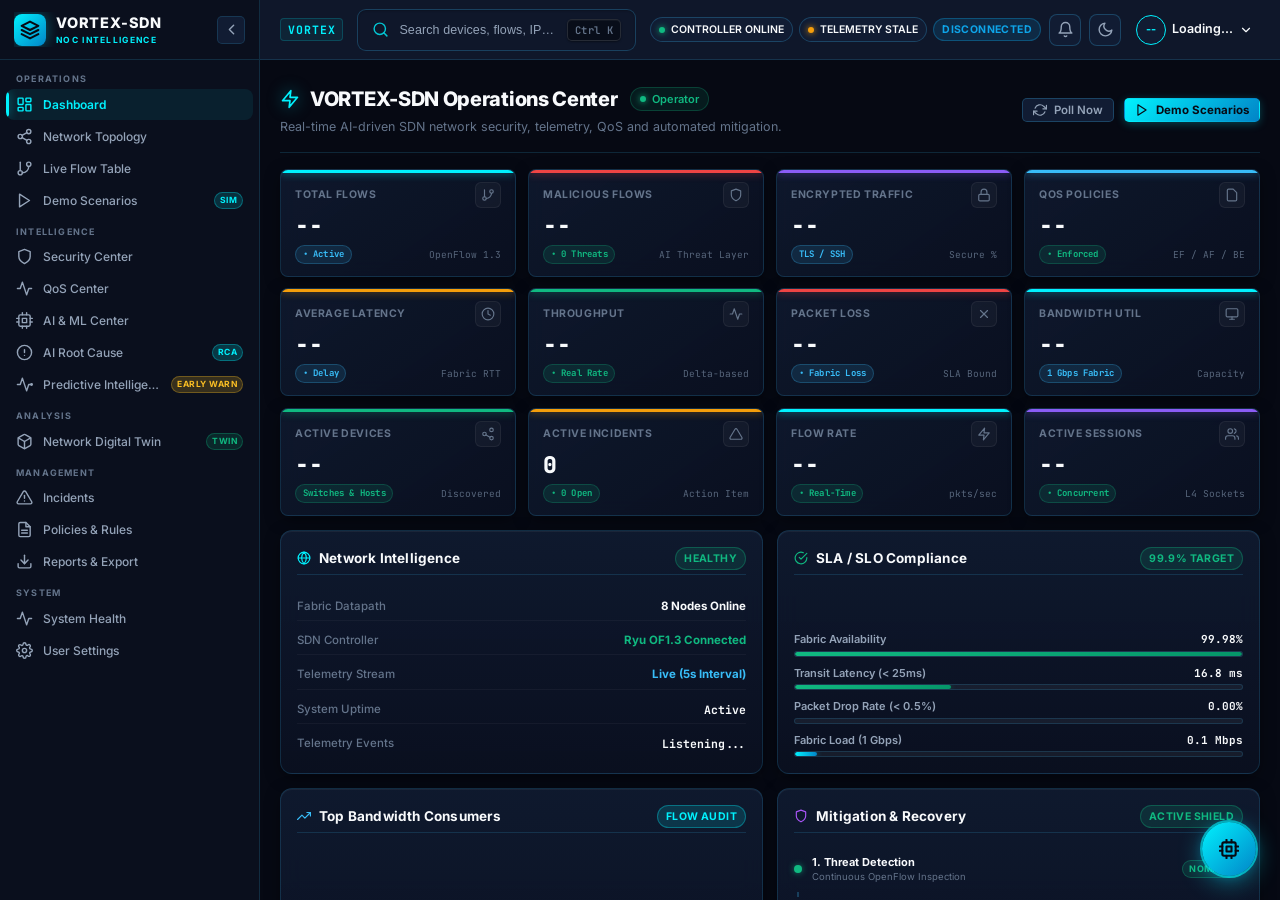
<file: frontend/index.html>
<!DOCTYPE html>
<html lang="en">
<head>
  <meta charset="UTF-8">
  <meta name="viewport" content="width=device-width, initial-scale=1.0">
  <title>VORTEX-SDN | AI-Driven SDN Controller & NOC Platform</title>
  <meta name="description" content="Enterprise AI-Driven Software-Defined Network Controller for Intelligent Security Threat Detection & QoS Management.">

  <!-- Google Fonts: Inter & JetBrains Mono -->
  <link rel="preconnect" href="https://fonts.googleapis.com">
  <link rel="preconnect" href="https://fonts.gstatic.com" crossorigin>
  <link href="https://fonts.googleapis.com/css2?family=Inter:wght@400;500;600;700;800&family=JetBrains+Mono:wght@400;500;600;700&display=swap" rel="stylesheet">

  <!-- CSS Architecture -->
  <link rel="stylesheet" href="css/variables.css">
  <link rel="stylesheet" href="css/base.css">
  <link rel="stylesheet" href="css/layout.css">
  <link rel="stylesheet" href="css/sidebar.css">
  <link rel="stylesheet" href="css/topbar.css">
  <link rel="stylesheet" href="css/cards.css">
  <link rel="stylesheet" href="css/dashboard.css">
  <link rel="stylesheet" href="css/tables.css">
  <link rel="stylesheet" href="css/charts.css">
  <link rel="stylesheet" href="css/topology.css">
  <link rel="stylesheet" href="css/modals.css">
  <link rel="stylesheet" href="css/chatbot.css">
  <link rel="stylesheet" href="css/digital_twin.css">
  <link rel="stylesheet" href="css/predictive.css">
  <link rel="stylesheet" href="css/root_cause.css">
  <link rel="stylesheet" href="css/settings.css">
  <link rel="stylesheet" href="css/responsive.css">
</head>
<body>

<div id="app-container">

  <!-- Mobile Sidebar Backdrop Overlay -->
  <div id="sidebar-backdrop"></div>

  <!-- ==================== 1. FIXED LEFT SIDEBAR (No nested scrollbar) ==================== -->
  <aside id="sidebar">
    <!-- Brand Header -->
    <div class="sidebar-brand">
      <div class="brand-logo-wrap" onclick="App.navigate('dashboard')">
        <div class="brand-icon-svg">
          <svg class="icon icon-lg" viewBox="0 0 24 24" style="color:#070a13; stroke-width:2.5;"><path d="M12 2L2 7l10 5 10-5-10-5zM2 17l10 5 10-5M2 12l10 5 10-5"/></svg>
        </div>
        <div class="brand-text">
          <span class="brand-title">VORTEX-SDN</span>
          <span class="brand-subtitle">NOC INTELLIGENCE</span>
        </div>
      </div>
      <button class="sidebar-collapse-btn" id="sidebar-collapse-btn" title="Toggle Sidebar Width">
        <svg class="icon icon-sm" viewBox="0 0 24 24"><polyline points="15 18 9 12 15 6"/></svg>
      </button>
      <button class="sidebar-close-btn mobile-only" id="mobile-sidebar-close-btn" title="Close Navigation Drawer" onclick="App.closeMobileDrawer()">
        <svg class="icon icon-sm" viewBox="0 0 24 24"><line x1="18" y1="6" x2="6" y2="18"/><line x1="6" y1="6" x2="18" y2="18"/></svg>
      </button>
    </div>

    <!-- Navigation Body (Strictly fitted to 100vh) -->
    <div class="sidebar-nav">
      
      <!-- Operations -->
      <div class="nav-section-title">Operations</div>
      <div class="nav-item active" data-view="dashboard" data-tooltip="Dashboard">
        <span class="nav-icon"><svg class="icon" viewBox="0 0 24 24"><rect x="3" y="3" width="7" height="9" rx="1"/><rect x="14" y="3" width="7" height="5" rx="1"/><rect x="14" y="12" width="7" height="9" rx="1"/><rect x="3" y="16" width="7" height="5" rx="1"/></svg></span>
        <span class="nav-label">Dashboard</span>
      </div>
      <div class="nav-item" data-view="topology" data-tooltip="Topology">
        <span class="nav-icon"><svg class="icon" viewBox="0 0 24 24"><circle cx="18" cy="5" r="3"/><circle cx="6" cy="12" r="3"/><circle cx="18" cy="19" r="3"/><line x1="8.59" y1="13.51" x2="15.42" y2="17.49"/><line x1="15.41" y1="6.51" x2="8.59" y2="10.49"/></svg></span>
        <span class="nav-label">Network Topology</span>
      </div>
      <div class="nav-item" data-view="flows" data-tooltip="Flow Table">
        <span class="nav-icon"><svg class="icon" viewBox="0 0 24 24"><line x1="6" y1="3" x2="6" y2="15"/><circle cx="18" cy="6" r="3"/><circle cx="6" cy="18" r="3"/><path d="M18 9a9 9 0 0 1-9 9"/></svg></span>
        <span class="nav-label">Live Flow Table</span>
      </div>
      <div class="nav-item" data-view="scenarios" data-tooltip="Demo Scenarios">
        <span class="nav-icon"><svg class="icon" viewBox="0 0 24 24"><polygon points="5 3 19 12 5 21 5 3"/></svg></span>
        <span class="nav-label">Demo Scenarios</span>
        <span class="nav-badge info">SIM</span>
      </div>

      <!-- Intelligence -->
      <div class="nav-section-title">Intelligence</div>
      <div class="nav-item" data-view="security" data-tooltip="Security Center">
        <span class="nav-icon"><svg class="icon" viewBox="0 0 24 24"><path d="M12 22s8-4 8-10V5l-8-3-8 3v7c0 6 8 10 8 10z"/></svg></span>
        <span class="nav-label">Security Center</span>
      </div>
      <div class="nav-item" data-view="qos" data-tooltip="QoS Center">
        <span class="nav-icon"><svg class="icon" viewBox="0 0 24 24"><polyline points="22 12 18 12 15 21 9 3 6 12 2 12"/></svg></span>
        <span class="nav-label">QoS Center</span>
      </div>
      <div class="nav-item" data-view="ai" data-tooltip="AI & ML">
        <span class="nav-icon"><svg class="icon" viewBox="0 0 24 24"><rect x="4" y="4" width="16" height="16" rx="2"/><rect x="9" y="9" width="6" height="6"/><line x1="9" y1="1" x2="9" y2="4"/><line x1="15" y1="1" x2="15" y2="4"/><line x1="9" y1="20" x2="9" y2="23"/><line x1="15" y1="20" x2="15" y2="23"/><line x1="20" y1="9" x2="23" y2="9"/><line x1="20" y1="14" x2="23" y2="14"/><line x1="1" y1="9" x2="4" y2="9"/><line x1="1" y1="14" x2="4" y2="14"/></svg></span>
        <span class="nav-label">AI & ML Center</span>
      </div>
      <div class="nav-item" data-view="root-cause" data-tooltip="AI Root Cause">
        <span class="nav-icon"><svg class="icon" viewBox="0 0 24 24"><circle cx="12" cy="12" r="10"/><line x1="12" y1="8" x2="12" y2="12"/><line x1="12" y1="16" x2="12.01" y2="16"/></svg></span>
        <span class="nav-label">AI Root Cause</span>
        <span class="nav-badge" style="background:rgba(0,242,254,0.18);color:#00f2fe;border:1px solid rgba(0,242,254,0.3);">RCA</span>
      </div>
      <div class="nav-item" data-view="predictive" data-tooltip="Predictive Intelligence">
        <span class="nav-icon"><svg class="icon" viewBox="0 0 24 24"><polyline points="22 12 18 12 15 21 9 3 6 12 2 12"/><circle cx="22" cy="12" r="1" fill="currentColor"/></svg></span>
        <span class="nav-label">Predictive Intelligence</span>
        <span class="nav-badge" style="background:rgba(251,191,36,0.18);color:#fbbf24;border:1px solid rgba(251,191,36,0.3);">EARLY WARN</span>
      </div>

      <!-- Analysis -->
      <div class="nav-section-title">Analysis</div>
      <div class="nav-item" data-view="digital-twin" data-tooltip="Network Digital Twin">
        <span class="nav-icon"><svg class="icon" viewBox="0 0 24 24"><path d="M21 16V8a2 2 0 0 0-1-1.73l-7-4a2 2 0 0 0-2 0l-7 4A2 2 0 0 0 3 8v8a2 2 0 0 0 1 1.73l7 4a2 2 0 0 0 2 0l7-4A2 2 0 0 0 21 16z"/><polyline points="3.27 6.96 12 12.01 20.73 6.96"/><line x1="12" y1="22.08" x2="12" y2="12"/></svg></span>
        <span class="nav-label">Network Digital Twin</span>
        <span class="nav-badge live">TWIN</span>
      </div>

      <!-- Management -->
      <div class="nav-section-title">Management</div>
      <div class="nav-item" data-view="incidents" data-tooltip="Incidents">
        <span class="nav-icon"><svg class="icon" viewBox="0 0 24 24"><path d="M10.29 3.86L1.82 18a2 2 0 0 0 1.71 3h16.94a2 2 0 0 0 1.71-3L13.71 3.86a2 2 0 0 0-3.42 0z"/><line x1="12" y1="9" x2="12" y2="13"/><line x1="12" y1="17" x2="12.01" y2="17"/></svg></span>
        <span class="nav-label">Incidents</span>
      </div>
      <div class="nav-item" data-view="policies" data-tooltip="Policies">
        <span class="nav-icon"><svg class="icon" viewBox="0 0 24 24"><path d="M14 2H6a2 2 0 0 0-2 2v16a2 2 0 0 0 2 2h12a2 2 0 0 0 2-2V8z"/><polyline points="14 2 14 8 20 8"/><line x1="16" y1="13" x2="8" y2="13"/><line x1="16" y1="17" x2="8" y2="17"/></svg></span>
        <span class="nav-label">Policies & Rules</span>
      </div>
      <div class="nav-item" data-view="reports" data-tooltip="Reports">
        <span class="nav-icon"><svg class="icon" viewBox="0 0 24 24"><path d="M21 15v4a2 2 0 0 1-2 2H5a2 2 0 0 1-2-2v-4"/><polyline points="7 10 12 15 17 10"/><line x1="12" y1="15" x2="12" y2="3"/></svg></span>
        <span class="nav-label">Reports & Export</span>
      </div>
      <div class="nav-item role-admin-only" data-view="audit" data-tooltip="Audit Logs" style="display:none;">
        <span class="nav-icon"><svg class="icon" viewBox="0 0 24 24"><circle cx="12" cy="12" r="10"/><polyline points="12 6 12 12 16 14"/></svg></span>
        <span class="nav-label">Audit Logs</span>
      </div>

      <!-- System -->
      <div class="nav-section-title">System</div>
      <div class="nav-item" data-view="health" data-tooltip="System Health">
        <span class="nav-icon"><svg class="icon" viewBox="0 0 24 24"><path d="M22 12h-4l-3 9L9 3l-3 9H2"/></svg></span>
        <span class="nav-label">System Health</span>
      </div>
      <div class="nav-item" data-view="settings" data-tooltip="User Settings">
        <span class="nav-icon"><svg class="icon" viewBox="0 0 24 24"><circle cx="12" cy="12" r="3"/><path d="M19.4 15a1.65 1.65 0 0 0 .33 1.82l.06.06a2 2 0 0 1 0 2.83 2 2 0 0 1-2.83 0l-.06-.06a1.65 1.65 0 0 0-1.82-.33 1.65 1.65 0 0 0-1 1.51V21a2 2 0 0 1-2 2 2 2 0 0 1-2-2v-.09A1.65 1.65 0 0 0 9 19.4a1.65 1.65 0 0 0-1.82.33l-.06.06a2 2 0 0 1-2.83 0 2 2 0 0 1 0-2.83l.06-.06a1.65 1.65 0 0 0 .33-1.82 1.65 1.65 0 0 0-1.51-1H3a2 2 0 0 1-2-2 2 2 0 0 1 2-2h.09A1.65 1.65 0 0 0 4.6 9a1.65 1.65 0 0 0-.33-1.82l-.06-.06a2 2 0 0 1 0-2.83 2 2 0 0 1 2.83 0l.06.06a1.65 1.65 0 0 0 1.82.33H9a1.65 1.65 0 0 0 1-1.51V3a2 2 0 0 1 2-2 2 2 0 0 1 2 2v.09a1.65 1.65 0 0 0 1 1.51 1.65 1.65 0 0 0 1.82-.33l.06-.06a2 2 0 0 1 2.83 0 2 2 0 0 1 0 2.83l-.06.06a1.65 1.65 0 0 0-.33 1.82V9a1.65 1.65 0 0 0 1.51 1H21a2 2 0 0 1 2 2 2 2 0 0 1-2 2h-.09a1.65 1.65 0 0 0-1.51 1z"/></svg></span>
        <span class="nav-label">User Settings</span>
      </div>

      <!-- Administration (Single-Admin Only) -->
      <div class="nav-section-title role-admin-only" style="display:none;">Administration</div>
      <div class="nav-item role-admin-only" data-view="admin-users" data-tooltip="Access Control" style="display:none;">
        <span class="nav-icon"><svg class="icon" viewBox="0 0 24 24"><path d="M17 21v-2a4 4 0 0 0-4-4H5a4 4 0 0 0-4 4v2"/><circle cx="9" cy="7" r="4"/><path d="M23 21v-2a4 4 0 0 0-3-3.87"/><path d="M16 3.13a4 4 0 0 1 0 7.75"/></svg></span>
        <span class="nav-label">Access Control</span>
        <span class="nav-badge" id="pending-requests-count-badge" style="display:none;background:rgba(239,68,68,0.2);color:#ef4444;border:1px solid rgba(239,68,68,0.4);">0</span>
      </div>

    </div>
  </aside>

  <!-- ==================== 2. MAIN VIEWPORT COLUMN ==================== -->
  <div id="main-wrapper">
    
    <!-- Topbar Header -->
    <header id="topbar">
      <div class="topbar-left">
        <button class="mobile-menu-toggle" id="mobile-menu-btn" title="Open Menu">
          <svg class="icon" viewBox="0 0 24 24"><line x1="3" y1="12" x2="21" y2="12"/><line x1="3" y1="6" x2="21" y2="6"/><line x1="3" y1="18" x2="21" y2="18"/></svg>
        </button>
        <div class="topbar-breadcrumb">
          <span class="breadcrumb-root">VORTEX</span>
          <span class="breadcrumb-separator">/</span>
          <span class="breadcrumb-current" id="topbar-breadcrumb-title">Operations Dashboard</span>
        </div>
      </div>

      <!-- Center Search Trigger -->
      <div class="topbar-center">
        <button class="search-trigger-btn" id="global-search-trigger" aria-label="Search devices, flows, IPs, policies (Ctrl + K)">
          <div class="search-trigger-content">
            <svg class="icon search-trigger-icon" viewBox="0 0 24 24"><circle cx="11" cy="11" r="8"/><line x1="21" y1="21" x2="16.65" y2="16.65"/></svg>
            <span class="search-trigger-placeholder">Search devices, flows, IPs, policies...</span>
          </div>
          <kbd class="search-shortcut-kbd">Ctrl K</kbd>
        </button>
      </div>

      <!-- Right Status Indicators & User Menu -->
      <div class="topbar-right">
        <div class="status-pill-group">
          <!-- Authenticated User Presence Status -->
          <div class="status-pill" id="status-user">
            <span class="status-dot green"></span>
            <span>USER ONLINE</span>
          </div>

          <!-- Controller Status -->
          <div class="status-pill" id="status-controller">
            <span class="status-dot green"></span>
            <span>CONTROLLER ONLINE</span>
          </div>

          <!-- Telemetry Status -->
          <div class="status-pill" id="status-telemetry">
            <span class="status-dot green"></span>
            <span>TELEMETRY LIVE</span>
          </div>

          <!-- Source Mode Badge -->
          <span class="badge badge-demo dynamic-source-mode">DEMO</span>
        </div>

        <!-- Live Clock (Local Timezone) -->
        <div class="topbar-clock" id="topbar-live-clock">--:--:--</div>

        <!-- Notification Trigger -->
        <div class="notif-btn-wrapper">
          <button class="topbar-icon-btn" onclick="Notifications.togglePopover(event)" title="Notifications">
            <svg class="icon" viewBox="0 0 24 24"><path d="M18 8A6 6 0 0 0 6 8c0 7-3 9-3 9h18s-3-2-3-9"/><path d="M13.73 21a2 2 0 0 1-3.46 0"/></svg>
            <span class="notif-badge-bubble" id="topbar-notif-badge" style="display:none;">0</span>
          </button>

          <!-- Notification Popover -->
          <div id="notif-popover">
            <div class="notif-popover-header">
              <div style="display:flex; align-items:center; gap:6px;">
                <svg class="icon icon-sm" viewBox="0 0 24 24"><path d="M18 8A6 6 0 0 0 6 8c0 7-3 9-3 9h18s-3-2-3-9"/><path d="M13.73 21a2 2 0 0 1-3.46 0"/></svg>
                <strong style="font-size:12.5px; color:var(--text-primary);">Notifications</strong>
              </div>
              <div style="display:flex; align-items:center; gap:8px;">
                <button class="notif-header-action-btn" onclick="Notifications.markAllAsRead(event)" title="Mark all notifications as read">Mark all read</button>
                <button class="btn btn-secondary btn-sm" style="padding:2px 8px; font-size:11px;" onclick="Notifications.closePopover()">Close</button>
              </div>
            </div>
            <div id="notif-popover-list"></div>
          </div>
        </div>

        <!-- Quick Theme Toggle -->
        <button class="theme-toggle-btn" id="topbar-theme-toggle-btn" onclick="Settings.toggleTheme()" title="Toggle Dark/Light Mode" aria-label="Toggle Theme">
          <svg class="icon icon-moon" viewBox="0 0 24 24"><path d="M21 12.79A9 9 0 1 1 11.21 3 7 7 0 0 0 21 12.79z"/></svg>
          <svg class="icon icon-sun" viewBox="0 0 24 24"><circle cx="12" cy="12" r="5"/><line x1="12" y1="1" x2="12" y2="3"/><line x1="12" y1="21" x2="12" y2="23"/><line x1="4.22" y1="4.22" x2="5.64" y2="5.64"/><line x1="18.36" y1="18.36" x2="19.78" y2="19.78"/><line x1="1" y1="12" x2="3" y2="12"/><line x1="21" y1="12" x2="23" y2="12"/><line x1="4.22" y1="19.78" x2="5.64" y2="18.36"/><line x1="18.36" y1="5.64" x2="19.78" y2="4.22"/></svg>
        </button>

        <!-- User Profile Dropdown Trigger -->
        <div class="profile-menu-wrapper">
          <div class="profile-trigger" id="profile-trigger-btn">
            <div class="user-avatar-circle dynamic-user-avatar">--</div>
            <span class="dynamic-user-name" style="font-size:12.5px; font-weight:600; color:var(--text-primary);">Loading...</span>
            <svg class="icon icon-sm" viewBox="0 0 24 24"><polyline points="6 9 12 15 18 9"/></svg>
          </div>

          <!-- User Profile Dropdown Menu -->
          <div id="profile-dropdown-menu">
            <div class="profile-dropdown-header">
              <div class="dropdown-user-name dynamic-user-name">Loading...</div>
              <div class="dropdown-user-email dynamic-user-email">--</div>
              <div style="margin-top:4px; display:flex; gap:6px; align-items:center;"><span class="badge badge-info dynamic-user-role">OPERATOR</span><span class="badge badge-live dynamic-user-status">ONLINE</span></div>
            </div>
            <div class="profile-dropdown-item" onclick="App.navigate('settings')">
              <svg class="icon icon-sm" viewBox="0 0 24 24"><circle cx="12" cy="12" r="3"/><path d="M19.4 15a1.65 1.65 0 0 0 .33 1.82l.06.06a2 2 0 0 1 0 2.83 2 2 0 0 1-2.83 0l-.06-.06a1.65 1.65 0 0 0-1.82-.33 1.65 1.65 0 0 0-1 1.51V21a2 2 0 0 1-2 2 2 2 0 0 1-2-2v-.09A1.65 1.65 0 0 0 9 19.4a1.65 1.65 0 0 0-1.82.33l-.06.06a2 2 0 0 1-2.83 0 2 2 0 0 1 0-2.83l.06-.06a1.65 1.65 0 0 0 .33-1.82 1.65 1.65 0 0 0-1.51-1H3a2 2 0 0 1-2-2 2 2 0 0 1 2-2h.09A1.65 1.65 0 0 0 4.6 9a1.65 1.65 0 0 0-.33-1.82l-.06-.06a2 2 0 0 1 0-2.83 2 2 0 0 1 2.83 0l.06.06a1.65 1.65 0 0 0 1.82.33H9a1.65 1.65 0 0 0 1-1.51V3a2 2 0 0 1 2-2 2 2 0 0 1 2 2v.09a1.65 1.65 0 0 0 1 1.51 1.65 1.65 0 0 0 1.82-.33l.06-.06a2 2 0 0 1 2.83 0 2 2 0 0 1 0 2.83l-.06.06a1.65 1.65 0 0 0-.33 1.82V9a1.65 1.65 0 0 0 1.51 1H21a2 2 0 0 1 2 2 2 2 0 0 1-2 2h-.09a1.65 1.65 0 0 0-1.51 1z"/></svg>
              <span>Account Settings</span>
            </div>
            <div class="profile-dropdown-item" onclick="App.navigate('health')">
              <svg class="icon icon-sm" viewBox="0 0 24 24"><path d="M22 12h-4l-3 9L9 3l-3 9H2"/></svg>
              <span>System Health</span>
            </div>
            <div class="profile-dropdown-item danger" onclick="Auth.logout()">
              <svg class="icon icon-sm" viewBox="0 0 24 24"><path d="M9 21H5a2 2 0 0 1-2-2V5a2 2 0 0 1 2-2h4"/><polyline points="16 17 21 12 16 7"/><line x1="21" y1="12" x2="9" y2="12"/></svg>
              <span>Sign Out of NOC</span>
            </div>
          </div>
        </div>
      </div>
    </header>

    <!-- Scrollable Main Viewport -->
    <main id="content-viewport">

      <!-- ==================== VIEW 1: DASHBOARD ==================== -->
      <section id="view-dashboard" class="view-section active">
        <!-- Hero Header -->
        <div class="dashboard-hero-header">
          <div class="hero-title-group">
            <div class="hero-title-badge-row">
              <h1>
                <svg class="icon icon-lg hero-brand-icon" viewBox="0 0 24 24"><polygon points="13 2 3 14 12 14 11 22 21 10 12 10 13 2"/></svg>
                <span>VORTEX-SDN Operations Center</span>
              </h1>
              <div class="hero-operator-pill">
                <span class="status-dot green"></span>
                <span id="hero-welcome-username" class="dynamic-user-name">Operator</span>
              </div>
            </div>
            <p class="hero-subtitle">Real-time AI-driven SDN network security, telemetry, QoS and automated mitigation.</p>
          </div>
          <div class="hero-controls">
            <button class="btn btn-secondary btn-sm" onclick="Telemetry.pollNow()" title="Poll datapath immediately">
              <svg class="icon icon-sm" viewBox="0 0 24 24"><polyline points="23 4 23 10 17 10"/><polyline points="1 20 1 14 7 14"/><path d="M3.51 9a9 9 0 0 1 14.85-3.36L23 10M1 14l4.64 4.36A9 9 0 0 0 20.49 15"/></svg>
              <span>Poll Now</span>
            </button>
            <button class="btn btn-primary btn-sm" onclick="App.navigate('scenarios')" title="Launch simulation scenarios">
              <svg class="icon icon-sm" viewBox="0 0 24 24"><polygon points="5 3 19 12 5 21 5 3"/></svg>
              <span>Demo Scenarios</span>
            </button>
          </div>
        </div>

        <!-- Active Threat Warning Banner (Hidden by default) -->
        <div id="dashboard-threat-alert" class="scenario-banner" style="display:none;"></div>

        <!-- 12 KPI Cards Grid (Enterprise NOC Metrics Strip) -->
        <div class="kpi-grid">
          <!-- 1. Total Flows -->
          <div class="kpi-card cyan">
            <div class="kpi-top">
              <span class="kpi-label">Total Flows</span>
              <span class="kpi-icon"><svg class="icon icon-sm" viewBox="0 0 24 24"><line x1="6" y1="3" x2="6" y2="15"/><circle cx="18" cy="6" r="3"/><circle cx="6" cy="18" r="3"/><path d="M18 9a9 9 0 0 1-9 9"/></svg></span>
            </div>
            <div class="kpi-value" id="kpi-total-flows">--</div>
            <div class="kpi-bottom"><span class="kpi-trend neutral" id="kpi-trend-total-flows">&bull; Active</span><span class="kpi-updated">OpenFlow 1.3</span></div>
          </div>

          <!-- 2. Malicious Flows -->
          <div class="kpi-card red">
            <div class="kpi-top">
              <span class="kpi-label">Malicious Flows</span>
              <span class="kpi-icon"><svg class="icon icon-sm" viewBox="0 0 24 24"><path d="M12 22s8-4 8-10V5l-8-3-8 3v7c0 6 8 10 8 10z"/></svg></span>
            </div>
            <div class="kpi-value" id="kpi-malicious-flows">--</div>
            <div class="kpi-bottom"><span class="kpi-trend up" id="kpi-trend-malicious-flows">&bull; 0 Threats</span><span class="kpi-updated">AI Threat Layer</span></div>
          </div>

          <!-- 3. Encrypted Traffic -->
          <div class="kpi-card purple">
            <div class="kpi-top">
              <span class="kpi-label">Encrypted Traffic</span>
              <span class="kpi-icon"><svg class="icon icon-sm" viewBox="0 0 24 24"><rect x="3" y="11" width="18" height="11" rx="2" ry="2"/><path d="M7 11V7a5 5 0 0 1 10 0v4"/></svg></span>
            </div>
            <div class="kpi-value" id="kpi-encrypted-traffic">--</div>
            <div class="kpi-bottom"><span class="kpi-trend neutral" id="kpi-trend-encrypted-traffic">TLS / SSH</span><span class="kpi-updated">Secure %</span></div>
          </div>

          <!-- 4. QoS Policies Active -->
          <div class="kpi-card blue">
            <div class="kpi-top">
              <span class="kpi-label">QoS Policies</span>
              <span class="kpi-icon"><svg class="icon icon-sm" viewBox="0 0 24 24"><path d="M14 2H6a2 2 0 0 0-2 2v16a2 2 0 0 0 2 2h12a2 2 0 0 0 2-2V8z"/></svg></span>
            </div>
            <div class="kpi-value" id="kpi-qos-policies">--</div>
            <div class="kpi-bottom"><span class="kpi-trend up" id="kpi-trend-qos-policies">&bull; Enforced</span><span class="kpi-updated">EF / AF / BE</span></div>
          </div>

          <!-- 5. Average Latency -->
          <div class="kpi-card yellow">
            <div class="kpi-top">
              <span class="kpi-label">Average Latency</span>
              <span class="kpi-icon"><svg class="icon icon-sm" viewBox="0 0 24 24"><circle cx="12" cy="12" r="10"/><polyline points="12 6 12 12 16 14"/></svg></span>
            </div>
            <div class="kpi-value" id="kpi-avg-latency">--</div>
            <div class="kpi-bottom"><span class="kpi-trend neutral" id="kpi-trend-avg-latency">&bull; Delay</span><span class="kpi-updated">Fabric RTT</span></div>
          </div>

          <!-- 6. Throughput -->
          <div class="kpi-card green">
            <div class="kpi-top">
              <span class="kpi-label">Throughput</span>
              <span class="kpi-icon"><svg class="icon icon-sm" viewBox="0 0 24 24"><polyline points="22 12 18 12 15 21 9 3 6 12 2 12"/></svg></span>
            </div>
            <div class="kpi-value" id="kpi-throughput">--</div>
            <div class="kpi-bottom"><span class="kpi-trend up" id="kpi-trend-throughput">&bull; Real Rate</span><span class="kpi-updated">Delta-based</span></div>
          </div>

          <!-- 7. Packet Loss -->
          <div class="kpi-card red">
            <div class="kpi-top">
              <span class="kpi-label">Packet Loss</span>
              <span class="kpi-icon"><svg class="icon icon-sm" viewBox="0 0 24 24"><line x1="18" y1="6" x2="6" y2="18"/><line x1="6" y1="6" x2="18" y2="18"/></svg></span>
            </div>
            <div class="kpi-value" id="kpi-packet-loss">--</div>
            <div class="kpi-bottom"><span class="kpi-trend neutral" id="kpi-trend-packet-loss">&bull; Fabric Loss</span><span class="kpi-updated">SLA Bound</span></div>
          </div>

          <!-- 8. Bandwidth Utilization -->
          <div class="kpi-card cyan">
            <div class="kpi-top">
              <span class="kpi-label">Bandwidth Util</span>
              <span class="kpi-icon"><svg class="icon icon-sm" viewBox="0 0 24 24"><rect x="2" y="3" width="20" height="14" rx="2" ry="2"/><line x1="8" y1="21" x2="16" y2="21"/><line x1="12" y1="17" x2="12" y2="21"/></svg></span>
            </div>
            <div class="kpi-value" id="kpi-bw-utilization">--</div>
            <div class="kpi-bottom"><span class="kpi-trend neutral" id="kpi-trend-bw-utilization">1 Gbps Fabric</span><span class="kpi-updated">Capacity</span></div>
          </div>

          <!-- 9. Active Devices -->
          <div class="kpi-card green">
            <div class="kpi-top">
              <span class="kpi-label">Active Devices</span>
              <span class="kpi-icon"><svg class="icon icon-sm" viewBox="0 0 24 24"><circle cx="18" cy="5" r="3"/><circle cx="6" cy="12" r="3"/><circle cx="18" cy="19" r="3"/><line x1="8.59" y1="13.51" x2="15.42" y2="17.49"/></svg></span>
            </div>
            <div class="kpi-value" id="kpi-active-devices">--</div>
            <div class="kpi-bottom"><span class="kpi-trend up" id="kpi-trend-active-devices">Switches & Hosts</span><span class="kpi-updated">Discovered</span></div>
          </div>

          <!-- 10. Active Incidents -->
          <div class="kpi-card yellow">
            <div class="kpi-top">
              <span class="kpi-label">Active Incidents</span>
              <span class="kpi-icon"><svg class="icon icon-sm" viewBox="0 0 24 24"><path d="M10.29 3.86L1.82 18a2 2 0 0 0 1.71 3h16.94a2 2 0 0 0 1.71-3L13.71 3.86a2 2 0 0 0-3.42 0z"/></svg></span>
            </div>
            <div class="kpi-value" id="kpi-active-incidents">0</div>
            <div class="kpi-bottom"><span class="kpi-trend up" id="kpi-trend-active-incidents">&bull; 0 Open</span><span class="kpi-updated">Action Item</span></div>
          </div>

          <!-- 11. Flow Rate -->
          <div class="kpi-card cyan">
            <div class="kpi-top">
              <span class="kpi-label">Flow Rate</span>
              <span class="kpi-icon"><svg class="icon icon-sm" viewBox="0 0 24 24"><polygon points="13 2 3 14 12 14 11 22 21 10 12 10 13 2"/></svg></span>
            </div>
            <div class="kpi-value" id="kpi-flow-rate">--</div>
            <div class="kpi-bottom"><span class="kpi-trend up" id="kpi-trend-flow-rate">&bull; Real-Time</span><span class="kpi-updated">pkts/sec</span></div>
          </div>

          <!-- 12. Active Sessions -->
          <div class="kpi-card purple">
            <div class="kpi-top">
              <span class="kpi-label">Active Sessions</span>
              <span class="kpi-icon"><svg class="icon icon-sm" viewBox="0 0 24 24"><path d="M17 21v-2a4 4 0 0 0-4-4H5a4 4 0 0 0-4 4v2"/><circle cx="9" cy="7" r="4"/><path d="M23 21v-2a4 4 0 0 0-3-3.87"/><path d="M16 3.13a4 4 0 0 1 0 7.75"/></svg></span>
            </div>
            <div class="kpi-value" id="kpi-active-sessions">--</div>
            <div class="kpi-bottom"><span class="kpi-trend up" id="kpi-trend-active-sessions">&bull; Concurrent</span><span class="kpi-updated">L4 Sockets</span></div>
          </div>
        </div>

        <!-- Mid Section: Operational Intelligence, SLA, Bandwidth & Mitigation Pipeline (Sections 6-9) -->
        <div class="dashboard-ops-quad">
          <!-- 1. Network Intelligence Snapshot -->
          <div class="card card-ops" id="card-ops-intelligence">
            <div class="card-header">
              <div class="card-title">
                <svg class="icon icon-sm" style="color:var(--accent-cyan);" viewBox="0 0 24 24"><circle cx="12" cy="12" r="10"/><path d="M12 2a14.5 14.5 0 0 0 0 20 14.5 14.5 0 0 0 0-20"/><path d="M2 12h20"/></svg>
                <span>Network Intelligence</span>
              </div>
              <span class="badge badge-live" id="ops-net-status">HEALTHY</span>
            </div>
            <div class="ops-list">
              <div class="ops-list-item">
                <span class="ops-label">Fabric Datapath</span>
                <span class="ops-val" id="ops-active-dev">8 Nodes Online</span>
              </div>
              <div class="ops-list-item">
                <span class="ops-label">SDN Controller</span>
                <span class="ops-val" id="ops-ctl-status" style="color:var(--status-success);">Ryu OF1.3 Connected</span>
              </div>
              <div class="ops-list-item">
                <span class="ops-label">Telemetry Stream</span>
                <span class="ops-val" id="ops-tel-status" style="color:var(--accent-azure);">Live (5s Interval)</span>
              </div>
              <div class="ops-list-item">
                <span class="ops-label">System Uptime</span>
                <span class="ops-val mono" id="ops-uptime">Active</span>
              </div>
              <div class="ops-list-item">
                <span class="ops-label">Telemetry Events</span>
                <span class="ops-val mono" id="ops-events-count">Listening...</span>
              </div>
            </div>
          </div>

          <!-- 2. SLA / SLO Compliance -->
          <div class="card card-ops" id="card-ops-sla">
            <div class="card-header">
              <div class="card-title">
                <svg class="icon icon-sm" style="color:var(--status-success);" viewBox="0 0 24 24"><path d="M22 11.08V12a10 10 0 1 1-5.93-9.14"/><polyline points="22 4 12 14.01 9 11.01"/></svg>
                <span>SLA / SLO Compliance</span>
              </div>
              <span class="badge badge-live">99.9% TARGET</span>
            </div>
            <div class="sla-metrics-list">
              <!-- Availability -->
              <div class="sla-metric-row">
                <div class="sla-header">
                  <span>Fabric Availability</span>
                  <span class="sla-val mono" id="sla-avail-val">99.98%</span>
                </div>
                <div class="sla-bar-track">
                  <div class="sla-bar-fill green" id="sla-avail-bar" style="width: 99.98%;"></div>
                </div>
              </div>
              <!-- Latency SLA -->
              <div class="sla-metric-row">
                <div class="sla-header">
                  <span>Transit Latency (&lt; 25ms)</span>
                  <span class="sla-val mono" id="sla-lat-val">16.8 ms</span>
                </div>
                <div class="sla-bar-track">
                  <div class="sla-bar-fill green" id="sla-lat-bar" style="width: 35%;"></div>
                </div>
              </div>
              <!-- Packet Loss SLA -->
              <div class="sla-metric-row">
                <div class="sla-header">
                  <span>Packet Drop Rate (&lt; 0.5%)</span>
                  <span class="sla-val mono" id="sla-loss-val">0.00%</span>
                </div>
                <div class="sla-bar-track">
                  <div class="sla-bar-fill green" id="sla-loss-bar" style="width: 0%;"></div>
                </div>
              </div>
              <!-- Throughput Capacity -->
              <div class="sla-metric-row">
                <div class="sla-header">
                  <span>Fabric Load (1 Gbps)</span>
                  <span class="sla-val mono" id="sla-tp-val">0.1 Mbps</span>
                </div>
                <div class="sla-bar-track">
                  <div class="sla-bar-fill cyan" id="sla-tp-bar" style="width: 5%;"></div>
                </div>
              </div>
            </div>
          </div>

          <!-- 3. Top Bandwidth Consumers -->
          <div class="card card-ops" id="card-ops-bandwidth">
            <div class="card-header">
              <div class="card-title">
                <svg class="icon icon-sm" style="color:var(--accent-azure);" viewBox="0 0 24 24"><polyline points="23 6 13.5 15.5 8.5 10.5 1 18"/><polyline points="17 6 23 6 23 12"/></svg>
                <span>Top Bandwidth Consumers</span>
              </div>
              <span class="badge badge-info">FLOW AUDIT</span>
            </div>
            <div class="table-responsive-wrapper" style="max-height: 180px; overflow-y: auto;">
              <table class="vortex-table compact-table">
                <thead>
                  <tr>
                    <th>#</th>
                    <th>Flow Path</th>
                    <th>Proto</th>
                    <th style="text-align:right;">Traffic</th>
                  </tr>
                </thead>
                <tbody id="dashboard-top-consumers-tbody">
                  <tr><td colspan="4" style="text-align:center; color:#64748b; padding:12px;">Monitoring datapath flows...</td></tr>
                </tbody>
              </table>
            </div>
          </div>

          <!-- 4. Mitigation & Recovery Pipeline -->
          <div class="card card-ops" id="card-ops-mitigation">
            <div class="card-header">
              <div class="card-title">
                <svg class="icon icon-sm" style="color:var(--accent-violet);" viewBox="0 0 24 24"><path d="M12 22s8-4 8-10V5l-8-3-8 3v7c0 6 8 10 8 10z"/></svg>
                <span>Mitigation &amp; Recovery</span>
              </div>
              <span class="badge badge-live" id="pipe-overall-badge">ACTIVE SHIELD</span>
            </div>
            <div class="mitigation-pipeline">
              <div class="pipe-step">
                <div class="pipe-dot green" id="pipe-dot-1"></div>
                <div class="pipe-info">
                  <div class="pipe-title">1. Threat Detection</div>
                  <div class="pipe-desc" id="pipe-detect-val">Continuous OpenFlow Inspection</div>
                </div>
                <span class="badge badge-live pipe-badge" id="pipe-detect-badge">NOMINAL</span>
              </div>
              <div class="pipe-connector"></div>
              <div class="pipe-step">
                <div class="pipe-dot cyan" id="pipe-dot-2"></div>
                <div class="pipe-info">
                  <div class="pipe-title">2. Flow Mitigation</div>
                  <div class="pipe-desc" id="pipe-mitigate-val">Zero-Day Auto Drop Engine</div>
                </div>
                <span class="badge badge-info pipe-badge" id="pipe-mitigate-badge">READY</span>
              </div>
              <div class="pipe-connector"></div>
              <div class="pipe-step">
                <div class="pipe-dot azure" id="pipe-dot-3"></div>
                <div class="pipe-info">
                  <div class="pipe-title">3. Traffic Recovery</div>
                  <div class="pipe-desc" id="pipe-recovery-val">Dynamic Alternate Routing</div>
                </div>
                <span class="badge badge-live pipe-badge" id="pipe-recovery-badge">NORMAL</span>
              </div>
              <div class="pipe-connector"></div>
              <div class="pipe-step">
                <div class="pipe-dot green" id="pipe-dot-4"></div>
                <div class="pipe-info">
                  <div class="pipe-title">4. Network Integrity</div>
                  <div class="pipe-desc" id="pipe-status-val">SLA Thresholds Fully Preserved</div>
                </div>
                <span class="badge badge-live pipe-badge" id="pipe-status-badge">STABLE</span>
              </div>
            </div>
          </div>
        </div>

        <!-- Middle Section: Real-time Traffic Monitor & Health Radial Gauges -->
        <div class="dashboard-grid-row">
          <!-- Left: Real-Time Traffic Monitor Chart -->
          <div class="card" id="card-traffic-monitor">
            <div class="card-header">
              <div class="card-title">
                <svg class="icon icon-sm" viewBox="0 0 24 24"><polyline points="22 12 18 12 15 21 9 3 6 12 2 12"/></svg>
                <span>Real-Time Traffic & Latency Monitor</span>
              </div>
              <div class="card-actions" style="display: flex; align-items: center; gap: 8px;">
                <span class="badge badge-live" id="chart-telemetry-badge">● LIVE TELEMETRY</span>
                <span class="chart-time-pill" id="chart-latest-timestamp">Waiting for stream...</span>
              </div>
            </div>
            <div class="chart-wrapper" style="position: relative;">
              <canvas id="dashboard-traffic-chart" class="chart-canvas"></canvas>
              <div id="chart-tooltip" class="chart-tooltip" style="display: none;"></div>
            </div>
            <div class="chart-legend">
              <div class="legend-item"><span class="legend-bar" style="background: linear-gradient(180deg, #00f2fe 0%, #0284c7 100%); box-shadow: 0 0 6px rgba(0, 242, 254, 0.4);"></span> Throughput (Mbps)</div>
              <div class="legend-item"><span class="legend-line" style="background:#f59e0b; box-shadow: 0 0 6px rgba(245, 158, 11, 0.6);"></span> Latency (ms)</div>
              <div class="chart-scale-labels" style="margin-left: auto; display: flex; gap: 12px; font-size: 10.5px; color: var(--text-muted); font-family: var(--font-mono);">
                <span style="color: #00f2fe; opacity: 0.9;">▲ Left: Throughput (Mbps)</span>
                <span style="color: #f59e0b; opacity: 0.9;">▲ Right: Latency (ms)</span>
              </div>
            </div>
          </div>

          <!-- Right: Radial Health Score Gauges -->
          <div class="card" id="card-composite-health">
            <div class="card-header">
              <div class="card-title">
                <svg class="icon icon-sm" viewBox="0 0 24 24"><path d="M22 12h-4l-3 9L9 3l-3 9H2"/></svg>
                <span>Composite Health Indices</span>
              </div>
              <div class="card-actions">
                <span class="badge badge-live" id="health-status-badge">● LIVE</span>
              </div>
            </div>
            <div class="health-gauges-wrapper" style="display: flex; flex-direction: column; gap: 8px;">
              <div id="gauge-network-health" class="gauge-container gauge-hero"></div>
              <div style="display: grid; grid-template-columns: 1fr 1fr; gap: 6px;">
                <div id="gauge-security-health" class="gauge-container gauge-secondary"></div>
                <div id="gauge-qos-health" class="gauge-container gauge-secondary"></div>
              </div>
            </div>
            <div class="health-card-footer" style="margin-top: 8px; padding-top: 6px; border-top: 1px solid var(--border-subtle); display: flex; justify-content: space-between; font-size: 10px; color: var(--text-muted); font-family: var(--font-mono);">
              <span>Fabric Telemetry</span>
              <span id="health-last-update">Waiting for sample...</span>
            </div>
          </div>
        </div>

        <!-- Intelligence, Incidents & Capacity Tri-Grid (Sections 12-14) -->
        <div class="dashboard-grid-tri">
          <!-- 1. AI Network Recommendations -->
          <div class="card card-intel" id="card-ai-recommendations">
            <div class="card-header">
              <div class="card-title">
                <svg class="icon icon-sm" style="color:var(--accent-cyan);" viewBox="0 0 24 24"><path d="M21 16V8a2 2 0 0 0-1-1.73l-7-4a2 2 0 0 0-2 0l-7 4A2 2 0 0 0 3 8v8a2 2 0 0 0 1 1.73l7 4a2 2 0 0 0 2 0l7-4A2 2 0 0 0 21 16z"/></svg>
                <span>AI Network Recommendations</span>
              </div>
              <span class="badge badge-live" id="rec-badge">OPTIMAL</span>
            </div>
            <div class="intel-body">
              <div class="rec-card-content">
                <div class="rec-header">
                  <strong id="rec-title">Datapath Optimization: Optimal Route</strong>
                  <span class="rec-time mono" id="rec-timestamp">Just now</span>
                </div>
                <p id="rec-explanation" class="rec-desc">All fabric switches operating under nominal load. AI predictive model forecasts 99.98% compliance over next 15 minutes.</p>
              </div>
              <div class="intel-actions">
                <button class="btn btn-secondary btn-sm" onclick="App.navigate('root-cause')">View Analysis</button>
                <button class="btn btn-primary btn-sm" onclick="App.navigate('policies')">Apply Recommendation</button>
              </div>
            </div>
          </div>

          <!-- 2. Recent Incident Timeline -->
          <div class="card card-intel" id="card-incident-timeline">
            <div class="card-header">
              <div class="card-title">
                <svg class="icon icon-sm" style="color:var(--status-warning);" viewBox="0 0 24 24"><path d="M10.29 3.86L1.82 18a2 2 0 0 0 1.71 3h16.94a2 2 0 0 0 1.71-3L13.71 3.86a2 2 0 0 0-3.42 0z"/><line x1="12" y1="9" x2="12" y2="13"/><line x1="12" y1="17" x2="12.01" y2="17"/></svg>
                <span>Recent Incident Timeline</span>
              </div>
              <span class="badge badge-live" id="timeline-status-badge">CLEAR</span>
            </div>
            <div class="timeline-container" id="dashboard-incident-timeline">
              <!-- Dynamically populated from incidents / nominal state -->
            </div>
          </div>

          <!-- 3. Network Capacity Forecast -->
          <div class="card card-intel" id="card-capacity-forecast">
            <div class="card-header">
              <div class="card-title">
                <svg class="icon icon-sm" style="color:#fbbf24;" viewBox="0 0 24 24"><polyline points="22 12 18 12 15 21 9 3 6 12 2 12"/></svg>
                <span>Network Capacity Forecast</span>
              </div>
              <span class="badge badge-demo" id="cap-badge">PREDICTIVE</span>
            </div>
            <div class="capacity-body">
              <div class="capacity-stats-grid">
                <div class="cap-stat-box">
                  <span class="cap-stat-label">Current Load</span>
                  <span class="cap-stat-val mono" id="cap-cur-val">0.0%</span>
                </div>
                <div class="cap-stat-box">
                  <span class="cap-stat-label">+5 Min</span>
                  <span class="cap-stat-val mono" id="cap-5m-val">1.2%</span>
                </div>
                <div class="cap-stat-box">
                  <span class="cap-stat-label">+15 Min</span>
                  <span class="cap-stat-val mono" id="cap-15m-val">2.5%</span>
                </div>
                <div class="cap-stat-box">
                  <span class="cap-stat-label">+30 Min</span>
                  <span class="cap-stat-val mono" id="cap-30m-val">1.8%</span>
                </div>
              </div>
              <div class="capacity-bars-wrapper">
                <div class="cap-bar-item">
                  <div class="cap-bar-hdr"><span>Short-Term Projection (Next 15m)</span><span id="cap-risk-label" class="badge badge-live" style="font-size:9px; padding:1px 5px;">LOW RISK</span></div>
                  <div class="sla-bar-track">
                    <div class="sla-bar-fill cyan" id="cap-forecast-bar" style="width: 12%;"></div>
                  </div>
                </div>
              </div>
              <div class="intel-actions" style="margin-top:auto;">
                <button class="btn btn-secondary btn-sm" style="width:100%; justify-content:center;" onclick="App.navigate('predictive')">Explore Forecast Model</button>
              </div>
            </div>
          </div>
        </div>

        <!-- Lower Section 1: Streaming OpenFlow Telemetry & Live Network Events Stream -->
        <div class="dashboard-grid-row">
          <!-- Left: Recent Live Flow Table -->
          <div class="card" id="card-streaming-flows">
            <div class="card-header">
              <div class="card-title">
                <svg class="icon icon-sm" viewBox="0 0 24 24"><line x1="6" y1="3" x2="6" y2="15"/><circle cx="18" cy="6" r="3"/><circle cx="6" cy="18" r="3"/><path d="M18 9a9 9 0 0 1-9 9"/></svg>
                <span>Streaming OpenFlow Telemetry</span>
              </div>
              <button class="btn btn-secondary btn-sm" onclick="App.navigate('flows')">View All Flows</button>
            </div>
            <div class="table-responsive-wrapper">
              <table class="vortex-table">
                <thead>
                  <tr>
                    <th>Flow ID</th>
                    <th>Source</th>
                    <th>Destination</th>
                    <th>Proto</th>
                    <th>Rate</th>
                    <th>QoS Class</th>
                    <th>Threat</th>
                  </tr>
                </thead>
                <tbody id="dashboard-recent-flows-tbody">
                  <tr><td colspan="7" style="text-align: center; color: #64748b; padding: 18px;">Streaming active telemetry...</td></tr>
                </tbody>
              </table>
            </div>
          </div>

          <!-- Right: Live Network Events Stream -->
          <div class="card" id="card-live-events">
            <div class="card-header">
              <div class="card-title">
                <svg class="icon icon-sm" viewBox="0 0 24 24" style="color:var(--accent-cyan);"><polygon points="13 2 3 14 12 14 11 22 21 10 12 10 13 2"/></svg>
                <span>Live Network Events</span>
              </div>
              <div class="card-actions">
                <span class="badge badge-live" id="events-live-badge">● LIVE STREAM</span>
                <span class="chart-time-pill" id="events-stream-status">Active</span>
              </div>
            </div>
            <!-- Event Stream Filter Pills -->
            <div class="event-filter-bar">
              <button class="event-filter-pill active" data-filter="ALL">All</button>
              <button class="event-filter-pill" data-filter="SECURITY">Security</button>
              <button class="event-filter-pill" data-filter="QOS">QoS</button>
              <button class="event-filter-pill" data-filter="TELEMETRY">Telemetry</button>
            </div>
            <div class="live-events-scroll-wrapper">
              <div id="dashboard-live-events-list" class="live-events-list">
                <!-- Dynamically populated from real-time events -->
              </div>
            </div>
          </div>
        </div>

        <!-- Lower Section 2: Traffic Application Category Distribution -->
        <div class="dashboard-grid-row" style="grid-template-columns: 1fr; margin-top: 14px;">
          <div class="card">
            <div class="card-header">
              <div class="card-title">
                <svg class="icon icon-sm" viewBox="0 0 24 24"><rect x="3" y="3" width="7" height="9" rx="1"/><rect x="14" y="3" width="7" height="5" rx="1"/></svg>
                <span>Traffic Application Classification & Queue Distribution (QoS)</span>
              </div>
              <button class="btn btn-secondary btn-sm" onclick="App.navigate('qos')">Manage QoS Policies</button>
            </div>
            <div id="dashboard-traffic-dist" style="padding: 6px 0;"></div>
          </div>
        </div>

        <!-- Lower Section 3: Advanced Intelligence Layer Widgets -->
        <div class="dashboard-grid-row" style="grid-template-columns: repeat(auto-fit, minmax(280px, 1fr)); margin-top: 14px; gap: 14px;">
          <!-- Widget 1: AI Root Cause -->
          <div class="card" id="dash-widget-rca" style="padding: 16px; display:flex; flex-direction:column; justify-content:space-between;">
            <div>
              <div style="display:flex; justify-content:space-between; align-items:center; margin-bottom: 8px;">
                <div style="display:flex; align-items:center; gap:8px; font-weight:700; font-size:12px; color:var(--text-muted); text-transform:uppercase; letter-spacing:0.5px;">
                  <svg class="icon icon-sm" style="color:var(--accent-cyan);" viewBox="0 0 24 24"><circle cx="12" cy="12" r="10"/><line x1="12" y1="8" x2="12" y2="12"/><line x1="12" y1="16" x2="12.01" y2="16"/></svg>
                  <span>AI ROOT CAUSE</span>
                </div>
                <span class="badge badge-live" id="dash-rca-badge">STABLE</span>
              </div>
              <div style="font-size:15px; font-weight:700; color:var(--text-primary); margin-bottom:4px;" id="dash-rca-title">1 active root cause detected</div>
              <div style="font-size:11.5px; color:var(--text-muted); line-height:1.4;" id="dash-rca-desc">Correlated datapath telemetry and anomaly diagnosis.</div>
            </div>
            <div style="margin-top:14px;">
              <button class="btn btn-secondary btn-sm" style="width:100%; justify-content:center;" onclick="App.navigate('root-cause')">View Analysis</button>
            </div>
          </div>

          <!-- Widget 2: Predictive Health -->
          <div class="card" id="dash-widget-pred" style="padding: 16px; display:flex; flex-direction:column; justify-content:space-between;">
            <div>
              <div style="display:flex; justify-content:space-between; align-items:center; margin-bottom: 8px;">
                <div style="display:flex; align-items:center; gap:8px; font-weight:700; font-size:12px; color:var(--text-muted); text-transform:uppercase; letter-spacing:0.5px;">
                  <svg class="icon icon-sm" style="color:#fbbf24;" viewBox="0 0 24 24"><polyline points="22 12 18 12 15 21 9 3 6 12 2 12"/></svg>
                  <span>PREDICTIVE HEALTH</span>
                </div>
                <span class="badge badge-demo" id="dash-pred-badge">FORECAST</span>
              </div>
              <div style="font-size:16px; font-weight:700; color:var(--text-primary); margin-bottom:4px;">
                <span id="dash-pred-cur">94.2%</span> <span style="color:var(--accent-cyan); margin:0 4px;">&rarr;</span> <span id="dash-pred-fc" style="color:#fbbf24;">91.8% predicted</span>
              </div>
              <div style="font-size:11.5px; color:var(--text-muted); line-height:1.4;" id="dash-pred-desc">Risk Level: MEDIUM &bull; Confidence 91%</div>
            </div>
            <div style="margin-top:14px;">
              <button class="btn btn-secondary btn-sm" style="width:100%; justify-content:center;" onclick="App.navigate('predictive')">View Forecast</button>
            </div>
          </div>

          <!-- Widget 3: Digital Twin -->
          <div class="card" id="dash-widget-twin" style="padding: 16px; display:flex; flex-direction:column; justify-content:space-between;">
            <div>
              <div style="display:flex; justify-content:space-between; align-items:center; margin-bottom: 8px;">
                <div style="display:flex; align-items:center; gap:8px; font-weight:700; font-size:12px; color:var(--text-muted); text-transform:uppercase; letter-spacing:0.5px;">
                  <svg class="icon icon-sm" style="color:#a78bfa;" viewBox="0 0 24 24"><path d="M21 16V8a2 2 0 0 0-1-1.73l-7-4a2 2 0 0 0-2 0l-7 4A2 2 0 0 0 3 8v8a2 2 0 0 0 1 1.73l7 4a2 2 0 0 0 2 0l7-4A2 2 0 0 0 21 16z"/></svg>
                  <span>DIGITAL TWIN</span>
                </div>
                <span class="badge badge-live" id="dash-twin-badge">SYNCHRONIZED</span>
              </div>
              <div style="font-size:14.5px; font-weight:700; color:var(--text-primary); margin-bottom:4px;" id="dash-twin-status">Last Simulation: S3 failure</div>
              <div style="font-size:11.5px; color:var(--text-muted); line-height:1.4;" id="dash-twin-subtext">Safe in-memory sandbox ready for 8 failure scenarios.</div>
            </div>
            <div style="margin-top:14px;">
              <button class="btn btn-secondary btn-sm" style="width:100%; justify-content:center;" onclick="App.navigate('digital-twin')">Open Digital Twin</button>
            </div>
          </div>
        </div>

        <!-- App Footer -->
        <footer class="app-footer">
          <div>VORTEX-SDN &bull; AI-Driven SDN Control & Intelligence &bull; System v2.0</div>
          <div>OpenFlow 1.3 Datapath &bull; Ryu Protocol Connected</div>
        </footer>
      </section>

      <!-- ==================== VIEW 2: TOPOLOGY ==================== -->
      <section id="view-topology" class="view-section">
        <div class="dashboard-hero-header">
          <div class="hero-title-group">
            <h1>
              <svg class="icon icon-lg" viewBox="0 0 24 24"><circle cx="18" cy="5" r="3"/><circle cx="6" cy="12" r="3"/><circle cx="18" cy="19" r="3"/><line x1="8.59" y1="13.51" x2="15.42" y2="17.49"/></svg>
              <span>Network Topology Map</span>
            </h1>
            <p>Discovered OpenFlow 1.3 datapaths, mesh interconnects, live traffic flow particles, and device metrics.</p>
          </div>
          <div style="display: flex; align-items: center; gap: 10px;">
            <span class="badge badge-live" id="topo-status-badge">● LIVE TOPOLOGY</span>
            <button class="btn btn-secondary btn-sm" onclick="Topology.fetchTopology()">
              <svg class="icon icon-sm" viewBox="0 0 24 24"><polyline points="23 4 23 10 17 10"/><polyline points="1 20 1 14 7 14"/><path d="M3.51 9a9 9 0 0 1 14.85-3.36L23 10M1 14l4.64 4.36A9 9 0 0 0 20.49 15"/></svg>
              <span>Refresh Graph</span>
            </button>
          </div>
        </div>

        <div class="topology-viewport-card">
          <canvas id="topology-canvas"></canvas>

          <!-- Top Overlay Controls Toolbar -->
          <div class="topo-controls-overlay">
            <div class="topo-toolbar-group">
              <button class="topo-btn" id="topo-btn-zoom-in" onclick="Topology.zoomIn()" title="Zoom In (+)">
                <svg class="icon icon-sm" viewBox="0 0 24 24"><circle cx="11" cy="11" r="8"/><line x1="21" y1="21" x2="16.65" y2="16.65"/><line x1="11" y1="8" x2="11" y2="14"/><line x1="8" y1="11" x2="14" y2="11"/></svg>
              </button>
              <button class="topo-btn" id="topo-btn-zoom-out" onclick="Topology.zoomOut()" title="Zoom Out (-)">
                <svg class="icon icon-sm" viewBox="0 0 24 24"><circle cx="11" cy="11" r="8"/><line x1="21" y1="21" x2="16.65" y2="16.65"/><line x1="8" y1="11" x2="14" y2="11"/></svg>
              </button>
              <button class="topo-btn" id="topo-btn-reset" onclick="Topology.resetView()" title="Reset View / Center (0)">
                <svg class="icon icon-sm" viewBox="0 0 24 24"><path d="M3 12a9 9 0 1 0 9-9 9.75 9.75 0 0 0-6.74 2.74L3 8"/><polyline points="3 3 3 8 8 8"/></svg>
              </button>
              <button class="topo-btn" id="topo-btn-fit" onclick="Topology.fitToScreen()" title="Fit to Screen">
                <svg class="icon icon-sm" viewBox="0 0 24 24"><path d="M8 3H5a2 2 0 0 0-2 2v3m18 0V5a2 2 0 0 0-2-2h-3m0 18h3a2 2 0 0 0 2-2v-3M3 16v3a2 2 0 0 0 2 2h3"/></svg>
              </button>
              <button class="topo-btn" id="topo-btn-pause" onclick="Topology.toggleAnimation()" title="Pause/Resume Animation">
                <svg class="icon icon-sm" id="topo-icon-playpause" viewBox="0 0 24 24"><rect x="6" y="4" width="4" height="16"/><rect x="14" y="4" width="4" height="16"/></svg>
              </button>
            </div>
            <div class="topo-toolbar-toggles">
              <button class="topo-toggle-pill active" id="topo-toggle-traffic" onclick="Topology.toggleTrafficFlow()" title="Toggle Traffic Flow Particles">
                <span style="display:inline-flex; align-items:center; gap:5px;"><svg class="icon icon-sm" viewBox="0 0 24 24"><polygon points="13 2 3 14 12 14 11 22 21 10 12 10 13 2"/></svg> Traffic</span>
              </button>
              <button class="topo-toggle-pill active" id="topo-toggle-labels" onclick="Topology.toggleLabels()" title="Toggle Device Labels">
                <span style="display:inline-flex; align-items:center; gap:5px;"><svg class="icon icon-sm" viewBox="0 0 24 24"><path d="M20.59 13.41l-7.17 7.17a2 2 0 0 1-2.83 0L2 12V2h10l8.59 8.59a2 2 0 0 1 0 2.82z"/><line x1="7" y1="7" x2="7.01" y2="7"/></svg> Labels</span>
              </button>
              <button class="topo-toggle-pill active" id="topo-toggle-rates" onclick="Topology.toggleRates()" title="Toggle Link Throughput">
                <span style="display:inline-flex; align-items:center; gap:5px;"><svg class="icon icon-sm" viewBox="0 0 24 24"><line x1="18" y1="20" x2="18" y2="10"/><line x1="12" y1="20" x2="12" y2="4"/><line x1="6" y1="20" x2="6" y2="14"/></svg> Rates</span>
              </button>
            </div>
          </div>

          <!-- Bottom Legend Overlay -->
          <div class="topo-legend-overlay">
            <span class="legend-item"><strong style="color:#00f2fe;">&bull;</strong> Ryu Controller</span>
            <span class="legend-item"><strong style="color:#00f5a0;">&bull;</strong> Switch (Healthy)</span>
            <span class="legend-item"><strong style="color:#38bdf8;">&bull;</strong> Host</span>
            <span class="legend-item"><strong style="color:#ef4444;">&bull;</strong> Threat Alert</span>
            <span class="legend-item"><strong style="color:#10b981;">&bull;</strong> Mitigated</span>
            <span class="legend-item"><strong style="color:#f59e0b;">&bull;</strong> Congested</span>
          </div>

          <!-- Slide-out Node Inspector Drawer -->
          <div id="topology-drawer" class="topo-drawer">
            <div class="topo-drawer-header">
              <strong style="font-size:13.5px; color:#ffffff;">Topology Inspector</strong>
              <button class="btn btn-secondary btn-sm" onclick="Topology.closeDrawer()">✕</button>
            </div>
            <div id="topology-drawer-content" class="topo-drawer-body"></div>
          </div>
        </div>
      </section>

      <!-- ==================== VIEW 3: FLOW RULES ==================== -->
      <section id="view-flows" class="view-section">
        <div class="dashboard-hero-header">
          <div class="hero-title-group">
            <h1>
              <svg class="icon icon-lg" viewBox="0 0 24 24"><line x1="6" y1="3" x2="6" y2="15"/><circle cx="18" cy="6" r="3"/><circle cx="6" cy="18" r="3"/><path d="M18 9a9 9 0 0 1-9 9"/></svg>
              <span>Live OpenFlow Flow Table</span>
            </h1>
            <p>Active OpenFlow rules, instantaneous delta packet/byte rates, QoS classes, and threat tags.</p>
          </div>
          <button class="btn btn-secondary btn-sm" onclick="App.fetchFlowsView()">
            <svg class="icon icon-sm" viewBox="0 0 24 24"><polyline points="23 4 23 10 17 10"/><polyline points="1 20 1 14 7 14"/><path d="M3.51 9a9 9 0 0 1 14.85-3.36L23 10M1 14l4.64 4.36A9 9 0 0 0 20.49 15"/></svg>
            <span>Refresh Flows</span>
          </button>
        </div>

        <div class="card">
          <div class="table-toolbar">
            <div class="table-search-box">
              <svg class="icon icon-sm" viewBox="0 0 24 24"><circle cx="11" cy="11" r="8"/><line x1="21" y1="21" x2="16.65" y2="16.65"/></svg>
              <input type="text" id="flows-search-input" placeholder="Search by IP, Port, Protocol, or Flow ID..." oninput="App.fetchFlowsView()">
            </div>
            <div class="table-filters">
              <button class="btn btn-secondary btn-sm" onclick="Reports.exportReport('FLOWS')">
                <svg class="icon icon-sm" viewBox="0 0 24 24"><path d="M21 15v4a2 2 0 0 1-2 2H5a2 2 0 0 1-2-2v-4"/><polyline points="7 10 12 15 17 10"/><line x1="12" y1="15" x2="12" y2="3"/></svg>
                <span>Export CSV</span>
              </button>
            </div>
          </div>

          <div class="table-responsive-wrapper">
            <table class="vortex-table">
              <thead>
                <tr>
                  <th>Flow ID</th>
                  <th>Source IP:Port</th>
                  <th>Destination IP:Port</th>
                  <th>Protocol</th>
                  <th>Packets</th>
                  <th>Bytes</th>
                  <th>Rate</th>
                  <th>QoS Class</th>
                  <th>Threat Status</th>
                </tr>
              </thead>
              <tbody id="flows-view-tbody">
                <tr><td colspan="9" style="text-align: center; color: #64748b; padding: 24px;">Loading live flow records...</td></tr>
              </tbody>
            </table>
          </div>
        </div>
      </section>

      <!-- ==================== VIEW 4: SECURITY CENTER ==================== -->
      <section id="view-security" class="view-section">
        <div class="dashboard-hero-header">
          <div class="hero-title-group">
            <h1>
              <svg class="icon icon-lg" viewBox="0 0 24 24"><path d="M12 22s8-4 8-10V5l-8-3-8 3v7c0 6 8 10 8 10z"/></svg>
              <span>Security Intelligence Center</span>
            </h1>
            <p>AI threat detection (RandomForest + IsolationForest), anomaly scoring, and automated OpenFlow mitigation.</p>
          </div>
          <button class="btn btn-secondary btn-sm" onclick="Security.fetchData()">
            <svg class="icon icon-sm" viewBox="0 0 24 24"><polyline points="23 4 23 10 17 10"/><polyline points="1 20 1 14 7 14"/><path d="M3.51 9a9 9 0 0 1 14.85-3.36L23 10M1 14l4.64 4.36A9 9 0 0 0 20.49 15"/></svg>
            <span>Refresh Feed</span>
          </button>
        </div>

        <div class="kpi-grid">
          <div class="kpi-card red">
            <div class="kpi-top"><span class="kpi-label">Threat Level</span></div>
            <div class="kpi-value"><span id="sec-threat-level" class="badge badge-live">NORMAL</span></div>
            <div class="kpi-bottom"><span class="kpi-trend neutral">AI Evaluated</span></div>
          </div>
          <div class="kpi-card yellow">
            <div class="kpi-top"><span class="kpi-label">Active Threats</span></div>
            <div class="kpi-value" id="sec-active-threats-count">0</div>
            <div class="kpi-bottom"><span class="kpi-trend neutral">Live Anomalies</span></div>
          </div>
          <div class="kpi-card red">
            <div class="kpi-top"><span class="kpi-label">Critical Events</span></div>
            <div class="kpi-value" id="sec-critical-count">0</div>
            <div class="kpi-bottom"><span class="kpi-trend down">Action Required</span></div>
          </div>
          <div class="kpi-card green">
            <div class="kpi-top"><span class="kpi-label">Mitigated Threats</span></div>
            <div class="kpi-value" id="sec-mitigated-count">0</div>
            <div class="kpi-bottom"><span class="kpi-trend up">OpenFlow Blocks</span></div>
          </div>
        </div>

        <div class="dashboard-grid-row">
          <div class="card">
            <div class="card-header">
              <div class="card-title">Active Threats Requiring Mitigation</div>
            </div>
            <div class="table-responsive-wrapper">
              <table class="vortex-table">
                <thead>
                  <tr>
                    <th>Threat ID</th>
                    <th>Attack Type</th>
                    <th>Source IP</th>
                    <th>Target IP</th>
                    <th>Packet Rate</th>
                    <th>Risk Score</th>
                    <th>Action</th>
                    <th>Mitigate</th>
                  </tr>
                </thead>
                <tbody id="sec-threats-tbody">
                  <tr><td colspan="8" style="text-align:center; color:#64748b; padding:20px;">Loading active threat table...</td></tr>
                </tbody>
              </table>
            </div>
          </div>

          <div class="card">
            <div class="card-header">
              <div class="card-title">Attack Categories</div>
            </div>
            <div id="sec-attack-dist-bars" style="padding: 10px 0;"></div>
          </div>
        </div>

        <div class="card" style="margin-top: 14px;">
          <div class="card-header">
            <div class="card-title">Historical Security Events</div>
          </div>
          <div class="table-responsive-wrapper">
            <table class="vortex-table">
              <thead>
                <tr>
                  <th>Timestamp</th>
                  <th>Attack Type</th>
                  <th>Source IP</th>
                  <th>Target IP</th>
                  <th>Risk Score</th>
                  <th>Recommended Action</th>
                </tr>
              </thead>
              <tbody id="sec-events-tbody">
                <tr><td colspan="6" style="text-align:center; color:#64748b; padding:18px;">Loading event history...</td></tr>
              </tbody>
            </table>
          </div>
        </div>
      </section>

      <!-- ==================== VIEW 5: QOS CENTER ==================== -->
      <section id="view-qos" class="view-section">
        <div class="dashboard-hero-header">
          <div class="hero-title-group">
            <h1>
              <svg class="icon icon-lg" viewBox="0 0 24 24"><polyline points="22 12 18 12 15 21 9 3 6 12 2 12"/></svg>
              <span>Quality of Service (QoS) Center</span>
            </h1>
            <p>Machine learning traffic classification, EF/AF/BE priority queues, latency guarantees, and SLA compliance.</p>
          </div>
          <button class="btn btn-secondary btn-sm" onclick="QoS.fetchData()">
            <svg class="icon icon-sm" viewBox="0 0 24 24"><polyline points="23 4 23 10 17 10"/><polyline points="1 20 1 14 7 14"/><path d="M3.51 9a9 9 0 0 1 14.85-3.36L23 10M1 14l4.64 4.36A9 9 0 0 0 20.49 15"/></svg>
            <span>Refresh QoS</span>
          </button>
        </div>

        <div class="dashboard-grid-tri">
          <div class="card">
            <div class="card-header"><div class="card-title">Average Fabric Latency</div></div>
            <div id="qos-gauge-latency" class="gauge-container"></div>
          </div>
          <div class="card">
            <div class="card-header"><div class="card-title">Packet Loss Ratio</div></div>
            <div id="qos-gauge-loss" class="gauge-container"></div>
          </div>
          <div class="card">
            <div class="card-header"><div class="card-title">Composite QoS Health</div></div>
            <div id="qos-gauge-health" class="gauge-container"></div>
          </div>
        </div>

        <div class="dashboard-grid-row" style="margin-top: 14px;">
          <div class="card">
            <div class="card-header">
              <div class="card-title">Enforced QoS Policies & Queues</div>
            </div>
            <div class="table-responsive-wrapper">
              <table class="vortex-table">
                <thead>
                  <tr>
                    <th>Policy Name</th>
                    <th>Class</th>
                    <th>Priority</th>
                    <th>Queue</th>
                    <th>Bandwidth</th>
                    <th>DSCP</th>
                    <th>Status</th>
                  </tr>
                </thead>
                <tbody id="qos-policies-tbody">
                  <tr><td colspan="7" style="text-align: center; color: #64748b; padding: 18px;">Loading QoS policies...</td></tr>
                </tbody>
              </table>
            </div>
          </div>

          <div class="card">
            <div class="card-header">
              <div class="card-title">Traffic Distribution</div>
            </div>
            <div id="qos-traffic-dist-bars" style="margin-bottom: 14px;"></div>
            <div class="card-title" style="margin-bottom: 6px;">SLA Violations & Alerts</div>
            <div id="qos-violations-list"></div>
            <div class="card-title" style="margin: 10px 0 6px 0;">Optimization Advice</div>
            <div id="qos-recommendations-list"></div>
          </div>
        </div>
      </section>

      <!-- ==================== VIEW 6: AI & ML CENTER ==================== -->
      <section id="view-ai" class="view-section">
        <div class="dashboard-hero-header">
          <div class="hero-title-group">
            <h1>
              <svg class="icon icon-lg" viewBox="0 0 24 24"><rect x="4" y="4" width="16" height="16" rx="2"/><rect x="9" y="9" width="6" height="6"/><line x1="9" y1="1" x2="9" y2="4"/><line x1="15" y1="1" x2="15" y2="4"/><line x1="9" y1="20" x2="9" y2="23"/><line x1="15" y1="20" x2="15" y2="23"/><line x1="20" y1="9" x2="23" y2="9"/><line x1="20" y1="14" x2="23" y2="14"/><line x1="1" y1="9" x2="4" y2="9"/><line x1="1" y1="14" x2="4" y2="14"/></svg>
              <span>AI & Machine Learning Center</span>
            </h1>
            <p>Trained neural and tree models, real evaluation metrics (Accuracy, Precision, Recall, F1), and interactive predictor.</p>
          </div>
          <button class="btn btn-secondary btn-sm" onclick="AI.fetchMetrics()">
            <svg class="icon icon-sm" viewBox="0 0 24 24"><polyline points="23 4 23 10 17 10"/><polyline points="1 20 1 14 7 14"/><path d="M3.51 9a9 9 0 0 1 14.85-3.36L23 10M1 14l4.64 4.36A9 9 0 0 0 20.49 15"/></svg>
            <span>Refresh Metrics</span>
          </button>
        </div>

        <div class="dashboard-grid-row">
          <div class="card">
            <div class="card-header">
              <div class="card-title">Security Threat Classifier (RandomForest + IsolationForest)</div>
            </div>
            <div id="ai-sec-model-metrics">Loading model metrics...</div>
            <div class="card-title" style="font-size:12.5px; margin: 10px 0 6px 0;">Key Feature Importances</div>
            <div id="ai-feature-importance-bars"></div>
          </div>

          <div class="card">
            <div class="card-header">
              <div class="card-title">QoS Traffic Classifier (Multi-Class RF)</div>
            </div>
            <div id="ai-qos-model-metrics">Loading model metrics...</div>
          </div>
        </div>

        <div class="card" style="margin-top: 14px;">
          <div class="card-header">
            <div class="card-title">Interactive Live Flow Prediction Sandbox</div>
          </div>
          <p style="font-size: 12px; color: #94a3b8; margin-bottom: 12px;">
            Test the live AI pipeline by feeding custom flow parameters. The models evaluate the feature vector in real-time.
          </p>

          <div style="display: grid; grid-template-columns: repeat(auto-fit, minmax(180px, 1fr)); gap: 10px;">
            <div class="form-group">
              <label class="form-label">Packet Rate (pps)</label>
              <input type="number" id="sb-pkt-rate" class="form-input" value="18000">
            </div>
            <div class="form-group">
              <label class="form-label">Byte Rate (bytes/sec)</label>
              <input type="number" id="sb-byte-rate" class="form-input" value="9200000">
            </div>
            <div class="form-group">
              <label class="form-label">Destination Port</label>
              <input type="number" id="sb-dst-port" class="form-input" value="80">
            </div>
            <div class="form-group">
              <label class="form-label">Flow Duration (sec)</label>
              <input type="number" id="sb-duration" class="form-input" value="15">
            </div>
            <div class="form-group">
              <label class="form-label">Protocol</label>
              <select id="sb-proto" class="form-select">
                <option value="TCP">TCP (6)</option>
                <option value="UDP" selected>UDP (17)</option>
                <option value="ICMP">ICMP (1)</option>
              </select>
            </div>
          </div>

          <button id="ai-run-predict-btn" class="btn btn-primary" style="margin-top: 8px;">Run AI Inference</button>
          <div id="ai-sandbox-results"></div>
        </div>
      </section>

      <!-- ==================== VIEW 7: DEMO SCENARIOS ==================== -->
      <section id="view-scenarios" class="view-section">
        <div class="dashboard-hero-header">
          <div class="hero-title-group">
            <h1>
              <svg class="icon icon-lg" viewBox="0 0 24 24"><polygon points="5 3 19 12 5 21 5 3"/></svg>
              <span>Demo Simulation Scenario Control</span>
            </h1>
            <p>Control the Python simulation engine to test the platform under various real-world network conditions.</p>
          </div>
          <div class="scenario-badge-current">ACTIVE: <span id="active-scenario-badge">NORMAL NETWORK</span></div>
        </div>

        <div class="card" style="margin-bottom: 14px;">
          <p style="font-size: 12.5px; color: #94a3b8; line-height: 1.6;">
            Select a scenario below. The backend will instantly generate matching OpenFlow telemetry streams, compute counter delta rates, run AI security/QoS inference, trigger alerts, and update charts in real-time.
          </p>
        </div>

        <div style="display: grid; grid-template-columns: repeat(auto-fit, minmax(260px, 1fr)); gap: 12px;">
          <div class="card" style="display:flex; flex-direction:column; justify-content:space-between;">
            <div>
              <div style="font-weight: 700; color: #00f5a0; font-size: 14px; margin-bottom: 4px;">1. Normal Network</div>
              <p style="font-size: 11.5px; color: #94a3b8; margin-bottom: 10px;">Stable baseline traffic across all 4 hosts. 0% loss, ~14ms latency, 100% health.</p>
            </div>
            <button class="btn btn-primary scenario-trigger-btn" data-scenario="NORMAL" onclick="Scenarios.setScenario('NORMAL')">Activate Normal</button>
          </div>

          <div class="card" style="display:flex; flex-direction:column; justify-content:space-between;">
            <div>
              <div style="font-weight: 700; color: #ef4444; font-size: 14px; margin-bottom: 4px;">2. DDoS UDP Flood</div>
              <p style="font-size: 11.5px; color: #94a3b8; margin-bottom: 10px;">High-rate flood from h4 (10.0.0.4) to h1 (10.0.0.1). AI detects CRITICAL attack, raises incident.</p>
            </div>
            <button class="btn btn-secondary scenario-trigger-btn" data-scenario="DDOS_ATTACK" onclick="Scenarios.setScenario('DDOS_ATTACK')">Trigger DDoS Attack</button>
          </div>

          <div class="card" style="display:flex; flex-direction:column; justify-content:space-between;">
            <div>
              <div style="font-weight: 700; color: #f59e0b; font-size: 14px; margin-bottom: 4px;">3. Multi-Port Scan</div>
              <p style="font-size: 11.5px; color: #94a3b8; margin-bottom: 10px;">Rapid probing across ports 20..8080 from h4. AI flags PORT_SCAN anomaly and recommends ISOLATE.</p>
            </div>
            <button class="btn btn-secondary scenario-trigger-btn" data-scenario="PORT_SCAN" onclick="Scenarios.setScenario('PORT_SCAN')">Trigger Port Scan</button>
          </div>

          <div class="card" style="display:flex; flex-direction:column; justify-content:space-between;">
            <div>
              <div style="font-weight: 700; color: #f59e0b; font-size: 14px; margin-bottom: 4px;">4. SSH Brute Force</div>
              <p style="font-size: 11.5px; color: #94a3b8; margin-bottom: 10px;">Repetitive authentication burst targeting port 22 on h2. AI raises HIGH security alert.</p>
            </div>
            <button class="btn btn-secondary scenario-trigger-btn" data-scenario="BRUTE_FORCE" onclick="Scenarios.setScenario('BRUTE_FORCE')">Trigger Brute Force</button>
          </div>

          <div class="card" style="display:flex; flex-direction:column; justify-content:space-between;">
            <div>
              <div style="font-weight: 700; color: #38bdf8; font-size: 14px; margin-bottom: 4px;">5. Network Congestion</div>
              <p style="font-size: 11.5px; color: #94a3b8; margin-bottom: 10px;">Heavy bulk FTP transfer saturates link bandwidth (92%), latency climbs, packet loss reaches 3.8%.</p>
            </div>
            <button class="btn btn-secondary scenario-trigger-btn" data-scenario="NETWORK_CONGESTION" onclick="Scenarios.setScenario('NETWORK_CONGESTION')">Trigger Congestion</button>
          </div>

          <div class="card" style="display:flex; flex-direction:column; justify-content:space-between;">
            <div>
              <div style="font-weight: 700; color: #a855f7; font-size: 14px; margin-bottom: 4px;">6. QoS Degradation</div>
              <p style="font-size: 11.5px; color: #94a3b8; margin-bottom: 10px;">Jitter spikes to 28ms, voice/video quality degrades, QoS policy engine flags violations.</p>
            </div>
            <button class="btn btn-secondary scenario-trigger-btn" data-scenario="QOS_DEGRADATION" onclick="Scenarios.setScenario('QOS_DEGRADATION')">Trigger QoS Drop</button>
          </div>

          <div class="card" style="display:flex; flex-direction:column; justify-content:space-between;">
            <div>
              <div style="font-weight: 700; color: #f59e0b; font-size: 14px; margin-bottom: 4px;">7. High Latency Spike</div>
              <p style="font-size: 11.5px; color: #94a3b8; margin-bottom: 10px;">Simulated link transit delay rises to 90ms+ across all switches.</p>
            </div>
            <button class="btn btn-secondary scenario-trigger-btn" data-scenario="HIGH_LATENCY" onclick="Scenarios.setScenario('HIGH_LATENCY')">Trigger High Latency</button>
          </div>

          <div class="card" style="display:flex; flex-direction:column; justify-content:space-between;">
            <div>
              <div style="font-weight: 700; color: #00f2fe; font-size: 14px; margin-bottom: 4px;">8. Mitigation & Recovery</div>
              <p style="font-size: 11.5px; color: #94a3b8; margin-bottom: 10px;">OpenFlow DROP/RATE_LIMIT rules clear attack streams, network health recovers to 98%.</p>
            </div>
            <button class="btn btn-primary scenario-trigger-btn" data-scenario="RECOVERY" onclick="Scenarios.setScenario('RECOVERY')">Execute Recovery</button>
          </div>
        </div>
      </section>

      <!-- ==================== VIEW: AI ROOT-CAUSE ANALYSIS ==================== -->
      <section id="view-root-cause" class="view-section">
        <div class="dashboard-hero-header">
          <div class="hero-title-group">
            <h1>
              <svg class="icon icon-lg" style="color:var(--accent-cyan);" viewBox="0 0 24 24"><circle cx="12" cy="12" r="10"/><line x1="12" y1="8" x2="12" y2="12"/><line x1="12" y1="16" x2="12.01" y2="16"/></svg>
              <span>AI ROOT-CAUSE ANALYSIS</span>
            </h1>
            <p>Automated telemetry and security anomaly correlation &bull; Root cause diagnosis &bull; Impact & recovery tracking</p>
          </div>
          <div class="hero-controls">
            <span class="rca-status-badge stable" id="rca-status-badge">
              <span class="rca-pulse-dot"></span>
              <span>STABLE</span>
            </span>
            <button class="btn btn-secondary btn-sm" onclick="RootCause.reanalyze()">
              <svg class="icon icon-sm" viewBox="0 0 24 24"><polyline points="23 4 23 10 17 10"/><polyline points="1 20 1 14 7 14"/><path d="M3.51 9a9 9 0 0 1 14.85-3.36L23 10M1 14l4.64 4.36A9 9 0 0 0 20.49 15"/></svg>
              <span>Re-analyze Datapath</span>
            </button>
          </div>
        </div>

        <div class="rca-container">
          <!-- Primary Diagnostics Hero Card -->
          <div class="rca-hero-card">
            <div class="rca-summary-grid">
              <div>
                <div class="rca-diagnosis-title">Diagnosed Incident</div>
                <div class="rca-diagnosis-incident" id="rca-incident-title">Normal Baseline Operation</div>
                <div class="rca-diagnosis-title" style="margin-top:12px;">Identified Root Cause</div>
                <div class="rca-root-cause-text" id="rca-root-cause-text">All OpenFlow switches and host endpoints are operating within normal baseline telemetry parameters.</div>
              </div>
              <div class="rca-kpi-card">
                <div>
                  <div class="rca-diagnosis-title">AI Diagnostic Confidence</div>
                  <div class="rca-conf-score"><span id="rca-confidence-val">97.4%</span></div>
                  <div class="rca-conf-bar-bg">
                    <div id="rca-confidence-bar" class="rca-conf-bar-fill" style="width: 97.4%;"></div>
                  </div>
                </div>
                <div style="font-size:11px; color:var(--text-muted); margin-top:10px;">
                  Derived from Random Forest feature importance, flow velocity, and entropy signals.
                </div>
              </div>
            </div>
          </div>

          <!-- Evidence & Impact 2-Column Grid -->
          <div class="rca-detail-grid">
            <!-- Evidence Panel -->
            <div class="rca-panel">
              <div class="rca-panel-header">
                <div class="rca-panel-title">
                  <svg class="icon icon-sm" style="color:var(--accent-cyan);" viewBox="0 0 24 24"><path d="M14 2H6a2 2 0 0 0-2 2v16a2 2 0 0 0 2 2h12a2 2 0 0 0 2-2V8z"/><polyline points="14 2 14 8 20 8"/><line x1="16" y1="13" x2="8" y2="13"/><line x1="16" y1="17" x2="8" y2="17"/></svg>
                  <span>Correlated Telemetry Evidence</span>
                </div>
                <span class="badge badge-subtle">LIVE SIGNALS</span>
              </div>
              <div class="rca-evidence-list" id="rca-evidence-list">
                <!-- Dynamically populated -->
              </div>
            </div>

            <!-- Impact & Mitigation Panel -->
            <div class="rca-panel">
              <div class="rca-panel-header">
                <div class="rca-panel-title">
                  <svg class="icon icon-sm" style="color:#ef4444;" viewBox="0 0 24 24"><path d="M10.29 3.86L1.82 18a2 2 0 0 0 1.71 3h16.94a2 2 0 0 0 1.71-3L13.71 3.86a2 2 0 0 0-3.42 0z"/><line x1="12" y1="9" x2="12" y2="13"/><line x1="12" y1="17" x2="12.01" y2="17"/></svg>
                  <span>Observed Impact & Mitigation Action</span>
                </div>
                <span class="badge badge-subtle">DATAPATH</span>
              </div>
              <div class="rca-impact-list" id="rca-impact-list">
                <!-- Dynamically populated -->
              </div>
              <div style="display:flex; flex-direction:column; gap:8px; margin-top:8px;">
                <div class="rca-action-card">
                  <div>
                    <div class="rca-action-title">Mitigation Enforced</div>
                    <div class="rca-action-desc" id="rca-mitigation-text">None required</div>
                  </div>
                  <svg class="icon icon-sm" style="color:#34d399;" viewBox="0 0 24 24"><path d="M12 22s8-4 8-10V5l-8-3-8 3v7c0 6 8 10 8 10z"/></svg>
                </div>
                <div class="rca-action-card" style="border-color:rgba(0,242,254,0.25); background:rgba(0,242,254,0.04);">
                  <div>
                    <div class="rca-action-title" style="color:var(--accent-cyan);">Recovery Status</div>
                    <div class="rca-action-desc" id="rca-recovery-text">Network recovering</div>
                  </div>
                  <svg class="icon icon-sm" style="color:var(--accent-cyan);" viewBox="0 0 24 24"><polyline points="20 6 9 17 4 12"/></svg>
                </div>
              </div>
            </div>
          </div>

          <!-- Logical Event Chain Timeline -->
          <div class="rca-timeline-card">
            <div style="font-weight:700; font-size:13px; color:var(--text-primary); margin-bottom:12px; display:flex; align-items:center; gap:8px;">
              <svg class="icon icon-sm" style="color:var(--accent-cyan);" viewBox="0 0 24 24"><circle cx="12" cy="12" r="10"/><polyline points="12 6 12 12 16 14"/></svg>
              <span>Chronological Event Chain Timeline</span>
            </div>
            <div class="rca-timeline-steps" id="rca-timeline-steps">
              <!-- Dynamically populated -->
            </div>
          </div>

          <!-- Visual Relationship Graph -->
          <div class="rca-graph-card">
            <div style="font-weight:700; font-size:13px; color:var(--text-primary); margin-bottom:12px; display:flex; align-items:center; gap:8px;">
              <svg class="icon icon-sm" style="color:var(--accent-cyan);" viewBox="0 0 24 24"><rect x="2" y="2" width="20" height="8" rx="2"/><rect x="2" y="14" width="20" height="8" rx="2"/><line x1="6" y1="6" x2="6.01" y2="6"/><line x1="6" y1="18" x2="6.01" y2="18"/></svg>
              <span>AI Root-Cause Relationship Pipeline</span>
            </div>
            <div class="rca-graph-container" id="rca-graph-container">
              <!-- Dynamically populated nodes and arrows -->
            </div>
          </div>
        </div>
      </section>

      <!-- ==================== VIEW 7b: DIGITAL TWIN ==================== -->
      <section id="view-digital-twin" class="view-section">
        <!-- Hero Header -->
        <div class="dashboard-hero-header">
          <div class="hero-title-group">
            <h1>
              <svg class="icon icon-lg" viewBox="0 0 24 24"><path d="M21 16V8a2 2 0 0 0-1-1.73l-7-4a2 2 0 0 0-2 0l-7 4A2 2 0 0 0 3 8v8a2 2 0 0 0 1 1.73l7 4a2 2 0 0 0 2 0l7-4A2 2 0 0 0 21 16z"/><polyline points="3.27 6.96 12 12.01 20.73 6.96"/><line x1="12" y1="22.08" x2="12" y2="12"/></svg>
              <span>VORTEX Network Digital Twin</span>
            </h1>
            <p>Virtual OpenFlow snapshot experimentation, what-if resilience simulations, and automated failover path analysis.</p>
          </div>
          <div style="display: flex; align-items: center; gap: 8px;">
            <button class="btn btn-secondary btn-sm" onclick="DigitalTwin.fetchSnapshot()" title="Capture fresh live snapshot">
              <svg class="icon icon-sm" viewBox="0 0 24 24"><polyline points="23 4 23 10 17 10"/><polyline points="1 20 1 14 7 14"/><path d="M3.51 9a9 9 0 0 1 14.85-3.36L23 10M1 14l4.64 4.36A9 9 0 0 0 20.49 15"/></svg>
              <span>Refresh Snapshot</span>
            </button>
            <button class="btn btn-secondary btn-sm" onclick="DigitalTwin.resetSimulation()" title="Reset virtual model to live state">
              <svg class="icon icon-sm" viewBox="0 0 24 24"><path d="M3 12a9 9 0 1 0 9-9 9.75 9.75 0 0 0-6.74 2.74L3 8"/><polyline points="3 3 3 8 8 8"/></svg>
              <span>Reset</span>
            </button>
            <button class="btn btn-primary btn-sm" onclick="DigitalTwin.exportReport()" title="Export simulation report">
              <svg class="icon icon-sm" viewBox="0 0 24 24"><path d="M21 15v4a2 2 0 0 1-2 2H5a2 2 0 0 1-2-2v-4"/><polyline points="7 10 12 15 17 10"/><line x1="12" y1="15" x2="12" y2="3"/></svg>
              <span>Export Report</span>
            </button>
          </div>
        </div>

        <!-- Safety Banner & Mode Pill -->
        <div class="twin-mode-banner">
          <div class="twin-banner-content">
            <svg class="twin-banner-icon" viewBox="0 0 24 24"><path d="M10.29 3.86L1.82 18a2 2 0 0 0 1.71 3h16.94a2 2 0 0 0 1.71-3L13.71 3.86a2 2 0 0 0-3.42 0z"/><line x1="12" y1="9" x2="12" y2="13"/><line x1="12" y1="17" x2="12.01" y2="17"/></svg>
            <div>
              <div class="twin-banner-title">DIGITAL TWIN SIMULATION ENVIRONMENT</div>
              <div class="twin-banner-subtitle">All what-if scenarios execute strictly within an isolated in-memory graph. The live SDN data plane is never modified.</div>
            </div>
          </div>
          <div style="display: flex; align-items: center; gap: 10px;">
            <span style="font-size: 11px; color: #94a3b8;">Snapshot: <span id="twin-snapshot-time" class="mono">Just now</span></span>
            <span id="twin-mode-pill" class="twin-mode-pill live">● LIVE SNAPSHOT SYNCHRONIZED</span>
          </div>
        </div>

        <!-- Simulation Controls Toolbar -->
        <div class="twin-control-card">
          <div class="twin-toolbar-grid">
            <div class="twin-field-group">
              <label for="twin-scenario-select" class="twin-field-label">What-If Scenario</label>
              <select id="twin-scenario-select" class="form-select form-select-sm">
                <option value="disable_switch" selected>1. Disable Switch</option>
                <option value="disable_link">2. Disable Link</option>
                <option value="increase_traffic">3. Increase Traffic</option>
                <option value="simulate_ddos">4. Simulate DDoS</option>
                <option value="apply_qos_policy">5. Apply QoS Policy</option>
                <option value="remove_qos_policy">6. Remove QoS Policy</option>
                <option value="add_traffic_load">7. Add Traffic Load</option>
                <option value="isolate_host">8. Isolate Host</option>
              </select>
            </div>

            <div class="twin-field-group" id="twin-target-group">
              <label for="twin-target-select" class="twin-field-label">Target Switch</label>
              <select id="twin-target-select" class="form-select form-select-sm">
                <option value="s3" selected>Switch 3 (s3) - Aggregation (Recommended test)</option>
                <option value="s2">Switch 2 (s2) - Core Transit</option>
                <option value="s1">Switch 1 (s1) - Edge Gateway</option>
                <option value="s4">Switch 4 (s4) - Edge Gateway</option>
              </select>
            </div>

            <div class="twin-field-group" id="twin-param-group" style="display: none;"></div>

            <div class="twin-btn-group">
              <button id="twin-run-btn" class="btn btn-primary" onclick="DigitalTwin.runSimulation()">
                <svg class="icon icon-sm" viewBox="0 0 24 24"><polygon points="5 3 19 12 5 21 5 3"/></svg>
                <span>RUN SIMULATION</span>
              </button>
            </div>
          </div>
        </div>

        <!-- Main Simulation Grid -->
        <div class="twin-main-grid">
          <!-- Left/Top: Interactive Digital Twin Canvas -->
          <div class="twin-canvas-card">
            <div class="twin-canvas-header">
              <div class="twin-canvas-title">
                <svg class="icon icon-sm" viewBox="0 0 24 24" style="color:var(--accent-cyan);"><circle cx="18" cy="5" r="3"/><circle cx="6" cy="12" r="3"/><circle cx="18" cy="19" r="3"/><line x1="8.59" y1="13.51" x2="15.42" y2="17.49"/><line x1="15.41" y1="6.51" x2="8.59" y2="10.49"/></svg>
                <span>Digital Twin Topology & Failover Flow Map</span>
              </div>
              <div style="display: flex; gap: 12px; font-size: 11px; color: #94a3b8;">
                <span>Click any switch/host to inspect</span>
              </div>
            </div>

            <div id="twin-svg-container" class="twin-svg-container">
              <!-- SVG Topology rendered by digital_twin.js -->
            </div>
          </div>

          <!-- Right: Resilience, Comparison, & SPOF Cards -->
          <div class="twin-side-panel">
            <!-- Resilience Score Card -->
            <div class="twin-resilience-card">
              <div class="twin-resilience-header">
                <span class="twin-resilience-title">Network Resilience Score</span>
                <span id="twin-resilience-delta" class="twin-score-delta neutral">(Live Baseline)</span>
              </div>
              <div class="twin-score-display">
                <span id="twin-resilience-val" class="twin-score-val">96%</span>
              </div>
              <div class="twin-score-bar-bg">
                <div id="twin-resilience-bar" class="twin-score-bar-fill" style="width: 96%;"></div>
              </div>
            </div>

            <!-- Before vs After Comparison Card -->
            <div class="twin-comparison-card">
              <div style="font-weight: 700; font-size: 12.5px; color: #ffffff; margin-bottom: 6px;">Live vs Predicted Comparison</div>
              <table class="twin-comp-table">
                <thead>
                  <tr>
                    <th>Metric</th>
                    <th>Current</th>
                    <th>Simulated</th>
                  </tr>
                </thead>
                <tbody id="twin-comp-tbody">
                  <!-- Injected dynamically -->
                </tbody>
              </table>
            </div>

            <!-- Critical Node & SPOF Card -->
            <div class="twin-spof-card">
              <div style="font-weight: 700; font-size: 12.5px; color: #ffffff; margin-bottom: 4px;">Critical Infrastructure Analysis</div>
              <div id="twin-critical-list" class="twin-critical-list">
                <!-- Injected dynamically -->
              </div>
            </div>
          </div>
        </div>

        <!-- Lower Grid: Timeline & Simulation Insights -->
        <div class="card-grid col-2" style="margin-bottom: 14px;">
          <!-- Simulation Timeline -->
          <div class="card" style="padding: 16px;">
            <div style="font-weight: 700; font-size: 13px; color: #ffffff; margin-bottom: 8px; display:flex; align-items:center; gap:8px;">
              <svg class="icon icon-sm" viewBox="0 0 24 24" style="color:var(--accent-cyan);"><circle cx="12" cy="12" r="10"/><polyline points="12 6 12 12 16 14"/></svg>
              <span>Simulation Execution Timeline</span>
            </div>
            <div id="twin-timeline-list" class="twin-timeline-list">
              <!-- Steps injected dynamically -->
            </div>
          </div>

          <!-- Resilience Insights & Path Analysis -->
          <div class="card" style="padding: 16px; background: rgba(0, 242, 254, 0.03); border-color: rgba(0, 242, 254, 0.2);">
            <div style="font-weight: 700; font-size: 13px; color: #00f2fe; margin-bottom: 8px; display:flex; align-items:center; gap:8px;">
              <svg class="icon icon-sm" viewBox="0 0 24 24"><circle cx="12" cy="12" r="10"/><line x1="12" y1="16" x2="12" y2="12"/><line x1="12" y1="8" x2="12.01" y2="8"/></svg>
              <span>Resilience Insights & Conclusion</span>
            </div>
            <div id="twin-insights-content">
              <!-- Injected dynamically -->
            </div>
          </div>
        </div>

        <!-- Session Simulation History -->
        <div class="twin-history-card">
          <div style="display: flex; align-items: center; justify-content: space-between; margin-bottom: 10px;">
            <div style="font-weight: 700; font-size: 13px; color: #ffffff;">Session Simulation History</div>
            <button class="btn btn-secondary btn-sm" onclick="DigitalTwin.clearHistory()">Clear History</button>
          </div>
          <div class="table-responsive-wrapper">
            <table class="vortex-table">
              <thead>
                <tr>
                  <th>Run ID</th>
                  <th>Scenario</th>
                  <th>Target Component</th>
                  <th>Survivability</th>
                  <th>Resilience</th>
                  <th>Executed At</th>
                  <th style="text-align: right;">Action</th>
                </tr>
              </thead>
              <tbody id="twin-history-tbody">
                <tr><td colspan="7" style="text-align:center; color:#64748b; padding:16px;">No simulation runs in current session.</td></tr>
              </tbody>
            </table>
          </div>
        </div>
      </section>

      <!-- ==================== VIEW: PREDICTIVE INTELLIGENCE ==================== -->
      <section id="view-predictive" class="view-section">
        <div class="dashboard-hero-header">
          <div class="hero-title-group">
            <h1>
              <svg class="icon icon-lg" style="color:var(--accent-cyan);" viewBox="0 0 24 24"><polyline points="22 12 18 12 15 21 9 3 6 12 2 12"/></svg>
              <span>Predictive Network Intelligence</span>
            </h1>
            <p>Early warning and network trend analysis &bull; Statistical anomaly forecasting &bull; Risk projection</p>
          </div>
          <div class="hero-controls">
            <div class="pred-time-pills">
              <button class="pred-time-pill active" data-window="15m">15m</button>
              <button class="pred-time-pill" data-window="1h">1h</button>
              <button class="pred-time-pill" data-window="6h">6h</button>
              <button class="pred-time-pill" data-window="24h">24h</button>
              <button class="pred-time-pill" data-window="7d">7d</button>
            </div>
            <button class="btn btn-secondary btn-sm" onclick="Predictive.refresh()">
              <svg class="icon icon-sm" viewBox="0 0 24 24"><polyline points="23 4 23 10 17 10"/><polyline points="1 20 1 14 7 14"/><path d="M3.51 9a9 9 0 0 1 14.85-3.36L23 10M1 14l4.64 4.36A9 9 0 0 0 20.49 15"/></svg>
              <span>Refresh Analysis</span>
            </button>
          </div>
        </div>

        <!-- 6 KPI Cards -->
        <div class="kpi-grid" style="grid-template-columns: repeat(auto-fit, minmax(160px, 1fr)); margin-bottom:14px;">
          <!-- 1. Network Risk -->
          <div class="kpi-card red">
            <div class="kpi-top"><span class="kpi-label">Predictive Network Risk</span><span class="kpi-icon"><svg class="icon icon-sm" viewBox="0 0 24 24"><path d="M10.29 3.86L1.82 18a2 2 0 0 0 1.71 3h16.94a2 2 0 0 0 1.71-3L13.71 3.86a2 2 0 0 0-3.42 0z"/></svg></span></div>
            <div class="kpi-value" id="pred-kpi-network-risk">--</div>
            <div class="kpi-bottom"><span class="kpi-trend" id="pred-kpi-risk-badge">LOW</span><span class="kpi-updated">Predictive Engine</span></div>
          </div>
          <!-- 2. Traffic Trend -->
          <div class="kpi-card cyan">
            <div class="kpi-top"><span class="kpi-label">Traffic Trend</span><span class="kpi-icon"><svg class="icon icon-sm" viewBox="0 0 24 24"><polyline points="22 12 18 12 15 21 9 3 6 12 2 12"/></svg></span></div>
            <div class="kpi-value" id="pred-kpi-traffic-trend" style="font-size:14px;">--</div>
            <div class="kpi-bottom"><span class="kpi-trend neutral">&bull; Throughput</span><span class="kpi-updated">Rolling Analysis</span></div>
          </div>
          <!-- 3. Security Risk -->
          <div class="kpi-card red">
            <div class="kpi-top"><span class="kpi-label">Security Risk</span><span class="kpi-icon"><svg class="icon icon-sm" viewBox="0 0 24 24"><path d="M12 22s8-4 8-10V5l-8-3-8 3v7c0 6 8 10 8 10z"/></svg></span></div>
            <div class="kpi-value" id="pred-kpi-security-risk">--</div>
            <div class="kpi-bottom"><span class="kpi-trend neutral">&bull; Threat Trend</span><span class="kpi-updated">Security Analysis</span></div>
          </div>
          <!-- 4. QoS Risk -->
          <div class="kpi-card orange">
            <div class="kpi-top"><span class="kpi-label">QoS Risk</span><span class="kpi-icon"><svg class="icon icon-sm" viewBox="0 0 24 24"><polyline points="22 12 18 12 15 21 9 3 6 12 2 12"/></svg></span></div>
            <div class="kpi-value" id="pred-kpi-qos-risk">--</div>
            <div class="kpi-bottom"><span class="kpi-trend neutral">&bull; Latency + Loss</span><span class="kpi-updated">QoS Analysis</span></div>
          </div>
          <!-- 5. Predicted Anomalies -->
          <div class="kpi-card purple">
            <div class="kpi-top"><span class="kpi-label">Predicted Anomalies</span><span class="kpi-icon"><svg class="icon icon-sm" viewBox="0 0 24 24"><circle cx="12" cy="12" r="10"/><line x1="12" y1="8" x2="12" y2="12"/><line x1="12" y1="16" x2="12.01" y2="16"/></svg></span></div>
            <div class="kpi-value" id="pred-kpi-anomalies-count">--</div>
            <div class="kpi-bottom"><span class="kpi-trend neutral">&bull; Statistical</span><span class="kpi-updated">Z-Score / IQR</span></div>
          </div>
          <!-- 6. Early Warnings -->
          <div class="kpi-card orange">
            <div class="kpi-top"><span class="kpi-label">Early Warnings</span><span class="kpi-icon"><svg class="icon icon-sm" viewBox="0 0 24 24"><path d="M10.29 3.86L1.82 18a2 2 0 0 0 1.71 3h16.94a2 2 0 0 0 1.71-3L13.71 3.86a2 2 0 0 0-3.42 0z"/><line x1="12" y1="9" x2="12" y2="13"/><line x1="12" y1="17" x2="12.01" y2="17"/></svg></span></div>
            <div class="kpi-value" id="pred-kpi-warnings-count">--</div>
            <div class="kpi-bottom"><span class="kpi-trend neutral">&bull; Active</span><span class="kpi-updated">Cooldown Protected</span></div>
          </div>
        </div>

        <!-- PREDICTIVE NETWORK INTELLIGENCE HERO PANEL -->
        <div class="card" style="padding: 20px; margin-bottom: 14px; background: linear-gradient(135deg, rgba(15,23,42,0.9), rgba(17,28,51,0.95)); border-color: rgba(56,189,248,0.25);">
          <div style="display:flex; justify-content:space-between; align-items:center; flex-wrap:wrap; gap:12px; margin-bottom:16px; border-bottom:1px solid rgba(255,255,255,0.06); padding-bottom:12px;">
            <div>
              <div style="font-size:11px; text-transform:uppercase; letter-spacing:0.08em; color:var(--text-muted); font-weight:700;">PREDICTIVE NETWORK INTELLIGENCE</div>
              <div style="font-size:18px; font-weight:800; color:var(--text-primary); margin-top:2px;">Near-Term Health & Trend Trajectory</div>
            </div>
            <div style="display:flex; align-items:center; gap:10px;">
              <span class="badge" id="pred-hero-risk-badge" style="background:rgba(251,191,36,0.2); color:#fbbf24; border:1px solid rgba(251,191,36,0.4);">MEDIUM</span>
              <span style="font-size:12px; color:var(--text-secondary); font-family:var(--font-mono);">Confidence: <strong id="pred-hero-confidence" style="color:var(--accent-cyan);">91%</strong></span>
            </div>
          </div>

          <div style="display:grid; grid-template-columns: repeat(auto-fit, minmax(180px, 1fr)); gap:14px; margin-bottom:16px;">
            <div style="background:rgba(255,255,255,0.02); border:1px solid rgba(255,255,255,0.05); border-radius:var(--radius-md); padding:12px 14px;">
              <div style="font-size:11px; color:var(--text-muted); text-transform:uppercase;">Current Health</div>
              <div style="font-size:24px; font-weight:800; color:#34d399; font-family:var(--font-mono); margin-top:4px;" id="pred-hero-cur-health">94.2%</div>
            </div>
            <div style="background:rgba(255,255,255,0.02); border:1px solid rgba(255,255,255,0.05); border-radius:var(--radius-md); padding:12px 14px;">
              <div style="font-size:11px; color:var(--text-muted); text-transform:uppercase;">Predicted Health (5m)</div>
              <div style="font-size:24px; font-weight:800; color:#fbbf24; font-family:var(--font-mono); margin-top:4px;" id="pred-hero-pred-health">89.7%</div>
            </div>
            <div style="background:rgba(255,255,255,0.02); border:1px solid rgba(255,255,255,0.05); border-radius:var(--radius-md); padding:12px 14px; grid-column:span 2;">
              <div style="font-size:11px; color:var(--text-muted); text-transform:uppercase;">Forecast Reason</div>
              <div style="font-size:13.5px; font-weight:600; color:var(--text-primary); margin-top:6px;" id="pred-hero-reason">S3 utilization increasing</div>
            </div>
          </div>

          <!-- Forecast Horizon Steps & Curve -->
          <div style="background:rgba(6,9,19,0.7); border:1px solid var(--border-subtle); border-radius:var(--radius-md); padding:14px 16px;">
            <div style="display:flex; justify-content:space-between; align-items:center; margin-bottom:8px;">
              <span style="font-size:11px; font-weight:700; color:var(--text-muted); text-transform:uppercase; letter-spacing:0.05em;">Forecast Horizon: NOW &rarr; 1m &rarr; 5m &rarr; 10m</span>
              <span style="font-size:11px; color:var(--accent-cyan); font-family:var(--font-mono);">Smooth Trajectory Projection</span>
            </div>
            <div style="display:flex; justify-content:space-between; margin-bottom:10px; font-family:var(--font-mono); font-size:12px;">
              <div style="text-align:center;"><span style="color:var(--text-muted);">NOW</span><br><strong id="pred-step-now" style="color:#34d399; font-size:14px;">94%</strong></div>
              <div style="text-align:center;"><span style="color:var(--text-muted);">1m</span><br><strong id="pred-step-1m" style="color:#38bdf8; font-size:14px;">93%</strong></div>
              <div style="text-align:center;"><span style="color:var(--text-muted);">5m</span><br><strong id="pred-step-5m" style="color:#fbbf24; font-size:14px;">90%</strong></div>
              <div style="text-align:center;"><span style="color:var(--text-muted);">10m</span><br><strong id="pred-step-10m" style="color:#f87171; font-size:14px;">88%</strong></div>
            </div>
            <div id="pred-smooth-curve-container" style="width:100%; height:60px;"></div>
          </div>
        </div>

        <!-- PREDICTIVE SECURITY & PREDICTIVE QOS ROW -->
        <div class="twin-grid" style="grid-template-columns: 1fr 1fr; gap:14px; margin-bottom:14px;">
          <!-- Security Risk Forecast -->
          <div class="card" style="padding:16px;">
            <div class="card-header" style="border:none; padding:0 0 10px 0;">
              <div class="card-title">
                <svg class="icon icon-sm" style="color:#ef4444;" viewBox="0 0 24 24"><path d="M12 22s8-4 8-10V5l-8-3-8 3v7c0 6 8 10 8 10z"/></svg>
                SECURITY RISK FORECAST
              </div>
            </div>
            <div style="display:flex; gap:12px; margin-bottom:10px;">
              <div style="flex:1; background:rgba(255,255,255,0.02); padding:10px; border-radius:var(--radius-sm); border:1px solid rgba(255,255,255,0.05);">
                <div style="font-size:10.5px; color:var(--text-muted);">Current Risk</div>
                <div style="font-size:18px; font-weight:700; color:#34d399;" id="pred-sec-curr">LOW</div>
              </div>
              <div style="flex:1; background:rgba(255,255,255,0.02); padding:10px; border-radius:var(--radius-sm); border:1px solid rgba(255,255,255,0.05);">
                <div style="font-size:10.5px; color:var(--text-muted);">Predicted Risk</div>
                <div style="font-size:18px; font-weight:700; color:#fbbf24;" id="pred-sec-pred">MEDIUM</div>
              </div>
            </div>
            <div style="font-size:12px; color:var(--text-secondary); background:rgba(0,0,0,0.2); padding:8px 12px; border-radius:var(--radius-sm); border-left:3px solid #fbbf24;" id="pred-sec-reason">
              Abnormal flow rate increasing.
            </div>
          </div>

          <!-- QoS Forecast -->
          <div class="card" style="padding:16px;">
            <div class="card-header" style="border:none; padding:0 0 10px 0;">
              <div class="card-title">
                <svg class="icon icon-sm" style="color:var(--accent-cyan);" viewBox="0 0 24 24"><polyline points="22 12 18 12 15 21 9 3 6 12 2 12"/></svg>
                QoS FORECAST
              </div>
            </div>
            <div style="display:flex; gap:12px; margin-bottom:10px;">
              <div style="flex:1; background:rgba(255,255,255,0.02); padding:10px; border-radius:var(--radius-sm); border:1px solid rgba(255,255,255,0.05);">
                <div style="font-size:10.5px; color:var(--text-muted);">Current QoS</div>
                <div style="font-size:18px; font-weight:700; color:#34d399;" id="pred-qos-curr">98%</div>
              </div>
              <div style="flex:1; background:rgba(255,255,255,0.02); padding:10px; border-radius:var(--radius-sm); border:1px solid rgba(255,255,255,0.05);">
                <div style="font-size:10.5px; color:var(--text-muted);">Predicted QoS</div>
                <div style="font-size:18px; font-weight:700; color:#fbbf24;" id="pred-qos-pred">93%</div>
              </div>
            </div>
            <div style="font-size:12px; color:var(--text-secondary); background:rgba(0,0,0,0.2); padding:8px 12px; border-radius:var(--radius-sm); border-left:3px solid var(--accent-cyan);" id="pred-qos-issue">
              Latency increasing on affected traffic class.
            </div>
          </div>
        </div>

        <!-- MULTI-METRIC TREND FORECAST TABLE -->
        <div class="card" style="margin-bottom:14px;">
          <div class="card-header">
            <div class="card-title">
              <svg class="icon icon-sm" style="color:var(--accent-cyan);" viewBox="0 0 24 24"><rect x="3" y="3" width="18" height="18" rx="2"/><line x1="3" y1="9" x2="21" y2="9"/><line x1="9" y1="21" x2="9" y2="9"/></svg>
              Predictive Metric Trends & Forecast Breakdown
            </div>
            <span class="badge badge-subtle">HORIZON 1m / 5m / 10m</span>
          </div>
          <div class="card-body" style="padding:0;">
            <div class="table-wrapper">
              <table class="data-table">
                <thead>
                  <tr>
                    <th>Metric</th>
                    <th>Current</th>
                    <th>+1m Forecast</th>
                    <th>+5m Forecast</th>
                    <th>+10m Forecast</th>
                    <th>Trend Trajectory</th>
                    <th>Projected Risk</th>
                  </tr>
                </thead>
                <tbody id="pred-multi-metrics-tbody">
                  <tr><td colspan="7" style="text-align:center; color:#64748b; padding:16px;">Collecting telemetry for prediction...</td></tr>
                </tbody>
              </table>
            </div>
          </div>
        </div>

        <!-- Health vs Predictive Risk Contrast Banner -->
        <div class="pred-contrast-banner">
          <div class="pred-contrast-side">
            <div>
              <div class="pred-contrast-val health" id="pred-contrast-health-val">96%</div>
              <div class="pred-contrast-desc">
                <strong style="color:#10b981;">Current Network Health</strong><br>
                Live operational baseline measured by VORTEX telemetry engine.
              </div>
            </div>
          </div>
          <div class="pred-contrast-side">
            <div>
              <div class="pred-contrast-val risk-low" id="pred-contrast-risk-val">23%</div>
              <div class="pred-contrast-desc">
                <strong style="color:#38bdf8;">Predictive Network Risk</strong><br>
                <span id="pred-contrast-risk-desc">Live network is healthy and telemetry operates within normal baseline bounds. Predictive risk is minimal.</span>
              </div>
            </div>
          </div>
        </div>

        <!-- Forecast Chart + Early Warnings Row -->
        <div class="twin-grid" style="grid-template-columns: 1fr 1fr; gap:14px; margin-bottom:14px;">
          <!-- Forecast Chart -->
          <div class="pred-chart-card">
            <div class="pred-chart-header">
              <div>
                <div class="card-title" style="margin:0;">Traffic Utilization Forecast</div>
                <div style="font-size:11px; color:#64748b; margin-top:2px;">Historical baseline &rarr; Current &rarr; Near-term estimate (ESTIMATE)</div>
              </div>
              <div class="pred-chart-legend">
                <div class="pred-legend-item"><div class="pred-legend-line solid"></div><span>Historical</span></div>
                <div class="pred-legend-item"><div class="pred-legend-line dashed"></div><span>Forecast</span></div>
                <div class="pred-legend-item"><div class="pred-legend-line threshold"></div><span>Risk Threshold</span></div>
              </div>
            </div>
            <div id="pred-svg-chart-container" class="pred-svg-chart-container"></div>
          </div>

          <!-- Early Warnings Panel -->
          <div class="card">
            <div class="card-header">
              <div class="card-title">
                <svg class="icon icon-sm" style="color:#fbbf24;" viewBox="0 0 24 24"><path d="M10.29 3.86L1.82 18a2 2 0 0 0 1.71 3h16.94a2 2 0 0 0 1.71-3L13.71 3.86a2 2 0 0 0-3.42 0z"/><line x1="12" y1="9" x2="12" y2="13"/><line x1="12" y1="17" x2="12.01" y2="17"/></svg>
                Early Warnings
              </div>
            </div>
            <div class="card-body">
              <div id="pred-warning-list" class="pred-warning-list"></div>
            </div>
          </div>
        </div>

        <!-- Device Risk + Top Risks Row -->
        <div class="twin-grid" style="grid-template-columns: 1fr 1fr; gap:14px; margin-bottom:14px;">
          <!-- Device Risk Rankings -->
          <div class="card">
            <div class="card-header">
              <div class="card-title">
                <svg class="icon icon-sm" style="color:#38bdf8;" viewBox="0 0 24 24"><rect x="2" y="2" width="20" height="8" rx="2" ry="2"/><rect x="2" y="14" width="20" height="8" rx="2" ry="2"/><line x1="6" y1="6" x2="6.01" y2="6"/><line x1="6" y1="18" x2="6.01" y2="18"/></svg>
                Device Risk Assessment
              </div>
            </div>
            <div class="card-body">
              <div id="pred-device-risk-list"></div>
            </div>
          </div>

          <!-- Model Information -->
          <div class="card">
            <div class="card-header">
              <div class="card-title">
                <svg class="icon icon-sm" style="color:#a78bfa;" viewBox="0 0 24 24"><rect x="4" y="4" width="16" height="16" rx="2"/><rect x="9" y="9" width="6" height="6"/></svg>
                Predictive Engine Status
              </div>
            </div>
            <div class="card-body">
              <div id="pred-model-info-grid" class="pred-model-meta-grid"></div>
            </div>
          </div>
        </div>

        <!-- Predicted Anomalies Table -->
        <div class="card">
          <div class="card-header">
            <div class="card-title">
              <svg class="icon icon-sm" style="color:#f87171;" viewBox="0 0 24 24"><circle cx="12" cy="12" r="10"/><line x1="12" y1="8" x2="12" y2="12"/><line x1="12" y1="16" x2="12.01" y2="16"/></svg>
              Detected Statistical Anomalies
            </div>
            <div style="display:flex; gap:6px; flex-wrap:wrap;">
              <button class="pred-time-pill pred-anom-tab active" data-cat="ALL" onclick="Predictive.filterAnomalies('ALL')">ALL</button>
              <button class="pred-time-pill pred-anom-tab" data-cat="TRAFFIC" onclick="Predictive.filterAnomalies('TRAFFIC')">TRAFFIC</button>
              <button class="pred-time-pill pred-anom-tab" data-cat="SECURITY" onclick="Predictive.filterAnomalies('SECURITY')">SECURITY</button>
              <button class="pred-time-pill pred-anom-tab" data-cat="LATENCY" onclick="Predictive.filterAnomalies('LATENCY')">LATENCY</button>
              <button class="pred-time-pill pred-anom-tab" data-cat="QOS" onclick="Predictive.filterAnomalies('QOS')">QOS</button>
            </div>
          </div>
          <div class="card-body" style="padding:0;">
            <div class="table-wrapper">
              <table class="data-table">
                <thead>
                  <tr>
                    <th>ID</th>
                    <th>Category</th>
                    <th>Description</th>
                    <th>Severity</th>
                    <th>Observed vs Baseline</th>
                    <th>Confidence</th>
                    <th>Recommended Action</th>
                  </tr>
                </thead>
                <tbody id="pred-anomalies-tbody">
                  <tr><td colspan="7" style="text-align:center; color:#64748b; padding:16px;">Loading predictive analysis...</td></tr>
                </tbody>
              </table>
            </div>
          </div>
        </div>

        <!-- View Related Incidents Link -->
        <div style="display:flex; justify-content:flex-end; margin-top:10px;">
          <button class="btn btn-secondary btn-sm" onclick="App.navigate('incidents')">
            <svg class="icon icon-sm" viewBox="0 0 24 24"><path d="M10.29 3.86L1.82 18a2 2 0 0 0 1.71 3h16.94a2 2 0 0 0 1.71-3L13.71 3.86a2 2 0 0 0-3.42 0z"/></svg>
            View Related Incidents
          </button>
        </div>
      </section>

      <!-- ==================== VIEW 8: INCIDENTS ==================== -->
      <section id="view-incidents" class="view-section">
        <div class="dashboard-hero-header">
          <div class="hero-title-group">
            <h1>
              <svg class="icon icon-lg" viewBox="0 0 24 24"><path d="M10.29 3.86L1.82 18a2 2 0 0 0 1.71 3h16.94a2 2 0 0 0 1.71-3L13.71 3.86a2 2 0 0 0-3.42 0z"/><line x1="12" y1="9" x2="12" y2="13"/><line x1="12" y1="17" x2="12.01" y2="17"/></svg>
              <span>Intelligent Incident Management & Root Cause Analysis</span>
            </h1>
            <p>Correlated NOC incident lifecycle, cross-layer automated root cause analysis, and impact tracking.</p>
          </div>
          <button class="btn btn-secondary btn-sm" onclick="Incidents.fetchIncidents()">
            <svg class="icon icon-sm" viewBox="0 0 24 24"><polyline points="23 4 23 10 17 10"/><polyline points="1 20 1 14 7 14"/><path d="M3.51 9a9 9 0 0 1 14.85-3.36L23 10M1 14l4.64 4.36A9 9 0 0 0 20.49 15"/></svg>
            <span>Refresh Incidents</span>
          </button>
        </div>

        <!-- 6 KPI CARDS -->
        <div class="kpi-grid">
          <div class="kpi-card yellow">
            <div class="kpi-top"><span class="kpi-label">Active Incidents</span></div>
            <div class="kpi-value" id="inc-kpi-active">0</div>
            <div class="kpi-bottom"><span class="kpi-trend neutral">Under Management</span></div>
          </div>
          <div class="kpi-card red">
            <div class="kpi-top"><span class="kpi-label">Critical Priority</span></div>
            <div class="kpi-value" id="inc-kpi-critical">0</div>
            <div class="kpi-bottom"><span class="kpi-trend down">Immediate Action</span></div>
          </div>
          <div class="kpi-card yellow">
            <div class="kpi-top"><span class="kpi-label">High Priority</span></div>
            <div class="kpi-value" id="inc-kpi-high">0</div>
            <div class="kpi-bottom"><span class="kpi-trend neutral">Elevated Risk</span></div>
          </div>
          <div class="kpi-card blue">
            <div class="kpi-top"><span class="kpi-label">Medium Priority</span></div>
            <div class="kpi-value" id="inc-kpi-medium">0</div>
            <div class="kpi-bottom"><span class="kpi-trend neutral">Performance SLA</span></div>
          </div>
          <div class="kpi-card green">
            <div class="kpi-top"><span class="kpi-label">Resolved Today</span></div>
            <div class="kpi-value" id="inc-kpi-resolved">0</div>
            <div class="kpi-bottom"><span class="kpi-trend up">SLA Maintained</span></div>
          </div>
          <div class="kpi-card cyan">
            <div class="kpi-top"><span class="kpi-label">Mean Time to Resolution (MTTR)</span></div>
            <div class="kpi-value" id="inc-kpi-mttr">0m</div>
            <div class="kpi-bottom"><span class="kpi-trend up">Auto Mitigation Speed</span></div>
          </div>
        </div>

        <!-- INCIDENT CONTROLS & FILTER BAR -->
        <div class="card" style="margin-bottom: 14px; padding: 14px 16px;">
          <div class="incident-toolbar-row">
            <!-- Search Input -->
            <div class="incident-search-box">
              <svg class="icon icon-sm" viewBox="0 0 24 24"><circle cx="11" cy="11" r="8"/><line x1="21" y1="21" x2="16.65" y2="16.65"/></svg>
              <input type="text" id="inc-search-input" placeholder="Search by ID, title, source IP, target, or switch..." oninput="Incidents.onFilterChange()">
            </div>

            <!-- Time Filter -->
            <div class="incident-select-group">
              <label for="inc-time-select" class="incident-filter-label">Time Window:</label>
              <select id="inc-time-select" class="form-select form-select-sm" onchange="Incidents.onFilterChange()">
                <option value="all">All Time</option>
                <option value="15m">Last 15 minutes</option>
                <option value="1h">Last 1 hour</option>
                <option value="6h">Last 6 hours</option>
                <option value="24h" selected>Last 24 hours</option>
                <option value="7d">Last 7 days</option>
              </select>
            </div>

            <!-- Sort By -->
            <div class="incident-select-group">
              <label for="inc-sort-select" class="incident-filter-label">Sort:</label>
              <select id="inc-sort-select" class="form-select form-select-sm" onchange="Incidents.onFilterChange()">
                <option value="newest" selected>Newest First</option>
                <option value="severity">Severity (Highest)</option>
                <option value="last_updated">Last Updated</option>
                <option value="oldest">Oldest First</option>
                <option value="status">Status</option>
              </select>
            </div>
          </div>

          <!-- Status Filter Tabs -->
          <div class="incident-status-tabs" id="inc-status-tabs">
            <button type="button" class="inc-tab-btn active" data-status="ALL" onclick="Incidents.setStatusFilter('ALL')">All</button>
            <button type="button" class="inc-tab-btn" data-status="ACTIVE" onclick="Incidents.setStatusFilter('ACTIVE')">Active</button>
            <button type="button" class="inc-tab-btn" data-status="CRITICAL" onclick="Incidents.setStatusFilter('CRITICAL')">Critical</button>
            <button type="button" class="inc-tab-btn" data-status="HIGH" onclick="Incidents.setStatusFilter('HIGH')">High</button>
            <button type="button" class="inc-tab-btn" data-status="MEDIUM" onclick="Incidents.setStatusFilter('MEDIUM')">Medium</button>
            <button type="button" class="inc-tab-btn" data-status="MITIGATING" onclick="Incidents.setStatusFilter('MITIGATING')">Mitigating</button>
            <button type="button" class="inc-tab-btn" data-status="RECOVERING" onclick="Incidents.setStatusFilter('RECOVERING')">Recovering</button>
            <button type="button" class="inc-tab-btn" data-status="RESOLVED" onclick="Incidents.setStatusFilter('RESOLVED')">Resolved</button>
          </div>
        </div>

        <!-- ENTERPRISE INCIDENT TABLE -->
        <div class="card">
          <div class="table-responsive-wrapper">
            <table class="vortex-table incident-main-table">
              <thead>
                <tr>
                  <th>Incident ID</th>
                  <th>Title & Category</th>
                  <th>Severity</th>
                  <th>Source Host</th>
                  <th>Affected Device</th>
                  <th>Status</th>
                  <th>First Seen</th>
                  <th>Last Updated</th>
                  <th style="text-align: right;">Action</th>
                </tr>
              </thead>
              <tbody id="incidents-table-tbody">
                <tr><td colspan="9" style="text-align: center; color: #64748b; padding: 24px;">Loading incident records...</td></tr>
              </tbody>
            </table>
          </div>
        </div>
      </section>

      <!-- ==================== VIEW 9: POLICIES ==================== -->
      <section id="view-policies" class="view-section">
        <div class="dashboard-hero-header">
          <div class="hero-title-group">
            <h1>
              <svg class="icon icon-lg" viewBox="0 0 24 24"><path d="M14 2H6a2 2 0 0 0-2 2v16a2 2 0 0 0 2 2h12a2 2 0 0 0 2-2V8z"/></svg>
              <span>Network Policies & Rules</span>
            </h1>
            <p>Configure QoS classification policies, DSCP mappings, and OpenFlow security rate-limit rules.</p>
          </div>
          <div style="display: flex; gap: 8px;">
            <button id="btn-create-policy" class="btn btn-primary btn-sm" onclick="Policies.openCreateModal()" style="display: none;">
              <svg class="icon icon-sm" viewBox="0 0 24 24"><line x1="12" y1="5" x2="12" y2="19"/><line x1="5" y1="12" x2="19" y2="12"/></svg>
              <span>Create Policy / Rule</span>
            </button>
            <button class="btn btn-secondary btn-sm" onclick="Policies.fetchPolicies()">
              <svg class="icon icon-sm" viewBox="0 0 24 24"><polyline points="23 4 23 10 17 10"/><polyline points="1 20 1 14 7 14"/><path d="M3.51 9a9 9 0 0 1 14.85-3.36L23 10M1 14l4.64 4.36A9 9 0 0 0 20.49 15"/></svg>
              <span>Refresh Policies</span>
            </button>
          </div>
        </div>

        <div class="card" style="margin-bottom: 14px;">
          <div class="card-header">
            <div class="card-title">QoS Priority Policies (EF / AF / BE)</div>
          </div>
          <div class="table-responsive-wrapper">
            <table class="vortex-table">
              <thead>
                <tr>
                  <th>Policy Name</th>
                  <th>Traffic Class</th>
                  <th>Priority</th>
                  <th>Queue ID</th>
                  <th>Bandwidth Range</th>
                  <th>Actions</th>
                </tr>
              </thead>
              <tbody id="pol-qos-tbody"></tbody>
            </table>
          </div>
        </div>

        <div class="card">
          <div class="card-header">
            <div class="card-title">Security Firewall & Rate-Limit Rules</div>
          </div>
          <div class="table-responsive-wrapper">
            <table class="vortex-table">
              <thead>
                <tr>
                  <th>Rule Name</th>
                  <th>Rule Type</th>
                  <th>Source IP</th>
                  <th>Target IP</th>
                  <th>Threshold</th>
                  <th>Actions</th>
                </tr>
              </thead>
              <tbody id="pol-sec-tbody"></tbody>
            </table>
          </div>
        </div>
      </section>

      <!-- ==================== VIEW 10: REPORTS ==================== -->
      <section id="view-reports" class="view-section">
        <div class="dashboard-hero-header">
          <div class="hero-title-group">
            <h1>
              <svg class="icon icon-lg" viewBox="0 0 24 24"><path d="M21 15v4a2 2 0 0 1-2 2H5a2 2 0 0 1-2-2v-4"/><polyline points="7 10 12 15 17 10"/><line x1="12" y1="15" x2="12" y2="3"/></svg>
              <span>Analytics & Export Reports</span>
            </h1>
            <p>Generate and export analytical network intelligence datasets in CSV format.</p>
          </div>
        </div>

        <div style="display: grid; grid-template-columns: repeat(auto-fit, minmax(260px, 1fr)); gap: 14px;">
          <div class="card">
            <div class="card-title" style="margin-bottom: 6px;">Traffic & Flow Dataset</div>
            <p style="font-size: 12px; color: #94a3b8; margin-bottom: 12px;">Complete rolling OpenFlow telemetry history with packet rates and QoS classifications.</p>
            <button class="btn btn-primary btn-sm" onclick="Reports.exportReport('TRAFFIC')">Export Flows CSV</button>
          </div>

          <div class="card">
            <div class="card-title" style="margin-bottom: 6px;">Security Threat Log</div>
            <p style="font-size: 12px; color: #94a3b8; margin-bottom: 12px;">Historical security anomalies, AI confidence scores, and mitigation records.</p>
            <button class="btn btn-primary btn-sm" onclick="Reports.exportReport('SECURITY')">Export Security CSV</button>
          </div>

          <div class="card">
            <div class="card-title" style="margin-bottom: 6px;">System Audit Trail</div>
            <p style="font-size: 12px; color: #94a3b8; margin-bottom: 12px;">Tamper-evident audit trail of administrative operations and controller flow mods.</p>
            <button class="btn btn-primary btn-sm" onclick="Reports.exportReport('AUDIT')">Export Audit CSV</button>
          </div>
        </div>
      </section>

      <!-- ==================== VIEW 11: AUDIT LOGS ==================== -->
      <section id="view-audit" class="view-section">
        <div class="dashboard-hero-header">
          <div class="hero-title-group">
            <h1>
              <svg class="icon icon-lg" viewBox="0 0 24 24"><circle cx="12" cy="12" r="10"/><polyline points="12 6 12 12 16 14"/></svg>
              <span>System Audit Trail</span>
            </h1>
            <p>Tamper-evident log of administrative logins, mitigation actions, and policy modifications.</p>
          </div>
          <button class="btn btn-secondary btn-sm" onclick="Audit.fetchLogs()">
            <svg class="icon icon-sm" viewBox="0 0 24 24"><polyline points="23 4 23 10 17 10"/><polyline points="1 20 1 14 7 14"/><path d="M3.51 9a9 9 0 0 1 14.85-3.36L23 10M1 14l4.64 4.36A9 9 0 0 0 20.49 15"/></svg>
            <span>Refresh Audit</span>
          </button>
        </div>

        <div class="card">
          <div class="table-responsive-wrapper">
            <table class="vortex-table">
              <thead>
                <tr>
                  <th>Timestamp</th>
                  <th>User</th>
                  <th>Role</th>
                  <th>Action</th>
                  <th>Resource</th>
                  <th>Result</th>
                  <th>Client IP</th>
                </tr>
              </thead>
              <tbody id="audit-table-tbody">
                <tr><td colspan="7" style="text-align: center; color: #64748b; padding: 18px;">Loading audit logs...</td></tr>
              </tbody>
            </table>
          </div>
        </div>
      </section>

      <!-- ==================== VIEW 12: SYSTEM HEALTH ==================== -->
      <section id="view-health" class="view-section">
        <div class="dashboard-hero-header">
          <div class="hero-title-group">
            <h1>
              <svg class="icon icon-lg" viewBox="0 0 24 24"><path d="M22 12h-4l-3 9L9 3l-3 9H2"/></svg>
              <span>System Component Health</span>
            </h1>
            <p>Runtime status of Controller, Telemetry Subsystem, Security AI, and Database Persistence.</p>
          </div>
          <button class="btn btn-secondary btn-sm" onclick="App.fetchHealthView()">
            <svg class="icon icon-sm" viewBox="0 0 24 24"><polyline points="23 4 23 10 17 10"/><polyline points="1 20 1 14 7 14"/><path d="M3.51 9a9 9 0 0 1 14.85-3.36L23 10M1 14l4.64 4.36A9 9 0 0 0 20.49 15"/></svg>
            <span>Refresh Health</span>
          </button>
        </div>

        <div class="kpi-grid">
          <div class="kpi-card green">
            <div class="kpi-top"><span class="kpi-label">Network Health</span></div>
            <div class="kpi-value" id="health-net-score">--</div>
            <div class="kpi-bottom"><span class="kpi-trend up">&bull; Operational</span></div>
          </div>
          <div class="kpi-card cyan">
            <div class="kpi-top"><span class="kpi-label">Security Health</span></div>
            <div class="kpi-value" id="health-sec-score">--</div>
            <div class="kpi-bottom"><span class="kpi-trend up">&bull; Protected</span></div>
          </div>
          <div class="kpi-card blue">
            <div class="kpi-top"><span class="kpi-label">QoS Health</span></div>
            <div class="kpi-value" id="health-qos-score">--</div>
            <div class="kpi-bottom"><span class="kpi-trend up">&bull; SLAs Met</span></div>
          </div>
        </div>

        <div class="card" style="margin-top: 14px;">
          <div class="card-header">
            <div class="card-title">Subsystem Diagnostic Status</div>
          </div>
          <div class="topo-prop-row"><span class="topo-prop-label">Flask REST API Server:</span><span class="topo-prop-value" style="color:#10b981;">ONLINE (127.0.0.1:5000)</span></div>
          <div class="topo-prop-row"><span class="topo-prop-label">Ryu OpenFlow 1.3 Controller:</span><span class="topo-prop-value" style="color:#10b981;">ACTIVE / LISTENING (Port 6653)</span></div>
          <div class="topo-prop-row"><span class="topo-prop-label">Machine Learning Threat Engine:</span><span class="topo-prop-value" style="color:#10b981;">ONLINE (RandomForest Loaded)</span></div>
          <div class="topo-prop-row"><span class="topo-prop-label">QoS Traffic Classification Engine:</span><span class="topo-prop-value" style="color:#10b981;">ONLINE (Multi-Class Loaded)</span></div>
          <div class="topo-prop-row"><span class="topo-prop-label">SQLite Persistence Layer:</span><span class="topo-prop-value" style="color:#10b981;">HEALTHY (WAL Mode)</span></div>
          <div class="topo-prop-row"><span class="topo-prop-label">Delta Telemetry Poller:</span><span class="topo-prop-value" style="color:#10b981;">STREAMING (5.0s interval)</span></div>
        </div>
      </section>

      <!-- ==================== VIEW 13: SETTINGS ==================== -->
      <section id="view-settings" class="view-section">
        <div class="dashboard-hero-header">
          <div class="hero-title-group">
            <h1>
              <svg class="icon icon-lg" viewBox="0 0 24 24"><circle cx="12" cy="12" r="3"/><path d="M19.4 15a1.65 1.65 0 0 0 .33 1.82l.06.06a2 2 0 0 1 0 2.83 2 2 0 0 1-2.83 0l-.06-.06a1.65 1.65 0 0 0-1.82-.33 1.65 1.65 0 0 0-1 1.51V21a2 2 0 0 1-2 2 2 2 0 0 1-2-2v-.09A1.65 1.65 0 0 0 9 19.4a1.65 1.65 0 0 0-1.82.33l-.06.06a2 2 0 0 1-2.83 0 2 2 0 0 1 0-2.83l.06-.06a1.65 1.65 0 0 0 .33-1.82 1.65 1.65 0 0 0-1.51-1H3a2 2 0 0 1-2-2 2 2 0 0 1 2-2h.09A1.65 1.65 0 0 0 4.6 9a1.65 1.65 0 0 0-.33-1.82l-.06-.06a2 2 0 0 1 0-2.83 2 2 0 0 1 2.83 0l.06.06a1.65 1.65 0 0 0 1.82.33H9a1.65 1.65 0 0 0 1-1.51V3a2 2 0 0 1 2-2 2 2 0 0 1 2 2v.09a1.65 1.65 0 0 0 1 1.51 1.65 1.65 0 0 0 1.82-.33l.06-.06a2 2 0 0 1 2.83 0 2 2 0 0 1 0 2.83l-.06.06a1.65 1.65 0 0 0-.33 1.82V9a1.65 1.65 0 0 0 1.51 1H21a2 2 0 0 1 2 2 2 2 0 0 1-2 2h-.09a1.65 1.65 0 0 0-1.51 1z"/></svg>
              <span>User & Network Settings</span>
            </h1>
            <p>Personalize appearance, telemetry refresh rates, notification preferences, and account profile.</p>
          </div>
          <div style="display: flex; align-items: center; gap: 12px;">
            <span id="settings-saved-indicator" class="saved-status-indicator">
              <svg class="icon icon-sm" viewBox="0 0 24 24"><polyline points="20 6 9 17 4 12"/></svg>
              <span>Saved just now</span>
            </span>
            <button id="save-settings-btn" class="btn btn-primary">Save Preferences</button>
          </div>
        </div>

        <div class="settings-layout">
          <div class="settings-nav">
            <button class="settings-tab-btn active" data-tab="profile" onclick="Settings.switchTab('profile')">
              <svg class="icon icon-sm" viewBox="0 0 24 24"><path d="M20 21v-2a4 4 0 0 0-4-4H8a4 4 0 0 0-4 4v2"/><circle cx="12" cy="7" r="4"/></svg>
              <span>Profile & Account</span>
            </button>
            <button class="settings-tab-btn" data-tab="appearance" onclick="Settings.switchTab('appearance')">
              <svg class="icon icon-sm" viewBox="0 0 24 24"><circle cx="12" cy="12" r="10"/><path d="M12 2a10 10 0 0 1 0 20z"/></svg>
              <span>Appearance & Theme</span>
            </button>
            <button class="settings-tab-btn" data-tab="dashboard" onclick="Settings.switchTab('dashboard')">
              <svg class="icon icon-sm" viewBox="0 0 24 24"><polyline points="23 4 23 10 17 10"/><polyline points="1 20 1 14 7 14"/><path d="M3.51 9a9 9 0 0 1 14.85-3.36L23 10M1 14l4.64 4.36A9 9 0 0 0 20.49 15"/></svg>
              <span>Dashboard & Polling</span>
            </button>
            <button class="settings-tab-btn" data-tab="notifications" onclick="Settings.switchTab('notifications')">
              <svg class="icon icon-sm" viewBox="0 0 24 24"><path d="M18 8A6 6 0 0 0 6 8c0 7-3 9-3 9h18s-3-2-3-9"/><path d="M13.73 21a2 2 0 0 1-3.46 0"/></svg>
              <span>Notifications</span>
            </button>
          </div>

          <div class="settings-content-panel">
            <!-- TAB 1: Profile & Account -->
            <div id="settings-panel-profile" class="settings-section-panel active">
              <div class="settings-section-title">User Account Profile</div>
              <div class="settings-section-desc">Changes will persist directly in the SQLite user table for your account.</div>

              <div class="form-group">
                <label class="form-label">Full Name</label>
                <input type="text" id="set-full-name" class="form-input" placeholder="Full Name">
              </div>

              <div class="form-group">
                <label class="form-label">Email Address</label>
                <input type="email" id="set-email" class="form-input" placeholder="Email Address" disabled>
              </div>

              <div class="form-group">
                <label class="form-label">Assigned Role</label>
                <input type="text" class="form-input dynamic-user-role" value="OPERATOR" disabled>
              </div>

              <!-- Operator Access Request Box for Readers -->
              <div id="operator-request-box" style="margin-top: 14px; margin-bottom: 20px; padding: 14px 16px; background: rgba(14, 165, 233, 0.08); border: 1px solid rgba(14, 165, 233, 0.2); border-radius: 8px;">
                <div style="display: flex; justify-content: space-between; align-items: center; flex-wrap: wrap; gap: 12px;">
                  <div>
                    <div style="font-weight: 600; font-size: 13px; color: #ffffff;" id="op-req-status-title">Access Tier: <span class="dynamic-user-role">READER</span></div>
                    <div style="font-size: 11.5px; color: var(--text-muted); margin-top: 2px;" id="op-req-status-desc">Read-Only NOC Observability.</div>
                  </div>
                  <button type="button" id="btn-request-operator" class="btn btn-primary btn-sm" onclick="Auth.requestOperatorAccess()" style="display: none;">
                    Request Operator Access
                  </button>
                </div>
              </div>

              <div style="margin: 28px 0 20px 0; border-top: 1px solid var(--border-subtle); padding-top: 20px;">
                <div class="settings-section-title">Change Password</div>
                <div class="settings-section-desc">Change your account password. A security confirmation email will be sent to your registered email address.</div>

                <form id="settings-change-password-form" onsubmit="Settings.changePassword(event)">
                  <div class="form-group">
                    <label class="form-label" for="set-current-password">Current Password</label>
                    <input type="password" id="set-current-password" class="form-input" placeholder="Enter current password" required autocomplete="current-password">
                  </div>
                  <div class="form-group">
                    <label class="form-label" for="set-new-password">New Password</label>
                    <input type="password" id="set-new-password" class="form-input" placeholder="Min 8 characters" required autocomplete="new-password">
                    <div style="font-size: 11px; color: var(--text-muted); margin-top: 4px;">Minimum 8 characters with uppercase, lowercase, number and special character.</div>
                  </div>
                  <div class="form-group">
                    <label class="form-label" for="set-confirm-password">Confirm New Password</label>
                    <input type="password" id="set-confirm-password" class="form-input" placeholder="Confirm new password" required autocomplete="new-password">
                  </div>
                  <button type="submit" id="btn-change-password" class="btn btn-secondary">
                    Update Password
                  </button>
                  <div id="change-password-status-msg" style="margin-top: 10px; font-size: 12.5px; display: none;"></div>
                </form>
              </div>
            </div>

            <!-- TAB 2: Appearance & Theme -->
            <div id="settings-panel-appearance" class="settings-section-panel">
              <div class="settings-section-title">Appearance & Theme Customization</div>
              <div class="settings-section-desc">Configure NOC visual theme, brand accents, UI density, and animations.</div>

              <div class="form-group">
                <label class="form-label">NOC Color Theme</label>
                <select id="set-theme" class="form-select" onchange="Settings.onThemeChange(this.value)">
                  <option value="dark" selected>Dark NOC Mode (Deep Navy - Recommended)</option>
                  <option value="light">Light NOC Mode</option>
                  <option value="system">System Default (OS Synced)</option>
                </select>
              </div>

              <div class="form-group">
                <label class="form-label">Brand Accent Color</label>
                <select id="set-accent" class="form-select" onchange="Settings.onAccentChange(this.value)">
                  <option value="cyan" selected>Cyan (#00f2fe - Default)</option>
                  <option value="blue">Blue (#3b82f6)</option>
                  <option value="violet">Violet (#8b5cf6)</option>
                </select>
              </div>

              <div class="form-group">
                <label class="form-label">Interface Layout Density</label>
                <select id="set-density" class="form-select" onchange="Settings.onDensityChange(this.value)">
                  <option value="comfortable" selected>Comfortable (Default Spacing)</option>
                  <option value="compact">Compact (High-Density Monitoring)</option>
                </select>
              </div>

              <div class="form-group">
                <label class="toggle-switch-label">
                  <div>
                    <div style="font-weight: 600; color: var(--text-primary); font-size: 13px;">Reduce Animations</div>
                    <div style="font-size: 11px; color: var(--text-muted);">Minimize decorative transitions while preserving live telemetry updates.</div>
                  </div>
                  <div class="toggle-switch">
                    <input type="checkbox" id="set-reduce-motion" onchange="Settings.onReduceMotionChange(this.checked)">
                    <span class="toggle-slider"></span>
                  </div>
                </label>
              </div>

              <div class="settings-reset-row">
                <div>
                  <div style="font-size: 12px; font-weight: 600; color: var(--text-primary);">Reset Appearance</div>
                  <div style="font-size: 11px; color: var(--text-muted);">Restore Dark NOC theme, Cyan accent, and comfortable density.</div>
                </div>
                <button class="btn btn-secondary btn-sm" onclick="Settings.resetAppearance()">Reset Appearance Defaults</button>
              </div>
            </div>

            <!-- TAB 3: Dashboard & Polling -->
            <div id="settings-panel-dashboard" class="settings-section-panel">
              <div class="settings-section-title">Dashboard & Telemetry Polling</div>
              <div class="settings-section-desc">Manage real-time telemetry streaming rates and pause behavior without creating duplicate polling loops.</div>

              <!-- Live Poller Status Card -->
              <div class="settings-status-card">
                <div class="settings-status-row">
                  <span class="settings-status-label">Polling Status</span>
                  <span id="settings-polling-status" class="settings-status-val">
                    <span class="status-dot green"></span>
                    <span>Active</span>
                  </span>
                </div>
                <div class="settings-status-row">
                  <span class="settings-status-label">Current Interval</span>
                  <span id="settings-current-interval-val" class="settings-status-val">5 seconds</span>
                </div>
                <div class="settings-status-row">
                  <span class="settings-status-label">Last Telemetry Refresh</span>
                  <span id="settings-last-update-val" class="settings-status-val mono">--:--:--</span>
                </div>
                <div style="display: flex; gap: 8px; margin-top: 6px;">
                  <button id="settings-pause-btn" class="btn btn-secondary btn-sm" onclick="Settings.togglePausePolling()">Pause Live Updates</button>
                  <button class="btn btn-secondary btn-sm" onclick="Settings.refreshNow()">Refresh Now</button>
                </div>
              </div>

              <div class="form-group">
                <label class="toggle-switch-label">
                  <div>
                    <div style="font-weight: 600; color: var(--text-primary); font-size: 13px;">Auto Refresh</div>
                    <div style="font-size: 11px; color: var(--text-muted);">Continuously stream live OpenFlow telemetry updates to the NOC dashboard.</div>
                  </div>
                  <div class="toggle-switch">
                    <input type="checkbox" id="set-auto-refresh" checked onchange="Settings.onAutoRefreshChange(this.checked)">
                    <span class="toggle-slider"></span>
                  </div>
                </label>
              </div>

              <div class="form-group">
                <label class="form-label">Telemetry Polling Interval</label>
                <select id="set-refresh-interval" class="form-select" onchange="Settings.onPollingIntervalChange(this.value)">
                  <option value="2">2 Seconds (High Frequency)</option>
                  <option value="5" selected>5 Seconds (Recommended)</option>
                  <option value="10">10 Seconds</option>
                  <option value="15">15 Seconds</option>
                  <option value="30">30 Seconds</option>
                </select>
              </div>

              <div class="form-group">
                <label class="form-label">Traffic Chart History Retention</label>
                <select id="set-chart-history" class="form-select" onchange="Settings.onChartHistoryChange(this.value)">
                  <option value="10">Short (10 Data Points)</option>
                  <option value="20" selected>Standard (20 Data Points)</option>
                  <option value="40">Extended (40 Data Points)</option>
                </select>
              </div>

              <div class="settings-reset-row">
                <div>
                  <div style="font-size: 12px; font-weight: 600; color: var(--text-primary);">Reset Dashboard Settings</div>
                  <div style="font-size: 11px; color: var(--text-muted);">Restore 5-second polling, Auto Refresh ON, and Standard chart history.</div>
                </div>
                <button class="btn btn-secondary btn-sm" onclick="Settings.resetDashboard()">Reset Dashboard Defaults</button>
              </div>
            </div>

            <!-- TAB 4: Notifications -->
            <div id="settings-panel-notifications" class="settings-section-panel">
              <div class="settings-section-title">Notification Preferences & Filtering</div>
              <div class="settings-section-desc">Configure in-app alert categories, severity thresholds, audio cues, and quiet hours.</div>

              <div class="form-group">
                <label class="toggle-switch-label">
                  <div>
                    <div style="font-weight: 600; color: var(--text-primary); font-size: 13px;">Master In-App Notifications</div>
                    <div style="font-size: 11px; color: var(--text-muted);">Enable or suppress topbar notification badge and popover alerts.</div>
                  </div>
                  <div class="toggle-switch">
                    <input type="checkbox" id="set-notif-master" checked onchange="Settings.onNotifChange()">
                    <span class="toggle-slider"></span>
                  </div>
                </label>
              </div>

              <div style="font-size: 12px; font-weight: 600; color: var(--text-primary); margin: 18px 0 8px 0;">Alert Categories</div>
              <div style="display: flex; flex-direction: column; gap: 8px; font-size: 13px; max-width: 450px;">
                <label style="display: flex; align-items: center; gap: 8px; cursor: pointer; color: var(--text-primary);">
                  <input type="checkbox" id="set-notif-sec" checked onchange="Settings.onNotifChange()">
                  <span>Security Threats & DDoS Floods</span>
                </label>
                <label style="display: flex; align-items: center; gap: 8px; cursor: pointer; color: var(--text-primary);">
                  <input type="checkbox" id="set-notif-crit" checked onchange="Settings.onNotifChange()">
                  <span>Critical Severity Security Alerts</span>
                </label>
                <label style="display: flex; align-items: center; gap: 8px; cursor: pointer; color: var(--text-primary);">
                  <input type="checkbox" id="set-notif-net" checked onchange="Settings.onNotifChange()">
                  <span>Network Topology & Controller Events</span>
                </label>
                <label style="display: flex; align-items: center; gap: 8px; cursor: pointer; color: var(--text-primary);">
                  <input type="checkbox" id="set-notif-qos" checked onchange="Settings.onNotifChange()">
                  <span>QoS Policies & SLA Violations</span>
                </label>
                <label style="display: flex; align-items: center; gap: 8px; cursor: pointer; color: var(--text-primary);">
                  <input type="checkbox" id="set-notif-inc" checked onchange="Settings.onNotifChange()">
                  <span>Incident Management Lifecycle Updates</span>
                </label>
                <label style="display: flex; align-items: center; gap: 8px; cursor: pointer; color: var(--text-primary);">
                  <input type="checkbox" id="set-notif-sys" checked onchange="Settings.onNotifChange()">
                  <span>System Health & Telemetry State Changes</span>
                </label>
                <label style="display: flex; align-items: center; gap: 8px; cursor: pointer; color: var(--text-primary);">
                  <input type="checkbox" id="set-notif-audit" checked onchange="Settings.onNotifChange()">
                  <span>Audit Trail Actions & Policy Deletions</span>
                </label>
              </div>

              <div style="font-size: 12px; font-weight: 600; color: var(--text-primary); margin: 20px 0 8px 0;">Severity Filter</div>
              <div style="display: flex; flex-wrap: wrap; gap: 14px; font-size: 12.5px; max-width: 450px;">
                <label style="display: flex; align-items: center; gap: 6px; cursor: pointer; color: var(--text-primary);">
                  <input type="checkbox" id="set-sev-crit" checked onchange="Settings.onNotifChange()">
                  <span class="badge badge-critical" style="font-size: 9px;">CRITICAL</span>
                </label>
                <label style="display: flex; align-items: center; gap: 6px; cursor: pointer; color: var(--text-primary);">
                  <input type="checkbox" id="set-sev-high" checked onchange="Settings.onNotifChange()">
                  <span class="badge badge-critical" style="font-size: 9px;">HIGH</span>
                </label>
                <label style="display: flex; align-items: center; gap: 6px; cursor: pointer; color: var(--text-primary);">
                  <input type="checkbox" id="set-sev-med" checked onchange="Settings.onNotifChange()">
                  <span class="badge badge-warning" style="font-size: 9px;">MEDIUM</span>
                </label>
                <label style="display: flex; align-items: center; gap: 6px; cursor: pointer; color: var(--text-primary);">
                  <input type="checkbox" id="set-sev-low" checked onchange="Settings.onNotifChange()">
                  <span class="badge badge-info" style="font-size: 9px;">LOW</span>
                </label>
                <label style="display: flex; align-items: center; gap: 6px; cursor: pointer; color: var(--text-primary);">
                  <input type="checkbox" id="set-sev-info" checked onchange="Settings.onNotifChange()">
                  <span class="badge badge-live" style="font-size: 9px;">INFO</span>
                </label>
              </div>

              <div style="font-size: 12px; font-weight: 600; color: var(--text-primary); margin: 20px 0 8px 0;">Audio & Schedule Behavior</div>
              <div class="form-group">
                <label class="toggle-switch-label">
                  <div>
                    <div style="font-weight: 600; color: var(--text-primary); font-size: 13px;">Notification Audio Chime</div>
                    <div style="font-size: 11px; color: var(--text-muted);">Play a subtle harmonic NOC tone when new unread alerts arrive.</div>
                  </div>
                  <div class="toggle-switch">
                    <input type="checkbox" id="set-notif-sound" onchange="Settings.onNotifChange()">
                    <span class="toggle-slider"></span>
                  </div>
                </label>
              </div>

              <div class="form-group">
                <label class="toggle-switch-label">
                  <div>
                    <div style="font-weight: 600; color: var(--text-primary); font-size: 13px;">Quiet Hours Mode</div>
                    <div style="font-size: 11px; color: var(--text-muted);">Mute non-critical alerts during scheduled hours (CRITICAL threats always alert).</div>
                  </div>
                  <div class="toggle-switch">
                    <input type="checkbox" id="set-notif-quiet" onchange="Settings.onNotifChange()">
                    <span class="toggle-slider"></span>
                  </div>
                </label>
              </div>

              <div class="form-group">
                <label class="toggle-switch-label">
                  <div>
                    <div style="font-weight: 600; color: var(--text-primary); font-size: 13px;">Mark as Read When Clicked</div>
                    <div style="font-size: 11px; color: var(--text-muted);">Automatically mark individual notifications as read upon clicking.</div>
                  </div>
                  <div class="toggle-switch">
                    <input type="checkbox" id="set-notif-mark-read" checked onchange="Settings.onNotifChange()">
                    <span class="toggle-slider"></span>
                  </div>
                </label>
              </div>

              <div class="settings-reset-row">
                <div>
                  <div style="font-size: 12px; font-weight: 600; color: var(--text-primary);">Reset Notification Settings</div>
                  <div style="font-size: 11px; color: var(--text-muted);">Restore all alert categories, severities, and default audio behavior.</div>
                </div>
                <button class="btn btn-secondary btn-sm" onclick="Settings.resetNotifications()">Reset Notification Defaults</button>
              </div>
            </div>
          </div>
        </div>
      </section>

      <!-- ==================== VIEW 14: ACCESS CONTROL & USER ADMINISTRATION ==================== -->
      <section id="view-admin-users" class="view-section">
        <!-- Hero Header -->
        <div class="dashboard-hero-header">
          <div class="hero-title-group">
            <div class="hero-title-badge-row">
              <h1>
                <svg class="icon icon-lg hero-brand-icon" viewBox="0 0 24 24"><path d="M17 21v-2a4 4 0 0 0-4-4H5a4 4 0 0 0-4 4v2"/><circle cx="9" cy="7" r="4"/><path d="M23 21v-2a4 4 0 0 0-3-3.87"/><path d="M16 3.13a4 4 0 0 1 0 7.75"/></svg>
                <span>Access Control & User Administration</span>
              </h1>
              <div class="hero-operator-pill">
                <span class="status-dot green"></span>
                <span>SINGLE-ADMIN NOC ENFORCEMENT</span>
              </div>
            </div>
            <p class="hero-subtitle">Review pending operator access requests, grant granular permissions, and manage platform identities.</p>
          </div>
          <div class="hero-controls">
            <button class="btn btn-secondary btn-sm" onclick="Admin.loadData()" title="Reload Access Control Tables">
              <svg class="icon icon-sm" viewBox="0 0 24 24"><polyline points="23 4 23 10 17 10"/><polyline points="1 20 1 14 7 14"/><path d="M3.51 9a9 9 0 0 1 14.85-3.36L23 10M1 14l4.64 4.36A9 9 0 0 0 20.49 15"/></svg>
              <span>Refresh</span>
            </button>
          </div>
        </div>

        <!-- 1. PENDING OPERATOR REQUESTS PANEL -->
        <div class="card card-admin-panel" id="admin-panel-requests">
          <div class="card-header admin-card-header">
            <div class="card-header-left">
              <span class="badge badge-warning" id="admin-pending-badge">0 PENDING</span>
              <h3 class="admin-card-title">Pending Operator Requests</h3>
            </div>
            <div class="admin-card-subtitle">Requires explicit administrator approval before operator login is granted</div>
          </div>
          <div class="table-container admin-requests-table-container">
            <table class="data-table" id="admin-requests-table">
              <thead>
                <tr>
                  <th>Requester Name</th>
                  <th>Email</th>
                  <th>Requested At</th>
                  <th>Status</th>
                  <th>Client IP / Device</th>
                  <th style="text-align: right;">Actions</th>
                </tr>
              </thead>
              <tbody id="admin-requests-tbody">
                <tr><td colspan="6" style="text-align:center; padding: 20px; color: var(--text-muted);">Loading pending requests...</td></tr>
              </tbody>
            </table>
          </div>
        </div>

        <!-- 2. ACTIVE USERS & OPERATORS DIRECTORY -->
        <div class="card card-admin-panel" id="admin-panel-users">
          <div class="card-header admin-card-header">
            <div class="card-header-left">
              <span class="badge badge-info" id="admin-users-count-badge">0 USERS</span>
              <h3 class="admin-card-title">Platform Users & Operators Directory</h3>
            </div>
            <div class="card-header-right">
              <input type="text" id="admin-user-search-input" class="form-input" placeholder="Search user name or email..." oninput="Admin.filterUsers(this.value)">
            </div>
          </div>
          <div class="table-container admin-users-table-container">
            <table class="data-table" id="admin-users-table">
              <thead>
                <tr>
                  <th>User Identity</th>
                  <th>Email</th>
                  <th>Role</th>
                  <th>Status</th>
                  <th>Email Verified</th>
                  <th>Permissions</th>
                  <th style="text-align: right;">Administrative Actions</th>
                </tr>
              </thead>
              <tbody id="admin-users-tbody">
                <tr><td colspan="7" style="text-align:center; padding: 20px; color: var(--text-muted);">Loading user records...</td></tr>
              </tbody>
            </table>
          </div>
        </div>
      </section>

    </main>
  </div>
</div>

<!-- ==================== 3. FLOATING AI ASSISTANT ==================== -->
<div id="chatbot-launcher" title="Open VORTEX AI Assistant" aria-label="Open VORTEX AI Assistant" role="button" tabindex="0">
  <svg class="icon icon-lg" viewBox="0 0 24 24" style="color:#070a13; stroke-width:2.5;"><rect x="4" y="4" width="16" height="16" rx="2"/><rect x="9" y="9" width="6" height="6"/><line x1="9" y1="1" x2="9" y2="4"/><line x1="15" y1="1" x2="15" y2="4"/><line x1="9" y1="20" x2="9" y2="23"/><line x1="15" y1="20" x2="15" y2="23"/><line x1="20" y1="9" x2="23" y2="9"/><line x1="20" y1="14" x2="23" y2="14"/><line x1="1" y1="9" x2="4" y2="9"/><line x1="1" y1="14" x2="4" y2="14"/></svg>
  <span class="launcher-pulse"></span>
</div>

<div id="chatbot-window" aria-label="VORTEX AI Network Assistant" role="dialog" aria-modal="false">
  <div class="chatbot-header">
    <div class="chatbot-header-info">
      <div class="chatbot-avatar">
        <svg class="icon icon-sm" viewBox="0 0 24 24" style="color:#070a13;"><rect x="4" y="4" width="16" height="16" rx="2"/><rect x="9" y="9" width="6" height="6"/><line x1="9" y1="1" x2="9" y2="4"/><line x1="15" y1="1" x2="15" y2="4"/><line x1="9" y1="20" x2="9" y2="23"/><line x1="15" y1="20" x2="15" y2="23"/><line x1="20" y1="9" x2="23" y2="9"/><line x1="20" y1="14" x2="23" y2="14"/><line x1="1" y1="9" x2="4" y2="9"/><line x1="1" y1="14" x2="4" y2="14"/></svg>
      </div>
      <div>
        <div class="chatbot-title-row">
          <span class="chatbot-title">VORTEX AI</span>
          <span class="chatbot-subbadge">NOC</span>
        </div>
        <div id="chatbot-status-badge" class="chatbot-status online">
          <span class="status-indicator-dot"></span>
          <span id="chatbot-status-text">AI ONLINE</span>
        </div>
      </div>
    </div>
    <div class="chatbot-header-actions">
      <button id="chatbot-clear-btn" class="chatbot-action-icon-btn" title="Clear conversation history" aria-label="Clear conversation">
        <svg class="icon icon-xs" viewBox="0 0 24 24"><polyline points="3 6 5 6 21 6"/><path d="M19 6v14a2 2 0 0 1-2 2H7a2 2 0 0 1-2-2V6m3 0V4a2 2 0 0 1 2-2h4a2 2 0 0 1 2 2v2"/><line x1="10" y1="11" x2="10" y2="17"/><line x1="14" y1="11" x2="14" y2="17"/></svg>
      </button>
      <button id="chatbot-minimize-btn" class="chatbot-action-icon-btn" title="Minimize / Expand chat" aria-label="Minimize chat">
        <svg class="icon icon-xs" viewBox="0 0 24 24"><line x1="5" y1="12" x2="19" y2="12"/></svg>
      </button>
      <button id="chatbot-close-btn" class="chatbot-action-icon-btn" title="Close chat (ESC)" aria-label="Close chat">
        <svg class="icon icon-xs" viewBox="0 0 24 24"><line x1="18" y1="6" x2="6" y2="18"/><line x1="6" y1="6" x2="18" y2="18"/></svg>
      </button>
    </div>
  </div>

  <div id="chatbot-messages-body" class="chatbot-body" tabindex="0" aria-live="polite">
    <div class="chat-bubble assistant">
      <div class="assistant-msg-header">
        <strong>VORTEX Network Assistant</strong>
        <span class="source-badge">LIVE ENGINE</span>
      </div>
      Hello. I'm your VORTEX network assistant. I can analyze flows, security, QoS, topology, and network health across all data plane switches in real-time.
    </div>
  </div>

  <!-- Suggested Quick Action Prompt Chips -->
  <div id="chatbot-suggestions-wrap" class="chatbot-suggestions" aria-label="Quick Action Prompts">
    <button type="button" class="suggestion-chip" onclick="Chatbot.sendMessage('What is the current network health?')">Network Health</button>
    <button type="button" class="suggestion-chip" onclick="Chatbot.sendMessage('Are there any active threats?')">Security Status</button>
    <button type="button" class="suggestion-chip" onclick="Chatbot.sendMessage('What is the QoS status?')">QoS Status</button>
    <button type="button" class="suggestion-chip" onclick="Chatbot.sendMessage('Show top flows')">Top Flows</button>
    <button type="button" class="suggestion-chip" onclick="Chatbot.sendMessage('Show topology and controller fabric')">Topology</button>
    <button type="button" class="suggestion-chip" onclick="Chatbot.sendMessage('Are there any critical incidents?')">Incidents</button>
    <button type="button" class="suggestion-chip" onclick="Chatbot.sendMessage('Which devices are currently offline?')">Device Status</button>
    <button type="button" class="suggestion-chip" onclick="Chatbot.sendMessage('What happened recently?')">Recent Events</button>
    <button type="button" class="suggestion-chip" onclick="Chatbot.sendMessage('What should I investigate first?')">Recommendations</button>
  </div>

  <!-- Chat Input -->
  <div class="chatbot-input-area">
    <input type="text" id="chatbot-input" placeholder="Ask about your network..." aria-label="Ask VORTEX AI Assistant">
    <button id="chatbot-send-btn" class="chatbot-send-btn" title="Send Query" aria-label="Send Query">
      <svg class="icon icon-sm" viewBox="0 0 24 24" style="color:#070a13;"><line x1="22" y1="2" x2="11" y2="13"/><polygon points="22 2 15 22 11 13 2 9 22 2"/></svg>
    </button>
  </div>
</div>

<!-- ==================== 4. GLOBAL SEARCH MODAL ==================== -->
<div id="search-modal" class="modal-overlay" onclick="if(event.target===this)Search.close()">
  <div class="modal-box search-modal-box">
    <div class="search-input-header">
      <svg class="icon" viewBox="0 0 24 24"><circle cx="11" cy="11" r="8"/><line x1="21" y1="21" x2="16.65" y2="16.65"/></svg>
      <input type="text" id="search-modal-input" placeholder="Search switches, hosts, flows, policies, security alerts...">
      <button class="search-shortcut-kbd" id="search-modal-esc" onclick="Search.close()" title="Close search overlay (ESC)" type="button">ESC</button>
    </div>
    <div id="search-results-list" class="search-results-list"></div>
  </div>
</div>

<!-- ==================== 5. MITIGATION CONFIRMATION MODAL ==================== -->
<div id="mitigation-modal" class="modal-overlay">
  <div class="modal-box">
    <div class="modal-header">
      <div class="modal-title">
        <svg class="icon" viewBox="0 0 24 24" style="color:var(--status-danger);"><path d="M12 22s8-4 8-10V5l-8-3-8 3v7c0 6 8 10 8 10z"/></svg>
        <span>Execute Security Mitigation</span>
      </div>
      <button class="modal-close-btn" onclick="Security.closeMitigationModal()">✕</button>
    </div>
    <div class="modal-body">
      <p style="font-size:12.5px; color:#94a3b8; margin-bottom:12px;">
        Applying this action will install high-priority OpenFlow flow modifications onto the switch data plane.
      </p>
      <div class="topo-prop-row"><span class="topo-prop-label">Threat ID:</span><span id="modal-mit-threat-id" class="topo-prop-value">thr_001</span></div>
      <div class="topo-prop-row"><span class="topo-prop-label">Source IP:</span><span id="modal-mit-src" class="topo-prop-value">10.0.0.4</span></div>
      <div class="topo-prop-row"><span class="topo-prop-label">Target IP:</span><span id="modal-mit-dst" class="topo-prop-value">10.0.0.1</span></div>
      
      <div class="form-group" style="margin-top:14px;">
        <label class="form-label">Mitigation Action</label>
        <select id="modal-mit-action-select" class="form-select">
          <option value="BLOCK">BLOCK (OpenFlow Table-Miss Drop)</option>
          <option value="RATE_LIMIT">RATE LIMIT (OpenFlow Meter 500 pps)</option>
          <option value="ISOLATE">ISOLATE (Quarantine VLAN 999)</option>
          <option value="MONITOR">MONITOR (Log Only)</option>
        </select>
      </div>
    </div>
    <div class="modal-footer">
      <button class="btn btn-secondary" onclick="Security.closeMitigationModal()">Cancel</button>
      <button class="btn btn-danger" onclick="Security.executeMitigation()">Dispatch OpenFlow Rule</button>
    </div>
  </div>
</div>

<!-- ==================== 5b. INCIDENT DETAIL MODAL ==================== -->
<div id="incident-detail-modal" class="modal-overlay" onclick="if(event.target===this)Incidents.closeDetailModal()">
  <div class="modal-box incident-detail-modal-box">
    <div class="modal-header">
      <div class="modal-title">
        <svg class="icon" viewBox="0 0 24 24" style="color:var(--accent-cyan);"><path d="M10.29 3.86L1.82 18a2 2 0 0 0 1.71 3h16.94a2 2 0 0 0 1.71-3L13.71 3.86a2 2 0 0 0-3.42 0z"/><line x1="12" y1="9" x2="12" y2="13"/><line x1="12" y1="17" x2="12.01" y2="17"/></svg>
        <span id="modal-inc-id">INC-00000</span>
        <span id="modal-inc-title-tag" class="inc-title-tag">Traffic Anomaly</span>
      </div>
      <div style="display:flex; align-items:center; gap:8px;">
        <span id="modal-inc-sev-badge" class="badge badge-critical">CRITICAL</span>
        <span id="modal-inc-status-badge" class="badge badge-demo">MITIGATING</span>
        <button class="modal-close-btn" onclick="Incidents.closeDetailModal()" title="Close (ESC)">✕</button>
      </div>
    </div>
    
    <div class="modal-body incident-modal-body" id="modal-inc-body">
      <!-- Dynamic Incident Details Content Injected by incidents.js -->
    </div>

    <div class="modal-footer" id="modal-inc-footer">
      <!-- Action buttons injected dynamically -->
    </div>
  </div>
</div>

<!-- ==================== 5c. PERMISSION MANAGEMENT MODAL ==================== -->
<div id="admin-permissions-modal" class="modal-overlay" onclick="if(event.target===this)Admin.closePermissionsModal()">
  <div class="modal-box" style="max-width: 680px;">
    <div class="modal-header">
      <div class="modal-title">
        <svg class="icon" viewBox="0 0 24 24" style="color:var(--accent-cyan);"><polygon points="12 2 2 7 12 12 22 7 12 2"/><polyline points="2 17 12 22 22 17"/><polyline points="2 12 12 17 22 12"/></svg>
        <span>Manage Operator Permissions</span>
      </div>
      <button class="modal-close-btn" onclick="Admin.closePermissionsModal()">✕</button>
    </div>
    <div class="modal-body">
      <div style="background:rgba(255,255,255,0.03); border:1px solid var(--border-subtle); border-radius:6px; padding:12px 14px; margin-bottom:16px;">
        <div style="font-size:13px; font-weight:600; color:#ffffff;" id="admin-modal-username">User Name</div>
        <div style="font-size:11.5px; color:var(--text-muted);" id="admin-modal-useremail">user@vortex.local</div>
      </div>
      <p style="font-size:12px; color:var(--text-secondary); margin-bottom:14px;">
        Grant or revoke granular capabilities. Changes are enforced on the backend immediately upon saving.
      </p>

      <div id="admin-modal-perms-container" style="display:grid; grid-template-columns: 1fr 1fr; gap:10px; max-height:360px; overflow-y:auto;">
        <!-- Permissions dynamically rendered with checkboxes -->
      </div>
    </div>
    <div class="modal-footer">
      <button class="btn btn-secondary" onclick="Admin.closePermissionsModal()">Cancel</button>
      <button class="btn btn-primary" id="admin-modal-save-btn" onclick="Admin.savePermissions()">Save Permissions</button>
    </div>
  </div>
</div>

<!-- ==================== 5d. POLICY / RULE CREATE & EDIT MODAL ==================== -->
<div id="policy-modal" class="modal-overlay" onclick="if(event.target===this)Policies.closeModal()">
  <div class="modal-box policy-modal-box">
    <!-- Header with Icon, Title, Subtitle, and Close Button -->
    <div class="modal-header policy-modal-header">
      <div class="policy-modal-header-left">
        <div class="policy-modal-icon-badge" id="policy-modal-icon-badge">
          <svg class="icon" id="policy-modal-icon" viewBox="0 0 24 24"><path d="M12 5v14M5 12h14"/></svg>
        </div>
        <div class="policy-modal-title-wrap">
          <h3 class="modal-title" id="policy-modal-title">Create Policy / Rule</h3>
          <p class="modal-subtitle" id="policy-modal-subtitle">Define a new network policy or rule for the SDN environment</p>
        </div>
      </div>
      <button class="modal-close-btn" onclick="Policies.closeModal()" title="Close (ESC)" aria-label="Close modal">✕</button>
    </div>

    <!-- Modal Body with Form Groups -->
    <div class="modal-body policy-modal-body">
      <input type="hidden" id="policy-form-id" value="" />
      
      <!-- General Configuration Group -->
      <div class="policy-section-divider">
        <span class="policy-section-label">
          <svg class="icon icon-sm" viewBox="0 0 24 24"><circle cx="12" cy="12" r="3"/><path d="M19.4 15a1.65 1.65 0 0 0 .33 1.82l.06.06a2 2 0 0 1 0 2.83 2 2 0 0 1-2.83 0l-.06-.06a1.65 1.65 0 0 0-1.82-.33 1.65 1.65 0 0 0-1 1.51V21a2 2 0 0 1-2 2 2 2 0 0 1-2-2v-.09A1.65 1.65 0 0 0 9 19.4a1.65 1.65 0 0 0-1.82.33l-.06.06a2 2 0 0 1-2.83 0 2 2 0 0 1 0-2.83l.06-.06a1.65 1.65 0 0 0 .33-1.82 1.65 1.65 0 0 0-1.51-1H3a2 2 0 0 1-2-2 2 2 0 0 1 2-2h.09A1.65 1.65 0 0 0 4.6 9a1.65 1.65 0 0 0-.33-1.82l-.06-.06a2 2 0 0 1 0-2.83 2 2 0 0 1 2.83 0l.06.06a1.65 1.65 0 0 0 1.82.33H9a1.65 1.65 0 0 0 1-1.51V3a2 2 0 0 1 2-2 2 2 0 0 1 2 2v.09a1.65 1.65 0 0 0 1 1.51 1.65 1.65 0 0 0 1.82-.33l.06-.06a2 2 0 0 1 2.83 0 2 2 0 0 1 0 2.83l-.06.06a1.65 1.65 0 0 0-.33 1.82V9a1.65 1.65 0 0 0 1.51 1H21a2 2 0 0 1 2 2 2 2 0 0 1-2 2h-.09a1.65 1.65 0 0 0-1.51 1z"/></svg>
          General Configuration
        </span>
        <div class="policy-section-line"></div>
      </div>

      <div class="policy-form-grid">
        <div class="policy-field-group">
          <label class="policy-field-label" for="policy-form-type">
            <svg class="icon icon-sm" viewBox="0 0 24 24"><polygon points="12 2 2 7 12 12 22 7 12 2"/><polyline points="2 17 12 22 22 17"/><polyline points="2 12 12 17 22 12"/></svg>
            <span>Policy Type</span>
          </label>
          <select id="policy-form-type" class="form-control" onchange="Policies.handleTypeChange()">
            <option value="QOS">⚡ QoS Policy (Queueing & Bandwidth)</option>
            <option value="SECURITY">🛡️ Security Rule (Firewall & Rate Limiting)</option>
          </select>
        </div>
        <div class="policy-field-group">
          <label class="policy-field-label" for="policy-form-status">
            <svg class="icon icon-sm" viewBox="0 0 24 24"><path d="M18.36 6.64a9 9 0 1 1-12.73 0"/><line x1="12" y1="2" x2="12" y2="12"/></svg>
            <span>Status</span>
          </label>
          <select id="policy-form-status" class="form-control">
            <option value="1">● Enabled (Active)</option>
            <option value="0">○ Disabled (Inactive)</option>
          </select>
        </div>
      </div>

      <div class="policy-field-group">
        <label class="policy-field-label" for="policy-form-name">
          <svg class="icon icon-sm" viewBox="0 0 24 24"><path d="M20.59 13.41l-7.17 7.17a2 2 0 0 1-2.83 0L2 12V2h10l8.59 8.59a2 2 0 0 1 0 2.82z"/><line x1="7" y1="7" x2="7.01" y2="7"/></svg>
          <span>Name / Label</span>
        </label>
        <input type="text" id="policy-form-name" class="form-control" placeholder="e.g. High Priority Voice Traffic" />
      </div>

      <!-- QoS Specific Fields -->
      <div id="policy-fields-qos">
        <div class="policy-section-divider">
          <span class="policy-section-label">
            <svg class="icon icon-sm" viewBox="0 0 24 24"><path d="M22 12h-4l-3 9L9 3l-3 9H2"/></svg>
            QoS Bandwidth & Queueing Parameters
          </span>
          <div class="policy-section-line"></div>
        </div>

        <div class="policy-form-grid">
          <div class="policy-field-group">
            <label class="policy-field-label" for="policy-form-traffic-class">
              <svg class="icon icon-sm" viewBox="0 0 24 24"><rect x="2" y="3" width="20" height="14" rx="2" ry="2"/><line x1="8" y1="21" x2="16" y2="21"/><line x1="12" y1="17" x2="12" y2="21"/></svg>
              <span>Traffic Class</span>
            </label>
            <select id="policy-form-traffic-class" class="form-control">
              <option value="VOICE">VOICE (Ultra Low Latency)</option>
              <option value="VIDEO">VIDEO (Streaming Media)</option>
              <option value="CRITICAL_APPLICATION">CRITICAL_APPLICATION (High Priority)</option>
              <option value="WEB">WEB (Standard HTTP/HTTPS)</option>
              <option value="FILE_TRANSFER">FILE_TRANSFER (Bulk Transfer)</option>
              <option value="EMAIL">EMAIL (Standard SMTP/IMAP)</option>
              <option value="P2P">P2P (Low Priority)</option>
              <option value="BEST_EFFORT">BEST_EFFORT (Default)</option>
            </select>
          </div>
          <div class="policy-field-group">
            <label class="policy-field-label" for="policy-form-priority-code">
              <svg class="icon icon-sm" viewBox="0 0 24 24"><polygon points="13 2 3 14 12 14 11 22 21 10 12 10 13 2"/></svg>
              <span>Priority Code</span>
            </label>
            <select id="policy-form-priority-code" class="form-control">
              <option value="EF">EF (Expedited Forwarding)</option>
              <option value="AF">AF (Assured Forwarding)</option>
              <option value="BE">BE (Best Effort)</option>
            </select>
          </div>
        </div>

        <div class="policy-form-grid">
          <div class="policy-field-group">
            <label class="policy-field-label" for="policy-form-min-bw">
              <svg class="icon icon-sm" viewBox="0 0 24 24"><line x1="12" y1="5" x2="12" y2="19"/><polyline points="19 12 12 19 5 12"/></svg>
              <span>Min Bandwidth (Mbps)</span>
            </label>
            <input type="number" id="policy-form-min-bw" class="form-control" value="10" min="0" step="0.5" />
          </div>
          <div class="policy-field-group">
            <label class="policy-field-label" for="policy-form-max-bw">
              <svg class="icon icon-sm" viewBox="0 0 24 24"><line x1="12" y1="19" x2="12" y2="5"/><polyline points="5 12 12 5 19 12"/></svg>
              <span>Max Bandwidth (Mbps)</span>
            </label>
            <input type="number" id="policy-form-max-bw" class="form-control" value="50" min="1" step="0.5" />
          </div>
        </div>

        <div class="policy-form-grid">
          <div class="policy-field-group">
            <label class="policy-field-label" for="policy-form-queue-id">
              <svg class="icon icon-sm" viewBox="0 0 24 24"><line x1="8" y1="6" x2="21" y2="6"/><line x1="8" y1="12" x2="21" y2="12"/><line x1="8" y1="18" x2="21" y2="18"/><line x1="3" y1="6" x2="3.01" y2="6"/><line x1="3" y1="12" x2="3.01" y2="12"/><line x1="3" y1="18" x2="3.01" y2="18"/></svg>
              <span>Queue ID (0-8)</span>
            </label>
            <input type="number" id="policy-form-queue-id" class="form-control" value="1" min="0" max="8" />
          </div>
          <div class="policy-field-group">
            <label class="policy-field-label" for="policy-form-dscp">
              <svg class="icon icon-sm" viewBox="0 0 24 24"><line x1="4" y1="9" x2="20" y2="9"/><line x1="4" y1="15" x2="20" y2="15"/><line x1="10" y1="3" x2="8" y2="21"/><line x1="16" y1="3" x2="14" y2="21"/></svg>
              <span>DSCP Mark (0-63)</span>
            </label>
            <input type="number" id="policy-form-dscp" class="form-control" value="46" min="0" max="63" />
          </div>
        </div>

        <div class="policy-field-group">
          <label class="policy-field-label" for="policy-form-criteria">
            <svg class="icon icon-sm" viewBox="0 0 24 24"><circle cx="11" cy="11" r="8"/><line x1="21" y1="21" x2="16.65" y2="16.65"/></svg>
            <span>Match Criteria / Description</span>
          </label>
          <input type="text" id="policy-form-criteria" class="form-control" placeholder="e.g. UDP dst_port: 5060, 10000-20000" />
        </div>
      </div>

      <!-- Security Specific Fields -->
      <div id="policy-fields-sec" style="display: none;">
        <div class="policy-section-divider">
          <span class="policy-section-label">
            <svg class="icon icon-sm" viewBox="0 0 24 24"><path d="M12 22s8-4 8-10V5l-8-3-8 3v7c0 6 8 10 8 10z"/></svg>
            Security Firewall & Attack Mitigation Rules
          </span>
          <div class="policy-section-line"></div>
        </div>

        <div class="policy-form-grid">
          <div class="policy-field-group">
            <label class="policy-field-label" for="policy-form-rule-type">
              <svg class="icon icon-sm" viewBox="0 0 24 24"><circle cx="12" cy="12" r="10"/><line x1="4.93" y1="4.93" x2="19.07" y2="19.07"/></svg>
              <span>Rule Type / Action</span>
            </label>
            <select id="policy-form-rule-type" class="form-control">
              <option value="BLOCK">BLOCK (Drop Packets)</option>
              <option value="RATE_LIMIT">RATE_LIMIT (Throttle Bandwidth)</option>
              <option value="ISOLATE">ISOLATE (VLAN Quarantine)</option>
              <option value="MONITOR">MONITOR (Log Only)</option>
            </select>
          </div>
          <div class="policy-field-group">
            <label class="policy-field-label" for="policy-form-protocol">
              <svg class="icon icon-sm" viewBox="0 0 24 24"><circle cx="12" cy="12" r="10"/><line x1="2" y1="12" x2="22" y2="12"/><path d="M12 2a15.3 15.3 0 0 1 4 10 15.3 15.3 0 0 1-4 10 15.3 15.3 0 0 1-4-10 15.3 15.3 0 0 1 4-10z"/></svg>
              <span>Protocol</span>
            </label>
            <select id="policy-form-protocol" class="form-control">
              <option value="TCP">TCP</option>
              <option value="UDP">UDP</option>
              <option value="ICMP">ICMP</option>
              <option value="ANY">ANY (All Protocols)</option>
            </select>
          </div>
        </div>

        <div class="policy-form-grid">
          <div class="policy-field-group">
            <label class="policy-field-label" for="policy-form-src-ip">
              <svg class="icon icon-sm" viewBox="0 0 24 24"><path d="M15 3h4a2 2 0 0 1 2 2v14a2 2 0 0 1-2 2h-4"/><polyline points="10 17 15 12 10 7"/><line x1="15" y1="12" x2="3" y2="12"/></svg>
              <span>Source IP</span>
            </label>
            <input type="text" id="policy-form-src-ip" class="form-control" value="*" placeholder="e.g. 192.168.1.0/24 or *" />
          </div>
          <div class="policy-field-group">
            <label class="policy-field-label" for="policy-form-dst-ip">
              <svg class="icon icon-sm" viewBox="0 0 24 24"><circle cx="12" cy="12" r="10"/><line x1="22" y1="12" x2="18" y2="12"/><line x1="6" y1="12" x2="2" y2="12"/><line x1="12" y1="6" x2="12" y2="2"/><line x1="12" y1="22" x2="12" y2="18"/></svg>
              <span>Destination IP</span>
            </label>
            <input type="text" id="policy-form-dst-ip" class="form-control" value="*" placeholder="e.g. 10.0.0.1 or *" />
          </div>
        </div>

        <div class="policy-field-group">
          <label class="policy-field-label" for="policy-form-threshold">
            <svg class="icon icon-sm" viewBox="0 0 24 24"><path d="M12 2v4M12 18v4M4.93 4.93l2.83 2.83M16.24 16.24l2.83 2.83M2 12h4M18 12h4M4.93 19.07l2.83-2.83M16.24 7.76l2.83-2.83"/></svg>
            <span>Threshold (Packets/Sec)</span>
          </label>
          <input type="number" id="policy-form-threshold" class="form-control" value="5000" min="1" step="100" />
        </div>
      </div>

      <!-- Informational Description Card -->
      <div class="policy-modal-info-panel" id="policy-modal-info-panel">
        <svg class="icon icon-sm" viewBox="0 0 24 24"><circle cx="12" cy="12" r="10"/><line x1="12" y1="16" x2="12" y2="12"/><line x1="12" y1="8" x2="12.01" y2="8"/></svg>
        <span id="policy-modal-info-text">QoS Policy configures traffic class prioritization and queue DSCP mappings on OpenFlow switches.</span>
      </div>
    </div>

    <!-- Footer Action Buttons -->
    <div class="modal-footer policy-modal-footer">
      <button class="btn btn-secondary" onclick="Policies.closeModal()">Cancel</button>
      <button class="btn btn-primary" id="policy-modal-submit-btn" onclick="Policies.submitModal()">Create Policy</button>
    </div>
  </div>
</div>

<!-- ==================== 6. TOAST CONTAINER ==================== -->
<div id="toast-container"></div>

<!-- JavaScript Architecture -->
<script src="js/api.js"></script>
<script src="js/utils.js"></script>
<script src="js/auth.js"></script>
<script src="js/state.js"></script>
<script src="js/charts.js"></script>
<script src="js/telemetry.js"></script>
<script src="js/dashboard.js"></script>
<script src="js/topology.js"></script>
<script src="js/security.js"></script>
<script src="js/qos.js"></script>
<script src="js/ai.js"></script>
<script src="js/incidents.js"></script>
<script src="js/policies.js"></script>
<script src="js/reports.js"></script>
<script src="js/audit.js"></script>
<script src="js/settings.js"></script>
<script src="js/search.js"></script>
<script src="js/notifications.js"></script>
<script src="js/scenarios.js"></script>
<script src="js/digital_twin.js"></script>
<script src="js/predictive.js"></script>
<script src="js/root_cause.js"></script>
<script src="js/chatbot.js"></script>
<script src="js/admin.js"></script>
<script src="js/app.js"></script>

</body>
</html>
</file>
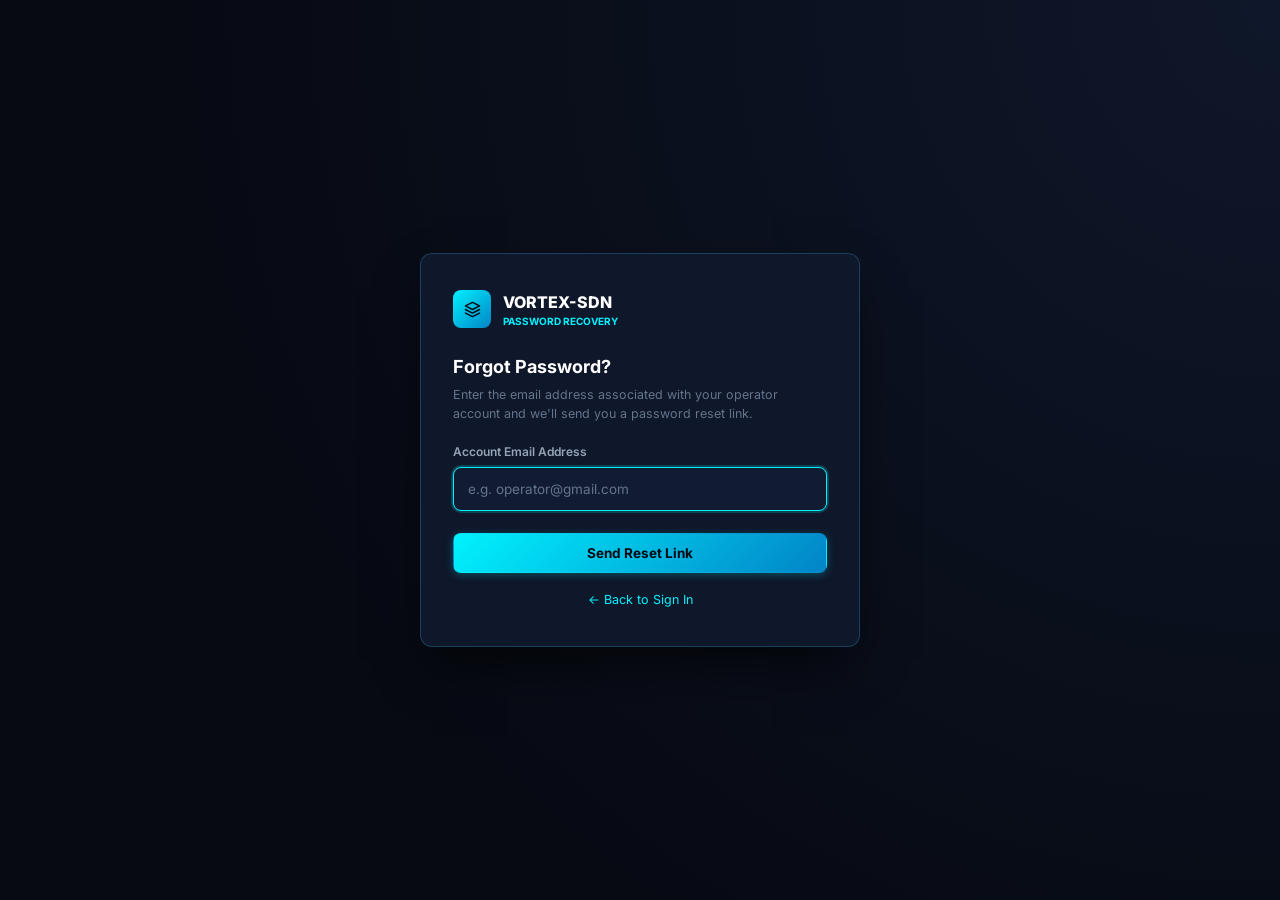
<file: frontend/forgot-password.html>
<!DOCTYPE html>
<html lang="en">
<head>
  <meta charset="UTF-8">
  <meta name="viewport" content="width=device-width, initial-scale=1.0">
  <title>VORTEX-SDN | Reset Password Request</title>
  <link rel="preconnect" href="https://fonts.googleapis.com">
  <link rel="preconnect" href="https://fonts.gstatic.com" crossorigin>
  <link href="https://fonts.googleapis.com/css2?family=Inter:wght@400;500;600;700;800&family=JetBrains+Mono:wght@500;700&display=swap" rel="stylesheet">
  <link rel="stylesheet" href="css/variables.css">
  <link rel="stylesheet" href="css/base.css">
  <style>
    body {
      display: flex;
      align-items: center;
      justify-content: center;
      min-height: 100vh;
      background: radial-gradient(circle at top right, #0f172a 0%, #070a13 70%);
      padding: 20px;
    }
    .auth-card {
      width: 100%;
      max-width: 440px;
      background: var(--bg-surface);
      border: 1px solid var(--border-medium);
      border-radius: var(--radius-lg);
      padding: 36px 32px;
      box-shadow: 0 25px 50px -12px rgba(0, 0, 0, 0.7);
    }
    .brand-logo-cluster {
      display: flex;
      align-items: center;
      gap: 12px;
      margin-bottom: 24px;
    }
    .brand-logo-icon {
      width: 38px;
      height: 38px;
      background: linear-gradient(135deg, #00f2fe 0%, #0284c7 100%);
      border-radius: var(--radius-md);
      display: flex;
      align-items: center;
      justify-content: center;
      color: #070a13;
    }
    .form-group {
      margin-bottom: 16px;
    }
    .form-label {
      display: block;
      font-size: 12px;
      font-weight: 600;
      color: var(--text-secondary);
      margin-bottom: 6px;
    }
    .form-input {
      width: 100%;
      background: var(--bg-card);
      border: 1px solid var(--border-medium);
      border-radius: var(--radius-md);
      padding: 10px 14px;
      min-height: 44px;
      color: var(--text-primary);
      font-size: 13.5px;
      outline: none;
      transition: border-color var(--transition-fast);
      box-sizing: border-box;
    }
    .form-input:focus {
      border-color: var(--accent-cyan);
    }
    @media (max-width: 480px) {
      body {
        padding: 10px;
      }
      .auth-card {
        padding: 24px 16px;
      }
      .btn {
        min-height: 44px;
      }
    }
    @media (max-width: 360px) {
      body {
        padding: 6px;
      }
      .auth-card {
        padding: 18px 12px;
      }
    }
    @media (max-height: 520px) and (orientation: landscape) {
      body {
        align-items: flex-start;
        padding: 10px;
        overflow-y: auto;
      }
      .auth-card {
        padding: 18px 20px;
        margin: auto;
      }
      .brand-logo-cluster {
        margin-bottom: 12px;
      }
      .form-group {
        margin-bottom: 10px;
      }
    }
  </style>
</head>
<body>

<div class="auth-card">
  <div class="brand-logo-cluster">
    <div class="brand-logo-icon">
      <svg class="icon icon-md" viewBox="0 0 24 24" style="stroke: #070a13;"><polygon points="12 2 2 7 12 12 22 7 12 2"/><polyline points="2 17 12 22 22 17"/><polyline points="2 12 12 17 22 12"/></svg>
    </div>
    <div>
      <div style="font-size: 16px; font-weight: 800; color: #ffffff;">VORTEX-SDN</div>
      <div style="font-size: 10px; color: var(--accent-cyan); font-weight: 700;">PASSWORD RECOVERY</div>
    </div>
  </div>

  <div id="forgot-form-container">
    <h1 style="font-size: 18px; font-weight: 700; color: #ffffff; margin-bottom: 6px;">Forgot Password?</h1>
    <p style="font-size: 12.5px; color: var(--text-muted); line-height: 1.5; margin-bottom: 20px;">
      Enter the email address associated with your operator account and we'll send you a password reset link.
    </p>

    <form id="forgot-password-form">
      <div class="form-group">
        <label class="form-label">Account Email Address</label>
        <input type="email" id="forgot-email" class="form-input" placeholder="e.g. operator@gmail.com" required autofocus>
      </div>

      <button type="submit" id="forgot-submit-btn" class="btn btn-primary" style="width: 100%; padding: 11px; font-size: 13.5px; margin-top: 6px;">
        Send Reset Link
      </button>

      <div style="text-align: center; margin-top: 18px; font-size: 12.5px;">
        <a href="login.html" style="color: var(--accent-cyan); text-decoration: none;">&larr; Back to Sign In</a>
      </div>
    </form>
  </div>

  <div id="forgot-success-container" style="display: none; text-align: center;">
    <div style="width: 52px; height: 52px; border-radius: 50%; background: rgba(0, 242, 254, 0.15); color: var(--accent-cyan); display: flex; align-items: center; justify-content: center; margin: 0 auto 16px auto;">
      <svg class="icon icon-lg" viewBox="0 0 24 24"><path d="M4 4h16c1.1 0 2 .9 2 2v12c0 1.1-.9 2-2 2H4c-1.1 0-2-.9-2-2V6c0-1.1.9-2 2-2z"/><polyline points="22,6 12,13 2,6"/></svg>
    </div>
    <h2 style="font-size: 18px; color: #ffffff; margin-bottom: 8px;">Check Your Email</h2>
    <p style="font-size: 13px; color: var(--text-secondary); line-height: 1.6; margin-bottom: 20px;">
      Password reset instructions have been sent if an account exists for this email address. The link will expire in 30 minutes.
    </p>
    <a href="login.html" class="btn btn-primary" style="display: inline-block; width: 100%; padding: 10px; font-size: 13px; text-decoration: none;">
      Return to Sign In
    </a>
  </div>
</div>

<div id="toast-container"></div>

<script src="js/api.js"></script>
<script src="js/utils.js"></script>
<script>
  let isSending = false;
  let forgotCountdown = null;
  document.getElementById("forgot-password-form").addEventListener("submit", async (e) => {
    e.preventDefault();
    if (isSending) return;
    const btn = document.getElementById("forgot-submit-btn");
    const email = document.getElementById("forgot-email").value.trim();

    if (!email) {
      Utils.showToast("Please enter your email address.", "danger");
      return;
    }

    isSending = true;
    btn.disabled = true;
    btn.style.pointerEvents = "none";
    btn.textContent = "Sending Instructions...";

    try {
      await API.post("/api/auth/forgot-password", { email: email });
      document.getElementById("forgot-form-container").style.display = "none";
      document.getElementById("forgot-success-container").style.display = "block";
    } catch (err) {
      const errData = err.data || {};
      const isRateLimit = err.status === 429 || errData.rate_limited === true;
      if (isRateLimit) {
        let retrySeconds = errData.retry_after_seconds || 60;
        const msg = `Too many requests. Please try again in ${retrySeconds} seconds.`;
        Utils.showToast(msg, "warning");

        if (forgotCountdown) clearInterval(forgotCountdown);
        const endTime = Date.now() + (retrySeconds * 1000) + 500;

        forgotCountdown = setInterval(() => {
          const remainingMs = endTime - Date.now();
          const sec = Math.ceil(remainingMs / 1000);
          if (sec <= 0) {
            clearInterval(forgotCountdown);
            forgotCountdown = null;
            btn.disabled = false;
            btn.style.pointerEvents = "auto";
            btn.textContent = "Send Reset Link";
            isSending = false;
          } else {
            btn.textContent = `Please wait ${sec}s...`;
          }
        }, 500);
      } else {
        Utils.showToast(err.message || "Failed to process request. Please try again.", "danger");
        btn.disabled = false;
        btn.style.pointerEvents = "auto";
        btn.textContent = "Send Reset Link";
        isSending = false;
      }
    }
  });
</script>
</body>
</html>
</file>
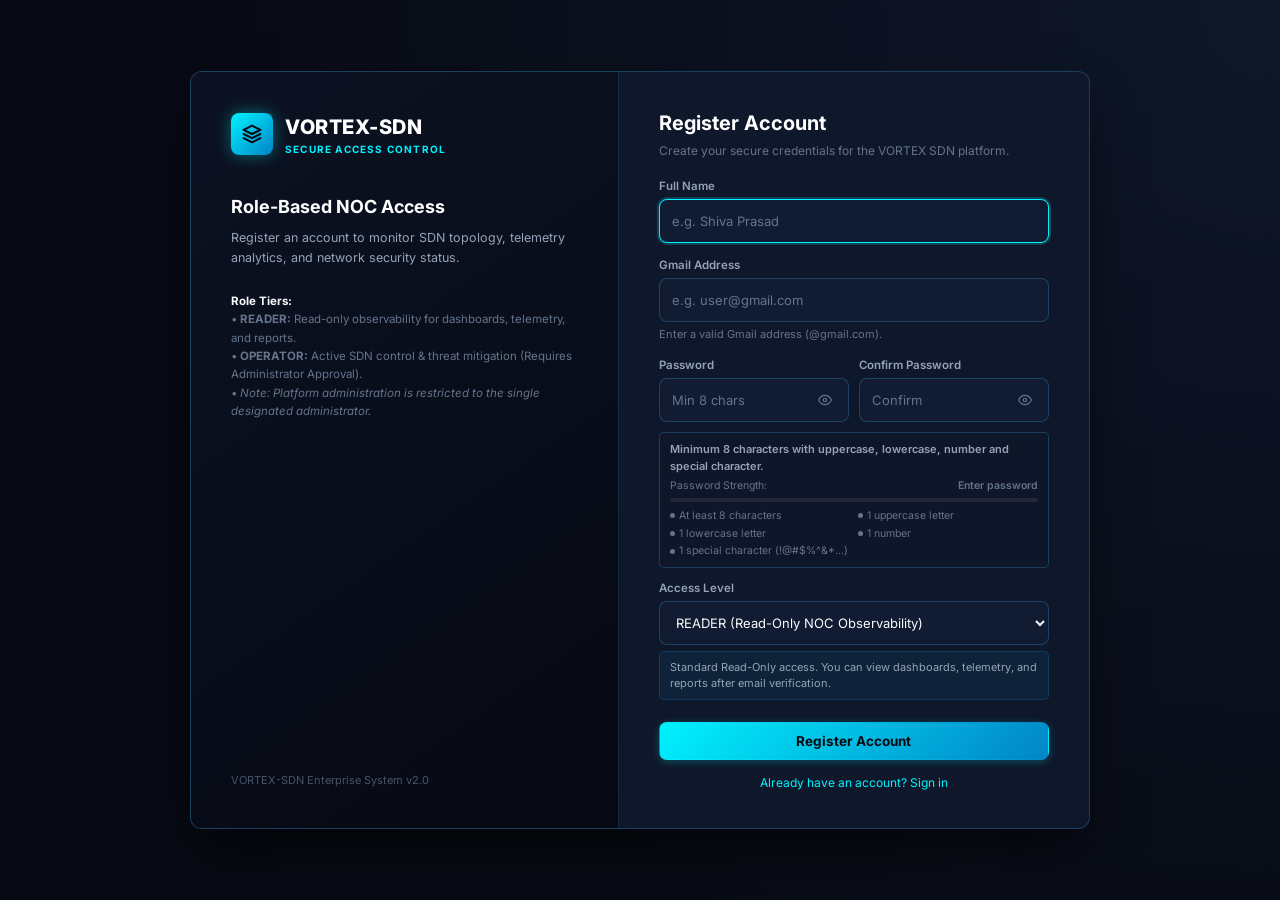
<file: frontend/register.html>
<!DOCTYPE html>
<html lang="en">
<head>
  <meta charset="UTF-8">
  <meta name="viewport" content="width=device-width, initial-scale=1.0">
  <title>VORTEX-SDN | Register Account</title>
  <link rel="preconnect" href="https://fonts.googleapis.com">
  <link rel="preconnect" href="https://fonts.gstatic.com" crossorigin>
  <link href="https://fonts.googleapis.com/css2?family=Inter:wght@400;500;600;700;800&family=JetBrains+Mono:wght@500;700&display=swap" rel="stylesheet">
  <link rel="stylesheet" href="css/variables.css">
  <link rel="stylesheet" href="css/base.css">
  <style>
    body {
      display: flex;
      align-items: center;
      justify-content: center;
      min-height: 100vh;
      background: radial-gradient(circle at top right, #0f172a 0%, #070a13 70%);
      padding: 20px;
    }
    .auth-container {
      display: grid;
      grid-template-columns: 1fr 1.1fr;
      width: 100%;
      max-width: 900px;
      min-height: 520px;
      background: var(--bg-surface);
      border: 1px solid var(--border-medium);
      border-radius: var(--radius-lg);
      overflow: hidden;
      box-shadow: 0 25px 50px -12px rgba(0, 0, 0, 0.7);
    }
    .auth-brand-side {
      background: linear-gradient(145deg, #0c1222 0%, #060913 100%);
      padding: 40px;
      display: flex;
      flex-direction: column;
      justify-content: space-between;
      border-right: 1px solid var(--border-subtle);
    }
    .brand-logo-cluster {
      display: flex;
      align-items: center;
      gap: 12px;
    }
    .brand-logo-icon {
      width: 42px;
      height: 42px;
      background: linear-gradient(135deg, #00f2fe 0%, #0284c7 100%);
      border-radius: var(--radius-md);
      display: flex;
      align-items: center;
      justify-content: center;
      color: #070a13;
      box-shadow: 0 0 16px rgba(0, 242, 254, 0.4);
    }
    .auth-form-side {
      padding: 36px 40px;
      display: flex;
      flex-direction: column;
      justify-content: center;
    }
    .form-group {
      margin-bottom: 14px;
    }
    .form-label {
      display: block;
      font-size: 11.5px;
      font-weight: 600;
      color: var(--text-secondary);
      margin-bottom: 4px;
    }
    .form-input, .form-select {
      width: 100%;
      background: var(--bg-card);
      border: 1px solid var(--border-medium);
      border-radius: var(--radius-md);
      padding: 10px 12px;
      min-height: 44px;
      color: var(--text-primary);
      font-size: 13px;
      outline: none;
      transition: border-color var(--transition-fast);
      box-sizing: border-box;
    }
    .form-input:focus, .form-select:focus {
      border-color: var(--accent-cyan);
    }
    .pwd-input-wrap {
      position: relative;
      display: flex;
      align-items: center;
      width: 100%;
    }
    .pwd-input-wrap .form-input {
      padding-right: 44px;
      width: 100%;
    }
    .pwd-toggle-btn {
      position: absolute;
      right: 4px;
      background: transparent;
      border: none;
      color: var(--text-muted);
      cursor: pointer;
      width: 40px;
      height: 40px;
      min-height: 40px;
      display: flex;
      align-items: center;
      justify-content: center;
      transition: color var(--transition-fast);
      outline: none;
      border-radius: var(--radius-sm);
    }
    .pwd-toggle-btn:hover {
      color: var(--accent-cyan);
    }
    .role-hint-box {
      background: rgba(14, 165, 233, 0.08);
      border: 1px solid rgba(14, 165, 233, 0.2);
      border-radius: var(--radius-sm);
      padding: 8px 10px;
      font-size: 11px;
      color: var(--text-secondary);
      margin-top: 6px;
      line-height: 1.4;
    }
    .pwd-req-box {
      background: rgba(15, 23, 42, 0.6);
      border: 1px solid var(--border-medium);
      border-radius: var(--radius-sm);
      padding: 8px 10px;
      margin-top: 4px;
      margin-bottom: 12px;
    }
    .pwd-req-title {
      font-size: 11px;
      font-weight: 600;
      color: var(--text-secondary);
      margin-bottom: 4px;
    }
    .strength-track {
      height: 4px;
      background: rgba(255, 255, 255, 0.08);
      border-radius: 2px;
      overflow: hidden;
      margin: 4px 0 6px 0;
    }
    .strength-fill {
      height: 100%;
      width: 0%;
      transition: width var(--transition-normal), background-color var(--transition-normal);
      background: var(--status-danger);
    }
    .req-grid {
      display: grid;
      grid-template-columns: 1fr 1fr;
      gap: 2px 8px;
      font-size: 10.5px;
    }
    .req-item {
      color: var(--text-muted);
      display: flex;
      align-items: center;
      gap: 4px;
      transition: color var(--transition-fast);
    }
    .req-item.valid {
      color: var(--status-success);
      font-weight: 500;
    }
    .req-item .req-dot {
      display: inline-block;
      width: 5px;
      height: 5px;
      border-radius: 50%;
      background: currentColor;
    }
    .reg-pwd-row {
      display: grid;
      grid-template-columns: 1fr 1fr;
      gap: 10px;
    }
    @media (max-width: 768px) {
      body {
        padding: 12px;
      }
      .auth-container {
        grid-template-columns: 1fr;
        min-height: auto;
      }
      .auth-brand-side {
        display: none;
      }
      .auth-form-side {
        padding: 24px 20px;
      }
    }
    @media (max-width: 480px) {
      body {
        padding: 8px;
      }
      .auth-form-side {
        padding: 20px 14px;
      }
      .reg-pwd-row {
        grid-template-columns: 1fr;
        gap: 0;
      }
      .req-grid {
        grid-template-columns: 1fr;
      }
      #req-special {
        grid-column: span 1 !important;
      }
    }
    @media (max-width: 360px) {
      body {
        padding: 4px;
      }
      .auth-form-side {
        padding: 16px 10px;
      }
      .form-group {
        margin-bottom: 10px;
      }
      .form-label {
        font-size: 11px;
      }
      .form-input, .form-select {
        font-size: 12.5px;
        padding: 8px 10px;
      }
    }
    @media (max-width: 950px) and (orientation: landscape) and (max-height: 520px) {
      body {
        padding: 8px 12px;
        align-items: flex-start;
        overflow-y: auto;
        overflow-x: hidden;
      }
      .auth-container {
        grid-template-columns: 1fr;
        max-width: 520px;
        min-height: auto;
        margin: auto;
      }
      .auth-brand-side {
        display: none;
      }
      .auth-form-side {
        padding: 14px 18px;
      }
      .form-group {
        margin-bottom: 6px;
      }
      .form-input, .form-select {
        padding: 6px 10px;
        font-size: 12px;
      }
      .reg-pwd-row {
        gap: 8px;
      }
    }
  </style>
</head>
<body>

<div class="auth-container">
  <!-- Left Side Branding -->
  <div class="auth-brand-side">
    <div>
      <div class="brand-logo-cluster">
        <div class="brand-logo-icon">
          <svg class="icon icon-lg" viewBox="0 0 24 24" style="color:#070a13; stroke-width:2.5;"><path d="M12 2L2 7l10 5 10-5-10-5zM2 17l10 5 10-5M2 12l10 5 10-5"/></svg>
        </div>
        <div>
          <div style="font-size: 20px; font-weight: 800; color: #ffffff; letter-spacing: 0.5px;">VORTEX-SDN</div>
          <div style="font-size: 10px; color: var(--accent-cyan); font-weight: 700; letter-spacing: 1.2px;">SECURE ACCESS CONTROL</div>
        </div>
      </div>

      <div style="margin-top: 36px;">
        <h2 style="font-size: 18px; font-weight: 700; color: #ffffff; margin-bottom: 8px;">Role-Based NOC Access</h2>
        <p style="font-size: 12.5px; color: var(--text-secondary); line-height: 1.6;">
          Register an account to monitor SDN topology, telemetry analytics, and network security status.
        </p>
      </div>

      <div style="margin-top: 24px; font-size: 11.5px; color: var(--text-muted); line-height: 1.6;">
        <strong style="color:var(--text-primary);">Role Tiers:</strong><br>
        &bull; <strong>READER:</strong> Read-only observability for dashboards, telemetry, and reports.<br>
        &bull; <strong>OPERATOR:</strong> Active SDN control & threat mitigation (Requires Administrator Approval).<br>
        &bull; <em>Note: Platform administration is restricted to the single designated administrator.</em>
      </div>
    </div>

    <div style="font-size: 11px; color: var(--text-disabled);">
      VORTEX-SDN Enterprise System v2.0
    </div>
  </div>

  <!-- Right Side Registration Form -->
  <div class="auth-form-side">
    <div style="margin-bottom: 18px;">
      <h1 style="font-size: 20px; font-weight: 700; color: #ffffff; margin-bottom: 4px;">Register Account</h1>
      <p style="font-size: 12px; color: var(--text-muted);">Create your secure credentials for the VORTEX SDN platform.</p>
    </div>

    <form id="register-form">
      <div class="form-group">
        <label class="form-label">Full Name</label>
        <input type="text" id="reg-fullname" class="form-input" placeholder="e.g. Shiva Prasad" required autofocus>
      </div>

      <div class="form-group">
        <label class="form-label">Gmail Address</label>
        <input type="email" id="reg-email" class="form-input" placeholder="e.g. user@gmail.com" required>
        <div id="email-hint" style="font-size: 11px; color: var(--text-muted); margin-top: 4px;">Enter a valid Gmail address (@gmail.com).</div>
      </div>

      <div class="reg-pwd-row">
        <div class="form-group" style="margin-bottom: 6px;">
          <label class="form-label" for="reg-password">Password</label>
          <div class="pwd-input-wrap">
            <input type="password" id="reg-password" class="form-input" placeholder="Min 8 chars" required autocomplete="new-password">
            <button type="button" class="pwd-toggle-btn" id="toggle-reg-password" title="Toggle password visibility" aria-label="Toggle password visibility">
              <svg class="icon icon-sm" viewBox="0 0 24 24"><path d="M1 12s4-8 11-8 11 8 11 8-4 8-11 8-11-8-11-8z"/><circle cx="12" cy="12" r="3"/></svg>
            </button>
          </div>
        </div>
        <div class="form-group" style="margin-bottom: 6px;">
          <label class="form-label" for="reg-confirm">Confirm Password</label>
          <div class="pwd-input-wrap">
            <input type="password" id="reg-confirm" class="form-input" placeholder="Confirm" required autocomplete="new-password">
            <button type="button" class="pwd-toggle-btn" id="toggle-reg-confirm" title="Toggle confirm password visibility" aria-label="Toggle confirm password visibility">
              <svg class="icon icon-sm" viewBox="0 0 24 24"><path d="M1 12s4-8 11-8 11 8 11 8-4 8-11 8-11-8-11-8z"/><circle cx="12" cy="12" r="3"/></svg>
            </button>
          </div>
        </div>
      </div>

      <!-- Password Requirements & Strength Indicator -->
      <div class="pwd-req-box">
        <div class="pwd-req-title">Minimum 8 characters with uppercase, lowercase, number and special character.</div>
        <div style="display: flex; justify-content: space-between; align-items: center; font-size: 10.5px;">
          <span style="color: var(--text-muted);">Password Strength:</span>
          <span id="strength-label" style="font-weight: 600; color: var(--text-muted);">Enter password</span>
        </div>
        <div class="strength-track">
          <div id="strength-bar" class="strength-fill"></div>
        </div>
        <div class="req-grid">
          <div id="req-len" class="req-item"><span class="req-dot"></span> At least 8 characters</div>
          <div id="req-upper" class="req-item"><span class="req-dot"></span> 1 uppercase letter</div>
          <div id="req-lower" class="req-item"><span class="req-dot"></span> 1 lowercase letter</div>
          <div id="req-num" class="req-item"><span class="req-dot"></span> 1 number</div>
          <div id="req-special" class="req-item" style="grid-column: span 2;"><span class="req-dot"></span> 1 special character (!@#$%^&*...)</div>
        </div>
      </div>

      <div class="form-group">
        <label class="form-label">Access Level</label>
        <select id="reg-role" class="form-select">
          <option value="READER" selected>READER (Read-Only NOC Observability)</option>
          <option value="OPERATOR">OPERATOR (Requires Administrator Approval)</option>
        </select>
        <div class="role-hint-box" id="role-hint">
          Standard Read-Only access. You can view dashboards, telemetry, and reports after email verification.
        </div>
      </div>

      <button type="submit" id="reg-submit-btn" class="btn btn-primary" style="width: 100%; padding: 10px; font-size: 13.5px; margin-top: 8px;">
        Register Account
      </button>

      <div style="text-align: center; margin-top: 14px; font-size: 12px;">
        <a href="login.html" style="color: var(--accent-cyan);">Already have an account? Sign in</a>
      </div>
    </form>
  </div>
</div>

<div id="toast-container"></div>

<script src="js/api.js"></script>
<script src="js/utils.js"></script>
<script>
  const roleSelect = document.getElementById("reg-role");
  const roleHint = document.getElementById("role-hint");
  const pwdInput = document.getElementById("reg-password");
  const confirmInput = document.getElementById("reg-confirm");
  const emailInput = document.getElementById("reg-email");

  const reqLen = document.getElementById("req-len");
  const reqUpper = document.getElementById("req-upper");
  const reqLower = document.getElementById("req-lower");
  const reqNum = document.getElementById("req-num");
  const reqSpecial = document.getElementById("req-special");
  const strengthBar = document.getElementById("strength-bar");
  const strengthLabel = document.getElementById("strength-label");

  function evaluatePasswordStrength(pwd) {
    const hasLen = pwd.length >= 8;
    const hasUpper = /[A-Z]/.test(pwd);
    const hasLower = /[a-z]/.test(pwd);
    const hasNum = /[0-9]/.test(pwd);
    const hasSpecial = /[^A-Za-z0-9]/.test(pwd);

    if (reqLen) reqLen.classList.toggle("valid", hasLen);
    if (reqUpper) reqUpper.classList.toggle("valid", hasUpper);
    if (reqLower) reqLower.classList.toggle("valid", hasLower);
    if (reqNum) reqNum.classList.toggle("valid", hasNum);
    if (reqSpecial) reqSpecial.classList.toggle("valid", hasSpecial);

    const score = [hasLen, hasUpper, hasLower, hasNum, hasSpecial].filter(Boolean).length;

    if (!pwd) {
      strengthBar.style.width = "0%";
      strengthBar.style.background = "var(--status-danger)";
      strengthLabel.textContent = "Enter password";
      strengthLabel.style.color = "var(--text-muted)";
    } else if (score < 3) {
      strengthBar.style.width = "25%";
      strengthBar.style.background = "var(--status-danger)";
      strengthLabel.textContent = "Weak";
      strengthLabel.style.color = "var(--status-danger)";
    } else if (score < 5) {
      strengthBar.style.width = "60%";
      strengthBar.style.background = "var(--status-warning)";
      strengthLabel.textContent = "Moderate";
      strengthLabel.style.color = "var(--status-warning)";
    } else {
      strengthBar.style.width = "100%";
      strengthBar.style.background = "var(--status-success)";
      strengthLabel.textContent = "Strong";
      strengthLabel.style.color = "var(--status-success)";
    }

    return { hasLen, hasUpper, hasLower, hasNum, hasSpecial, isStrong: score === 5 };
  }

  pwdInput.addEventListener("input", (e) => {
    evaluatePasswordStrength(e.target.value);
  });

  roleSelect.addEventListener("change", () => {
    if (roleSelect.value === "OPERATOR") {
      roleHint.innerHTML = '<strong style="color:var(--accent-cyan);">Approval Required:</strong> An operator access request will be submitted to the administrator for review. Your account will start as Reader until approved.';
    } else {
      roleHint.innerHTML = 'Standard Read-Only access. You can view dashboards, telemetry, and reports after email verification.';
    }
  });

  document.getElementById("register-form").addEventListener("submit", async (e) => {
    e.preventDefault();
    const btn = document.getElementById("reg-submit-btn");
    const fullName = document.getElementById("reg-fullname").value.trim();
    const rawEmail = emailInput.value.trim();
    const password = pwdInput.value;
    const confirm = confirmInput.value;
    const role = roleSelect.value;

    if (!fullName || !rawEmail || !password) {
      Utils.showToast("All fields are required.", "danger");
      return;
    }

    // Gmail normalization & validation
    const emailNormalized = rawEmail.toLowerCase();
    const gmailRegex = /^[a-z0-9][a-z0-9._%+-]*@gmail\.com$/;
    if (!emailNormalized || !gmailRegex.test(emailNormalized) || !emailNormalized.endsWith("@gmail.com") || emailNormalized.includes(" ") || emailNormalized.includes("..") || emailNormalized.startsWith(".")) {
      Utils.showToast("Please enter a valid Gmail address.", "danger");
      emailInput.focus();
      return;
    }

    // Strong Password Validation
    const strength = evaluatePasswordStrength(password);
    if (!strength.isStrong) {
      const missing = [];
      if (!strength.hasLen) missing.push("minimum 8 characters");
      if (!strength.hasUpper) missing.push("uppercase letter");
      if (!strength.hasLower) missing.push("lowercase letter");
      if (!strength.hasNum) missing.push("number");
      if (!strength.hasSpecial) missing.push("special character");
      Utils.showToast("Password must include at least one " + missing.join(", ") + ".", "danger");
      pwdInput.focus();
      return;
    }

    if (password !== confirm) {
      Utils.showToast("Passwords do not match.", "danger");
      confirmInput.focus();
      return;
    }

    btn.disabled = true;
    btn.textContent = "Creating Account...";

    try {
      const data = await API.post("/api/auth/register", {
        full_name: fullName,
        email: emailNormalized,
        password: password,
        confirm_password: confirm,
        role: role,
        request_operator: role === "OPERATOR"
      });

      if (data.email_sent === true && (data.status === "SUCCESS" || data.success === true)) {
        sessionStorage.setItem("vortex_otp_email", emailNormalized);
        localStorage.setItem("vortex_last_registered_email", emailNormalized);

        let opNotice = "";
        if (data.operator_requested) {
          opNotice = `<p style="font-size: 12px; color: var(--accent-cyan); background: rgba(0, 242, 254, 0.08); padding: 8px 12px; border-radius: 6px; margin: 12px 0;">
            <strong>Operator Request Noted:</strong> Your request for Operator access has been submitted for Administrator review.
          </p>`;
        }

        const msgText = `A six-digit verification code was sent to <strong style="color: #ffffff;">${Utils.escapeHtml(emailNormalized)}</strong>.`;

        document.querySelector(".auth-form-side").innerHTML = `
          <div style="text-align: center; padding: 10px 0;">
            <div style="width: 56px; height: 56px; border-radius: 50%; background: rgba(0, 242, 254, 0.15); color: var(--accent-cyan); display: flex; align-items: center; justify-content: center; margin: 0 auto 18px auto;">
              <svg class="icon icon-lg" viewBox="0 0 24 24"><path d="M20 6L9 17l-5-5"/></svg>
            </div>
            <h2 style="font-size: 19px; color: #ffffff; margin-bottom: 8px;">Verification Code Sent!</h2>
            <p style="font-size: 13px; color: var(--text-secondary); line-height: 1.6; margin-bottom: 12px;">
              ${msgText}
            </p>
            ${opNotice}
            <a href="verify-email.html?email=${encodeURIComponent(emailNormalized)}&sent=1" class="btn btn-primary" style="display: inline-flex; align-items: center; justify-content: center; width: 100%; min-height: 44px; padding: 11px; font-size: 14px; text-decoration: none; margin-top: 14px;">
              Enter Verification Code &rarr;
            </a>
          </div>
        `;

        setTimeout(() => {
          window.location.href = `verify-email.html?email=${encodeURIComponent(emailNormalized)}&sent=1`;
        }, 1200);
        return;
      } else {
        const warningMsg = data.message || "Your account was created, but the verification email could not be sent. Please try again.";
        document.querySelector(".auth-form-side").innerHTML = `
          <div style="text-align: center; padding: 10px 0;">
            <div style="width: 56px; height: 56px; border-radius: 50%; background: rgba(245, 158, 11, 0.15); color: var(--status-warning); display: flex; align-items: center; justify-content: center; margin: 0 auto 18px auto;">
              <svg class="icon icon-lg" viewBox="0 0 24 24"><circle cx="12" cy="12" r="10"/><line x1="12" y1="8" x2="12" y2="12"/><line x1="12" y1="16" x2="12.01" y2="16"/></svg>
            </div>
            <h2 style="font-size: 18px; color: #ffffff; margin-bottom: 8px;">Account Created</h2>
            <p style="font-size: 13px; color: var(--text-secondary); line-height: 1.6; margin-bottom: 20px;">
              ${Utils.escapeHtml(warningMsg)}
            </p>
            <a href="verify-email.html?email=${encodeURIComponent(emailNormalized)}" class="btn btn-primary" style="display: inline-flex; align-items: center; justify-content: center; width: 100%; min-height: 44px; padding: 10px; font-size: 13.5px; text-decoration: none;">
              Verify Email with OTP
            </a>
          </div>
        `;
      }
    } catch (err) {
      if (err.data && (err.data.code === "EMAIL_NOT_VERIFIED" || (err.data.message && err.data.message.toLowerCase().includes("verify your gmail")))) {
        sessionStorage.setItem("vortex_otp_email", emailNormalized);
        Utils.showToast("Account exists and is unverified. Directing to verification...", "warning");
        setTimeout(() => {
          window.location.href = `verify-email.html?email=${encodeURIComponent(emailNormalized)}`;
        }, 1000);
        return;
      }

      if (err.data && (err.data.code === "EMAIL_SEND_FAILED" || err.data.status === "WARNING" || err.data.email_sent === false)) {
        const failureMsg = (err.data && err.data.message) || err.message || "We could not deliver a verification email to this Gmail address. Please check the address and try again.";
        document.querySelector(".auth-form-side").innerHTML = `
          <div style="text-align: center; padding: 10px 0;">
            <div style="width: 56px; height: 56px; border-radius: 50%; background: rgba(245, 158, 11, 0.15); color: var(--status-warning); display: flex; align-items: center; justify-content: center; margin: 0 auto 18px auto;">
              <svg class="icon icon-lg" viewBox="0 0 24 24"><circle cx="12" cy="12" r="10"/><line x1="12" y1="8" x2="12" y2="12"/><line x1="12" y1="16" x2="12.01" y2="16"/></svg>
            </div>
            <h2 style="font-size: 18px; color: #ffffff; margin-bottom: 8px;">Email Delivery Notice</h2>
            <p style="font-size: 13px; color: var(--text-secondary); line-height: 1.6; margin-bottom: 20px;">
              ${Utils.escapeHtml(failureMsg)}
            </p>
            <a href="login.html" class="btn btn-primary" style="display: inline-flex; align-items: center; justify-content: center; width: 100%; min-height: 44px; padding: 10px; font-size: 13.5px; text-decoration: none;">
              Proceed to Sign In
            </a>
          </div>
        `;
        return;
      }
      Utils.showToast(err.message || "Unable to register account. Please try again.", "danger");
      btn.disabled = false;
      btn.textContent = "Register Account";
    }
  });

  // Password visibility eye toggle functionality
  const eyeOpenSvg = `<svg class="icon icon-sm" viewBox="0 0 24 24"><path d="M1 12s4-8 11-8 11 8 11 8-4 8-11 8-11-8-11-8z"/><circle cx="12" cy="12" r="3"/></svg>`;
  const eyeClosedSvg = `<svg class="icon icon-sm" viewBox="0 0 24 24"><path d="M17.94 17.94A10.07 10.07 0 0 1 12 20c-7 0-11-8-11-8a18.45 18.45 0 0 1 5.06-5.94M9.9 4.24A9.12 9.12 0 0 1 12 4c7 0 11 8 11 8a18.5 18.5 0 0 1-2.16 3.19m-6.72-1.07a3 3 0 1 1-4.24-4.24"/><line x1="1" y1="1" x2="23" y2="23"/></svg>`;

  function setupPasswordToggle(inputId, buttonId) {
    const input = document.getElementById(inputId);
    const btn = document.getElementById(buttonId);
    if (!input || !btn) return;
    btn.addEventListener("click", () => {
      const isPassword = input.type === "password";
      input.type = isPassword ? "text" : "password";
      btn.innerHTML = isPassword ? eyeClosedSvg : eyeOpenSvg;
      btn.title = isPassword ? "Hide password" : "Show password";
    });
  }

  setupPasswordToggle("reg-password", "toggle-reg-password");
  setupPasswordToggle("reg-confirm", "toggle-reg-confirm");
</script>
</body>
</html>
</file>
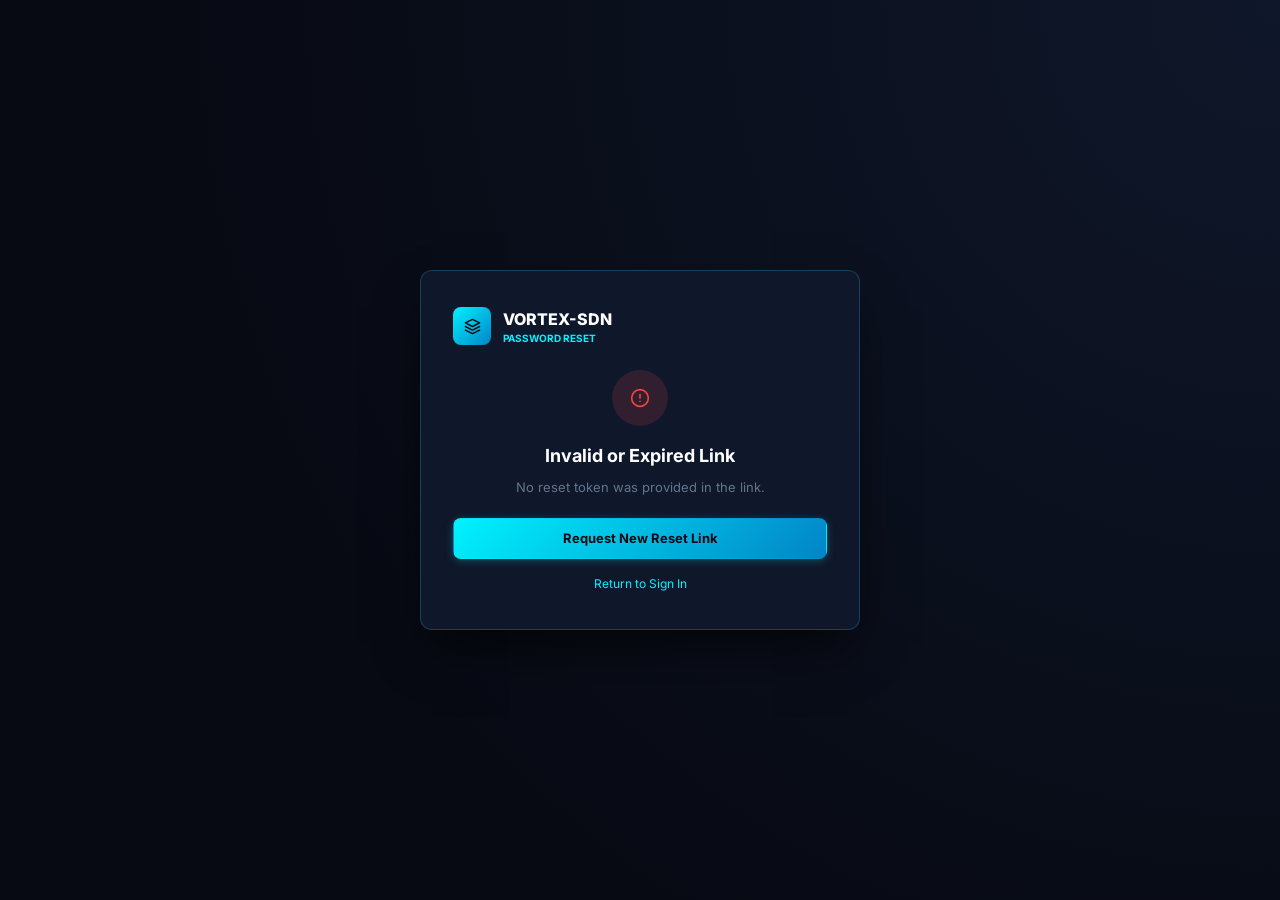
<file: frontend/reset-password.html>
<!DOCTYPE html>
<html lang="en">
<head>
  <meta charset="UTF-8">
  <meta name="viewport" content="width=device-width, initial-scale=1.0">
  <title>VORTEX-SDN | Set New Password</title>
  <link rel="preconnect" href="https://fonts.googleapis.com">
  <link rel="preconnect" href="https://fonts.gstatic.com" crossorigin>
  <link href="https://fonts.googleapis.com/css2?family=Inter:wght@400;500;600;700;800&family=JetBrains+Mono:wght@500;700&display=swap" rel="stylesheet">
  <link rel="stylesheet" href="css/variables.css">
  <link rel="stylesheet" href="css/base.css">
  <style>
    body {
      display: flex;
      align-items: center;
      justify-content: center;
      min-height: 100vh;
      background: radial-gradient(circle at top right, #0f172a 0%, #070a13 70%);
      padding: 20px;
    }
    .auth-card {
      width: 100%;
      max-width: 440px;
      background: var(--bg-surface);
      border: 1px solid var(--border-medium);
      border-radius: var(--radius-lg);
      padding: 36px 32px;
      box-shadow: 0 25px 50px -12px rgba(0, 0, 0, 0.7);
    }
    .brand-logo-cluster {
      display: flex;
      align-items: center;
      gap: 12px;
      margin-bottom: 24px;
    }
    .brand-logo-icon {
      width: 38px;
      height: 38px;
      background: linear-gradient(135deg, #00f2fe 0%, #0284c7 100%);
      border-radius: var(--radius-md);
      display: flex;
      align-items: center;
      justify-content: center;
      color: #070a13;
    }
    .form-group {
      margin-bottom: 16px;
    }
    .form-label {
      display: block;
      font-size: 12px;
      font-weight: 600;
      color: var(--text-secondary);
      margin-bottom: 6px;
    }
    .form-input {
      width: 100%;
      background: var(--bg-card);
      border: 1px solid var(--border-medium);
      border-radius: var(--radius-md);
      padding: 10px 14px;
      min-height: 44px;
      color: var(--text-primary);
      font-size: 13.5px;
      outline: none;
      transition: border-color var(--transition-fast);
      box-sizing: border-box;
    }
    .form-input:focus {
      border-color: var(--accent-cyan);
    }
    .state-icon {
      width: 56px;
      height: 56px;
      border-radius: 50%;
      display: flex;
      align-items: center;
      justify-content: center;
      margin: 0 auto 16px auto;
    }
    @media (max-width: 480px) {
      body {
        padding: 10px;
      }
      .auth-card {
        padding: 24px 16px;
      }
      .btn {
        min-height: 44px;
      }
    }
    @media (max-width: 360px) {
      body {
        padding: 6px;
      }
      .auth-card {
        padding: 18px 12px;
      }
    }
    @media (max-height: 520px) and (orientation: landscape) {
      body {
        align-items: flex-start;
        padding: 10px;
        overflow-y: auto;
      }
      .auth-card {
        padding: 18px 20px;
        margin: auto;
      }
      .brand-logo-cluster {
        margin-bottom: 12px;
      }
      .form-group {
        margin-bottom: 10px;
      }
    }
  </style>
</head>
<body>

<div class="auth-card">
  <div class="brand-logo-cluster">
    <div class="brand-logo-icon">
      <svg class="icon icon-md" viewBox="0 0 24 24" style="stroke: #070a13;"><polygon points="12 2 2 7 12 12 22 7 12 2"/><polyline points="2 17 12 22 22 17"/><polyline points="2 12 12 17 22 12"/></svg>
    </div>
    <div>
      <div style="font-size: 16px; font-weight: 800; color: #ffffff;">VORTEX-SDN</div>
      <div style="font-size: 10px; color: var(--accent-cyan); font-weight: 700;">PASSWORD RESET</div>
    </div>
  </div>

  <!-- Loading State -->
  <div id="state-loading" style="text-align: center; padding: 20px 0;">
    <div class="state-icon" style="background: rgba(0, 242, 254, 0.1); color: var(--accent-cyan);">
      <svg class="icon icon-lg" viewBox="0 0 24 24" style="animation: spin 1s linear infinite;"><line x1="12" y1="2" x2="12" y2="6"/><line x1="12" y1="18" x2="12" y2="22"/><line x1="4.93" y1="4.93" x2="7.76" y2="7.76"/><line x1="16.24" y1="16.24" x2="19.07" y2="19.07"/><line x1="2" y1="12" x2="6" y2="12"/><line x1="18" y1="12" x2="22" y2="12"/><line x1="4.93" y1="19.07" x2="7.76" y2="16.24"/><line x1="16.24" y1="7.76" x2="19.07" y2="4.93"/></svg>
    </div>
    <p style="color: var(--text-muted); font-size: 13px;">Validating password reset link...</p>
  </div>

  <!-- Form State -->
  <div id="state-form" style="display: none;">
    <h1 style="font-size: 18px; font-weight: 700; color: #ffffff; margin-bottom: 6px;">Set New Password</h1>
    <p style="font-size: 12.5px; color: var(--text-muted); line-height: 1.5; margin-bottom: 20px;">
      Choose a secure new password for your VORTEX operator account.
    </p>

    <form id="reset-password-form">
      <div class="form-group">
        <label class="form-label">New Password</label>
        <input type="password" id="new-password" class="form-input" placeholder="Min 8 characters" required autofocus>
        <div style="font-size: 11px; color: var(--text-muted); margin-top: 4px;">Minimum 8 characters with uppercase, lowercase, number and special character.</div>
      </div>

      <div class="form-group">
        <label class="form-label">Confirm New Password</label>
        <input type="password" id="confirm-password" class="form-input" placeholder="Repeat new password" required>
      </div>

      <button type="submit" id="reset-submit-btn" class="btn btn-primary" style="width: 100%; padding: 11px; font-size: 13.5px; margin-top: 6px;">
        Update Password
      </button>
    </form>
  </div>

  <!-- Success State -->
  <div id="state-success" style="display: none; text-align: center;">
    <div class="state-icon" style="background: rgba(16, 185, 129, 0.15); color: var(--status-success);">
      <svg class="icon icon-lg" viewBox="0 0 24 24" style="stroke-width: 2.5;"><polyline points="20 6 9 17 4 12"/></svg>
    </div>
    <h2 style="font-size: 18px; color: #ffffff; margin-bottom: 8px;">Password Updated!</h2>
    <p style="font-size: 13px; color: var(--text-secondary); line-height: 1.6; margin-bottom: 20px;">
      Password successfully changed. You can now sign in with your new credentials.
    </p>
    <a href="login.html" class="btn btn-primary" style="display: inline-block; width: 100%; padding: 10px; font-size: 13px; text-decoration: none;">
      Sign In to NOC
    </a>
  </div>

  <!-- Error State -->
  <div id="state-error" style="display: none; text-align: center;">
    <div class="state-icon" style="background: rgba(239, 68, 68, 0.15); color: var(--status-danger);">
      <svg class="icon icon-lg" viewBox="0 0 24 24"><circle cx="12" cy="12" r="10"/><line x1="12" y1="8" x2="12" y2="12"/><line x1="12" y1="16" x2="12.01" y2="16"/></svg>
    </div>
    <h2 style="font-size: 18px; color: #ffffff; margin-bottom: 8px;">Invalid or Expired Link</h2>
    <p id="error-text" style="font-size: 13px; color: var(--text-muted); line-height: 1.6; margin-bottom: 20px;">
      This link is invalid or has already been used.
    </p>
    <a href="forgot-password.html" class="btn btn-primary" style="display: inline-block; width: 100%; padding: 10px; font-size: 13px; text-decoration: none;">
      Request New Reset Link
    </a>
    <div style="margin-top: 14px;">
      <a href="login.html" style="color: var(--accent-cyan); font-size: 12px; text-decoration: none;">Return to Sign In</a>
    </div>
  </div>
</div>

<div id="toast-container"></div>

<script src="js/api.js"></script>
<script src="js/utils.js"></script>
<script>
  const urlParams = new URLSearchParams(window.location.search);
  const token = urlParams.get("token");

  async function validateToken() {
    if (!token) {
      showError("No reset token was provided in the link.");
      return;
    }

    try {
      const res = await API.get(`/api/auth/verify-reset-token?token=${encodeURIComponent(token)}`);
      if (res.status === "SUCCESS") {
        document.getElementById("state-loading").style.display = "none";
        document.getElementById("state-form").style.display = "block";
      } else {
        showError(res.message || "This link is invalid or has already been used.");
      }
    } catch (err) {
      showError(err.message || "This password reset link has expired.");
    }
  }

  function showError(msg) {
    document.getElementById("state-loading").style.display = "none";
    document.getElementById("state-form").style.display = "none";
    document.getElementById("state-success").style.display = "none";
    document.getElementById("state-error").style.display = "block";
    if (msg) document.getElementById("error-text").textContent = msg;
  }

  document.getElementById("reset-password-form").addEventListener("submit", async (e) => {
    e.preventDefault();
    const btn = document.getElementById("reset-submit-btn");
    const newPwd = document.getElementById("new-password").value;
    const confirmPwd = document.getElementById("confirm-password").value;

    const hasLen = newPwd.length >= 8;
    const hasUpper = /[A-Z]/.test(newPwd);
    const hasLower = /[a-z]/.test(newPwd);
    const hasNum = /[0-9]/.test(newPwd);
    const hasSpecial = /[^A-Za-z0-9]/.test(newPwd);

    const missing = [];
    if (!hasLen) missing.push("minimum 8 characters");
    if (!hasUpper) missing.push("uppercase letter");
    if (!hasLower) missing.push("lowercase letter");
    if (!hasNum) missing.push("number");
    if (!hasSpecial) missing.push("special character");

    if (missing.length > 0) {
      Utils.showToast("Password requires: " + missing.join(", ") + ".", "danger");
      return;
    }

    if (newPwd !== confirmPwd) {
      Utils.showToast("Passwords do not match.", "danger");
      return;
    }

    btn.disabled = true;
    btn.textContent = "Updating Password...";

    try {
      await API.post("/api/auth/reset-password", {
        token: token,
        new_password: newPwd,
        confirm_password: confirmPwd
      });

      document.getElementById("state-form").style.display = "none";
      document.getElementById("state-success").style.display = "block";
    } catch (err) {
      Utils.showToast(err.message || "Failed to reset password.", "danger");
      btn.disabled = false;
      btn.textContent = "Update Password";
    }
  });

  window.addEventListener("DOMContentLoaded", () => validateToken());
</script>
</body>
</html>
</file>
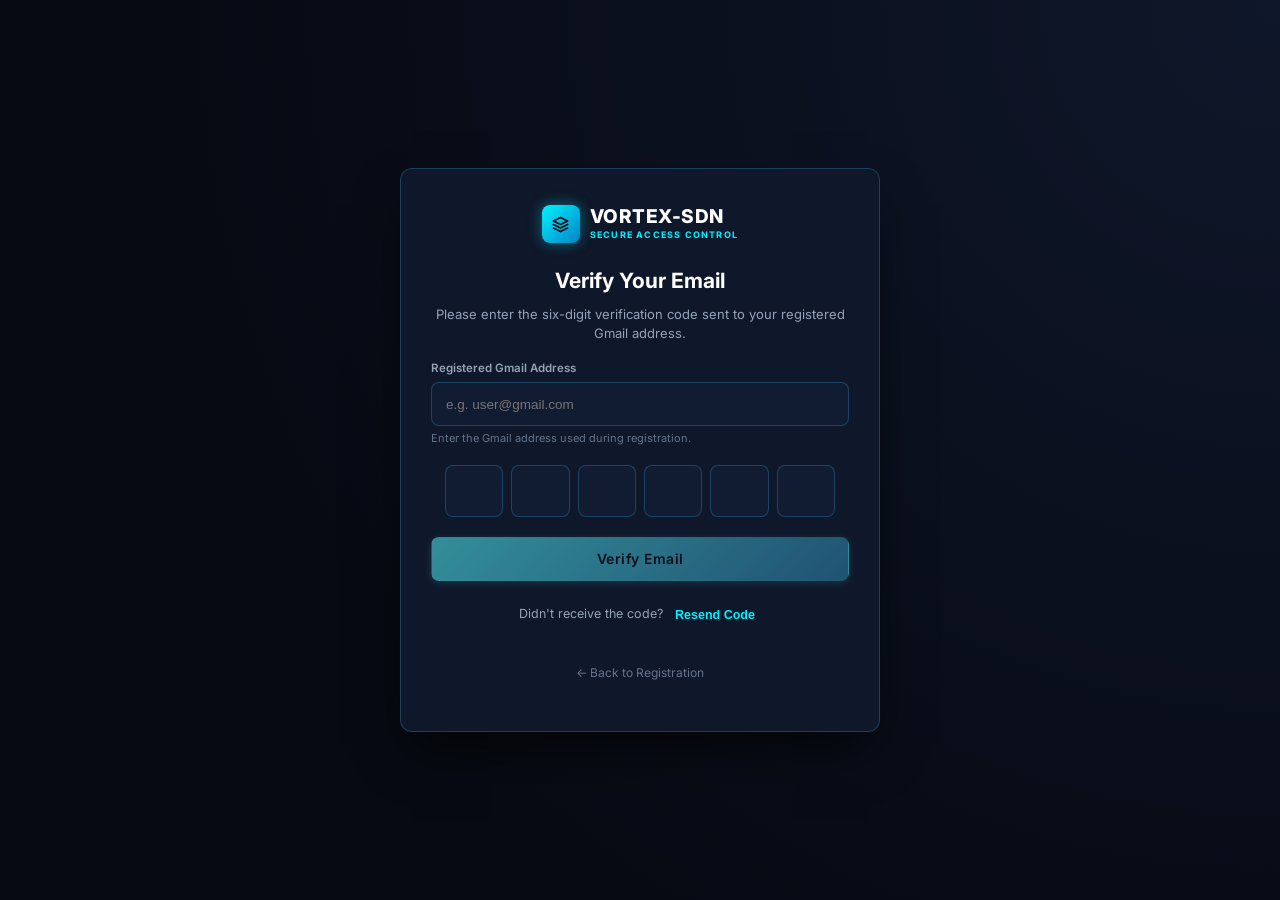
<file: frontend/verify-email.html>
<!DOCTYPE html>
<html lang="en">
<head>
  <meta charset="UTF-8">
  <meta name="viewport" content="width=device-width, initial-scale=1.0">
  <title>VORTEX-SDN | Verify Email OTP</title>
  <link rel="preconnect" href="https://fonts.googleapis.com">
  <link rel="preconnect" href="https://fonts.gstatic.com" crossorigin>
  <link href="https://fonts.googleapis.com/css2?family=Inter:wght@400;500;600;700;800&family=JetBrains+Mono:wght@500;600;700&display=swap" rel="stylesheet">
  <link rel="stylesheet" href="css/variables.css">
  <link rel="stylesheet" href="css/base.css">
  <style>
    * {
      box-sizing: border-box;
    }
    body {
      display: flex;
      align-items: center;
      justify-content: center;
      min-height: 100vh;
      min-height: 100dvh;
      margin: 0;
      padding: 16px;
      background: radial-gradient(circle at top right, #0f172a 0%, #070a13 70%);
      font-family: var(--font-sans);
      color: var(--text-primary);
      overflow-x: hidden;
    }
    .verify-card {
      width: 100%;
      max-width: 480px;
      background: var(--bg-surface);
      border: 1px solid var(--border-medium);
      border-radius: var(--radius-lg);
      padding: 36px 30px;
      box-shadow: 0 25px 50px -12px rgba(0, 0, 0, 0.7);
      text-align: center;
      position: relative;
    }
    .brand-cluster {
      display: inline-flex;
      align-items: center;
      gap: 10px;
      margin-bottom: 22px;
    }
    .brand-icon {
      width: 38px;
      height: 38px;
      background: linear-gradient(135deg, #00f2fe 0%, #0284c7 100%);
      border-radius: var(--radius-md);
      display: flex;
      align-items: center;
      justify-content: center;
      color: #070a13;
      box-shadow: 0 0 14px rgba(0, 242, 254, 0.4);
    }
    .brand-title {
      font-size: 19px;
      font-weight: 800;
      color: #ffffff;
      letter-spacing: 0.5px;
      text-align: left;
      line-height: 1.1;
    }
    .brand-badge {
      font-size: 9px;
      color: var(--accent-cyan);
      font-weight: 700;
      letter-spacing: 1.2px;
      text-align: left;
    }
    .verify-heading {
      font-size: 21px;
      font-weight: 700;
      color: #ffffff;
      margin: 0 0 8px 0;
    }
    .verify-subtext {
      font-size: 13px;
      color: var(--text-secondary);
      line-height: 1.5;
      margin: 0 0 16px 0;
    }
    .email-display-badge {
      display: inline-flex;
      align-items: center;
      gap: 6px;
      background: rgba(0, 242, 254, 0.08);
      border: 1px solid rgba(0, 242, 254, 0.25);
      padding: 5px 12px;
      border-radius: var(--radius-full);
      font-family: 'JetBrains Mono', monospace;
      font-size: 12px;
      color: var(--accent-cyan);
      margin-bottom: 22px;
      word-break: break-all;
      max-width: 100%;
    }
    .email-edit-btn {
      background: none;
      border: none;
      color: var(--text-muted);
      cursor: pointer;
      padding: 0;
      font-size: 11px;
      text-decoration: underline;
      display: inline-flex;
      align-items: center;
    }
    .email-edit-btn:hover {
      color: #ffffff;
    }
    .email-prompt-wrap {
      margin-bottom: 18px;
      text-align: left;
    }
    .email-prompt-input {
      width: 100%;
      background: var(--bg-card);
      border: 1px solid var(--border-medium);
      border-radius: var(--radius-md);
      padding: 10px 14px;
      color: var(--text-primary);
      font-size: 13.5px;
      min-height: 44px;
      outline: none;
    }
    .email-prompt-input:focus {
      border-color: var(--accent-cyan);
    }
    .otp-inputs-grid {
      display: grid;
      grid-template-columns: repeat(6, 1fr);
      gap: 8px;
      width: 100%;
      max-width: 390px;
      margin: 0 auto 20px auto;
    }
    .otp-digit-box {
      width: 100%;
      height: 52px;
      min-height: 44px;
      background: var(--bg-card);
      border: 1.5px solid var(--border-medium);
      border-radius: var(--radius-md);
      color: #ffffff;
      font-family: 'JetBrains Mono', monospace;
      font-size: 22px;
      font-weight: 700;
      text-align: center;
      outline: none;
      transition: all var(--transition-fast);
      -webkit-appearance: none;
      appearance: none;
    }
    .otp-digit-box:focus {
      border-color: var(--accent-cyan);
      box-shadow: 0 0 12px rgba(0, 242, 254, 0.4);
      background: rgba(15, 23, 42, 0.9);
    }
    .otp-digit-box.filled {
      border-color: rgba(0, 242, 254, 0.5);
      background: rgba(0, 242, 254, 0.04);
    }
    .otp-digit-box.error {
      border-color: var(--status-danger);
      box-shadow: 0 0 10px rgba(239, 68, 68, 0.35);
    }
    .alert-box {
      border-radius: var(--radius-md);
      padding: 10px 14px;
      font-size: 12px;
      margin-bottom: 18px;
      line-height: 1.4;
      display: flex;
      align-items: center;
      gap: 8px;
      text-align: left;
    }
    .alert-box.danger {
      background: rgba(239, 68, 68, 0.12);
      border: 1px solid rgba(239, 68, 68, 0.35);
      color: #fca5a5;
    }
    .alert-box.warning {
      background: rgba(245, 158, 11, 0.12);
      border: 1px solid rgba(245, 158, 11, 0.35);
      color: #fcd34d;
    }
    .alert-box.success {
      background: rgba(16, 185, 129, 0.12);
      border: 1px solid rgba(16, 185, 129, 0.35);
      color: #6ee7b7;
    }
    .verify-btn {
      width: 100%;
      padding: 12px;
      min-height: 44px;
      font-size: 14px;
      font-weight: 600;
      letter-spacing: 0.5px;
      border-radius: var(--radius-md);
      margin-bottom: 16px;
      display: flex;
      align-items: center;
      justify-content: center;
      gap: 8px;
      cursor: pointer;
    }
    .verify-btn:disabled {
      opacity: 0.6;
      cursor: not-allowed;
    }
    .resend-row {
      display: flex;
      align-items: center;
      justify-content: center;
      gap: 6px;
      font-size: 12.5px;
      color: var(--text-secondary);
      margin-bottom: 18px;
      flex-wrap: wrap;
    }
    .resend-action-btn {
      background: none;
      border: none;
      color: var(--accent-cyan);
      font-weight: 600;
      font-size: 12.5px;
      cursor: pointer;
      padding: 4px 6px;
      min-height: 36px;
      display: inline-flex;
      align-items: center;
      transition: color var(--transition-fast);
      text-decoration: none;
    }
    .resend-action-btn:hover:not(:disabled) {
      color: #38bdf8;
      text-decoration: underline;
    }
    .resend-action-btn:disabled {
      color: var(--text-muted);
      cursor: not-allowed;
      text-decoration: none;
    }
    .back-nav-link {
      color: var(--text-muted);
      font-size: 12px;
      text-decoration: none;
      display: inline-flex;
      align-items: center;
      gap: 4px;
      transition: color var(--transition-fast);
      min-height: 44px;
      padding: 4px;
    }
    .back-nav-link:hover {
      color: #ffffff;
    }
    .icon-spin {
      animation: spin 1s linear infinite;
    }
    @keyframes spin {
      100% { transform: rotate(360deg); }
    }
    .state-icon-wrap {
      width: 60px;
      height: 60px;
      border-radius: 50%;
      margin: 0 auto 16px auto;
      display: flex;
      align-items: center;
      justify-content: center;
    }
    .state-icon-wrap.success {
      background: rgba(16, 185, 129, 0.15);
      color: var(--status-success);
    }
    .state-icon-wrap.loading {
      background: rgba(0, 242, 254, 0.15);
      color: var(--accent-cyan);
    }

    /* Mobile Responsive Optimizations */
    @media (max-width: 480px) {
      body {
        padding: 8px;
      }
      .verify-card {
        padding: 24px 14px;
        border-radius: var(--radius-md);
      }
      .brand-title {
        font-size: 17px;
      }
      .verify-heading {
        font-size: 18px;
      }
      .otp-inputs-grid {
        gap: 5px;
        max-width: 100%;
      }
      .otp-digit-box {
        height: 48px;
        font-size: 19px;
      }
      .email-display-badge {
        font-size: 11px;
        padding: 4px 10px;
      }
    }
    @media (max-width: 360px) {
      .otp-inputs-grid {
        gap: 4px;
      }
      .otp-digit-box {
        height: 44px;
        font-size: 17px;
      }
      .verify-heading {
        font-size: 17px;
      }
      .verify-subtext {
        font-size: 12px;
      }
    }
    @media (max-height: 520px) and (orientation: landscape) {
      body {
        align-items: flex-start;
        padding: 10px;
        overflow-y: auto;
      }
      .verify-card {
        padding: 18px 20px;
        margin: auto;
      }
      .brand-cluster {
        margin-bottom: 12px;
      }
      .otp-inputs-grid {
        margin-bottom: 14px;
      }
      .otp-digit-box {
        height: 44px;
      }
    }
  </style>
</head>
<body>

<div class="verify-card" id="verify-card-panel">

  <!-- Brand Emblem -->
  <div class="brand-cluster">
    <div class="brand-icon" aria-hidden="true">
      <svg class="icon icon-md" viewBox="0 0 24 24" style="stroke: #070a13; stroke-width: 2.4;">
        <polygon points="12 2 2 7 12 12 22 7 12 2"/>
        <polyline points="2 17 12 22 22 17"/>
        <polyline points="2 12 12 17 22 12"/>
      </svg>
    </div>
    <div>
      <div class="brand-title">VORTEX-SDN</div>
      <div class="brand-badge">SECURE ACCESS CONTROL</div>
    </div>
  </div>

  <!-- STATE: OTP ENTRY (Default) -->
  <div id="otp-form-view">
    <h1 class="verify-heading">Verify Your Email</h1>
    <p class="verify-subtext" id="verify-instruction-text">
      Please enter the six-digit verification code sent to your registered Gmail address.
    </p>

    <!-- Destination Email Display Badge -->
    <div id="email-badge-container" style="display: none;">
      <div class="email-display-badge">
        <svg class="icon icon-xs" viewBox="0 0 24 24" style="stroke: currentColor;"><path d="M4 4h16c1.1 0 2 .9 2 2v12c0 1.1-.9 2-2 2H4c-1.1 0-2-.9-2-2V6c0-1.1.9-2 2-2z"/><polyline points="22,6 12,13 2,6"/></svg>
        <span id="masked-email-text">user@gmail.com</span>
        <button type="button" class="email-edit-btn" id="change-email-btn" title="Change target email address">Change</button>
      </div>
    </div>

    <!-- Email Input (shown if no email in URL or storage) -->
    <div id="manual-email-container" class="email-prompt-wrap" style="display: none;">
      <label for="manual-email-input" style="display:block; font-size:11.5px; font-weight:600; color:var(--text-secondary); margin-bottom:5px;">
        Registered Gmail Address
      </label>
      <input type="email" id="manual-email-input" class="email-prompt-input" placeholder="e.g. user@gmail.com" required autocomplete="email">
      <div style="font-size: 11px; color: var(--text-muted); margin-top: 4px;">Enter the Gmail address used during registration.</div>
    </div>

    <!-- Alert / Error Banner -->
    <div id="otp-alert" class="alert-box danger" style="display: none;" role="alert">
      <svg class="icon icon-sm" viewBox="0 0 24 24" style="flex-shrink: 0;"><circle cx="12" cy="12" r="10"/><line x1="12" y1="8" x2="12" y2="12"/><line x1="12" y1="16" x2="12.01" y2="16"/></svg>
      <span id="otp-alert-msg">Incorrect code.</span>
    </div>

    <!-- 6-Digit OTP Inputs Group -->
    <div class="otp-inputs-grid" id="otp-inputs-group">
      <input type="text" class="otp-digit-box" maxlength="1" inputmode="numeric" pattern="[0-9]*" autocomplete="one-time-code" data-index="0" aria-label="Digit 1">
      <input type="text" class="otp-digit-box" maxlength="1" inputmode="numeric" pattern="[0-9]*" autocomplete="off" data-index="1" aria-label="Digit 2">
      <input type="text" class="otp-digit-box" maxlength="1" inputmode="numeric" pattern="[0-9]*" autocomplete="off" data-index="2" aria-label="Digit 3">
      <input type="text" class="otp-digit-box" maxlength="1" inputmode="numeric" pattern="[0-9]*" autocomplete="off" data-index="3" aria-label="Digit 4">
      <input type="text" class="otp-digit-box" maxlength="1" inputmode="numeric" pattern="[0-9]*" autocomplete="off" data-index="4" aria-label="Digit 5">
      <input type="text" class="otp-digit-box" maxlength="1" inputmode="numeric" pattern="[0-9]*" autocomplete="off" data-index="5" aria-label="Digit 6">
    </div>

    <!-- Submit Verification Button -->
    <button type="button" id="verify-btn" class="btn btn-primary verify-btn" disabled>
      <span id="verify-btn-spinner" style="display: none;">
        <svg class="icon icon-sm icon-spin" viewBox="0 0 24 24"><line x1="12" y1="2" x2="12" y2="6"/><line x1="12" y1="18" x2="12" y2="22"/><line x1="4.93" y1="4.93" x2="7.76" y2="7.76"/><line x1="16.24" y1="16.24" x2="19.07" y2="19.07"/><line x1="2" y1="12" x2="6" y2="12"/><line x1="18" y1="12" x2="22" y2="12"/><line x1="4.93" y1="19.07" x2="7.76" y2="16.24"/><line x1="16.24" y1="7.76" x2="19.07" y2="4.93"/></svg>
      </span>
      <span id="verify-btn-text">Verify Email</span>
    </button>

    <!-- Resend OTP Control with Visible Countdown -->
    <div class="resend-row">
      <span>Didn't receive the code?</span>
      <button type="button" id="resend-otp-btn" class="resend-action-btn">
        Resend Code
      </button>
      <span id="cooldown-timer-wrap" style="color: var(--text-muted); font-size: 11.5px; display: none;">
        (<span id="cooldown-seconds">60</span>s)
      </span>
    </div>

    <!-- Navigation Link -->
    <div>
      <a href="register.html" class="back-nav-link" id="back-nav-btn">
        &larr; Back to Registration
      </a>
    </div>
  </div>

  <!-- STATE: SUCCESS VIEW -->
  <div id="otp-success-view" style="display: none;">
    <div class="state-icon-wrap success">
      <svg class="icon icon-lg" viewBox="0 0 24 24" style="stroke-width: 2.6;"><polyline points="20 6 9 17 4 12"/></svg>
    </div>
    <h2 class="verify-heading" style="color: #ffffff;">Email Verified Successfully!</h2>
    <p id="success-msg-text" style="color: var(--text-secondary); font-size: 13.5px; line-height: 1.6; margin-bottom: 24px;">
      Your email address has been verified. Your VORTEX-SDN account is now activated.
    </p>
    <a href="login.html" class="btn btn-primary verify-btn" style="text-decoration: none; width: 100%;">
      Proceed to NOC Sign In
    </a>
  </div>

  <!-- STATE: LEGACY LINK VALIDATING -->
  <div id="legacy-validating-view" style="display: none;">
    <div class="state-icon-wrap loading">
      <svg class="icon icon-lg icon-spin" viewBox="0 0 24 24"><line x1="12" y1="2" x2="12" y2="6"/><line x1="12" y1="18" x2="12" y2="22"/><line x1="4.93" y1="4.93" x2="7.76" y2="7.76"/><line x1="16.24" y1="16.24" x2="19.07" y2="19.07"/><line x1="2" y1="12" x2="6" y2="12"/><line x1="18" y1="12" x2="22" y2="12"/><line x1="4.93" y1="19.07" x2="7.76" y2="16.24"/><line x1="16.24" y1="7.76" x2="19.07" y2="4.93"/></svg>
    </div>
    <h2 class="verify-heading">Validating Verification Link...</h2>
    <p style="color: var(--text-muted); font-size: 13px;">Checking cryptographic verification token with controller...</p>
  </div>

</div>

<div id="toast-container"></div>

<script src="js/api.js"></script>
<script src="js/utils.js"></script>
<script>
  (function() {
    'use strict';

    // DOM References
    const otpFormView = document.getElementById("otp-form-view");
    const otpSuccessView = document.getElementById("otp-success-view");
    const legacyValidatingView = document.getElementById("legacy-validating-view");
    const successMsgText = document.getElementById("success-msg-text");

    const emailBadgeContainer = document.getElementById("email-badge-container");
    const maskedEmailText = document.getElementById("masked-email-text");
    const changeEmailBtn = document.getElementById("change-email-btn");
    const manualEmailContainer = document.getElementById("manual-email-container");
    const manualEmailInput = document.getElementById("manual-email-input");

    const otpBoxes = Array.from(document.querySelectorAll(".otp-digit-box"));
    const verifyBtn = document.getElementById("verify-btn");
    const verifyBtnSpinner = document.getElementById("verify-btn-spinner");
    const verifyBtnText = document.getElementById("verify-btn-text");

    const resendBtn = document.getElementById("resend-otp-btn");
    const cooldownTimerWrap = document.getElementById("cooldown-timer-wrap");
    const cooldownSecondsSpan = document.getElementById("cooldown-seconds");

    const alertBox = document.getElementById("otp-alert");
    const alertMsg = document.getElementById("otp-alert-msg");

    // State Variables
    let currentEmail = "";
    let isVerifying = false;
    let isResending = false;
    let countdownInterval = null;

    // Helper: Mask email safely (e.g. j***e@gmail.com)
    function maskEmail(email) {
      if (!email || !email.includes("@")) return email || "";
      const [local, domain] = email.split("@");
      if (local.length <= 2) {
        return local[0] + "***@" + domain;
      }
      const first = local[0];
      const last = local[local.length - 1];
      const stars = "*".repeat(Math.min(local.length - 2, 4));
      return `${first}${stars}${last}@${domain}`;
    }

    function showAlert(msg, type = "danger") {
      alertBox.className = `alert-box ${type}`;
      alertMsg.textContent = msg;
      alertBox.style.display = "flex";
    }

    function hideAlert() {
      alertBox.style.display = "none";
      alertMsg.textContent = "";
    }

    // Set or resolve active email address
    function setEmail(email) {
      currentEmail = (email || "").trim().toLowerCase();
      if (currentEmail) {
        sessionStorage.setItem("vortex_otp_email", currentEmail);
        maskedEmailText.textContent = maskEmail(currentEmail);
        emailBadgeContainer.style.display = "inline-flex";
        manualEmailContainer.style.display = "none";
      } else {
        emailBadgeContainer.style.display = "none";
        manualEmailContainer.style.display = "block";
      }
      checkButtonState();
    }

    // Gather 6 digits
    function getEnteredOtp() {
      return otpBoxes.map(b => b.value.trim()).join("");
    }

    // Check if 6 digits are complete and email is present
    function checkButtonState() {
      const code = getEnteredOtp();
      const email = currentEmail || (manualEmailInput ? manualEmailInput.value.trim() : "");
      const isComplete = code.length === 6 && /^\d{6}$/.test(code) && Boolean(email);
      verifyBtn.disabled = !isComplete || isVerifying;
    }

    // Setup OTP Boxes Navigation & Paste Handling
    function setupOtpInputs() {
      otpBoxes.forEach((box, idx) => {
        // Enforce numeric only on input
        box.addEventListener("input", (e) => {
          const val = e.target.value.replace(/[^0-9]/g, "");
          e.target.value = val;

          if (val) {
            box.classList.add("filled");
            box.classList.remove("error");
            if (idx < otpBoxes.length - 1) {
              otpBoxes[idx + 1].focus();
              otpBoxes[idx + 1].select();
            }
          } else {
            box.classList.remove("filled");
          }

          hideAlert();
          checkButtonState();
        });

        // Keydown handling (Backspace, Arrow keys)
        box.addEventListener("keydown", (e) => {
          if (e.key === "Backspace") {
            if (!box.value && idx > 0) {
              otpBoxes[idx - 1].focus();
              otpBoxes[idx - 1].value = "";
              otpBoxes[idx - 1].classList.remove("filled");
              e.preventDefault();
            } else {
              box.value = "";
              box.classList.remove("filled");
            }
            checkButtonState();
          } else if (e.key === "ArrowLeft" && idx > 0) {
            otpBoxes[idx - 1].focus();
            otpBoxes[idx - 1].select();
          } else if (e.key === "ArrowRight" && idx < otpBoxes.length - 1) {
            otpBoxes[idx + 1].focus();
            otpBoxes[idx + 1].select();
          }
        });

        // Focus & Click: Auto-select for fast editing
        box.addEventListener("focus", () => {
          box.select();
        });

        // Paste support: Handles pasting full 6 digits
        box.addEventListener("paste", (e) => {
          e.preventDefault();
          const pasteData = (e.clipboardData || window.clipboardData).getData("text") || "";
          const digits = pasteData.replace(/[^0-9]/g, "").slice(0, 6);
          if (digits) {
            digits.split("").forEach((d, i) => {
              if (otpBoxes[i]) {
                otpBoxes[i].value = d;
                otpBoxes[i].classList.add("filled");
                otpBoxes[i].classList.remove("error");
              }
            });
            const nextIdx = Math.min(digits.length, otpBoxes.length - 1);
            otpBoxes[nextIdx].focus();
            checkButtonState();
          }
        });
      });
    }

    // Cooldown Timer
    function startCooldownTimer(seconds = 60) {
      if (countdownInterval) clearInterval(countdownInterval);
      let rem = parseInt(seconds, 10) || 60;

      resendBtn.disabled = true;
      cooldownTimerWrap.style.display = "inline";
      cooldownSecondsSpan.textContent = rem;

      countdownInterval = setInterval(() => {
        rem -= 1;
        if (rem <= 0) {
          clearInterval(countdownInterval);
          countdownInterval = null;
          resendBtn.disabled = false;
          cooldownTimerWrap.style.display = "none";
        } else {
          cooldownSecondsSpan.textContent = rem;
        }
      }, 1000);
    }

    // Submit OTP Verification
    async function verifyOtp() {
      const code = getEnteredOtp();
      const email = (currentEmail || (manualEmailInput ? manualEmailInput.value.trim() : "")).toLowerCase();

      if (!email) {
        showAlert("Please enter your registered Gmail address.", "warning");
        if (manualEmailInput) manualEmailInput.focus();
        return;
      }

      if (code.length !== 6 || !/^\d{6}$/.test(code)) {
        showAlert("Please enter all 6 digits of your verification code.", "warning");
        return;
      }

      if (isVerifying) return;
      isVerifying = true;
      verifyBtn.disabled = true;
      verifyBtnSpinner.style.display = "inline-block";
      verifyBtnText.textContent = "Verifying Code...";
      hideAlert();

      try {
        const res = await API.post("/api/auth/verify-otp", {
          email: email,
          otp: code
        });

        if (res && (res.status === "SUCCESS" || res.success === true)) {
          // Success State
          otpFormView.style.display = "none";
          otpSuccessView.style.display = "block";
          if (res.message) {
            successMsgText.textContent = res.message;
          }
          if (typeof Utils !== "undefined" && Utils.showToast) {
            Utils.showToast("Email verified successfully!", "success");
          }
          sessionStorage.removeItem("vortex_otp_email");
        } else {
          throw new Error(res.message || "Verification code could not be verified.");
        }
      } catch (err) {
        const errData = err.data || {};
        const errMsg = errData.message || err.message || "Invalid or expired verification code.";
        showAlert(errMsg, "danger");

        otpBoxes.forEach(b => {
          b.classList.add("error");
        });

        // Focus the first box so user can quickly retry
        if (otpBoxes[0]) {
          otpBoxes[0].focus();
          otpBoxes[0].select();
        }

        if (typeof Utils !== "undefined" && Utils.showToast) {
          Utils.showToast(errMsg, "danger");
        }
      } finally {
        isVerifying = false;
        verifyBtnSpinner.style.display = "none";
        verifyBtnText.textContent = "Verify Email";
        checkButtonState();
      }
    }

    // Resend OTP Action
    async function resendOtp() {
      const email = (currentEmail || (manualEmailInput ? manualEmailInput.value.trim() : "")).toLowerCase();
      if (!email) {
        showAlert("Please enter your registered Gmail address to resend code.", "warning");
        if (manualEmailInput) manualEmailInput.focus();
        return;
      }

      if (isResending || resendBtn.disabled) return;
      isResending = true;
      resendBtn.disabled = true;
      const prevText = resendBtn.textContent;
      resendBtn.textContent = "Sending...";
      hideAlert();

      try {
        const res = await API.post("/api/auth/resend-verification", { email: email });
        if (res && (res.status === "SUCCESS" || res.success === true || res.email_sent === true)) {
          const cooldown = res.cooldown_seconds || 60;
          showAlert(res.message || "A new 6-digit verification code was sent to your email.", "success");
          if (typeof Utils !== "undefined" && Utils.showToast) {
            Utils.showToast(res.message || "Verification code sent!", "success");
          }
          // Clear boxes for clean new entry
          otpBoxes.forEach(b => {
            b.value = "";
            b.classList.remove("filled", "error");
          });
          if (otpBoxes[0]) otpBoxes[0].focus();
          startCooldownTimer(cooldown);
        } else {
          throw new Error(res.message || "Failed to resend code.");
        }
      } catch (err) {
        const errData = err.data || {};
        const isRateLimit = err.status === 429 || errData.rate_limited === true;
        if (isRateLimit) {
          const retrySec = errData.retry_after_seconds || 60;
          showAlert(`Please wait ${retrySec} seconds before requesting a new verification code.`, "warning");
          startCooldownTimer(retrySec);
        } else {
          showAlert(err.message || "Unable to send verification code. Please check mail settings.", "danger");
          resendBtn.disabled = false;
        }
      } finally {
        isResending = false;
        resendBtn.textContent = "Resend Code";
      }
    }

    // Check legacy token if URL contains ?token=...
    async function checkLegacyToken(token) {
      legacyValidatingView.style.display = "block";
      otpFormView.style.display = "none";
      try {
        const res = await API.get(`/api/auth/verify-email?token=${encodeURIComponent(token)}`);
        if (res.status === "SUCCESS" || res.success === true) {
          legacyValidatingView.style.display = "none";
          otpSuccessView.style.display = "block";
          if (res.message) successMsgText.textContent = res.message;
        } else {
          throw new Error(res.message || "Token verification failed.");
        }
      } catch (err) {
        legacyValidatingView.style.display = "none";
        otpFormView.style.display = "block";
        showAlert(err.message || "Verification link is invalid or has expired. Please enter the 6-digit code.", "danger");
      }
    }

    // Initialize Page
    function init() {
      setupOtpInputs();

      const params = new URLSearchParams(window.location.search);
      const urlToken = params.get("token");
      const urlEmail = params.get("email");
      const urlOtp = params.get("otp") || params.get("code");

      // Legacy token param check
      if (urlToken && !urlEmail && !urlOtp) {
        checkLegacyToken(urlToken);
        return;
      }

      // Email discovery priority: query param -> sessionStorage -> localStorage
      const discoveredEmail = urlEmail || sessionStorage.getItem("vortex_otp_email") || localStorage.getItem("vortex_last_registered_email");
      setEmail(discoveredEmail);

      // Pre-fill OTP if provided in query
      if (urlOtp && urlOtp.length === 6) {
        urlOtp.split("").forEach((d, i) => {
          if (otpBoxes[i]) {
            otpBoxes[i].value = d;
            otpBoxes[i].classList.add("filled");
          }
        });
        checkButtonState();
      }

      // Event Listeners
      verifyBtn.addEventListener("click", verifyOtp);
      resendBtn.addEventListener("click", resendOtp);

      if (changeEmailBtn) {
        changeEmailBtn.addEventListener("click", () => {
          emailBadgeContainer.style.display = "none";
          manualEmailContainer.style.display = "block";
          if (manualEmailInput) {
            manualEmailInput.value = currentEmail;
            manualEmailInput.focus();
            manualEmailInput.select();
          }
        });
      }

      if (manualEmailInput) {
        manualEmailInput.addEventListener("input", (e) => {
          currentEmail = e.target.value.trim().toLowerCase();
          checkButtonState();
        });
      }

      // Initial focus on first OTP box
      if (otpBoxes[0] && (!manualEmailContainer || manualEmailContainer.style.display === "none")) {
        otpBoxes[0].focus();
      }

      // Start initial cooldown if user just navigated from registration
      const justRegistered = params.get("sent") === "1" || params.get("registered") === "1";
      if (justRegistered) {
        startCooldownTimer(60);
      }
    }

    document.addEventListener("DOMContentLoaded", init);
  })();
</script>
</body>
</html>
</file>
<file: frontend/css/variables.css>
/* ==========================================================================
   VORTEX-SDN Enterprise Design Tokens & Multi-Theme Architecture
   Cisco NOC / Datadog Network Monitoring Inspired Multi-Theme System
   Flagship Dark NOC & True Enterprise Light Operations Theme
   ========================================================================== */

:root,
[data-theme="dark"] {
  /* ========================================================================
     1. STANDARD CORE THEME DESIGN TOKENS (DARK THEME)
     ======================================================================== */
  --background: #060913;
  --surface: #0f172a;
  --surface-secondary: #0a0f1d;
  --surface-elevated: #111c33;
  --surface-hover: #162444;

  --border: rgba(56, 189, 248, 0.16);
  --border-strong: rgba(0, 242, 254, 0.45);

  --text-primary: #f8fafc;
  --text-secondary: #94a3b8;
  --text-muted: #64748b;
  --text-disabled: #475569;

  --accent: #00f2fe;
  --accent-hover: #38bdf8;
  --accent-rgb: 0, 242, 254;

  --success: #10b981;
  --success-rgb: 16, 185, 129;
  --warning: #f59e0b;
  --warning-rgb: 245, 158, 11;
  --danger: #ef4444;
  --danger-rgb: 239, 68, 68;
  --info: #0ea5e9;
  --info-rgb: 14, 165, 233;

  --input-background: #0a1122;
  --input-border: rgba(56, 189, 248, 0.25);

  --table-header: #0a0f1d;
  --table-row: #0f172a;
  --table-row-hover: #162444;
  --table-row-alt: #0d1527;

  --chart-grid: rgba(255, 255, 255, 0.06);
  --tooltip-background: rgba(13, 20, 36, 0.96);
  --tooltip-text: #f8fafc;
  --shadow: 0 4px 16px -2px rgba(0, 0, 0, 0.65), 0 2px 4px -2px rgba(0, 0, 0, 0.45);

  /* Gauge Specific */
  --gauge-bg-track: #172033;

  /* ========================================================================
     2. BACKWARD-COMPATIBLE ALIASES FOR LEGACY PROPERTIES
     ======================================================================== */
  --bg-primary: var(--background);
  --bg-secondary: var(--surface-secondary);
  --bg-surface: var(--surface);
  --bg-card: var(--surface-elevated);
  --bg-card-hover: var(--surface-hover);
  --bg-subtle: rgba(255, 255, 255, 0.035);
  --bg-glass: rgba(17, 28, 51, 0.85);
  --bg-input: var(--input-background);

  --accent-cyan: var(--accent);
  --accent-cyan-rgb: var(--accent-rgb);
  --accent-azure: #38bdf8;
  --accent-blue: #2563eb;
  --accent-purple: #8b5cf6;
  --accent-violet: #a855f7;

  --status-success: var(--success);
  --status-success-rgb: var(--success-rgb);
  --status-warning: var(--warning);
  --status-warning-rgb: var(--warning-rgb);
  --status-danger: var(--danger);
  --status-danger-rgb: var(--danger-rgb);
  --status-info: var(--info);
  --status-info-rgb: var(--info-rgb);

  --border-subtle: var(--border);
  --border-medium: rgba(56, 189, 248, 0.25);
  --divider-color: rgba(255, 255, 255, 0.08);

  /* Typography Stacks */
  --font-sans: 'Inter', -apple-system, BlinkMacSystemFont, 'Segoe UI', Roboto, Helvetica, Arial, sans-serif;
  --font-mono: 'JetBrains Mono', 'Fira Code', 'Roboto Mono', Menlo, Monaco, Consolas, monospace;

  /* Layout Dimensions */
  --sidebar-width: 260px;
  --sidebar-collapsed-width: 72px;
  --topbar-height: 60px;

  /* Radii */
  --radius-xs: 3px;
  --radius-sm: 5px;
  --radius-md: 8px;
  --radius-lg: 12px;
  --radius-xl: 16px;
  --radius-full: 9999px;

  /* Shadows */
  --shadow-sm: 0 1px 3px 0 rgba(0, 0, 0, 0.4);
  --shadow-md: var(--shadow);
  --shadow-lg: 0 14px 28px -4px rgba(0, 0, 0, 0.75), 0 4px 10px -2px rgba(0, 0, 0, 0.55);
  --shadow-cyan: 0 0 16px rgba(0, 242, 254, 0.22);
  --shadow-blue: 0 0 20px rgba(37, 99, 235, 0.25);

  /* Spacing Scale */
  --space-xs: 4px;
  --space-sm: 8px;
  --space-md: 14px;
  --space-lg: 20px;
  --space-xl: 28px;

  /* Transitions */
  --transition-fast: 0.14s ease;
  --transition-normal: 0.22s cubic-bezier(0.4, 0, 0.2, 1);
  --transition-speed: 0.22s cubic-bezier(0.4, 0, 0.2, 1);

  /* Z-Index Hierarchy */
  --z-sidebar: 100;
  --z-topbar: 90;
  --z-popover: 150;
  --z-modal: 200;
  --z-toast: 300;
}

/* ==========================================================================
   3. LIGHT NOC OPERATIONS ENTERPRISE THEME
   High-contrast, crisp borders, true light backgrounds, zero washed-out text
   ========================================================================== */
[data-theme="light"] {
  /* Core Theme Design Tokens (LIGHT THEME) */
  --background: #f4f7fb;
  --surface: #ffffff;
  --surface-secondary: #f8fafc;
  --surface-elevated: #ffffff;
  --surface-hover: #f1f5f9;

  --border: #d8e1ec;
  --border-strong: #0284c7;

  --text-primary: #0f172a;
  --text-secondary: #334155;
  --text-muted: #64748b;
  --text-disabled: #94a3b8;

  --accent: #0284c7;
  --accent-hover: #0369a1;
  --accent-rgb: 2, 132, 199;

  --success: #16a34a;
  --success-rgb: 22, 163, 74;
  --warning: #d97706;
  --warning-rgb: 217, 119, 6;
  --danger: #dc2626;
  --danger-rgb: 220, 38, 38;
  --info: #0284c7;
  --info-rgb: 2, 132, 199;

  --input-background: #ffffff;
  --input-border: #cbd5e1;

  --table-header: #f1f5f9;
  --table-row: #ffffff;
  --table-row-hover: #eef6ff;
  --table-row-alt: #f8fafc;

  --chart-grid: #e2e8f0;
  --tooltip-background: #ffffff;
  --tooltip-text: #0f172a;
  --shadow: 0 2px 8px rgba(15, 23, 42, 0.06), 0 1px 3px rgba(15, 23, 42, 0.04);

  /* Gauge Background Track */
  --gauge-bg-track: #e2e8f0;

  /* Legacy Aliases in Light Mode */
  --bg-primary: var(--background);
  --bg-secondary: var(--surface-secondary);
  --bg-surface: var(--surface);
  --bg-card: var(--surface-elevated);
  --bg-card-hover: var(--surface-hover);
  --bg-subtle: #f8fafc;
  --bg-glass: rgba(255, 255, 255, 0.98);
  --bg-input: var(--input-background);

  --accent-cyan: var(--accent);
  --accent-cyan-rgb: var(--accent-rgb);
  --accent-azure: #0369a1;
  --accent-blue: #2563eb;
  --accent-purple: #7c3aed;
  --accent-violet: #9333ea;

  --status-success: var(--success);
  --status-success-rgb: var(--success-rgb);
  --status-warning: var(--warning);
  --status-warning-rgb: var(--warning-rgb);
  --status-danger: var(--danger);
  --status-danger-rgb: var(--danger-rgb);
  --status-info: var(--info);
  --status-info-rgb: var(--info-rgb);

  --border-subtle: var(--border);
  --border-medium: #cbd5e1;
  --divider-color: #e2e8f0;

  /* Shadows */
  --shadow-sm: 0 1px 3px 0 rgba(15, 23, 42, 0.05), 0 1px 2px -1px rgba(15, 23, 42, 0.03);
  --shadow-md: var(--shadow);
  --shadow-lg: 0 10px 25px -4px rgba(15, 23, 42, 0.1), 0 4px 10px -2px rgba(15, 23, 42, 0.05);
  --shadow-cyan: 0 0 10px rgba(2, 132, 199, 0.15);
  --shadow-blue: 0 0 12px rgba(37, 99, 235, 0.12);
}

/* Accent Color Variations */
[data-accent="blue"] {
  --accent: #2563eb;
  --accent-hover: #1d4ed8;
  --accent-rgb: 37, 99, 235;
  --accent-cyan: #2563eb;
  --accent-azure: #3b82f6;
  --border-strong: rgba(37, 99, 235, 0.5);
  --shadow-cyan: 0 0 15px rgba(37, 99, 235, 0.25);
}

[data-accent="violet"] {
  --accent: #8b5cf6;
  --accent-hover: #7c3aed;
  --accent-rgb: 139, 92, 246;
  --accent-cyan: #8b5cf6;
  --accent-azure: #a855f7;
  --border-strong: rgba(139, 92, 246, 0.5);
  --shadow-cyan: 0 0 15px rgba(139, 92, 246, 0.25);
}

/* Compact UI Density */
[data-density="compact"] {
  --space-xs: 2px;
  --space-sm: 6px;
  --space-md: 10px;
  --space-lg: 14px;
  --space-xl: 20px;
}

[data-density="compact"] .kpi-card {
  padding: 10px 12px;
  min-height: 74px;
}

[data-density="compact"] .vortex-table td,
[data-density="compact"] .vortex-table th {
  padding: 6px 10px;
}

/* Reduced Motion Mode */
[data-reduce-motion="true"] *,
[data-reduce-motion="true"] *::before,
[data-reduce-motion="true"] *::after {
  animation-duration: 0.001s !important;
  animation-iteration-count: 1 !important;
  transition-duration: 0.001s !important;
}
</file>
<file: frontend/css/base.css>
/* ==========================================================================
   VORTEX-SDN Base Resets & Global Utility Styles
   Cisco NOC / Datadog Operations Engineering Standards
   ========================================================================== */

*,
*::before,
*::after {
  box-sizing: border-box;
  margin: 0;
  padding: 0;
}

html,
body {
  width: 100%;
  height: 100%;
  overflow: hidden;
  background-color: var(--bg-primary);
  color: var(--text-primary);
  font-family: var(--font-sans);
  font-size: 13.5px;
  line-height: 1.5;
  -webkit-font-smoothing: antialiased;
  -moz-osx-font-smoothing: grayscale;
}

/* Scrollbar Customization (Only for main content viewport & code blocks) */
::-webkit-scrollbar {
  width: 6px;
  height: 6px;
}

::-webkit-scrollbar-track {
  background: var(--bg-primary);
}

::-webkit-scrollbar-thumb {
  background: var(--border-medium);
  border-radius: var(--radius-full);
}

::-webkit-scrollbar-thumb:hover {
  background: var(--text-muted);
}

/* SVG Icons Global Style */
svg.icon {
  display: inline-block;
  width: 17px;
  height: 17px;
  stroke-width: 2;
  stroke: currentColor;
  fill: none;
  stroke-linecap: round;
  stroke-linejoin: round;
  vertical-align: middle;
  flex-shrink: 0;
}

svg.icon-sm {
  width: 14px;
  height: 14px;
}

svg.icon-lg {
  width: 20px;
  height: 20px;
}

/* Typography & Links */
a {
  color: var(--accent-cyan);
  text-decoration: none;
  transition: color var(--transition-fast);
}

a:hover {
  color: var(--accent-azure);
  text-decoration: underline;
}

.mono {
  font-family: var(--font-mono);
}

/* Badge Styles */
.badge {
  display: inline-flex;
  align-items: center;
  gap: 5px;
  padding: 2.5px 8px;
  border-radius: var(--radius-full);
  font-size: 10.5px;
  font-weight: 700;
  letter-spacing: 0.4px;
  text-transform: uppercase;
  white-space: nowrap;
}

.badge-live {
  background: rgba(var(--status-success-rgb), 0.14);
  color: var(--status-success);
  border: 1px solid rgba(var(--status-success-rgb), 0.32);
}

.badge-demo {
  background: rgba(var(--status-info-rgb), 0.14);
  color: var(--status-info);
  border: 1px solid rgba(var(--status-info-rgb), 0.32);
}

.badge-critical {
  background: rgba(var(--status-danger-rgb), 0.14);
  color: var(--status-danger);
  border: 1px solid rgba(var(--status-danger-rgb), 0.32);
}

.badge-warning {
  background: rgba(var(--status-warning-rgb), 0.14);
  color: var(--status-warning);
  border: 1px solid rgba(var(--status-warning-rgb), 0.32);
}

.badge-info {
  background: rgba(var(--accent-cyan-rgb), 0.14);
  color: var(--accent-cyan);
  border: 1px solid rgba(var(--accent-cyan-rgb), 0.32);
}

.badge-stale {
  background: rgba(100, 116, 139, 0.14);
  color: var(--text-muted);
  border: 1px solid rgba(100, 116, 139, 0.3);
}

[data-theme="light"] .badge-live {
  background: #dcfce7;
  color: #15803d;
  border-color: #bbf7d0;
}

[data-theme="light"] .badge-demo {
  background: #f3e8ff;
  color: #7e22ce;
  border-color: #e9d5ff;
}

[data-theme="light"] .badge-critical {
  background: #fee2e2;
  color: #b91c1c;
  border-color: #fca5a5;
}

[data-theme="light"] .badge-warning {
  background: #fef3c7;
  color: #b45309;
  border-color: #fde68a;
}

[data-theme="light"] .badge-info {
  background: #e0f2fe;
  color: #0369a1;
  border-color: #bae6fd;
}

[data-theme="light"] .badge-stale {
  background: #fef3c7;
  color: #b45309;
  border-color: #fde68a;
}

/* Buttons */
.btn {
  display: inline-flex;
  align-items: center;
  justify-content: center;
  gap: 7px;
  padding: 7px 14px;
  border-radius: var(--radius-md);
  font-size: 12.5px;
  font-weight: 600;
  cursor: pointer;
  border: 1px solid transparent;
  transition: all var(--transition-fast);
  white-space: nowrap;
  outline: none;
  font-family: inherit;
}

.btn-primary {
  background: linear-gradient(135deg, var(--accent-cyan) 0%, #0284c7 100%);
  color: #070a13;
  font-weight: 700;
  box-shadow: 0 2px 8px rgba(0, 242, 254, 0.25);
}

[data-theme="light"] .btn-primary {
  color: #ffffff;
  background: linear-gradient(135deg, #0284c7 0%, #0369a1 100%);
  box-shadow: 0 2px 8px rgba(2, 132, 199, 0.25);
}

.btn-primary:hover {
  filter: brightness(1.1);
  box-shadow: 0 4px 14px rgba(0, 242, 254, 0.4);
}

.btn-secondary {
  background: var(--bg-card);
  border: 1px solid var(--border-medium);
  color: var(--text-secondary);
}

.btn-secondary:hover {
  background: var(--bg-card-hover);
  border-color: var(--accent-cyan);
  color: var(--text-primary);
}

[data-theme="light"] .btn-secondary {
  background: #ffffff;
  border: 1px solid #d8e1ec;
  color: #0f172a;
  box-shadow: 0 1px 2px rgba(15, 23, 42, 0.04);
}

[data-theme="light"] .btn-secondary:hover {
  background: #f1f5f9;
  border-color: #0284c7;
  color: #0284c7;
}

.btn-danger {
  background: rgba(239, 68, 68, 0.18);
  border: 1px solid var(--status-danger);
  color: #f87171;
}

[data-theme="light"] .btn-danger {
  color: #dc2626;
  background: rgba(220, 38, 38, 0.1);
}

.btn-danger:hover {
  background: var(--status-danger);
  color: #ffffff;
}

.btn-success {
  background: rgba(16, 185, 129, 0.18);
  border: 1px solid var(--status-success);
  color: #34d399;
}

[data-theme="light"] .btn-success {
  background: #dcfce7;
  border-color: #86efac;
  color: #15803d;
}

.btn-success:hover {
  background: var(--status-success);
  color: #ffffff;
}

.btn-sm {
  padding: 4px 10px;
  font-size: 11.5px;
  border-radius: var(--radius-sm);
}

.btn:disabled {
  opacity: 0.6;
  cursor: not-allowed;
  pointer-events: none;
  filter: grayscale(0.4);
}

/* Form Elements */
.form-label {
  display: block;
  font-size: 11.5px;
  font-weight: 600;
  color: var(--text-secondary);
  margin-bottom: 5px;
}

.form-input,
.form-select {
  width: 100%;
  background: var(--bg-input);
  border: 1px solid var(--border-medium);
  border-radius: var(--radius-md);
  padding: 8px 12px;
  color: var(--text-primary);
  font-size: 12.5px;
  font-family: inherit;
  outline: none;
  transition: border-color var(--transition-fast), box-shadow var(--transition-fast), background-color var(--transition-fast);
}

.form-input::placeholder,
.form-select::placeholder {
  color: var(--text-muted);
  opacity: 1;
}

.form-input:focus,
.form-select:focus {
  border-color: var(--accent-cyan);
  box-shadow: 0 0 0 2px rgba(var(--accent-cyan-rgb), 0.2);
}

.form-input:disabled,
.form-select:disabled {
  background: var(--bg-subtle);
  color: var(--text-disabled);
  cursor: not-allowed;
  border-color: var(--border-subtle);
}

[data-theme="light"] .form-label {
  color: #334155;
  font-weight: 600;
}

[data-theme="light"] .form-input,
[data-theme="light"] .form-select {
  background: #ffffff;
  border-color: #cbd5e1;
  color: #0f172a;
}

[data-theme="light"] .form-input::placeholder,
[data-theme="light"] .form-select::placeholder {
  color: #64748b;
}

[data-theme="light"] .form-input:focus,
[data-theme="light"] .form-select:focus {
  border-color: #0284c7;
  box-shadow: 0 0 0 2px rgba(2, 132, 199, 0.2);
}

[data-theme="light"] .form-input:disabled,
[data-theme="light"] .form-select:disabled {
  background: #f1f5f9;
  color: #94a3b8;
  border-color: #e2e8f0;
}


/* Subtle animations */
@keyframes pulseSubtle {

  0%,
  100% {
    opacity: 1;
  }

  50% {
    opacity: 0.45;
  }
}

.pulse-glow {
  animation: pulseSubtle 2.2s infinite ease-in-out;
}

/* ==========================================================================
   Universal Top-Center Toast Notification & Custom Confirmation Overlay System
   Strictly overlay-positioned; top-center; zero layout shift; zero document flow participation
   ========================================================================== */

#toast-container {
  position: fixed !important;
  top: 72px !important;
  left: 50% !important;
  right: auto !important;
  bottom: auto !important;
  transform: translateX(-50%) !important;
  display: flex !important;
  flex-direction: column !important;
  align-items: center !important;
  gap: 8px !important;
  z-index: 99999 !important;
  pointer-events: none !important;
  width: min(520px, calc(100vw - 32px)) !important;
  max-width: 520px !important;
  margin: 0 !important;
  padding: 0 !important;
  border: none !important;
  box-sizing: border-box !important;
}

.toast {
  pointer-events: auto !important;
  width: 100% !important;
  min-width: 0 !important;
  max-width: 520px !important;
  background: var(--bg-surface, #0f172a);
  border: 1px solid var(--border-medium, rgba(56, 189, 248, 0.25));
  border-radius: var(--radius-md, 8px);
  padding: 10px 16px;
  display: flex;
  align-items: center;
  justify-content: space-between;
  gap: 12px;
  box-shadow: 0 10px 28px -4px rgba(0, 0, 0, 0.75), 0 0 14px rgba(0, 242, 254, 0.08);
  backdrop-filter: blur(12px);
  -webkit-backdrop-filter: blur(12px);
  animation: toastTopEnter 0.22s cubic-bezier(0.16, 1, 0.3, 1) forwards;
  transition: opacity 0.2s ease, transform 0.2s ease, max-height 0.22s ease, margin 0.2s ease, padding 0.2s ease;
  overflow: hidden;
  box-sizing: border-box;
  color: var(--text-primary, #f8fafc);
  font-family: var(--font-sans);
  font-size: 13px;
  line-height: 1.4;
}

.toast.toast-leaving {
  opacity: 0 !important;
  transform: translateY(-8px) scale(0.96) !important;
  pointer-events: none !important;
  max-height: 0 !important;
  margin-top: -4px !important;
  padding-top: 0 !important;
  padding-bottom: 0 !important;
}

.toast-content-wrap {
  display: flex;
  align-items: center;
  gap: 10px;
  min-width: 0;
  flex: 1;
}

.toast-content-wrap span {
  overflow-wrap: anywhere;
  word-break: break-word;
  color: var(--text-primary, #f8fafc);
  font-size: 13px;
  font-weight: 500;
}

.toast-close-btn {
  background: transparent;
  border: none;
  color: var(--text-muted, #64748b);
  cursor: pointer;
  padding: 4px;
  border-radius: var(--radius-sm, 4px);
  display: flex;
  align-items: center;
  justify-content: center;
  flex-shrink: 0;
  font-size: 14px;
  line-height: 1;
  transition: color 0.15s ease, background 0.15s ease;
}

.toast-close-btn:hover {
  color: var(--text-primary, #ffffff);
  background: rgba(255, 255, 255, 0.08);
}

/* Specific Notification Type Accent Bars & Icon Colors */
.toast.success {
  border-left: 4px solid var(--status-success, #10b981);
}
.toast.success svg {
  color: var(--status-success, #10b981);
}

.toast.danger,
.toast.error {
  border-left: 4px solid var(--status-danger, #ef4444);
}
.toast.danger svg,
.toast.error svg {
  color: var(--status-danger, #ef4444);
}

.toast.warning {
  border-left: 4px solid var(--status-warning, #f59e0b);
}
.toast.warning svg {
  color: var(--status-warning, #f59e0b);
}

.toast.info {
  border-left: 4px solid var(--accent-cyan, #00f2fe);
}
.toast.info svg {
  color: var(--accent-cyan, #00f2fe);
}

@keyframes toastTopEnter {
  from {
    opacity: 0;
    transform: translateY(-8px) scale(0.98);
  }
  to {
    opacity: 1;
    transform: translateY(0) scale(1);
  }
}

/* ==========================================================================
   VORTEX Unified Custom Confirmation & Prompt Modal System
   Top-centered overlay; zero layout shift; dark NOC theme
   ========================================================================== */

.vortex-confirm-overlay {
  position: fixed !important;
  inset: 0 !important;
  z-index: 100000 !important;
  display: flex !important;
  justify-content: center !important;
  align-items: flex-start !important;
  padding-top: 72px !important;
  padding-left: 16px !important;
  padding-right: 16px !important;
  box-sizing: border-box !important;
  pointer-events: auto !important;
}

.vortex-confirm-overlay.leaving {
  opacity: 0 !important;
  transition: opacity 0.18s ease !important;
}

.vortex-confirm-backdrop {
  position: fixed !important;
  inset: 0 !important;
  background: rgba(3, 7, 18, 0.72) !important;
  backdrop-filter: blur(5px) !important;
  -webkit-backdrop-filter: blur(5px) !important;
  z-index: -1 !important;
  animation: confirmBackdropFadeIn 0.2s ease forwards !important;
}

@keyframes confirmBackdropFadeIn {
  from { opacity: 0; }
  to { opacity: 1; }
}

.vortex-confirm-dialog {
  position: relative !important;
  width: min(520px, calc(100vw - 32px)) !important;
  max-width: 520px !important;
  background: var(--bg-surface, #0f172a) !important;
  border: 1px solid var(--border-medium, rgba(56, 189, 248, 0.3)) !important;
  border-radius: var(--radius-lg, 12px) !important;
  box-shadow: 0 20px 45px -10px rgba(0, 0, 0, 0.85), 0 0 24px rgba(0, 242, 254, 0.12) !important;
  padding: 20px 22px !important;
  box-sizing: border-box !important;
  animation: confirmTopEnter 0.22s cubic-bezier(0.16, 1, 0.3, 1) forwards !important;
  overflow: hidden !important;
  color: var(--text-primary, #f8fafc) !important;
  display: flex !important;
  flex-direction: column !important;
  gap: 14px !important;
}

.vortex-confirm-overlay.leaving .vortex-confirm-dialog {
  transform: translateY(-8px) scale(0.98) !important;
  transition: transform 0.18s ease !important;
}

@keyframes confirmTopEnter {
  from {
    opacity: 0;
    transform: translateY(-10px) scale(0.98);
  }
  to {
    opacity: 1;
    transform: translateY(0) scale(1);
  }
}

.vortex-confirm-dialog.type-danger {
  border-top: 3px solid var(--status-danger, #ef4444) !important;
}
.vortex-confirm-dialog.type-warning {
  border-top: 3px solid var(--status-warning, #f59e0b) !important;
}
.vortex-confirm-dialog.type-info {
  border-top: 3px solid var(--accent-cyan, #00f2fe) !important;
}
.vortex-confirm-dialog.type-success {
  border-top: 3px solid var(--status-success, #10b981) !important;
}

.vortex-confirm-header {
  display: flex !important;
  align-items: center !important;
  justify-content: space-between !important;
  gap: 12px !important;
}

.vortex-confirm-title-row {
  display: flex !important;
  align-items: center !important;
  gap: 10px !important;
}

.vortex-confirm-icon {
  display: flex !important;
  align-items: center !important;
  justify-content: center !important;
  flex-shrink: 0 !important;
}

.vortex-confirm-icon svg {
  width: 20px !important;
  height: 20px !important;
}

.type-danger .vortex-confirm-icon svg {
  color: var(--status-danger, #ef4444) !important;
}
.type-warning .vortex-confirm-icon svg {
  color: var(--status-warning, #f59e0b) !important;
}
.type-info .vortex-confirm-icon svg {
  color: var(--accent-cyan, #00f2fe) !important;
}
.type-success .vortex-confirm-icon svg {
  color: var(--status-success, #10b981) !important;
}

.vortex-confirm-title {
  margin: 0 !important;
  font-size: 15px !important;
  font-weight: 700 !important;
  letter-spacing: 0.2px !important;
  color: var(--text-primary, #ffffff) !important;
}

.vortex-confirm-close {
  background: transparent !important;
  border: none !important;
  color: var(--text-muted, #64748b) !important;
  cursor: pointer !important;
  padding: 4px !important;
  font-size: 18px !important;
  line-height: 1 !important;
  border-radius: var(--radius-sm, 4px) !important;
  transition: color 0.15s ease, background 0.15s ease !important;
}

.vortex-confirm-close:hover {
  color: var(--text-primary, #ffffff) !important;
  background: rgba(255, 255, 255, 0.08) !important;
}

.vortex-confirm-body {
  display: flex !important;
  flex-direction: column !important;
  gap: 12px !important;
}

.vortex-confirm-message {
  margin: 0 !important;
  font-size: 13.5px !important;
  line-height: 1.5 !important;
  color: var(--text-secondary, #94a3b8) !important;
  overflow-wrap: anywhere !important;
  word-break: break-word !important;
}

.vortex-confirm-input {
  width: 100% !important;
  box-sizing: border-box !important;
  padding: 9px 12px !important;
  background: rgba(15, 23, 42, 0.6) !important;
  border: 1px solid var(--border-medium, rgba(56, 189, 248, 0.3)) !important;
  border-radius: var(--radius-sm, 6px) !important;
  color: var(--text-primary, #f8fafc) !important;
  font-family: inherit !important;
  font-size: 13px !important;
  outline: none !important;
  transition: border-color 0.15s ease, box-shadow 0.15s ease !important;
}

.vortex-confirm-input:focus {
  border-color: var(--accent-cyan, #00f2fe) !important;
  box-shadow: 0 0 0 2px rgba(0, 242, 254, 0.2) !important;
}

.vortex-confirm-footer {
  display: flex !important;
  align-items: center !important;
  justify-content: flex-end !important;
  gap: 10px !important;
  margin-top: 4px !important;
}

.vortex-confirm-footer .btn {
  font-size: 12.5px !important;
  padding: 8px 16px !important;
  font-weight: 600 !important;
}

/* Light Theme Toast & Modal Styles */
[data-theme="light"] .toast {
  background: #ffffff;
  border-color: #d8e1ec;
  box-shadow: 0 10px 25px -4px rgba(15, 23, 42, 0.12), 0 0 12px rgba(2, 132, 199, 0.08);
  color: #0f172a;
}
[data-theme="light"] .toast-content-wrap span {
  color: #0f172a;
}
[data-theme="light"] .toast-close-btn {
  color: #64748b;
}
[data-theme="light"] .toast-close-btn:hover {
  color: #0f172a;
  background: #f1f5f9;
}
[data-theme="light"] .vortex-confirm-dialog {
  background: #ffffff !important;
  border-color: #cbd5e1 !important;
  box-shadow: 0 20px 45px -10px rgba(15, 23, 42, 0.2), 0 0 20px rgba(2, 132, 199, 0.1) !important;
  color: #0f172a !important;
}
[data-theme="light"] .vortex-confirm-title {
  color: #0f172a !important;
}
[data-theme="light"] .vortex-confirm-message {
  color: #475569 !important;
}
[data-theme="light"] .vortex-confirm-input {
  background: #f8fafc !important;
  border-color: #cbd5e1 !important;
  color: #0f172a !important;
}
</file>
<file: frontend/css/layout.css>
/* ==========================================================================
   VORTEX-SDN Application Layout Structure
   Architecture:
   BODY -> APP-CONTAINER
            ├── SIDEBAR-BACKDROP (Mobile overlay)
            ├── SIDEBAR (position: fixed; top: 0; left: 0; height: 100vh; NO SCROLLBAR)
            └── MAIN-WRAPPER (margin-left: 260px; height: 100vh)
                 ├── TOPBAR (height: 60px; fixed header)
                 └── CONTENT-VIEWPORT (flex: 1; ONLY area that scrolls)
   ========================================================================== */

#app-container {
  display: flex;
  width: 100vw;
  height: 100vh;
  overflow: hidden;
  position: relative;
  background-color: var(--bg-primary);
}

/* Mobile Sidebar Backdrop */
#sidebar-backdrop {
  display: none;
  position: fixed;
  top: 0;
  left: 0;
  width: 100vw;
  height: 100vh;
  background: rgba(3, 7, 18, 0.75);
  backdrop-filter: blur(4px);
  z-index: calc(var(--z-sidebar) - 5);
  opacity: 0;
  transition: opacity var(--transition-normal);
  pointer-events: none;
}

#sidebar-backdrop.active {
  display: block;
  opacity: 1;
  pointer-events: auto;
}

/* Fixed Desktop Sidebar */
#sidebar {
  position: fixed;
  top: 0;
  left: 0;
  width: var(--sidebar-width);
  height: 100vh;
  background-color: var(--bg-secondary);
  border-right: 1px solid var(--border-subtle);
  display: flex;
  flex-direction: column;
  justify-content: space-between;
  z-index: var(--z-sidebar);
  transition: width var(--transition-speed), transform var(--transition-speed);
  overflow: hidden; /* STRICT: No internal scrollbar */
}

/* Collapsed Sidebar State */
#sidebar.collapsed {
  width: var(--sidebar-collapsed-width);
}

/* Main Content Column (Takes rest of viewport) */
#main-wrapper {
  margin-left: var(--sidebar-width);
  width: calc(100vw - var(--sidebar-width));
  height: 100vh;
  display: flex;
  flex-direction: column;
  min-width: 0;
  overflow: hidden;
  transition: margin-left var(--transition-speed), width var(--transition-speed);
}

/* Main wrapper adjusts when sidebar is collapsed */
#sidebar.collapsed ~ #main-wrapper {
  margin-left: var(--sidebar-collapsed-width);
  width: calc(100vw - var(--sidebar-collapsed-width));
}

/* Topbar Header (Fixed in place at top of main wrapper) */
#topbar {
  height: var(--topbar-height);
  min-height: var(--topbar-height);
  background-color: var(--bg-surface);
  border-bottom: 1px solid var(--border-subtle);
  display: flex;
  align-items: center;
  justify-content: space-between;
  padding: 0 var(--space-lg);
  gap: var(--space-md);
  z-index: var(--z-topbar);
  flex-shrink: 0;
  box-sizing: border-box;
}

/* Scrollable Viewport (ONLY region that scrolls) */
#content-viewport {
  flex: 1;
  overflow-y: auto;
  overflow-x: hidden;
  padding: var(--space-lg);
  background-color: var(--bg-primary);
  display: flex;
  flex-direction: column;
  gap: var(--space-lg);
}

/* View Sections */
.view-section {
  display: none;
  animation: fadeIn 0.15s ease-in-out;
  width: 100%;
}

.view-section.active {
  display: block;
}

@keyframes fadeIn {
  from { opacity: 0; transform: translateY(2px); }
  to { opacity: 1; transform: translateY(0); }
}

/* Subtle Global App Footer */
.app-footer {
  margin-top: auto;
  padding-top: var(--space-lg);
  border-top: 1px solid var(--border-subtle);
  display: flex;
  align-items: center;
  justify-content: space-between;
  font-size: 11px;
  color: var(--text-muted);
}
</file>
<file: frontend/css/sidebar.css>
/* ==========================================================================
   VORTEX-SDN Enterprise Sidebar Styling
   Two-State Collapse/Expand (260px <-> 72px)
   STRICT: Zero Internal Nested Scrollbar (Fits 100vh)
   ========================================================================== */

/* Brand Header */
.sidebar-brand {
  height: var(--topbar-height);
  display: flex;
  align-items: center;
  justify-content: space-between;
  padding: 0 var(--space-md);
  border-bottom: 1px solid var(--border-subtle);
  background: var(--bg-secondary);
  flex-shrink: 0;
}

.brand-logo-wrap {
  display: flex;
  align-items: center;
  gap: 10px;
  cursor: pointer;
  overflow: hidden;
  user-select: none;
  transition: opacity 0.18s ease;
}

.brand-icon-svg {
  width: 32px;
  height: 32px;
  border-radius: var(--radius-md);
  background: linear-gradient(135deg, var(--accent-cyan) 0%, #0284c7 100%);
  display: flex;
  align-items: center;
  justify-content: center;
  color: #070a13;
  flex-shrink: 0;
  box-shadow: 0 0 14px rgba(var(--accent-cyan-rgb), 0.35);
  transition: box-shadow 0.2s ease, transform 0.2s cubic-bezier(0.16, 1, 0.3, 1);
}

@media (hover: hover) and (pointer: fine) {
  .brand-logo-wrap:hover .brand-icon-svg {
    box-shadow: 0 0 20px rgba(var(--accent-cyan-rgb), 0.6);
    transform: scale(1.03);
  }

  .brand-logo-wrap:hover .brand-title {
    color: #ffffff;
    text-shadow: 0 0 8px rgba(var(--accent-cyan-rgb), 0.3);
  }
}

[data-theme="light"] .brand-icon-svg {
  color: #ffffff;
}

.brand-text {
  display: flex;
  flex-direction: column;
  white-space: nowrap;
  transition: opacity var(--transition-fast);
}

.brand-title {
  font-size: 14.5px;
  font-weight: 800;
  letter-spacing: 0.8px;
  color: var(--text-primary);
  font-family: var(--font-sans);
}

.brand-subtitle {
  font-size: 8.5px;
  color: var(--accent-cyan);
  font-weight: 700;
  letter-spacing: 1.3px;
  text-transform: uppercase;
}

.sidebar-collapse-btn {
  background: var(--bg-card);
  border: 1px solid var(--border-subtle);
  color: var(--text-secondary);
  cursor: pointer;
  width: 28px;
  height: 28px;
  border-radius: var(--radius-sm);
  display: flex;
  align-items: center;
  justify-content: center;
  transition: all 0.18s cubic-bezier(0.16, 1, 0.3, 1);
  flex-shrink: 0;
}

.sidebar-collapse-btn:hover {
  color: var(--text-primary);
  border-color: var(--accent-cyan);
  background: var(--bg-card-hover);
}

@media (hover: hover) and (pointer: fine) {
  .sidebar-collapse-btn:hover {
    box-shadow: 0 0 10px rgba(var(--accent-cyan-rgb), 0.28);
  }

  .sidebar-collapse-btn:hover svg {
    color: var(--accent-cyan);
    filter: drop-shadow(0 0 4px rgba(var(--accent-cyan-rgb), 0.45));
  }
}

/* Sidebar Nav Body (Strictly fitted to 100vh without ugly scrollbar) */
.sidebar-nav {
  flex: 1;
  padding: 4px 6px;
  display: flex;
  flex-direction: column;
  gap: 1px;
  overflow: hidden; /* Zero scrollbars */
  justify-content: flex-start;
}

.nav-section-title {
  font-size: 9px;
  font-weight: 700;
  color: var(--text-muted);
  text-transform: uppercase;
  letter-spacing: 1.2px;
  padding: 5px 10px 2px 10px;
  margin-top: 3px;
  white-space: nowrap;
  user-select: none;
}

.nav-item {
  display: flex;
  align-items: center;
  gap: 10px;
  padding: 6.5px 10px;
  border-radius: var(--radius-md);
  color: var(--text-secondary);
  font-size: 12px;
  font-weight: 500;
  cursor: pointer;
  transition: transform 0.18s cubic-bezier(0.16, 1, 0.3, 1),
              background-color 0.18s ease,
              color 0.18s ease,
              box-shadow 0.18s ease,
              border-color 0.18s ease;
  position: relative;
  user-select: none;
  overflow: hidden;
  will-change: transform;
}

/* Ensure collapsed sidebar allows tooltip popover to overflow */
#sidebar.collapsed .nav-item {
  overflow: visible;
}

/* Subtle Cursor-Following Radial Spotlight for Expanded Sidebar */
#sidebar:not(.collapsed) .nav-item::after {
  content: '';
  position: absolute;
  inset: 0;
  border-radius: inherit;
  pointer-events: none;
  background: radial-gradient(
    130px circle at var(--mouse-x, -999px) var(--mouse-y, -999px),
    rgba(0, 242, 254, 0.08),
    transparent 70%
  );
  opacity: 0;
  transition: opacity 0.22s ease;
  z-index: 1;
}

.nav-item:hover {
  color: var(--text-primary);
  background-color: var(--bg-card);
}

.nav-item.active {
  color: var(--accent-cyan);
  background: rgba(var(--accent-cyan-rgb), 0.08);
  font-weight: 600;
}

.nav-item.active::before {
  content: '';
  position: absolute;
  left: 0;
  top: 3px;
  bottom: 3px;
  width: 3px;
  background-color: var(--accent-cyan);
  border-radius: 0 var(--radius-sm) var(--radius-sm) 0;
  box-shadow: 0 0 8px rgba(var(--accent-cyan-rgb), 0.5);
  z-index: 3;
  transition: box-shadow 0.18s ease;
}

.nav-icon {
  width: 17px;
  height: 17px;
  display: flex;
  align-items: center;
  justify-content: center;
  flex-shrink: 0;
  position: relative;
  z-index: 2;
  transition: transform 0.18s cubic-bezier(0.16, 1, 0.3, 1),
              color 0.18s ease,
              filter 0.18s ease;
}

.nav-icon svg {
  width: 100%;
  height: 100%;
  transition: stroke 0.18s ease, color 0.18s ease;
}

.nav-label {
  flex: 1;
  white-space: nowrap;
  overflow: hidden;
  text-overflow: ellipsis;
  position: relative;
  z-index: 2;
  transition: color 0.18s ease, text-shadow 0.18s ease;
}

.nav-badge {
  padding: 1px 5px;
  border-radius: var(--radius-full);
  font-size: 8.5px;
  font-weight: 700;
  letter-spacing: 0.5px;
  position: relative;
  z-index: 2;
  transition: filter 0.18s ease, box-shadow 0.18s ease;
}

.nav-badge.live {
  background: rgba(var(--status-success-rgb), 0.15);
  color: var(--status-success);
  border: 1px solid rgba(var(--status-success-rgb), 0.3);
}

.nav-badge.danger {
  background: var(--status-danger);
  color: #ffffff;
}

.nav-badge.info {
  background: rgba(var(--accent-cyan-rgb), 0.15);
  color: var(--accent-cyan);
  border: 1px solid rgba(var(--accent-cyan-rgb), 0.3);
}

/* ==========================================================================
   Desktop Fine Pointer Hover Interactions (150-220ms, 2-4px movement)
   ========================================================================== */
@media (hover: hover) and (pointer: fine) {
  /* Reveal cursor-following spotlight on hover */
  #sidebar:not(.collapsed) .nav-item:hover::after {
    opacity: 1;
  }

  /* Standard Item Hover State */
  .nav-item:hover {
    color: var(--text-primary);
    background-color: var(--surface-hover);
    box-shadow: inset 0 0 0 1px rgba(56, 189, 248, 0.16), 0 2px 8px -2px rgba(0, 0, 0, 0.4), 0 0 12px rgba(0, 242, 254, 0.06);
    transform: translateX(3px);
  }

  .nav-item:hover .nav-icon {
    color: var(--text-primary);
    transform: translateX(1px);
    filter: drop-shadow(0 0 5px rgba(0, 242, 254, 0.35));
  }

  .nav-item:hover .nav-label {
    color: var(--text-primary);
    text-shadow: 0 0 10px rgba(255, 255, 255, 0.12);
  }

  /* Badge Hover Response */
  .nav-item:hover .nav-badge {
    filter: brightness(1.15);
    box-shadow: 0 0 8px rgba(var(--accent-cyan-rgb), 0.28);
  }

  .nav-item:hover .nav-badge.live {
    box-shadow: 0 0 8px rgba(var(--status-success-rgb), 0.4);
  }

  .nav-item:hover .nav-badge.info {
    box-shadow: 0 0 8px rgba(var(--accent-cyan-rgb), 0.35);
  }

  /* Active Item Hover Refinement */
  .nav-item.active:hover {
    color: var(--accent-cyan);
    background: rgba(var(--accent-cyan-rgb), 0.12);
    box-shadow: inset 0 0 0 1px rgba(var(--accent-cyan-rgb), 0.28), 0 2px 10px rgba(var(--accent-cyan-rgb), 0.12);
    transform: translateX(3px);
  }

  .nav-item.active:hover::before {
    box-shadow: 0 0 12px rgba(var(--accent-cyan-rgb), 0.8);
  }

  .nav-item.active:hover .nav-icon {
    color: var(--accent-cyan);
    filter: drop-shadow(0 0 7px rgba(var(--accent-cyan-rgb), 0.6));
  }

  .nav-item.active:hover .nav-label {
    color: var(--accent-cyan);
    text-shadow: 0 0 12px rgba(var(--accent-cyan-rgb), 0.35);
  }

  /* Collapsed Mode: Prevent horizontal shift to keep centered icon & tooltip position rock-solid */
  #sidebar.collapsed .nav-item:hover {
    transform: none;
  }

  #sidebar.collapsed .nav-item:hover .nav-icon {
    transform: none;
  }
}

/* User Footer in Sidebar */
.sidebar-user-footer {
  padding: 8px var(--space-md);
  border-top: 1px solid var(--border-subtle);
  display: flex;
  align-items: center;
  gap: 10px;
  background-color: var(--bg-secondary);
  flex-shrink: 0;
}

.user-avatar-circle {
  width: 30px;
  height: 30px;
  border-radius: var(--radius-full);
  background: var(--bg-card);
  border: 1.5px solid var(--accent-cyan);
  display: flex;
  align-items: center;
  justify-content: center;
  font-weight: 700;
  font-size: 11px;
  color: var(--accent-cyan);
  flex-shrink: 0;
}

.user-info-text {
  flex: 1;
  min-width: 0;
  display: flex;
  flex-direction: column;
}

.user-name-display {
  font-size: 12px;
  font-weight: 600;
  color: var(--text-primary);
  white-space: nowrap;
  overflow: hidden;
  text-overflow: ellipsis;
}

.user-role-badge {
  font-size: 9px;
  color: var(--text-muted);
  text-transform: uppercase;
  letter-spacing: 0.6px;
  font-family: var(--font-mono);
}

/* ==========================================================================
   Collapsed State Modifiers (width: 72px)
   ========================================================================== */
#sidebar.collapsed .brand-text,
#sidebar.collapsed .nav-section-title,
#sidebar.collapsed .nav-label,
#sidebar.collapsed .nav-badge,
#sidebar.collapsed .user-info-text {
  display: none;
}

#sidebar.collapsed .sidebar-brand {
  padding: 0 var(--space-sm);
  justify-content: center;
  gap: 6px;
}

#sidebar.collapsed .sidebar-collapse-btn {
  margin-left: 0;
}

#sidebar.collapsed .nav-item {
  justify-content: center;
  padding: 7px 0;
}

#sidebar.collapsed .sidebar-user-footer {
  justify-content: center;
  padding: 8px var(--space-xs);
}

/* Tooltip on Collapsed Hover */
#sidebar.collapsed .nav-item[data-tooltip]:hover::after {
  content: attr(data-tooltip);
  position: absolute;
  left: calc(100% + 12px);
  top: 50%;
  transform: translateY(-50%);
  background: var(--bg-surface);
  color: var(--text-primary);
  border: 1px solid var(--border-medium);
  padding: 5px 10px;
  border-radius: var(--radius-sm);
  font-size: 11.5px;
  font-weight: 600;
  white-space: nowrap;
  z-index: 250;
  box-shadow: var(--shadow-lg);
  pointer-events: none;
  animation: fadeIn 0.1s ease;
}

/* ==========================================================================
   Light Mode Sidebar Styles & High Contrast Navigation
   ========================================================================== */
[data-theme="light"] #sidebar {
  background-color: #ffffff;
  border-right: 1px solid #d8e1ec;
}

[data-theme="light"] .sidebar-brand {
  background-color: #f8fafd;
  border-bottom: 1px solid #d8e1ec;
}

[data-theme="light"] .brand-title {
  color: #0f172a;
}

[data-theme="light"] .brand-subtitle {
  color: #0284c7;
}

[data-theme="light"] .brand-logo-wrap:hover .brand-icon-svg {
  box-shadow: 0 0 18px rgba(2, 132, 199, 0.45);
  transform: scale(1.03);
}

[data-theme="light"] .brand-logo-wrap:hover .brand-title {
  color: #0f172a;
  text-shadow: none;
}

[data-theme="light"] .sidebar-collapse-btn {
  background: #ffffff;
  border: 1px solid #d8e1ec;
  color: #64748b;
}

[data-theme="light"] .sidebar-collapse-btn:hover {
  background: #f1f5f9;
  border-color: #0284c7;
  color: #0284c7;
  box-shadow: 0 0 8px rgba(2, 132, 199, 0.2);
}

[data-theme="light"] .sidebar-collapse-btn:hover svg {
  color: #0284c7;
  filter: drop-shadow(0 0 3px rgba(2, 132, 199, 0.25));
}

[data-theme="light"] #sidebar:not(.collapsed) .nav-item::after {
  background: radial-gradient(
    130px circle at var(--mouse-x, -999px) var(--mouse-y, -999px),
    rgba(2, 132, 199, 0.08),
    transparent 70%
  );
}

[data-theme="light"] .nav-section-title {
  color: #64748b;
  font-weight: 700;
}

[data-theme="light"] .nav-item {
  color: #475569;
}

[data-theme="light"] .nav-item .nav-icon svg {
  color: #64748b;
}

[data-theme="light"] .nav-item:hover {
  background-color: #f1f5f9;
  color: #0f172a;
  box-shadow: inset 0 0 0 1px rgba(2, 132, 199, 0.2), 0 2px 6px rgba(15, 23, 42, 0.05);
}

[data-theme="light"] .nav-item:hover .nav-icon {
  color: #0284c7;
  filter: drop-shadow(0 0 4px rgba(2, 132, 199, 0.25));
}

[data-theme="light"] .nav-item:hover .nav-icon svg {
  color: #0284c7;
}

[data-theme="light"] .nav-item:hover .nav-label {
  color: #0f172a;
  text-shadow: none;
}

[data-theme="light"] .nav-item:hover .nav-badge {
  filter: brightness(1.05);
  box-shadow: 0 0 6px rgba(2, 132, 199, 0.2);
}

[data-theme="light"] .nav-item.active {
  color: #0284c7;
  background: #e0f2fe;
  font-weight: 600;
}

[data-theme="light"] .nav-item.active .nav-icon svg {
  color: #0284c7;
}

[data-theme="light"] .nav-item.active:hover {
  background: #bae6fd;
  color: #0284c7;
  box-shadow: inset 0 0 0 1px rgba(2, 132, 199, 0.35), 0 2px 8px rgba(2, 132, 199, 0.15);
}

[data-theme="light"] .nav-item.active:hover .nav-icon {
  color: #0284c7;
  filter: drop-shadow(0 0 5px rgba(2, 132, 199, 0.4));
}

[data-theme="light"] .sidebar-user-footer {
  border-top: 1px solid #d8e1ec;
  background-color: #f8fafd;
}

[data-theme="light"] .user-name {
  color: #0f172a;
}

[data-theme="light"] .user-role {
  color: #64748b;
}

[data-theme="light"] .sidebar-logout-btn {
  background: #ffffff;
  border: 1px solid #d8e1ec;
  color: #64748b;
}

[data-theme="light"] .sidebar-logout-btn:hover {
  background: #fee2e2;
  border-color: #fca5a5;
  color: #dc2626;
}

[data-theme="light"] #sidebar.collapsed .nav-item[data-tooltip]:hover::after {
  background: #ffffff;
  color: #0f172a;
  border: 1px solid #d8e1ec;
  box-shadow: 0 4px 12px rgba(15, 23, 42, 0.1);
}
</file>
<file: frontend/css/topbar.css>
/* ==========================================================================
   VORTEX-SDN Topbar Header & Dropdowns
   ========================================================================== */

.topbar-left {
  display: flex;
  align-items: center;
  gap: var(--space-md);
  flex-shrink: 0;
  min-width: 0;
}

.mobile-menu-toggle {
  display: none;
  background: transparent;
  border: 1px solid var(--border-medium);
  color: var(--text-primary);
  width: 32px;
  height: 32px;
  border-radius: var(--radius-sm);
  align-items: center;
  justify-content: center;
  cursor: pointer;
  padding: 0;
}

.topbar-breadcrumb {
  display: flex;
  align-items: center;
  gap: 9px;
  font-size: 13px;
  white-space: nowrap;
  user-select: none;
  min-width: 0;
}

.breadcrumb-root {
  display: inline-flex;
  align-items: center;
  font-family: var(--font-mono);
  font-size: 11.5px;
  font-weight: 700;
  letter-spacing: 0.9px;
  color: var(--accent-cyan);
  background: rgba(0, 242, 254, 0.06);
  border: 1px solid rgba(0, 242, 254, 0.18);
  padding: 2px 7px;
  border-radius: 4px;
  transition: all var(--transition-fast);
  flex-shrink: 0;
}

.breadcrumb-root:hover {
  background: rgba(0, 242, 254, 0.12);
  border-color: rgba(0, 242, 254, 0.35);
  box-shadow: 0 0 8px rgba(0, 242, 254, 0.12);
}

.breadcrumb-separator {
  color: rgba(255, 255, 255, 0.2);
  font-size: 13px;
  font-weight: 300;
  margin: 0 1px;
  flex-shrink: 0;
}

.breadcrumb-current {
  color: var(--text-primary);
  font-size: 13.5px;
  font-weight: 600;
  letter-spacing: 0.15px;
  overflow: hidden;
  text-overflow: ellipsis;
  white-space: nowrap;
  max-width: 220px;
}

/* Center Global Search Trigger — Enterprise Cisco NOC Command Search */
.topbar-center {
  flex: 0 1 380px;
  max-width: 400px;
  min-width: 180px;
  margin: 0;
  display: flex;
  align-items: center;
  justify-content: center;
}

.search-trigger-btn {
  width: 100%;
  height: 42px;
  display: flex;
  align-items: center;
  justify-content: space-between;
  padding: 0 14px;
  background: var(--bg-surface);
  border: 1px solid var(--border-medium);
  border-radius: 9px;
  color: var(--text-secondary);
  font-size: 12.5px;
  font-weight: 400;
  letter-spacing: 0.1px;
  cursor: pointer;
  outline: none;
  transition: border-color 0.18s ease, background-color 0.18s ease, box-shadow 0.18s ease;
  user-select: none;
  box-shadow: inset 0 1px 2px rgba(0, 0, 0, 0.2);
}

.search-trigger-content {
  display: flex;
  align-items: center;
  gap: 10px;
  min-width: 0;
  flex: 1;
  overflow: hidden;
  margin-right: 10px;
}

.search-trigger-icon {
  width: 18px;
  height: 18px;
  color: var(--accent-cyan);
  opacity: 0.8;
  flex-shrink: 0;
  stroke-width: 2.2;
  transition: opacity 0.18s ease, color 0.18s ease;
}

.search-trigger-placeholder {
  color: var(--text-secondary);
  font-size: 12.5px;
  white-space: nowrap;
  overflow: hidden;
  text-overflow: ellipsis;
  transition: color 0.18s ease;
}

.search-trigger-btn:hover {
  background: var(--bg-card);
  border-color: rgba(0, 242, 254, 0.35);
  box-shadow: 0 2px 8px rgba(0, 0, 0, 0.3), 0 0 12px rgba(0, 242, 254, 0.06);
}

.search-trigger-btn:hover .search-trigger-icon {
  opacity: 1;
  color: var(--accent-cyan);
}

.search-trigger-btn:hover .search-trigger-placeholder {
  color: var(--text-primary);
}

.search-trigger-btn:focus-visible {
  border-color: var(--accent-cyan);
  box-shadow: 0 0 0 2px rgba(0, 242, 254, 0.18), 0 0 14px rgba(0, 242, 254, 0.1);
}

.search-shortcut-kbd {
  display: inline-flex;
  align-items: center;
  justify-content: center;
  padding: 3px 7px;
  height: 22px;
  background: rgba(7, 10, 19, 0.7);
  border: 1px solid rgba(255, 255, 255, 0.12);
  border-radius: 5px;
  font-size: 10.5px;
  font-weight: 600;
  color: var(--text-muted);
  font-family: var(--font-mono);
  box-shadow: 0 1px 2px rgba(0, 0, 0, 0.4), inset 0 1px 0 rgba(255, 255, 255, 0.04);
  letter-spacing: 0.4px;
  flex-shrink: 0;
  transition: border-color 0.18s ease, color 0.18s ease, background-color 0.18s ease;
}

.search-trigger-btn:hover .search-shortcut-kbd {
  border-color: rgba(0, 242, 254, 0.3);
  color: var(--accent-cyan);
  background: rgba(0, 242, 254, 0.06);
}

/* Right Status Indicators & User Menu */
.topbar-right {
  display: flex;
  align-items: center;
  gap: var(--space-sm);
  flex-shrink: 0;
}

.status-pill-group {
  display: flex;
  align-items: center;
  gap: 6px;
}

.status-pill {
  display: inline-flex;
  align-items: center;
  gap: 6px;
  padding: 4px 8px;
  border-radius: var(--radius-full);
  font-size: 10.5px;
  font-weight: 600;
  background: var(--bg-card);
  border: 1px solid var(--border-medium);
  white-space: nowrap;
}

.status-dot {
  width: 6px;
  height: 6px;
  border-radius: var(--radius-full);
}

.status-dot.green {
  background-color: var(--status-success);
  box-shadow: 0 0 6px var(--status-success);
}

.status-dot.yellow {
  background-color: var(--status-warning);
  box-shadow: 0 0 6px var(--status-warning);
}

.status-dot.red {
  background-color: var(--status-danger);
  box-shadow: 0 0 6px var(--status-danger);
}

.topbar-clock {
  font-family: var(--font-mono);
  font-size: 11px;
  color: var(--text-secondary);
  padding: 4px 8px;
  background: var(--bg-card);
  border-radius: var(--radius-sm);
  border: 1px solid var(--border-subtle);
  white-space: nowrap;
}

/* Notification Popover */
.notif-btn-wrapper {
  position: relative;
}

.topbar-icon-btn {
  background: var(--bg-card);
  border: 1px solid var(--border-medium);
  color: var(--text-secondary);
  width: 32px;
  height: 32px;
  border-radius: var(--radius-md);
  display: flex;
  align-items: center;
  justify-content: center;
  cursor: pointer;
  position: relative;
  transition: all var(--transition-fast);
}

.topbar-icon-btn:hover {
  border-color: var(--accent-cyan);
  color: var(--text-primary);
}

.notif-badge-bubble {
  position: absolute;
  top: -3px;
  right: -3px;
  background: var(--status-danger);
  color: #ffffff;
  font-size: 9px;
  font-weight: 700;
  padding: 1px 4px;
  border-radius: var(--radius-full);
  border: 2px solid var(--bg-surface);
}

#notif-popover {
  display: none;
  position: absolute;
  top: 42px;
  right: 0;
  width: 360px;
  max-width: 90vw;
  background: var(--bg-surface);
  border: 1px solid var(--border-medium);
  border-radius: var(--radius-lg);
  box-shadow: 0 10px 25px -5px rgba(0, 0, 0, 0.6), 0 8px 10px -6px rgba(0, 0, 0, 0.6);
  z-index: var(--z-popover);
  overflow: hidden;
}

#notif-popover.open {
  display: block;
  animation: fadeIn 0.15s ease;
}

.notif-popover-header {
  padding: 10px 14px;
  background: var(--bg-card);
  border-bottom: 1px solid var(--border-subtle);
  display: flex;
  justify-content: space-between;
  align-items: center;
}

.notif-header-action-btn {
  background: none;
  border: none;
  color: var(--accent-cyan);
  font-size: 11px;
  font-weight: 600;
  cursor: pointer;
  padding: 2px 4px;
  border-radius: var(--radius-sm);
  transition: color var(--transition-fast), opacity var(--transition-fast);
}

.notif-header-action-btn:hover {
  opacity: 0.8;
  text-decoration: underline;
}

#notif-popover-list {
  max-height: 340px;
  overflow-y: auto;
}

.notif-item {
  padding: 10px 14px;
  border-bottom: 1px solid var(--border-subtle);
  display: flex;
  gap: 10px;
  align-items: flex-start;
  transition: background var(--transition-fast);
}

.notif-item:last-child {
  border-bottom: none;
}

.notif-item:hover {
  background: rgba(255, 255, 255, 0.03);
}

.notif-item.unread {
  background: rgba(0, 242, 254, 0.04);
  border-left: 3px solid var(--accent-cyan);
}

.notif-item.read {
  opacity: 0.8;
}

.notif-item-icon {
  width: 24px;
  height: 24px;
  border-radius: var(--radius-sm);
  display: flex;
  align-items: center;
  justify-content: center;
  flex-shrink: 0;
  margin-top: 2px;
  background: rgba(255, 255, 255, 0.06);
  color: var(--text-secondary);
}

.notif-item-icon.critical, .notif-item-icon.high {
  background: rgba(239, 68, 68, 0.15);
  color: #ef4444;
}

.notif-item-icon.medium {
  background: rgba(245, 158, 11, 0.15);
  color: #f59e0b;
}

.notif-item-icon.low, .notif-item-icon.info {
  background: rgba(14, 165, 233, 0.15);
  color: #0ea5e9;
}

.notif-item-body {
  flex: 1;
  min-width: 0;
}

.notif-item-title {
  display: flex;
  align-items: center;
  justify-content: space-between;
  gap: 8px;
  font-size: 12px;
  font-weight: 600;
  color: var(--text-primary);
  margin-bottom: 2px;
}

.notif-item-desc {
  font-size: 11.5px;
  color: var(--text-secondary);
  line-height: 1.4;
  margin-bottom: 6px;
  word-break: break-word;
}

.notif-item-meta {
  display: flex;
  align-items: center;
  gap: 8px;
  font-size: 10.5px;
  color: var(--text-muted);
}

.notif-item-time {
  font-size: 10px;
}

.notif-item-link {
  color: var(--accent-cyan);
  font-size: 10.5px;
  font-weight: 500;
  margin-left: auto;
  text-decoration: none;
}

.notif-item-link:hover {
  text-decoration: underline;
}

.notif-mark-single-btn {
  background: transparent;
  border: 1px solid var(--border-medium);
  color: var(--text-muted);
  font-size: 9.5px;
  padding: 1px 6px;
  border-radius: var(--radius-sm);
  cursor: pointer;
  transition: all var(--transition-fast);
}

.notif-mark-single-btn:hover {
  border-color: var(--accent-cyan);
  color: var(--accent-cyan);
}

.notif-empty-state {
  text-align: center;
  padding: 28px 16px;
  display: flex;
  flex-direction: column;
  align-items: center;
  justify-content: center;
}

/* User Profile Menu & Dropdown */
.profile-menu-wrapper {
  position: relative;
}

.profile-trigger {
  display: flex;
  align-items: center;
  gap: 6px;
  cursor: pointer;
  padding: 3px 6px;
  border-radius: var(--radius-md);
  border: 1px solid transparent;
  transition: all var(--transition-fast);
  user-select: none;
}

.profile-trigger:hover {
  background: var(--bg-card);
  border-color: var(--border-medium);
}

#profile-dropdown-menu {
  display: none;
  position: absolute;
  top: 42px;
  right: 0;
  width: 220px;
  max-width: calc(100vw - 16px);
  box-sizing: border-box;
  background: var(--bg-surface);
  border: 1px solid var(--border-medium);
  border-radius: var(--radius-lg);
  box-shadow: var(--shadow-lg);
  z-index: var(--z-popover);
  padding: 6px 0;
}

#profile-dropdown-menu.open {
  display: block;
  animation: fadeIn 0.15s ease;
}

.profile-dropdown-header {
  padding: 8px 14px;
  border-bottom: 1px solid var(--border-subtle);
  margin-bottom: 4px;
}

.dropdown-user-name {
  font-weight: 700;
  font-size: 13px;
  color: var(--text-primary);
}

.dropdown-user-email {
  font-size: 11px;
  color: var(--text-muted);
}

.profile-dropdown-item {
  display: flex;
  align-items: center;
  gap: 8px;
  padding: 8px 14px;
  font-size: 12.5px;
  color: var(--text-secondary);
  cursor: pointer;
  transition: background var(--transition-fast), color var(--transition-fast);
}

.profile-dropdown-item:hover {
  background: var(--bg-card);
  color: var(--text-primary);
}

.profile-dropdown-item.danger {
  color: #f87171;
}

.profile-dropdown-item.danger:hover {
  background: rgba(239, 68, 68, 0.15);
  color: #ffffff;
}

/* Quick NOC Theme Toggle Button */
.theme-toggle-btn {
  background: var(--bg-card);
  border: 1px solid var(--border-medium);
  color: var(--text-secondary);
  width: 32px;
  height: 32px;
  border-radius: var(--radius-md);
  display: flex;
  align-items: center;
  justify-content: center;
  cursor: pointer;
  position: relative;
  transition: all var(--transition-fast);
  outline: none;
}

.theme-toggle-btn:hover {
  border-color: var(--accent-cyan);
  color: var(--text-primary);
  background: var(--bg-card-hover);
}

.theme-toggle-btn .icon-sun {
  display: none;
}

.theme-toggle-btn .icon-moon {
  display: inline-block;
}

[data-theme="light"] .theme-toggle-btn .icon-sun {
  display: inline-block;
  color: #d97706;
}

[data-theme="light"] .theme-toggle-btn .icon-moon {
  display: none;
}

/* ==========================================================================
   Light Mode Topbar Header & Dropdowns
   ========================================================================== */
[data-theme="light"] #topbar {
  background: #ffffff;
  border-bottom: 1px solid #d8e1ec;
}

[data-theme="light"] .breadcrumb-separator {
  color: #94a3b8;
}

[data-theme="light"] .breadcrumb-current {
  color: #0f172a;
}

[data-theme="light"] .breadcrumb-root {
  color: #0284c7;
  background: #e0f2fe;
  border-color: #bae6fd;
}

[data-theme="light"] .search-trigger-btn {
  background: #f8fafd;
  border: 1px solid #d8e1ec;
  box-shadow: none;
}

[data-theme="light"] .search-trigger-btn:hover {
  background: #ffffff;
  border-color: #0284c7;
  box-shadow: 0 2px 8px rgba(15, 23, 42, 0.05);
}

[data-theme="light"] .search-trigger-placeholder {
  color: #64748b;
}

[data-theme="light"] .search-trigger-icon {
  color: #0284c7;
  opacity: 1;
}

[data-theme="light"] .search-shortcut-kbd {
  background: #f1f5f9;
  border: 1px solid #d8e1ec;
  color: #475569;
  box-shadow: none;
}

[data-theme="light"] .status-pill {
  background: #f8fafd;
  border: 1px solid #d8e1ec;
  color: #0f172a;
}

[data-theme="light"] .topbar-clock {
  background: #f8fafd;
  border: 1px solid #d8e1ec;
  color: #475569;
}

[data-theme="light"] .topbar-icon-btn {
  background: #ffffff;
  border: 1px solid #d8e1ec;
  color: #475569;
}

[data-theme="light"] .topbar-icon-btn:hover {
  background: #f1f5f9;
  border-color: #0284c7;
  color: #0284c7;
}

[data-theme="light"] .theme-toggle-btn {
  background: #ffffff;
  border: 1px solid #d8e1ec;
}

[data-theme="light"] .theme-toggle-btn:hover {
  background: #f1f5f9;
  border-color: #d97706;
}

[data-theme="light"] #profile-trigger-btn {
  background: #f8fafd;
  border: 1px solid #d8e1ec;
}

[data-theme="light"] #profile-trigger-btn:hover {
  background: #ffffff;
  border-color: #0284c7;
}

[data-theme="light"] #profile-dropdown-menu,
[data-theme="light"] #notif-popover {
  background: #ffffff;
  border: 1px solid #d8e1ec;
  box-shadow: 0 10px 25px -5px rgba(15, 23, 42, 0.12);
}

[data-theme="light"] .profile-dropdown-header,
[data-theme="light"] .notif-popover-header {
  background: #f8fafd;
  border-bottom: 1px solid #e2e8f0;
}

[data-theme="light"] .dropdown-user-name {
  color: #0f172a;
}

[data-theme="light"] .dropdown-user-email {
  color: #64748b;
}

[data-theme="light"] .profile-dropdown-item {
  color: #475569;
}

[data-theme="light"] .profile-dropdown-item:hover {
  background: #f1f5f9;
  color: #0f172a;
}

[data-theme="light"] .notif-item {
  border-bottom: 1px solid #e2e8f0;
}

[data-theme="light"] .notif-item:hover {
  background: #f1f5f9;
}

[data-theme="light"] .notif-item.unread {
  background: #f0fdf4;
}

[data-theme="light"] .notif-item-title {
  color: #0f172a;
}

[data-theme="light"] .notif-item-desc {
  color: #334155;
}

[data-theme="light"] .notif-item-time {
  color: #64748b;
}

[data-theme="light"] .notif-mark-single-btn {
  background: #ffffff;
  border-color: #cbd5e1;
  color: #64748b;
}

[data-theme="light"] .notif-mark-single-btn:hover {
  background: #f1f5f9;
  border-color: #0284c7;
  color: #0284c7;
}

[data-theme="light"] .notif-empty-state {
  color: #64748b;
}
</file>
<file: frontend/css/cards.css>
/* ==========================================================================
   VORTEX-SDN Enterprise Card Components & Grid
   Cisco NOC / SOC Command Center Styling
   ========================================================================== */

/* Base Card */
.card {
  background-color: var(--bg-card);
  border: 1px solid var(--border-subtle);
  border-radius: var(--radius-lg);
  padding: var(--space-md);
  box-shadow: var(--shadow-sm);
  display: flex;
  flex-direction: column;
  position: relative;
  transition: transform 0.22s cubic-bezier(0.16, 1, 0.3, 1),
              border-color 0.2s ease,
              box-shadow 0.22s ease;
}

@media (hover: hover) and (pointer: fine) {
  .card:hover {
    border-color: rgba(56, 189, 248, 0.36);
    transform: perspective(1000px) rotateX(var(--tilt-x, 0deg)) rotateY(var(--tilt-y, 0deg)) translateY(-2.5px) scale(1.006);
    box-shadow: 0 10px 28px -4px rgba(0, 0, 0, 0.65), 0 0 18px rgba(0, 242, 254, 0.12);
  }
}

.card-header {
  display: flex;
  align-items: center;
  justify-content: space-between;
  margin-bottom: var(--space-md);
  padding-bottom: var(--space-xs);
  border-bottom: 1px solid var(--border-subtle);
}

.card-title {
  font-size: 13.5px;
  font-weight: 700;
  color: var(--text-primary);
  display: flex;
  align-items: center;
  gap: 8px;
  letter-spacing: 0.2px;
}

.card-subtitle {
  font-size: 11px;
  color: var(--text-muted);
}

.card-actions {
  display: flex;
  align-items: center;
  gap: 6px;
}

/* ==========================================================================
   KPI Metrics Grid (Commercial NOC Metrics Strip)
   ========================================================================== */
.kpi-grid {
  display: grid;
  grid-template-columns: repeat(6, 1fr);
  gap: 12px;
  width: 100%;
}

@media (max-width: 1540px) {
  .kpi-grid {
    grid-template-columns: repeat(4, 1fr);
  }
}

@media (max-width: 1100px) {
  .kpi-grid {
    grid-template-columns: repeat(3, 1fr);
  }
}

@media (max-width: 768px) {
  .kpi-grid {
    grid-template-columns: repeat(2, 1fr);
  }
}

@media (max-width: 480px) {
  .kpi-grid {
    grid-template-columns: 1fr;
  }
}

.kpi-card {
  background: linear-gradient(145deg, rgba(17, 28, 51, 0.8) 0%, rgba(10, 16, 32, 0.95) 100%);
  backdrop-filter: blur(10px);
  -webkit-backdrop-filter: blur(10px);
  border: 1px solid rgba(56, 189, 248, 0.16);
  border-radius: var(--radius-md);
  padding: 12px 14px;
  display: flex;
  flex-direction: column;
  justify-content: space-between;
  min-height: 98px;
  height: 100%;
  position: relative;
  overflow: hidden;
  transition: transform 0.22s cubic-bezier(0.16, 1, 0.3, 1), border-color 0.2s ease, box-shadow 0.22s ease;
  box-shadow: 0 4px 16px -2px rgba(0, 0, 0, 0.5), inset 0 1px 0 rgba(255, 255, 255, 0.05);
}

@media (hover: hover) and (pointer: fine) {
  .kpi-card:hover {
    transform: translateY(-3px) scale(1.01);
    border-color: rgba(56, 189, 248, 0.42);
    box-shadow: 0 10px 28px -4px rgba(0, 0, 0, 0.7), 0 0 16px rgba(0, 242, 254, 0.18);
  }
}

/* Accent Top Indicator Bar */
.kpi-card::before {
  content: '';
  position: absolute;
  top: 0;
  left: 0;
  right: 0;
  height: 2.5px;
  transition: opacity var(--transition-fast);
}

.kpi-card.cyan::before { background: var(--accent-cyan); box-shadow: 0 0 8px rgba(var(--accent-cyan-rgb), 0.6); }
.kpi-card.red::before { background: var(--status-danger); box-shadow: 0 0 8px rgba(var(--status-danger-rgb), 0.6); }
.kpi-card.purple::before { background: var(--accent-purple); box-shadow: 0 0 8px rgba(139, 92, 246, 0.6); }
.kpi-card.blue::before { background: var(--accent-azure); box-shadow: 0 0 8px rgba(56, 189, 248, 0.6); }
.kpi-card.yellow::before { background: var(--status-warning); box-shadow: 0 0 8px rgba(var(--status-warning-rgb), 0.6); }
.kpi-card.green::before { background: var(--status-success); box-shadow: 0 0 8px rgba(var(--status-success-rgb), 0.6); }

.kpi-top {
  display: flex;
  align-items: center;
  justify-content: space-between;
  margin-bottom: 2px;
}

.kpi-label {
  font-size: 10.5px;
  font-weight: 700;
  color: var(--text-muted);
  text-transform: uppercase;
  letter-spacing: 0.6px;
}

.kpi-icon {
  width: 26px;
  height: 26px;
  border-radius: 6px;
  display: flex;
  align-items: center;
  justify-content: center;
  background: rgba(255, 255, 255, 0.035);
  border: 1px solid rgba(255, 255, 255, 0.06);
  color: var(--text-muted);
  transition: all 0.2s ease;
  flex-shrink: 0;
}

.kpi-card.cyan:hover .kpi-icon { color: var(--accent-cyan); background: rgba(0, 242, 254, 0.1); border-color: rgba(0, 242, 254, 0.3); }
.kpi-card.red:hover .kpi-icon { color: var(--status-danger); background: rgba(239, 68, 68, 0.1); border-color: rgba(239, 68, 68, 0.3); }
.kpi-card.purple:hover .kpi-icon { color: var(--accent-purple); background: rgba(139, 92, 246, 0.1); border-color: rgba(139, 92, 246, 0.3); }
.kpi-card.blue:hover .kpi-icon { color: var(--accent-azure); background: rgba(56, 189, 248, 0.1); border-color: rgba(56, 189, 248, 0.3); }
.kpi-card.yellow:hover .kpi-icon { color: var(--status-warning); background: rgba(245, 158, 11, 0.1); border-color: rgba(245, 158, 11, 0.3); }
.kpi-card.green:hover .kpi-icon { color: var(--status-success); background: rgba(16, 185, 129, 0.1); border-color: rgba(16, 185, 129, 0.3); }

.kpi-value {
  font-size: 23px;
  font-weight: 800;
  color: var(--text-primary);
  font-family: var(--font-mono);
  line-height: 1.15;
  letter-spacing: -0.5px;
  margin: 3px 0;
}

.kpi-bottom {
  display: flex;
  align-items: center;
  justify-content: space-between;
  font-size: 10px;
  color: var(--text-muted);
  margin-top: 3px;
}

.kpi-trend {
  display: inline-flex;
  align-items: center;
  gap: 3px;
  font-weight: 700;
  padding: 1.5px 6.5px;
  border-radius: 12px;
  font-size: 9px;
  font-family: var(--font-mono);
  letter-spacing: 0.2px;
}

.kpi-trend.up { 
  color: var(--status-success);
  background: rgba(var(--status-success-rgb), 0.12);
  border: 1px solid rgba(var(--status-success-rgb), 0.25);
}

.kpi-trend.down { 
  color: var(--status-danger);
  background: rgba(var(--status-danger-rgb), 0.12);
  border: 1px solid rgba(var(--status-danger-rgb), 0.25);
}

.kpi-trend.neutral { 
  color: var(--accent-azure);
  background: rgba(56, 189, 248, 0.12);
  border: 1px solid rgba(56, 189, 248, 0.25);
}

.kpi-updated {
  font-family: var(--font-mono);
  font-size: 9.5px;
  color: var(--text-muted);
  opacity: 0.85;
}

/* ==========================================================================
   Light Mode Enterprise Cards & KPI Overrides
   ========================================================================== */
[data-theme="light"] .card {
  background: #ffffff;
  border: 1px solid #d8e1ec;
  box-shadow: 0 2px 8px rgba(15, 23, 42, 0.05);
}

[data-theme="light"] .card-header {
  border-bottom: 1px solid #e2e8f0;
}

[data-theme="light"] .card-title {
  color: #0f172a;
}

[data-theme="light"] .kpi-card {
  background: #ffffff;
  border: 1px solid #d8e1ec;
  box-shadow: 0 1px 3px rgba(15, 23, 42, 0.05);
}

@media (hover: hover) and (pointer: fine) {
  [data-theme="light"] .card:hover {
    border-color: #0284c7;
    transform: perspective(1000px) rotateX(var(--tilt-x, 0deg)) rotateY(var(--tilt-y, 0deg)) translateY(-2.5px) scale(1.006);
    box-shadow: 0 8px 24px -4px rgba(15, 23, 42, 0.1), 0 0 14px rgba(2, 132, 199, 0.1);
  }

  [data-theme="light"] .kpi-card:hover {
    border-color: #0284c7;
    transform: translateY(-3px) scale(1.01);
    box-shadow: 0 8px 20px -4px rgba(15, 23, 42, 0.12), 0 0 12px rgba(2, 132, 199, 0.12);
  }
}

[data-theme="light"] .kpi-card.cyan::before { box-shadow: 0 0 6px rgba(2, 132, 199, 0.35); }
[data-theme="light"] .kpi-card.red::before { box-shadow: 0 0 6px rgba(220, 38, 38, 0.35); }
[data-theme="light"] .kpi-card.purple::before { box-shadow: 0 0 6px rgba(124, 58, 237, 0.35); }
[data-theme="light"] .kpi-card.blue::before { box-shadow: 0 0 6px rgba(3, 105, 161, 0.35); }
[data-theme="light"] .kpi-card.yellow::before { box-shadow: 0 0 6px rgba(217, 119, 6, 0.35); }
[data-theme="light"] .kpi-card.green::before { box-shadow: 0 0 6px rgba(22, 163, 74, 0.35); }

[data-theme="light"] .kpi-label {
  color: #64748b;
  font-weight: 700;
}

[data-theme="light"] .kpi-icon {
  color: #64748b;
}

[data-theme="light"] .kpi-card:hover .kpi-icon {
  color: #0284c7;
}

[data-theme="light"] .kpi-value {
  color: #0f172a;
  font-weight: 800;
}

[data-theme="light"] .kpi-bottom {
  color: #64748b;
}

[data-theme="light"] .kpi-trend.neutral {
  color: #64748b;
}

[data-theme="light"] .kpi-trend.up {
  color: #16a34a;
}

[data-theme="light"] .kpi-trend.down {
  color: #dc2626;
}

[data-theme="light"] .kpi-updated {
  color: #64748b;
  font-weight: 500;
  opacity: 1;
}

.kpi-unit {
  font-size: 12.5px;
  font-weight: 600;
  color: var(--text-muted);
  margin-left: 3px;
  font-family: var(--font-sans);
}

[data-theme="light"] .kpi-unit {
  color: #64748b;
}

[data-theme="light"] .card-subtitle {
  color: #64748b;
}

/* ==========================================================================
   Subtle Cursor-Following Radial Highlight & Panel Elevation
   Enterprise Cisco NOC Interactive Aesthetics
   ========================================================================== */

/* Cards, Section Boards & Information Containers Base Transition */
.card,
.kpi-card,
.card-ops,
.card-intel,
.settings-status-card,
.settings-section-panel,
.rca-hero-card,
.rca-action-card,
.rca-graph-card,
.rca-timeline-card,
.rca-kpi-card,
.rca-panel,
.twin-canvas-card,
.twin-comparison-card,
.twin-control-card,
.twin-history-card,
.twin-resilience-card,
.twin-spof-card,
.pred-chart-card {
  position: relative;
  transition: transform 0.22s cubic-bezier(0.16, 1, 0.3, 1),
              border-color 0.2s ease,
              box-shadow 0.22s ease;
  will-change: transform, box-shadow;
}

/* Subtle Cursor-Following Radial Highlight (Dynamic --mouse-x, --mouse-y) */
.card::after,
.kpi-card::after,
.card-ops::after,
.card-intel::after,
.settings-status-card::after,
.settings-section-panel::after,
.rca-hero-card::after,
.rca-action-card::after,
.rca-graph-card::after,
.rca-timeline-card::after,
.rca-kpi-card::after,
.rca-panel::after,
.twin-canvas-card::after,
.twin-comparison-card::after,
.twin-control-card::after,
.twin-history-card::after,
.twin-resilience-card::after,
.twin-spof-card::after,
.pred-chart-card::after {
  content: '';
  position: absolute;
  inset: 0;
  border-radius: inherit;
  pointer-events: none;
  background: radial-gradient(
    380px circle at var(--mouse-x, -999px) var(--mouse-y, -999px),
    rgba(0, 242, 254, 0.045),
    transparent 65%
  );
  opacity: 0;
  transition: opacity 0.25s ease;
  z-index: 1;
}

[data-theme="light"] .card::after,
[data-theme="light"] .kpi-card::after,
[data-theme="light"] .card-ops::after,
[data-theme="light"] .card-intel::after,
[data-theme="light"] .settings-status-card::after,
[data-theme="light"] .settings-section-panel::after,
[data-theme="light"] .rca-hero-card::after,
[data-theme="light"] .rca-action-card::after,
[data-theme="light"] .rca-graph-card::after,
[data-theme="light"] .rca-timeline-card::after,
[data-theme="light"] .rca-kpi-card::after,
[data-theme="light"] .rca-panel::after,
[data-theme="light"] .twin-canvas-card::after,
[data-theme="light"] .twin-comparison-card::after,
[data-theme="light"] .twin-control-card::after,
[data-theme="light"] .twin-history-card::after,
[data-theme="light"] .twin-resilience-card::after,
[data-theme="light"] .twin-spof-card::after,
[data-theme="light"] .pred-chart-card::after {
  background: radial-gradient(
    380px circle at var(--mouse-x, -999px) var(--mouse-y, -999px),
    rgba(2, 132, 199, 0.038),
    transparent 65%
  );
}

@media (hover: hover) and (pointer: fine) {
  /* Reveal cursor-following highlight on hover */
  .card:hover::after,
  .kpi-card:hover::after,
  .card-ops:hover::after,
  .card-intel:hover::after,
  .settings-status-card:hover::after,
  .settings-section-panel:hover::after,
  .rca-hero-card:hover::after,
  .rca-action-card:hover::after,
  .rca-graph-card:hover::after,
  .rca-timeline-card:hover::after,
  .rca-kpi-card:hover::after,
  .rca-panel:hover::after,
  .twin-canvas-card:hover::after,
  .twin-comparison-card:hover::after,
  .twin-control-card:hover::after,
  .twin-history-card:hover::after,
  .twin-resilience-card:hover::after,
  .twin-spof-card:hover::after,
  .pred-chart-card:hover::after {
    opacity: 1;
  }

  /* Extended Boards Hover Elevation */
  .settings-status-card:hover,
  .settings-section-panel:hover,
  .rca-hero-card:hover,
  .rca-action-card:hover,
  .rca-graph-card:hover,
  .rca-timeline-card:hover,
  .rca-kpi-card:hover,
  .rca-panel:hover,
  .twin-canvas-card:hover,
  .twin-comparison-card:hover,
  .twin-control-card:hover,
  .twin-history-card:hover,
  .twin-resilience-card:hover,
  .twin-spof-card:hover,
  .pred-chart-card:hover {
    transform: perspective(1000px) rotateX(var(--tilt-x, 0deg)) rotateY(var(--tilt-y, 0deg)) translateY(-2.5px) scale(1.006);
    border-color: rgba(56, 189, 248, 0.36);
    box-shadow: 0 10px 28px -4px rgba(0, 0, 0, 0.65), 0 0 18px rgba(0, 242, 254, 0.12);
  }

  /* Light Mode Extended Boards Hover Elevation */
  [data-theme="light"] .settings-status-card:hover,
  [data-theme="light"] .settings-section-panel:hover,
  [data-theme="light"] .rca-hero-card:hover,
  [data-theme="light"] .rca-action-card:hover,
  [data-theme="light"] .rca-graph-card:hover,
  [data-theme="light"] .rca-timeline-card:hover,
  [data-theme="light"] .rca-kpi-card:hover,
  [data-theme="light"] .rca-panel:hover,
  [data-theme="light"] .twin-canvas-card:hover,
  [data-theme="light"] .twin-comparison-card:hover,
  [data-theme="light"] .twin-control-card:hover,
  [data-theme="light"] .twin-history-card:hover,
  [data-theme="light"] .twin-resilience-card:hover,
  [data-theme="light"] .twin-spof-card:hover,
  [data-theme="light"] .pred-chart-card:hover {
    transform: perspective(1000px) rotateX(var(--tilt-x, 0deg)) rotateY(var(--tilt-y, 0deg)) translateY(-2.5px) scale(1.006);
    border-color: #0284c7;
    box-shadow: 0 8px 24px -4px rgba(15, 23, 42, 0.1), 0 0 14px rgba(2, 132, 199, 0.1);
  }
}

/* Accessibility: Respect Reduced Motion Preference */
@media (prefers-reduced-motion: reduce) {
  .card, .kpi-card, .card-ops, .card-intel,
  .card:hover, .kpi-card:hover, .card-ops:hover, .card-intel:hover {
    transform: none !important;
    transition: none !important;
  }
}
</file>
<file: frontend/css/dashboard.css>
/* ==========================================================================
   VORTEX-SDN Dashboard Grid & Views Layout
   Cisco NOC / SOC Operations Command Center
   ========================================================================== */

/* Hero Header */
.dashboard-hero-header {
  display: flex;
  align-items: center;
  justify-content: space-between;
  padding: 4px 0 16px 0;
  border-bottom: 1px solid var(--border-subtle);
  margin-bottom: 16px;
  flex-wrap: wrap;
  gap: 16px;
}

.hero-title-group {
  display: flex;
  flex-direction: column;
  gap: 4px;
}

.hero-title-badge-row {
  display: flex;
  align-items: center;
  gap: 12px;
  flex-wrap: wrap;
}

.hero-title-badge-row h1 {
  font-size: 20px;
  font-weight: 800;
  color: var(--text-primary);
  display: flex;
  align-items: center;
  gap: 10px;
  letter-spacing: -0.3px;
  margin: 0;
}

.hero-brand-icon {
  color: var(--accent-cyan);
  filter: drop-shadow(0 0 8px rgba(var(--accent-cyan-rgb), 0.5));
}

.hero-operator-pill {
  display: inline-flex;
  align-items: center;
  gap: 6px;
  background: rgba(var(--status-success-rgb), 0.1);
  border: 1px solid rgba(var(--status-success-rgb), 0.25);
  padding: 2.5px 9px;
  border-radius: 12px;
  font-size: 11px;
  font-weight: 600;
  color: var(--status-success);
}

.hero-subtitle {
  font-size: 12.5px;
  color: var(--text-muted);
  margin: 0;
  line-height: 1.4;
}

.hero-controls {
  display: flex;
  align-items: center;
  gap: 10px;
}

/* 2-Column Dashboard Rows */
.dashboard-grid-row {
  display: grid;
  grid-template-columns: 2fr 1.15fr;
  gap: 14px;
  margin-top: 14px;
  width: 100%;
}

.dashboard-grid-tri {
  display: grid;
  grid-template-columns: repeat(3, 1fr);
  gap: 14px;
  margin-top: 14px;
}

#card-traffic-monitor,
#card-composite-health,
#card-streaming-flows,
#card-live-events,
#dash-widget-rca,
#dash-widget-pred,
#dash-widget-twin {
  background: linear-gradient(180deg, rgba(17, 28, 51, 0.85) 0%, rgba(10, 16, 32, 0.96) 100%);
  backdrop-filter: blur(12px);
  -webkit-backdrop-filter: blur(12px);
  border: 1px solid rgba(56, 189, 248, 0.16);
  border-radius: var(--radius-lg);
  padding: 16px;
  box-shadow: 0 4px 16px -2px rgba(0, 0, 0, 0.5), inset 0 1px 0 rgba(255, 255, 255, 0.05);
  transition: transform 0.22s cubic-bezier(0.16, 1, 0.3, 1), border-color 0.2s ease, box-shadow 0.22s ease;
}

@media (hover: hover) and (pointer: fine) {
  #card-traffic-monitor:hover,
  #card-composite-health:hover,
  #card-streaming-flows:hover,
  #card-live-events:hover,
  #dash-widget-rca:hover,
  #dash-widget-pred:hover,
  #dash-widget-twin:hover {
    border-color: rgba(56, 189, 248, 0.38);
    box-shadow: 0 10px 28px -4px rgba(0, 0, 0, 0.68), 0 0 18px rgba(0, 242, 254, 0.12);
    transform: perspective(1000px) rotateX(var(--tilt-x, 0deg)) rotateY(var(--tilt-y, 0deg)) translateY(-2.5px) scale(1.006);
  }
}

/* Active Threat Warning Banner */
.scenario-banner {
  display: flex;
  align-items: center;
  justify-content: space-between;
  padding: 10px 16px;
  border-radius: var(--radius-md);
  border: 1px solid var(--status-danger);
  background: rgba(var(--status-danger-rgb), 0.12);
  margin-bottom: 14px;
  font-size: 12.5px;
  color: #fca5a5;
  animation: fadeIn 0.2s ease;
}

[data-theme="light"] .scenario-banner {
  color: #b91c1c;
  background: rgba(220, 38, 38, 0.08);
}

/* Distribution Bars Container */
.dist-bar-item {
  margin-bottom: 10px;
}

.dist-bar-header {
  display: flex;
  justify-content: space-between;
  font-size: 11.5px;
  font-weight: 600;
  color: var(--text-secondary);
  margin-bottom: 4px;
}

.dist-bar-track {
  width: 100%;
  height: 7px;
  background: var(--bg-primary);
  border-radius: var(--radius-full);
  overflow: hidden;
  border: 1px solid var(--border-subtle);
}

.dist-bar-fill {
  height: 100%;
  border-radius: var(--radius-full);
  transition: width 0.35s ease;
}

/* Real-Time Traffic & Latency Monitor Visuals */
.chart-time-pill {
  font-family: var(--font-mono);
  font-size: 10px;
  font-weight: 600;
  color: var(--text-muted);
  background: var(--bg-surface);
  border: 1px solid var(--border-medium);
  padding: 2.5px 8px;
  border-radius: var(--radius-sm);
  white-space: nowrap;
}

.legend-line {
  display: inline-block;
  width: 14px;
  height: 3px;
  border-radius: 2px;
  margin-right: 6px;
  vertical-align: middle;
}

.legend-bar {
  display: inline-block;
  width: 10px;
  height: 12px;
  border-radius: 2px;
  margin-right: 6px;
  vertical-align: middle;
}

.chart-tooltip {
  position: absolute;
  pointer-events: none;
  z-index: 20;
  background: rgba(13, 20, 36, 0.94);
  border: 1px solid rgba(56, 189, 248, 0.35);
  border-radius: var(--radius-md);
  padding: 8px 12px;
  box-shadow: 0 10px 25px -5px rgba(0, 0, 0, 0.6), 0 0 12px rgba(56, 189, 248, 0.2);
  backdrop-filter: blur(12px);
  -webkit-backdrop-filter: blur(12px);
  min-width: 150px;
  transform: translate(-50%, -115%);
  transition: opacity 0.12s ease;
}

.noc-tooltip {
  display: flex;
  flex-direction: column;
  gap: 6px;
}

.noc-tooltip-block {
  display: flex;
  flex-direction: column;
  gap: 1px;
}

.noc-tooltip-block.tp {
  border-left: 2px solid #00f2fe;
  padding-left: 6px;
}

.noc-tooltip-block.lat {
  border-left: 2px solid #f59e0b;
  padding-left: 6px;
}

.noc-tooltip-label {
  font-size: 9px;
  font-weight: 700;
  letter-spacing: 0.8px;
  color: var(--text-muted, #94a3b8);
  text-transform: uppercase;
  font-family: var(--font-mono, monospace);
}

.noc-tooltip-val {
  font-size: 12.5px;
  font-weight: 700;
  font-family: var(--font-mono, monospace);
  color: #ffffff;
}

.chart-tooltip-header {
  display: flex;
  align-items: center;
  justify-content: space-between;
  gap: 8px;
  font-size: 11px;
  font-family: var(--font-mono);
  color: var(--text-muted);
  border-bottom: 1px solid var(--border-subtle);
  padding-bottom: 4px;
  margin-bottom: 6px;
}

.chart-tooltip-row {
  display: flex;
  align-items: center;
  justify-content: space-between;
  gap: 12px;
  font-size: 11.5px;
  margin-bottom: 3px;
}

.chart-tooltip-row:last-child {
  margin-bottom: 0;
}

/* ==========================================================================
   LIVE NETWORK EVENTS STREAM STYLES
   ========================================================================== */

.event-filter-bar {
  display: flex;
  align-items: center;
  gap: 6px;
  margin-bottom: 10px;
}

.event-filter-pill {
  background: var(--bg-surface);
  border: 1px solid var(--border-subtle);
  color: var(--text-muted);
  font-size: 10.5px;
  font-weight: 700;
  padding: 3px 9px;
  border-radius: var(--radius-sm);
  cursor: pointer;
  transition: all var(--transition-fast);
  outline: none;
}

.event-filter-pill:hover {
  color: var(--text-primary);
  border-color: var(--border-medium);
}

.event-filter-pill.active {
  background: rgba(var(--accent-cyan-rgb), 0.14);
  color: var(--accent-cyan);
  border-color: var(--accent-cyan);
}

.live-events-scroll-wrapper {
  max-height: 280px;
  overflow-y: auto;
  padding-right: 4px;
}

.live-events-list {
  display: flex;
  flex-direction: column;
  gap: 6px;
}

.live-event-item {
  display: flex;
  align-items: center;
  justify-content: space-between;
  gap: 10px;
  padding: 7px 10px;
  background: var(--bg-subtle);
  border: 1px solid var(--border-subtle);
  border-left: 3px solid var(--accent-cyan);
  border-radius: var(--radius-sm);
  animation: fadeIn 0.22s ease-out;
  transition: background var(--transition-fast), transform var(--transition-fast);
}

.live-event-item:hover {
  background: var(--bg-card-hover);
  transform: translateX(2px);
}

.live-event-left {
  display: flex;
  align-items: center;
  gap: 8px;
  flex: 1;
  min-width: 0;
}

.live-event-time {
  font-family: var(--font-mono);
  font-size: 10px;
  color: var(--text-muted);
  white-space: nowrap;
}

.live-event-type {
  font-size: 9px;
  padding: 1px 5px;
  font-weight: 700;
  letter-spacing: 0.4px;
  white-space: nowrap;
}

.live-event-content {
  flex: 1;
  min-width: 0;
}

.live-event-desc {
  font-size: 11.5px;
  color: var(--text-primary);
  font-weight: 500;
  white-space: nowrap;
  overflow: hidden;
  text-overflow: ellipsis;
}

.live-event-meta {
  display: flex;
  align-items: center;
  gap: 6px;
  margin-top: 2px;
}

.event-meta-tag {
  font-family: var(--font-mono);
  font-size: 9.5px;
  color: var(--text-muted);
  background: var(--bg-surface);
  border: 1px solid var(--border-subtle);
  padding: 1px 5px;
  border-radius: 2px;
}

.live-event-right {
  flex-shrink: 0;
}

.live-events-empty {
  display: flex;
  flex-direction: column;
  align-items: center;
  justify-content: center;
  gap: 8px;
  padding: 28px 12px;
  color: var(--text-muted);
  font-size: 12px;
  text-align: center;
}

/* ==========================================================================
   KPI VALUE DATA-UPDATE PULSE
   ========================================================================== */

@keyframes kpiDataPulse {
  0% {
    color: var(--text-primary);
    transform: scale(1);
  }
  30% {
    color: var(--accent-cyan);
    transform: scale(1.03);
  }
  100% {
    color: var(--text-primary);
    transform: scale(1);
  }
}

.kpi-value.pulse-active {
  animation: kpiDataPulse 0.4s ease-out;
}

/* ==========================================================================
   NOC OPERATIONAL INTELLIGENCE & SLA QUAD GRID (SECTIONS 6-9)
   ========================================================================== */

.dashboard-ops-quad {
  display: grid;
  grid-template-columns: repeat(4, 1fr);
  gap: 14px;
  margin-top: 14px;
  width: 100%;
}

@media (max-width: 1400px) {
  .dashboard-ops-quad {
    grid-template-columns: repeat(2, 1fr);
  }
}

@media (max-width: 768px) {
  .dashboard-ops-quad {
    grid-template-columns: 1fr;
  }
}

.card-ops {
  background: linear-gradient(180deg, rgba(17, 28, 51, 0.85) 0%, rgba(10, 16, 32, 0.96) 100%);
  backdrop-filter: blur(12px);
  -webkit-backdrop-filter: blur(12px);
  border: 1px solid rgba(56, 189, 248, 0.16);
  border-radius: var(--radius-lg);
  padding: 16px;
  display: flex;
  flex-direction: column;
  justify-content: space-between;
  min-height: 240px;
  box-shadow: 0 4px 16px -2px rgba(0, 0, 0, 0.5), inset 0 1px 0 rgba(255, 255, 255, 0.05);
  transition: transform 0.22s cubic-bezier(0.16, 1, 0.3, 1), border-color 0.2s ease, box-shadow 0.22s ease;
}

@media (hover: hover) and (pointer: fine) {
  .card-ops:hover {
    border-color: rgba(56, 189, 248, 0.38);
    box-shadow: 0 10px 28px -4px rgba(0, 0, 0, 0.68), 0 0 18px rgba(0, 242, 254, 0.12);
    transform: perspective(1000px) rotateX(var(--tilt-x, 0deg)) rotateY(var(--tilt-y, 0deg)) translateY(-2.5px) scale(1.006);
  }
}

/* Operational List */
.ops-list {
  display: flex;
  flex-direction: column;
  gap: 6px;
  margin-top: 4px;
}

.ops-list-item {
  display: flex;
  align-items: center;
  justify-content: space-between;
  padding: 5px 0;
  border-bottom: 1px solid rgba(255, 255, 255, 0.04);
  font-size: 11.5px;
}

.ops-list-item:last-child {
  border-bottom: none;
}

.ops-label {
  color: var(--text-muted);
  font-weight: 500;
}

.ops-val {
  color: var(--text-primary);
  font-weight: 700;
}

/* SLA / SLO Compliance Metrics */
.sla-metrics-list {
  display: flex;
  flex-direction: column;
  gap: 8px;
  margin-top: 4px;
}

.sla-metric-row {
  display: flex;
  flex-direction: column;
  gap: 3px;
}

.sla-header {
  display: flex;
  justify-content: space-between;
  font-size: 11px;
  font-weight: 600;
  color: var(--text-secondary);
}

.sla-val {
  color: var(--text-primary);
  font-weight: 700;
}

.sla-bar-track {
  width: 100%;
  height: 6px;
  background: rgba(255, 255, 255, 0.05);
  border-radius: var(--radius-full);
  overflow: hidden;
  border: 1px solid var(--border-subtle);
}

.sla-bar-fill {
  height: 100%;
  border-radius: var(--radius-full);
  transition: width 0.4s ease, background 0.3s ease;
}

.sla-bar-fill.green {
  background: linear-gradient(90deg, #10b981, #059669);
  box-shadow: 0 0 6px rgba(16, 185, 129, 0.4);
}

.sla-bar-fill.cyan {
  background: linear-gradient(90deg, #00f2fe, #0284c7);
  box-shadow: 0 0 6px rgba(0, 242, 254, 0.4);
}

.sla-bar-fill.amber {
  background: linear-gradient(90deg, #f59e0b, #d97706);
  box-shadow: 0 0 6px rgba(245, 158, 11, 0.4);
}

.sla-bar-fill.red {
  background: linear-gradient(90deg, #ef4444, #dc2626);
  box-shadow: 0 0 6px rgba(239, 68, 68, 0.4);
}

/* Compact Table for Top Consumers */
.compact-table th {
  font-size: 10px;
  padding: 5px 8px;
  text-transform: uppercase;
  letter-spacing: 0.5px;
  color: var(--text-muted);
}

.compact-table td {
  font-size: 11px;
  padding: 5px 8px;
}

/* Mitigation & Recovery Pipeline */
.mitigation-pipeline {
  display: flex;
  flex-direction: column;
  gap: 4px;
  margin-top: 4px;
}

.pipe-step {
  display: flex;
  align-items: center;
  gap: 10px;
  padding: 3px 0;
}

.pipe-dot {
  width: 8px;
  height: 8px;
  border-radius: 50%;
  flex-shrink: 0;
}

.pipe-dot.green { background: #10b981; box-shadow: 0 0 6px rgba(16, 185, 129, 0.7); }
.pipe-dot.cyan { background: #00f2fe; box-shadow: 0 0 6px rgba(0, 242, 254, 0.7); }
.pipe-dot.azure { background: #38bdf8; box-shadow: 0 0 6px rgba(56, 189, 248, 0.7); }
.pipe-dot.amber { background: #f59e0b; box-shadow: 0 0 6px rgba(245, 158, 11, 0.7); }
.pipe-dot.red { background: #ef4444; box-shadow: 0 0 6px rgba(239, 68, 68, 0.7); }

.pipe-info {
  flex: 1;
  min-width: 0;
}

.pipe-title {
  font-size: 11px;
  font-weight: 700;
  color: var(--text-primary);
}

.pipe-desc {
  font-size: 9.5px;
  color: var(--text-muted);
  white-space: nowrap;
  overflow: hidden;
  text-overflow: ellipsis;
}

.pipe-badge {
  font-size: 9px;
  padding: 1px 6px;
  flex-shrink: 0;
}

.pipe-connector {
  width: 2px;
  height: 5px;
  background: rgba(56, 189, 248, 0.25);
  margin-left: 3px;
}

/* ==========================================================================
   INTELLIGENCE, INCIDENTS & CAPACITY TRI-GRID (SECTIONS 12-14)
   ========================================================================== */

.card-intel {
  background: linear-gradient(180deg, rgba(17, 28, 51, 0.85) 0%, rgba(10, 16, 32, 0.96) 100%);
  backdrop-filter: blur(12px);
  -webkit-backdrop-filter: blur(12px);
  border: 1px solid rgba(56, 189, 248, 0.16);
  border-radius: var(--radius-lg);
  padding: 16px;
  display: flex;
  flex-direction: column;
  justify-content: space-between;
  min-height: 230px;
  box-shadow: 0 4px 16px -2px rgba(0, 0, 0, 0.5), inset 0 1px 0 rgba(255, 255, 255, 0.05);
  transition: transform 0.22s cubic-bezier(0.16, 1, 0.3, 1), border-color 0.2s ease, box-shadow 0.22s ease;
}

@media (hover: hover) and (pointer: fine) {
  .card-intel:hover {
    border-color: rgba(56, 189, 248, 0.38);
    box-shadow: 0 10px 28px -4px rgba(0, 0, 0, 0.68), 0 0 18px rgba(0, 242, 254, 0.12);
    transform: perspective(1000px) rotateX(var(--tilt-x, 0deg)) rotateY(var(--tilt-y, 0deg)) translateY(-2.5px) scale(1.006);
  }
}

.intel-body {
  display: flex;
  flex-direction: column;
  justify-content: space-between;
  flex: 1;
}

.rec-card-content {
  padding: 6px 0;
}

.rec-header {
  display: flex;
  justify-content: space-between;
  align-items: flex-start;
  gap: 8px;
  margin-bottom: 6px;
}

.rec-header strong {
  font-size: 13px;
  color: var(--text-primary);
  font-weight: 700;
}

.rec-time {
  font-size: 10px;
  color: var(--text-muted);
  white-space: nowrap;
}

.rec-desc {
  font-size: 11.5px;
  color: var(--text-muted);
  line-height: 1.45;
}

.intel-actions {
  display: flex;
  gap: 8px;
  margin-top: 12px;
}

/* Incident Timeline */
.timeline-container {
  display: flex;
  flex-direction: column;
  gap: 8px;
  margin-top: 6px;
  max-height: 155px;
  overflow-y: auto;
}

.timeline-item {
  display: flex;
  gap: 10px;
  align-items: flex-start;
  position: relative;
  padding-bottom: 6px;
}

.timeline-item::before {
  content: '';
  position: absolute;
  left: 4px;
  top: 12px;
  bottom: 0;
  width: 1px;
  background: rgba(56, 189, 248, 0.2);
}

.timeline-item:last-child::before {
  display: none;
}

.timeline-dot {
  width: 9px;
  height: 9px;
  border-radius: 50%;
  margin-top: 3px;
  flex-shrink: 0;
}

.timeline-dot.green { background: #10b981; box-shadow: 0 0 6px rgba(16, 185, 129, 0.6); }
.timeline-dot.amber { background: #f59e0b; box-shadow: 0 0 6px rgba(245, 158, 11, 0.6); }
.timeline-dot.cyan { background: #00f2fe; box-shadow: 0 0 6px rgba(0, 242, 254, 0.6); }
.timeline-dot.red { background: #ef4444; box-shadow: 0 0 6px rgba(239, 68, 68, 0.6); }

.timeline-content {
  flex: 1;
}

.timeline-hdr {
  display: flex;
  justify-content: space-between;
  align-items: center;
  font-size: 11.5px;
  font-weight: 700;
  color: var(--text-primary);
}

.timeline-sub {
  font-size: 10.5px;
  color: var(--text-muted);
  margin-top: 1px;
  line-height: 1.35;
}

/* Capacity Forecast */
.capacity-body {
  display: flex;
  flex-direction: column;
  justify-content: space-between;
  flex: 1;
}

.capacity-stats-grid {
  display: grid;
  grid-template-columns: repeat(4, 1fr);
  gap: 6px;
  margin: 6px 0 10px 0;
}

.cap-stat-box {
  background: rgba(255, 255, 255, 0.03);
  border: 1px solid var(--border-subtle);
  border-radius: var(--radius-sm);
  padding: 6px 4px;
  text-align: center;
}

.cap-stat-label {
  display: block;
  font-size: 9px;
  color: var(--text-muted);
  font-weight: 600;
  text-transform: uppercase;
  margin-bottom: 2px;
}

.cap-stat-val {
  font-size: 12.5px;
  font-weight: 800;
  color: var(--text-primary);
}

.cap-bar-item {
  margin-top: 4px;
}

.cap-bar-hdr {
  display: flex;
  justify-content: space-between;
  align-items: center;
  font-size: 10.5px;
  color: var(--text-secondary);
  margin-bottom: 4px;
}

/* ==========================================================================
   TRUE LIGHT-MODE DASHBOARD NOC STYLES & CONTRAST FIXES
   High contrast, crisp borders, zero dark-on-dark text, enterprise clarity
   ========================================================================== */

/* Dashboard Hero Header */
[data-theme="light"] .dashboard-hero-header {
  border-bottom: 1px solid var(--divider-color, #e2e8f0);
}

[data-theme="light"] .hero-title-group h1 {
  color: #0f172a;
}

[data-theme="light"] .hero-title-group p {
  color: #475569;
}

/* 4 Large Information Cards (Ops Quad) & Intelligence Cards */
[data-theme="light"] .card-ops,
[data-theme="light"] .card-intel,
[data-theme="light"] #card-traffic-monitor,
[data-theme="light"] #card-composite-health,
[data-theme="light"] #card-streaming-flows,
[data-theme="light"] #card-live-events,
[data-theme="light"] #dash-widget-rca,
[data-theme="light"] #dash-widget-pred,
[data-theme="light"] #dash-widget-twin {
  background: #ffffff;
  border: 1px solid #d8e1ec;
  box-shadow: 0 2px 8px rgba(15, 23, 42, 0.05);
}

@media (hover: hover) and (pointer: fine) {
  [data-theme="light"] .card-ops:hover,
  [data-theme="light"] .card-intel:hover,
  [data-theme="light"] #card-traffic-monitor:hover,
  [data-theme="light"] #card-composite-health:hover,
  [data-theme="light"] #card-streaming-flows:hover,
  [data-theme="light"] #card-live-events:hover,
  [data-theme="light"] #dash-widget-rca:hover,
  [data-theme="light"] #dash-widget-pred:hover,
  [data-theme="light"] #dash-widget-twin:hover {
    border-color: #0284c7;
    box-shadow: 0 8px 24px -4px rgba(15, 23, 42, 0.1), 0 0 14px rgba(2, 132, 199, 0.1);
    transform: perspective(1000px) rotateX(var(--tilt-x, 0deg)) rotateY(var(--tilt-y, 0deg)) translateY(-2.5px) scale(1.006);
  }
}

/* 1. Network Intelligence Snapshot */
[data-theme="light"] .ops-list-item {
  border-bottom: 1px solid #e2e8f0;
}

[data-theme="light"] .ops-label {
  color: #475569;
  font-weight: 500;
}

[data-theme="light"] .ops-val {
  color: #0f172a;
  font-weight: 700;
}

/* 2. SLA / SLO Compliance Card */
[data-theme="light"] .sla-header {
  color: #475569;
  font-weight: 600;
}

[data-theme="light"] .sla-val {
  color: #0f172a;
  font-weight: 700;
}

[data-theme="light"] .sla-bar-track {
  background: #e2e8f0;
  border: 1px solid #d8e1ec;
}

[data-theme="light"] .sla-bar-fill.green {
  background: linear-gradient(90deg, #16a34a, #15803d);
  box-shadow: none;
}

[data-theme="light"] .sla-bar-fill.cyan {
  background: linear-gradient(90deg, #0284c7, #0369a1);
  box-shadow: none;
}

[data-theme="light"] .sla-bar-fill.amber {
  background: linear-gradient(90deg, #d97706, #b45309);
  box-shadow: none;
}

[data-theme="light"] .sla-bar-fill.red {
  background: linear-gradient(90deg, #dc2626, #b91c1c);
  box-shadow: none;
}

/* 3. Top Bandwidth Consumers Table */
[data-theme="light"] .compact-table {
  background: #ffffff;
}

[data-theme="light"] .compact-table thead tr {
  background: #f1f5f9;
}

[data-theme="light"] .compact-table th {
  color: #334155;
  border-bottom: 1px solid #cbd5e1;
  font-weight: 700;
}

[data-theme="light"] .compact-table tbody tr {
  background: #ffffff;
  border-bottom: 1px solid #e2e8f0;
}

[data-theme="light"] .compact-table tbody tr:nth-child(even) {
  background: #f8fafc;
}

[data-theme="light"] .compact-table tbody tr:hover {
  background: #eef6ff;
}

[data-theme="light"] .compact-table td {
  color: #0f172a;
}

[data-theme="light"] .compact-table td strong {
  color: #0f172a;
}

/* 4. Mitigation & Recovery Pipeline */
[data-theme="light"] .pipe-title {
  color: #0f172a;
  font-weight: 700;
}

[data-theme="light"] .pipe-desc {
  color: #475569;
}

[data-theme="light"] .pipe-connector {
  background: #cbd5e1;
}

[data-theme="light"] .pipe-dot.green { background: #16a34a; box-shadow: 0 0 4px rgba(22, 163, 74, 0.4); }
[data-theme="light"] .pipe-dot.cyan { background: #0284c7; box-shadow: 0 0 4px rgba(2, 132, 199, 0.4); }
[data-theme="light"] .pipe-dot.azure { background: #0369a1; box-shadow: 0 0 4px rgba(3, 105, 161, 0.4); }
[data-theme="light"] .pipe-dot.amber { background: #d97706; box-shadow: 0 0 4px rgba(217, 119, 6, 0.4); }
[data-theme="light"] .pipe-dot.red { background: #dc2626; box-shadow: 0 0 4px rgba(220, 38, 38, 0.4); }

/* Real-Time Traffic & Latency Monitor Visuals in Light Mode */
[data-theme="light"] .chart-wrapper {
  background: #ffffff;
}

[data-theme="light"] .chart-time-pill {
  background: #f8fafd;
  border: 1px solid #d8e1ec;
  color: #64748b;
}

[data-theme="light"] .chart-tooltip {
  background: #ffffff;
  border: 1px solid #d8e1ec;
  box-shadow: 0 10px 25px -5px rgba(15, 23, 42, 0.12), 0 0 1px rgba(15, 23, 42, 0.2);
  backdrop-filter: none;
  -webkit-backdrop-filter: none;
}

[data-theme="light"] .chart-tooltip-header {
  border-bottom: 1px solid #e2e8f0;
  color: #64748b;
}

[data-theme="light"] .noc-tooltip-label {
  color: #64748b;
}

[data-theme="light"] .noc-tooltip-val {
  color: #0f172a;
}

[data-theme="light"] .chart-scale-labels span:first-child {
  color: #0284c7 !important;
}

[data-theme="light"] .chart-scale-labels span:last-child {
  color: #d97706 !important;
}

/* AI Recommendations, Incident Timeline & Capacity Forecast */
[data-theme="light"] .rec-header strong {
  color: #0f172a;
}

[data-theme="light"] .rec-desc {
  color: #475569;
}

[data-theme="light"] .rec-time {
  color: #64748b;
}

[data-theme="light"] .timeline-item::before {
  background: #cbd5e1;
}

[data-theme="light"] .timeline-hdr {
  color: #0f172a;
}

[data-theme="light"] .timeline-sub {
  color: #475569;
}

[data-theme="light"] .cap-stat-box {
  background: #f8fafd;
  border: 1px solid #d8e1ec;
}

[data-theme="light"] .cap-stat-label {
  color: #64748b;
}

[data-theme="light"] .cap-stat-val {
  color: #0f172a;
}

[data-theme="light"] .cap-bar-hdr {
  color: #475569;
}

[data-theme="light"] .cap-bar-hdr strong {
  color: #0f172a;
}

[data-theme="light"] .dist-bar-track {
  background: #e2e8f0;
  border-color: #d8e1ec;
}

/* Live Network Events Stream */
[data-theme="light"] .event-filter-pill {
  background: #ffffff;
  border-color: #d8e1ec;
  color: #64748b;
}

[data-theme="light"] .event-filter-pill:hover {
  color: #0f172a;
  border-color: #cbd5e1;
  background: #f8fafd;
}

[data-theme="light"] .event-filter-pill.active {
  background: #e0f2fe;
  color: #0284c7;
  border-color: #0284c7;
}

[data-theme="light"] .live-event-item {
  background: #f8fafd;
  border: 1px solid #d8e1ec;
  border-left: 3px solid #0284c7;
}

[data-theme="light"] .live-event-item:hover {
  background: #f1f5f9;
}

[data-theme="light"] .live-event-desc {
  color: #0f172a;
}

[data-theme="light"] .live-event-time {
  color: #64748b;
}

[data-theme="light"] .event-meta-tag {
  background: #ffffff;
  border-color: #d8e1ec;
  color: #64748b;
}
</file>
<file: frontend/css/tables.css>
/* ==========================================================================
   VORTEX-SDN Enterprise Tables
   Sticky headers, dense rows, sorting indicators, search/filter bars, pagination.
   Consistent across Flows, Incidents, Policies, and Audit Logs.
   ========================================================================== */

.table-toolbar {
  display: flex;
  align-items: center;
  justify-content: space-between;
  gap: var(--space-md);
  margin-bottom: var(--space-md);
  flex-wrap: wrap;
}

.table-search-box {
  display: flex;
  align-items: center;
  background: var(--bg-surface);
  border: 1px solid var(--border-medium);
  border-radius: var(--radius-md);
  padding: 6px 12px;
  gap: 8px;
  min-width: 260px;
  transition: border-color var(--transition-fast), box-shadow var(--transition-fast);
}

.table-search-box:focus-within {
  border-color: var(--accent-cyan);
  box-shadow: 0 0 0 2px rgba(var(--accent-cyan-rgb), 0.15);
}

.table-search-box input {
  background: transparent;
  border: none;
  color: var(--text-primary);
  font-size: 12.5px;
  outline: none;
  width: 100%;
  font-family: inherit;
}

.table-search-box input::placeholder {
  color: var(--text-muted);
}

.table-filters {
  display: flex;
  align-items: center;
  gap: 8px;
  flex-wrap: wrap;
}

.select-filter {
  background: var(--bg-surface);
  border: 1px solid var(--border-medium);
  color: var(--text-primary);
  padding: 6px 10px;
  border-radius: var(--radius-md);
  font-size: 12px;
  outline: none;
  cursor: pointer;
  font-family: inherit;
  transition: border-color var(--transition-fast);
}

.select-filter:focus {
  border-color: var(--accent-cyan);
}

.table-responsive-wrapper {
  width: 100%;
  overflow-x: auto;
  border: 1px solid var(--border-subtle);
  border-radius: var(--radius-md);
  background: var(--bg-surface);
  box-shadow: var(--shadow-sm);
}

.vortex-table {
  width: 100%;
  border-collapse: collapse;
  font-size: 12px;
  text-align: left;
  white-space: nowrap;
}

.vortex-table thead th {
  background: var(--bg-secondary);
  color: var(--text-muted);
  font-weight: 700;
  font-size: 11px;
  text-transform: uppercase;
  letter-spacing: 0.6px;
  padding: 10px 14px;
  border-bottom: 1px solid var(--border-medium);
  user-select: none;
}

.vortex-table thead th.sortable {
  cursor: pointer;
  transition: color var(--transition-fast);
}

.vortex-table thead th.sortable:hover {
  color: var(--text-primary);
}

.vortex-table tbody tr {
  border-bottom: 1px solid var(--border-subtle);
  transition: background-color var(--transition-speed);
}

.vortex-table tbody tr:hover {
  background-color: var(--bg-card-hover);
}

.vortex-table tbody td {
  padding: 9px 14px;
  color: var(--text-primary);
  vertical-align: middle;
}

.vortex-table tbody td.mono {
  font-family: var(--font-mono);
  font-size: 11px;
  letter-spacing: -0.2px;
}

/* Status and Severity Badges inside Tables */
.severity-badge {
  display: inline-flex;
  align-items: center;
  gap: 4px;
  padding: 2px 7px;
  border-radius: var(--radius-sm);
  font-size: 10px;
  font-weight: 700;
  letter-spacing: 0.4px;
  text-transform: uppercase;
  font-family: var(--font-mono);
}

.severity-critical {
  background: rgba(239, 68, 68, 0.16);
  color: #f87171;
  border: 1px solid rgba(239, 68, 68, 0.35);
}

[data-theme="light"] .severity-critical {
  background: rgba(220, 38, 38, 0.12);
  color: #dc2626;
  border-color: rgba(220, 38, 38, 0.3);
}

.severity-high {
  background: rgba(249, 115, 22, 0.16);
  color: #fb923c;
  border: 1px solid rgba(249, 115, 22, 0.35);
}

[data-theme="light"] .severity-high {
  background: rgba(234, 88, 12, 0.12);
  color: #ea580c;
  border-color: rgba(234, 88, 12, 0.3);
}

.severity-medium {
  background: rgba(245, 158, 11, 0.16);
  color: #fbbf24;
  border: 1px solid rgba(245, 158, 11, 0.35);
}

[data-theme="light"] .severity-medium {
  background: rgba(217, 119, 6, 0.12);
  color: #d97706;
  border-color: rgba(217, 119, 6, 0.3);
}

.severity-low {
  background: rgba(56, 189, 248, 0.16);
  color: #38bdf8;
  border: 1px solid rgba(56, 189, 248, 0.35);
}

[data-theme="light"] .severity-low {
  background: rgba(2, 132, 199, 0.12);
  color: #0284c7;
  border-color: rgba(2, 132, 199, 0.3);
}

.table-pagination-footer {
  display: flex;
  align-items: center;
  justify-content: space-between;
  padding: 10px 14px;
  background: var(--bg-surface);
  border-top: 1px solid var(--border-subtle);
  font-size: 11.5px;
  color: var(--text-muted);
}

.pagination-buttons {
  display: flex;
  align-items: center;
  gap: 6px;
}

/* ==========================================================================
   Light Mode Tables & Search/Filter Bar
   ========================================================================== */
[data-theme="light"] .table-search-box {
  background: #ffffff;
  border: 1px solid #d8e1ec;
}

[data-theme="light"] .table-search-box input {
  color: #0f172a;
}

[data-theme="light"] .table-search-box input::placeholder {
  color: #94a3b8;
}

[data-theme="light"] .select-filter {
  background: #ffffff;
  border: 1px solid #d8e1ec;
  color: #0f172a;
}

[data-theme="light"] .table-responsive-wrapper {
  background: #ffffff;
  border: 1px solid #d8e1ec;
  box-shadow: 0 1px 3px rgba(15, 23, 42, 0.04);
}

[data-theme="light"] .vortex-table thead th {
  background: #f1f5f9;
  color: #334155;
  border-bottom: 1px solid #cbd5e1;
}

[data-theme="light"] .vortex-table thead th.sortable:hover {
  color: #0f172a;
}

[data-theme="light"] .vortex-table tbody tr {
  border-bottom: 1px solid #e2e8f0;
  background: #ffffff;
}

[data-theme="light"] .vortex-table tbody tr:nth-child(even) {
  background: #f8fafc;
}

[data-theme="light"] .vortex-table tbody tr:hover {
  background: #eef6ff;
}

[data-theme="light"] .vortex-table tbody td {
  color: #0f172a;
}

[data-theme="light"] .table-pagination-footer {
  background: #f8fafd;
  border-top: 1px solid #e2e8f0;
  color: #64748b;
}

/* ==========================================================================
   VORTEX-SDN Enterprise Access Control & Audit Tables
   Fixed-proportion layouts, strict cell bounds, non-colliding action buttons,
   and local horizontal scroll containers.
   ========================================================================== */

/* Universal Data Table Container */
.table-container {
  width: 100%;
  overflow-x: auto;
  border: 1px solid var(--border-subtle);
  border-radius: var(--radius-md);
  background: var(--bg-surface);
  box-shadow: var(--shadow-sm);
  box-sizing: border-box;
}

/* Base Data Table Layout */
.data-table {
  width: 100%;
  border-collapse: collapse;
  font-size: 12px;
  text-align: left;
  table-layout: fixed;
  box-sizing: border-box;
}

.data-table thead th {
  background: var(--bg-secondary);
  color: var(--text-muted);
  font-weight: 700;
  font-size: 11px;
  text-transform: uppercase;
  letter-spacing: 0.6px;
  padding: 11px 14px;
  border-bottom: 1px solid var(--border-medium);
  user-select: none;
  white-space: nowrap;
  vertical-align: middle;
  box-sizing: border-box;
}

.data-table tbody tr {
  border-bottom: 1px solid var(--border-subtle);
  transition: background-color var(--transition-fast);
}

.data-table tbody tr:last-child {
  border-bottom: none;
}

.data-table tbody tr:hover {
  background-color: var(--bg-card-hover);
}

.data-table tbody td {
  padding: 10px 14px;
  color: var(--text-primary);
  vertical-align: middle;
  font-size: 12px;
  box-sizing: border-box;
}

.data-table tbody td.mono {
  font-family: var(--font-mono);
  font-size: 11.5px;
  letter-spacing: -0.2px;
}

/* ==========================================================================
   1. Access Control: Platform Users & Operators Directory Table
   Logical Column Proportions:
   1. User Identity:       15%
   2. Email:               22%
   3. Role:                10%
   4. Status:               9%
   5. Email Verified:      11%
   6. Permissions:         14%
   7. Administrative:      19%
   ========================================================================== */
#admin-users-table {
  min-width: 980px;
  table-layout: fixed;
  width: 100%;
}

#admin-users-table th:nth-child(1),
#admin-users-table td:nth-child(1) {
  width: 15%;
  min-width: 130px;
}

#admin-users-table th:nth-child(2),
#admin-users-table td:nth-child(2) {
  width: 22%;
  min-width: 170px;
}

#admin-users-table th:nth-child(3),
#admin-users-table td:nth-child(3) {
  width: 10%;
  min-width: 90px;
  text-align: left;
}

#admin-users-table th:nth-child(4),
#admin-users-table td:nth-child(4) {
  width: 9%;
  min-width: 80px;
  text-align: left;
}

#admin-users-table th:nth-child(5),
#admin-users-table td:nth-child(5) {
  width: 11%;
  min-width: 95px;
  text-align: left;
}

#admin-users-table th:nth-child(6),
#admin-users-table td:nth-child(6) {
  width: 14%;
  min-width: 120px;
}

#admin-users-table th:nth-child(7),
#admin-users-table td:nth-child(7) {
  width: 19%;
  min-width: 200px;
  text-align: right;
}

/* Specific Cell Layouts in Users Table */
.user-identity-cell {
  font-weight: 600;
  color: #ffffff;
  overflow: hidden;
  text-overflow: ellipsis;
  white-space: nowrap;
  line-height: 1.3;
}

.user-username-sub {
  font-size: 11px;
  color: var(--text-muted);
  overflow: hidden;
  text-overflow: ellipsis;
  white-space: nowrap;
  line-height: 1.2;
  margin-top: 2px;
}

.user-email-cell {
  overflow: hidden;
  text-overflow: ellipsis;
  white-space: nowrap;
  color: var(--text-primary);
}

.user-perm-cell {
  overflow: hidden;
  text-overflow: ellipsis;
  white-space: nowrap;
}

.user-actions-cell {
  text-align: right;
  white-space: nowrap;
}

/* ==========================================================================
   2. Administrative Action Buttons Container
   Aligns [Permissions] [Revoke] [Disable] [Delete] consistently
   ========================================================================== */
.admin-actions-cell {
  display: inline-flex;
  align-items: center;
  justify-content: flex-end;
  gap: 5px;
  flex-wrap: nowrap;
  vertical-align: middle;
}

.btn-xs {
  display: inline-flex;
  align-items: center;
  justify-content: center;
  height: 25px;
  padding: 0 8px;
  font-size: 11px;
  font-weight: 600;
  line-height: 23px;
  border-radius: var(--radius-sm);
  white-space: nowrap;
  box-sizing: border-box;
  flex-shrink: 0;
  cursor: pointer;
  transition: all var(--transition-fast);
}

.btn-xs.btn-revoke {
  color: #f59e0b;
  border-color: rgba(245, 158, 11, 0.4);
}

.btn-xs.btn-revoke:hover {
  background: rgba(245, 158, 11, 0.15);
  border-color: #f59e0b;
}

.btn-xs.btn-disable {
  color: var(--status-danger);
}

.btn-xs.btn-disable:hover {
  background: rgba(239, 68, 68, 0.15);
}

.btn-xs.btn-enable {
  color: #10b981;
}

.btn-xs.btn-enable:hover {
  background: rgba(16, 185, 129, 0.15);
}

.btn-xs.btn-reject {
  color: var(--status-danger);
}

.btn-xs.btn-reject:hover {
  background: rgba(239, 68, 68, 0.15);
}

.protected-admin-label {
  font-size: 11px;
  color: var(--text-disabled);
  font-style: italic;
  padding: 2px 6px;
  user-select: none;
}

/* ==========================================================================
   3. Pending Operator Requests Table
   Columns:
   1. Requester Name:     18%
   2. Email:              24%
   3. Requested At:       15%
   4. Status:             10%
   5. Client IP / Device: 18%
   6. Actions:            15%
   ========================================================================== */
#admin-requests-table {
  min-width: 840px;
  table-layout: fixed;
  width: 100%;
}

#admin-requests-table th:nth-child(1),
#admin-requests-table td:nth-child(1) {
  width: 18%;
  min-width: 130px;
}

#admin-requests-table th:nth-child(2),
#admin-requests-table td:nth-child(2) {
  width: 24%;
  min-width: 170px;
}

#admin-requests-table th:nth-child(3),
#admin-requests-table td:nth-child(3) {
  width: 15%;
  min-width: 120px;
  white-space: nowrap;
}

#admin-requests-table th:nth-child(4),
#admin-requests-table td:nth-child(4) {
  width: 10%;
  min-width: 90px;
  white-space: nowrap;
}

#admin-requests-table th:nth-child(5),
#admin-requests-table td:nth-child(5) {
  width: 18%;
  min-width: 140px;
}

#admin-requests-table th:nth-child(6),
#admin-requests-table td:nth-child(6) {
  width: 15%;
  min-width: 150px;
  text-align: right;
  white-space: nowrap;
}

.client-ip-text {
  font-family: var(--font-mono);
  font-size: 11.5px;
  color: var(--text-secondary);
}

.client-device-sub {
  font-size: 10px;
  color: var(--text-muted);
  overflow: hidden;
  text-overflow: ellipsis;
  white-space: nowrap;
  line-height: 1.2;
  margin-top: 2px;
}

/* ==========================================================================
   4. System Audit Trail Table (#view-audit)
   Columns:
   1. TIMESTAMP: 14%
   2. USER:      13%
   3. ROLE:       9%
   4. ACTION:    23%
   5. RESOURCE:  23%
   6. RESULT:     8%
   7. CLIENT IP: 10%
   ========================================================================== */
#view-audit .vortex-table {
  min-width: 940px;
  table-layout: fixed;
  width: 100%;
}

#view-audit .vortex-table th:nth-child(1),
#view-audit .vortex-table td:nth-child(1) {
  width: 14%;
  min-width: 110px;
  white-space: nowrap;
}

#view-audit .vortex-table th:nth-child(2),
#view-audit .vortex-table td:nth-child(2) {
  width: 13%;
  min-width: 110px;
  overflow: hidden;
  text-overflow: ellipsis;
  white-space: nowrap;
  font-weight: 600;
  color: #ffffff;
}

#view-audit .vortex-table th:nth-child(3),
#view-audit .vortex-table td:nth-child(3) {
  width: 9%;
  min-width: 80px;
  white-space: nowrap;
}

#view-audit .vortex-table th:nth-child(4),
#view-audit .vortex-table td:nth-child(4) {
  width: 23%;
  min-width: 180px;
  overflow: hidden;
  text-overflow: ellipsis;
  white-space: nowrap;
}

#view-audit .vortex-table th:nth-child(5),
#view-audit .vortex-table td:nth-child(5) {
  width: 23%;
  min-width: 180px;
  overflow: hidden;
  text-overflow: ellipsis;
  white-space: nowrap;
  color: var(--text-secondary);
}

#view-audit .vortex-table th:nth-child(6),
#view-audit .vortex-table td:nth-child(6) {
  width: 8%;
  min-width: 80px;
  white-space: nowrap;
}

#view-audit .vortex-table th:nth-child(7),
#view-audit .vortex-table td:nth-child(7) {
  width: 10%;
  min-width: 95px;
  white-space: nowrap;
}

/* ==========================================================================
   5. Access Control Page Layout & Container Spacing
   ========================================================================== */
#view-admin-users {
  display: none;
  width: 100%;
  box-sizing: border-box;
}

#view-admin-users.active {
  display: block;
}

#view-admin-users .dashboard-hero-header {
  margin-bottom: 20px;
  padding-bottom: 14px;
}

#view-admin-users .card-admin-panel {
  margin-bottom: 20px;
}

#view-admin-users .card-admin-panel:last-child {
  margin-bottom: 0;
}

#view-admin-users .admin-card-header {
  display: flex;
  align-items: center;
  justify-content: space-between;
  gap: 16px;
  flex-wrap: wrap;
  padding-bottom: 12px;
  margin-bottom: 14px;
  border-bottom: 1px solid var(--border-subtle);
}

#view-admin-users .admin-card-title {
  font-size: 14.5px;
  font-weight: 700;
  margin: 0;
  color: #ffffff;
  letter-spacing: 0.2px;
}

#view-admin-users .admin-card-subtitle {
  font-size: 12px;
  color: var(--text-muted);
}

#admin-user-search-input {
  width: 260px;
  max-width: 100%;
  box-sizing: border-box;
  font-size: 12px;
  padding: 6px 12px;
  height: 32px;
  border-radius: var(--radius-md);
  border: 1px solid var(--border-medium);
  background: var(--bg-input);
  color: var(--text-primary);
  outline: none;
  transition: border-color var(--transition-fast), box-shadow var(--transition-fast);
}

#admin-user-search-input:focus {
  border-color: var(--accent-cyan);
  box-shadow: 0 0 0 2px rgba(var(--accent-cyan-rgb), 0.15);
}

/* ==========================================================================
   6. Light Theme Table Overrides
   ========================================================================== */
[data-theme="light"] .table-container {
  background: #ffffff;
  border-color: #d8e1ec;
}

[data-theme="light"] .data-table thead th {
  background: #f1f5f9;
  color: #334155;
  border-bottom-color: #cbd5e1;
}

[data-theme="light"] .data-table tbody tr {
  border-bottom-color: #e2e8f0;
  background: #ffffff;
}

[data-theme="light"] .data-table tbody tr:hover {
  background-color: #eef6ff;
}

[data-theme="light"] .data-table tbody td {
  color: #0f172a;
}

[data-theme="light"] .user-identity-cell {
  color: #0f172a;
}

[data-theme="light"] #view-admin-users .admin-card-title {
  color: #0f172a;
}
</file>
<file: frontend/css/charts.css>
/* ==========================================================================
   VORTEX-SDN Pure Canvas & SVG Charts
   Cisco NOC / SOC Operations Telemetry Visuals
   ========================================================================== */

.chart-wrapper {
  position: relative;
  width: 100%;
  height: 240px;
  overflow: hidden;
}

.chart-canvas {
  width: 100%;
  height: 100%;
  display: block;
}

.chart-legend {
  display: flex;
  align-items: center;
  gap: 16px;
  margin-top: 10px;
  font-size: 11px;
  color: var(--text-muted);
}

.legend-item {
  display: flex;
  align-items: center;
  gap: 6px;
  font-weight: 500;
}

.legend-color-box {
  width: 10px;
  height: 10px;
  border-radius: 2px;
}

/* ==========================================================================
   Semi-Circular Radial Health Score Gauges — Enterprise NOC/SOC Style
   ========================================================================== */
.gauge-container {
  display: flex;
  flex-direction: column;
  align-items: center;
  justify-content: center;
  padding: 8px 12px;
  background: var(--bg-surface);
  border: 1px solid var(--border-subtle);
  border-radius: var(--radius-md);
  position: relative;
  transition: border-color var(--transition-fast), box-shadow var(--transition-fast);
}

.gauge-container:hover {
  border-color: var(--border-medium);
  box-shadow: var(--shadow-md);
}

.gauge-hero {
  padding: 10px 14px;
}

.gauge-hero .gauge-svg-wrap {
  width: 190px;
  height: 105px;
}

.gauge-hero .gauge-number {
  font-size: 27px;
  font-weight: 800;
  letter-spacing: -0.5px;
}

.gauge-secondary .gauge-svg-wrap {
  width: 135px;
  height: 75px;
}

.gauge-secondary .gauge-number {
  font-size: 20px;
  font-weight: 800;
}

.gauge-secondary .gauge-sublabel {
  font-size: 9.5px;
}

.gauge-svg-wrap {
  position: relative;
  display: flex;
  align-items: center;
  justify-content: center;
}

.gauge-center-val {
  position: absolute;
  bottom: 0;
  left: 50%;
  transform: translateX(-50%);
  text-align: center;
  width: 100%;
}

.gauge-number {
  font-family: var(--font-mono);
  color: var(--text-primary);
  line-height: 1.1;
  transition: color 0.3s ease;
}

.gauge-sublabel {
  font-size: 10px;
  font-weight: 700;
  color: var(--text-muted);
  text-transform: uppercase;
  letter-spacing: 0.5px;
  margin-top: 1px;
}

.gauge-meta {
  display: flex;
  align-items: center;
  justify-content: center;
  gap: 6px;
  margin-top: 3px;
  font-size: 10px;
}

.gauge-status-badge {
  font-weight: 700;
  font-size: 9.5px;
  letter-spacing: 0.4px;
  text-transform: uppercase;
}

.gauge-delta {
  font-family: var(--font-mono);
  font-size: 9.5px;
  font-weight: 600;
  padding: 1px 4px;
  border-radius: 3px;
}

.gauge-delta.up {
  color: #10b981;
  background: rgba(16, 185, 129, 0.12);
}

.gauge-delta.down {
  color: #ef4444;
  background: rgba(239, 68, 68, 0.12);
}

.gauge-delta.stable {
  color: #94a3b8;
  background: rgba(255, 255, 255, 0.05);
}

.gauge-updated-pulse {
  animation: gaugePulse 0.45s ease-out;
}

@keyframes gaugePulse {
  0% { box-shadow: 0 0 0 0 rgba(0, 242, 254, 0.4); }
  70% { box-shadow: 0 0 0 6px rgba(0, 242, 254, 0); }
  100% { box-shadow: 0 0 0 0 rgba(0, 242, 254, 0); }
}

/* Donut & Distribution Bars */
.dist-bar-row {
  margin-bottom: 10px;
}

.dist-bar-labels {
  display: flex;
  justify-content: space-between;
  font-size: 12px;
  margin-bottom: 4px;
}

.dist-bar-track {
  height: 6px;
  background: var(--bg-subtle);
  border-radius: var(--radius-full);
  overflow: hidden;
}

.dist-bar-fill {
  height: 100%;
  border-radius: var(--radius-full);
  transition: width 0.3s ease;
}

/* Gauge SVG Background Track */
.gauge-bg-track {
  stroke: var(--gauge-bg-track, #172033);
}

/* ==========================================================================
   Light Mode Chart & Gauge Overrides
   ========================================================================== */
[data-theme="light"] .gauge-bg-track {
  stroke: #e2e8f0;
}

[data-theme="light"] .gauge-container {
  background: #ffffff;
  border: 1px solid #d8e1ec;
  box-shadow: 0 1px 3px rgba(15, 23, 42, 0.04);
}

[data-theme="light"] .gauge-container:hover {
  border-color: #cbd5e1;
  box-shadow: 0 2px 8px rgba(15, 23, 42, 0.06);
}

[data-theme="light"] .gauge-number {
  color: #0f172a;
}

[data-theme="light"] .gauge-sublabel {
  color: #64748b;
}

[data-theme="light"] .gauge-delta.stable {
  color: #475569;
  background: #f1f5f9;
}

[data-theme="light"] .gauge-delta.up {
  color: #15803d;
  background: #dcfce7;
}

[data-theme="light"] .gauge-delta.down {
  color: #b91c1c;
  background: #fee2e2;
}

[data-theme="light"] .chart-legend {
  color: #64748b;
}

[data-theme="light"] .dist-bar-track {
  background: #e2e8f0;
}

[data-theme="light"] .dist-bar-labels {
  color: #475569;
}

[data-theme="light"] .dist-bar-labels strong {
  color: #0f172a;
}
</file>
<file: frontend/css/topology.css>
/* ==========================================================================
   VORTEX-SDN Interactive Topology Styling
   Canvas viewport, zoom controls, link legends, and node detail slide-out drawer.
   ========================================================================== */

.topology-viewport-card {
  position: relative;
  height: 560px;
  background: radial-gradient(circle at center, #0f172a 0%, #060913 100%);
  border: 1px solid var(--border-subtle);
  border-radius: var(--radius-lg);
  overflow: hidden;
  box-shadow: inset 0 0 50px rgba(0, 0, 0, 0.6);
}

[data-theme="light"] .topology-viewport-card {
  background: radial-gradient(circle at center, #f1f5f9 0%, #e2e8f0 100%);
  box-shadow: inset 0 0 30px rgba(0, 0, 0, 0.08);
}

#topology-canvas {
  width: 100%;
  height: 100%;
  cursor: grab;
  display: block;
}

#topology-canvas:active {
  cursor: grabbing;
}

/* ==========================================================================
   TOPOLOGY OVERLAY TOOLBAR CONTROLS
   ========================================================================== */

.topo-controls-overlay {
  position: absolute;
  top: 14px;
  right: 14px;
  display: flex;
  flex-direction: column;
  align-items: flex-end;
  gap: 8px;
  z-index: 10;
  pointer-events: none;
}

.topo-toolbar-group {
  display: flex;
  align-items: center;
  gap: 4px;
  background: var(--bg-glass);
  backdrop-filter: blur(12px);
  -webkit-backdrop-filter: blur(12px);
  border: 1px solid var(--border-medium);
  border-radius: var(--radius-md);
  padding: 4px;
  box-shadow: var(--shadow-md);
  pointer-events: auto;
}

.topo-btn {
  display: flex;
  align-items: center;
  justify-content: center;
  width: 30px;
  height: 30px;
  background: transparent;
  border: 1px solid transparent;
  border-radius: var(--radius-sm);
  color: var(--text-secondary);
  cursor: pointer;
  transition: all var(--transition-fast);
  outline: none;
}

.topo-btn:hover {
  background: var(--bg-subtle);
  color: var(--text-primary);
  border-color: var(--border-subtle);
}

.topo-btn:active {
  transform: scale(0.94);
}

.topo-btn.active {
  background: rgba(var(--status-danger-rgb), 0.18);
  color: var(--status-danger);
  border-color: var(--status-danger);
}

.topo-toolbar-toggles {
  display: flex;
  align-items: center;
  gap: 4px;
  background: var(--bg-glass);
  backdrop-filter: blur(12px);
  -webkit-backdrop-filter: blur(12px);
  border: 1px solid var(--border-medium);
  border-radius: var(--radius-md);
  padding: 4px;
  box-shadow: var(--shadow-md);
  pointer-events: auto;
}

.topo-toggle-pill {
  background: transparent;
  border: 1px solid transparent;
  color: var(--text-muted);
  font-size: 11px;
  font-weight: 700;
  padding: 3px 8px;
  border-radius: var(--radius-sm);
  cursor: pointer;
  transition: all var(--transition-fast);
  outline: none;
}

.topo-toggle-pill:hover {
  color: var(--text-primary);
  background: var(--bg-subtle);
}

.topo-toggle-pill.active {
  background: rgba(var(--accent-cyan-rgb), 0.14);
  color: var(--accent-cyan);
  border-color: var(--accent-cyan);
}

/* ==========================================================================
   TOPOLOGY BOTTOM LEGEND
   ========================================================================== */

.topo-legend-overlay {
  position: absolute;
  bottom: 14px;
  left: 14px;
  background: var(--bg-glass);
  backdrop-filter: blur(12px);
  -webkit-backdrop-filter: blur(12px);
  border: 1px solid var(--border-medium);
  border-radius: var(--radius-md);
  padding: 7px 14px;
  font-size: 11px;
  display: flex;
  align-items: center;
  gap: 14px;
  z-index: 10;
  box-shadow: var(--shadow-md);
  flex-wrap: wrap;
}

.legend-item {
  display: flex;
  align-items: center;
  gap: 5px;
  color: var(--text-secondary);
  font-size: 11px;
  font-weight: 600;
}

/* ==========================================================================
   NODE & LINK DETAILS SLIDE-OUT DRAWER
   ========================================================================== */

.topo-drawer {
  position: absolute;
  top: 0;
  right: 0;
  width: 320px;
  height: 100%;
  background: var(--bg-glass);
  backdrop-filter: blur(16px);
  -webkit-backdrop-filter: blur(16px);
  border-left: 1px solid var(--border-medium);
  box-shadow: var(--shadow-lg);
  z-index: 20;
  transform: translateX(100%);
  transition: transform 0.25s cubic-bezier(0.4, 0, 0.2, 1);
  display: flex;
  flex-direction: column;
}

.topo-drawer.open {
  transform: translateX(0);
}

.topo-drawer-header {
  padding: 12px 16px;
  border-bottom: 1px solid var(--border-subtle);
  display: flex;
  align-items: center;
  justify-content: space-between;
  background: var(--bg-card);
}

.topo-drawer-body {
  flex: 1;
  overflow-y: auto;
  padding: 14px 16px;
}

.topo-drawer-body::-webkit-scrollbar {
  width: 4px;
}

.topo-drawer-body::-webkit-scrollbar-thumb {
  background: var(--border-medium);
  border-radius: 4px;
}

.topo-prop-row {
  display: flex;
  justify-content: space-between;
  align-items: center;
  padding: 7px 0;
  border-bottom: 1px solid var(--border-subtle);
  font-size: 11.5px;
}

.topo-prop-label {
  color: var(--text-muted);
  font-weight: 500;
}

.topo-prop-value {
  color: var(--text-primary);
  font-weight: 600;
  font-family: var(--font-mono);
  font-size: 11px;
}

/* ==========================================================================
   Light Mode Overrides for Interactive Topology
   ========================================================================== */
[data-theme="light"] .topo-toolbar-group,
[data-theme="light"] .topo-toolbar-toggles,
[data-theme="light"] .topo-legend-overlay {
  background: rgba(255, 255, 255, 0.96);
  border: 1px solid #d8e1ec;
  box-shadow: 0 4px 12px rgba(15, 23, 42, 0.08);
}

[data-theme="light"] .topo-btn {
  color: #475569;
}

[data-theme="light"] .topo-btn:hover {
  background: #f1f5f9;
  color: #0f172a;
}

[data-theme="light"] .topo-toggle-pill {
  color: #64748b;
}

[data-theme="light"] .topo-toggle-pill:hover {
  color: #0f172a;
  background: #f1f5f9;
}

[data-theme="light"] .topo-toggle-pill.active {
  background: #e0f2fe;
  color: #0284c7;
  border-color: #0284c7;
}

[data-theme="light"] .legend-item {
  color: #334155;
}

[data-theme="light"] .topo-drawer {
  background: rgba(255, 255, 255, 0.98);
  border-left: 1px solid #d8e1ec;
  box-shadow: -4px 0 20px rgba(15, 23, 42, 0.1);
}

[data-theme="light"] .topo-drawer-header {
  background: #f8fafd;
  border-bottom: 1px solid #e2e8f0;
}

[data-theme="light"] .topo-prop-row {
  border-bottom: 1px solid #e2e8f0;
}

[data-theme="light"] .topo-prop-label {
  color: #64748b;
}

[data-theme="light"] .topo-prop-value {
  color: #0f172a;
}
</file>
<file: frontend/css/modals.css>
/* ==========================================================================
   VORTEX-SDN Modals & Toast Notifications
   ========================================================================== */

/* Modal Backdrop */
.modal-overlay {
  position: fixed;
  top: 0;
  left: 0;
  width: 100vw;
  height: 100vh;
  box-sizing: border-box;
  padding: 16px;
  background: rgba(4, 7, 14, 0.75);
  backdrop-filter: blur(4px);
  display: flex;
  align-items: center;
  justify-content: center;
  z-index: 1000;
  opacity: 0;
  visibility: hidden;
  transition: opacity 0.2s, visibility 0.2s;
}

.modal-overlay.active {
  opacity: 1;
  visibility: visible;
}

.modal-box {
  background: var(--bg-surface);
  border: 1px solid var(--border-medium);
  border-radius: var(--radius-lg);
  width: 100%;
  max-width: 580px;
  max-height: calc(100vh - 32px);
  display: flex;
  flex-direction: column;
  box-shadow: var(--shadow-lg);
  overflow: hidden;
  transform: scale(0.96);
  transition: transform 0.2s cubic-bezier(0.4, 0, 0.2, 1);
}

.modal-overlay.active .modal-box {
  transform: scale(1);
}

.modal-header {
  padding: 16px 20px;
  border-bottom: 1px solid var(--border-subtle);
  display: flex;
  align-items: center;
  justify-content: space-between;
  flex-shrink: 0;
}

.modal-title {
  font-size: 16px;
  font-weight: 600;
  color: var(--text-primary);
}

.modal-close-btn {
  background: transparent;
  border: none;
  color: var(--text-muted);
  font-size: 18px;
  cursor: pointer;
  padding: 4px;
}

.modal-close-btn:hover {
  color: var(--text-primary);
}

.modal-body {
  padding: 20px;
  flex: 1 1 auto;
  min-height: 0;
  overflow-y: auto;
}

.modal-footer {
  padding: 14px 20px;
  border-top: 1px solid var(--border-subtle);
  display: flex;
  align-items: center;
  justify-content: flex-end;
  gap: 10px;
  background: var(--bg-secondary);
  flex-shrink: 0;
}

/* ==========================================================================
   Policy / Rule Create & Edit Modal — Enterprise NOC Styling
   ========================================================================== */

#policy-modal .modal-box {
  width: min(720px, calc(100vw - 32px)) !important;
  max-width: 720px !important;
  background: linear-gradient(180deg, rgba(16, 26, 48, 0.98) 0%, rgba(10, 16, 32, 0.98) 100%) !important;
  border: 1px solid rgba(0, 242, 254, 0.28) !important;
  border-radius: 14px !important;
  box-shadow: 0 24px 64px -12px rgba(0, 0, 0, 0.85), 0 0 28px rgba(0, 242, 254, 0.12), inset 0 1px 1px rgba(255, 255, 255, 0.1) !important;
  overflow: hidden;
}

#policy-modal .modal-header {
  padding: 18px 24px !important;
  border-bottom: 1px solid rgba(56, 189, 248, 0.16) !important;
  background: rgba(13, 21, 38, 0.6) !important;
  display: flex !important;
  align-items: center !important;
  justify-content: space-between !important;
}

.policy-modal-header-left {
  display: flex;
  align-items: center;
  gap: 14px;
}

.policy-modal-icon-badge {
  width: 40px;
  height: 40px;
  border-radius: 10px;
  background: rgba(0, 242, 254, 0.1);
  border: 1px solid rgba(0, 242, 254, 0.35);
  display: flex;
  align-items: center;
  justify-content: center;
  color: var(--accent-cyan);
  box-shadow: 0 0 14px rgba(0, 242, 254, 0.2);
  flex-shrink: 0;
}

.policy-modal-icon-badge svg {
  width: 20px;
  height: 20px;
}

.policy-modal-title-wrap {
  display: flex;
  flex-direction: column;
  gap: 3px;
}

#policy-modal .modal-title {
  font-size: 17px !important;
  font-weight: 700 !important;
  color: #ffffff !important;
  letter-spacing: 0.3px !important;
  margin: 0 !important;
}

#policy-modal .modal-subtitle {
  font-size: 12px !important;
  color: var(--text-muted) !important;
  margin: 0 !important;
  line-height: 1.3 !important;
}

#policy-modal .modal-close-btn {
  width: 32px !important;
  height: 32px !important;
  border-radius: 8px !important;
  display: flex !important;
  align-items: center !important;
  justify-content: center !important;
  background: rgba(255, 255, 255, 0.04) !important;
  border: 1px solid rgba(255, 255, 255, 0.08) !important;
  color: var(--text-muted) !important;
  font-size: 15px !important;
  cursor: pointer !important;
  transition: all 0.2s ease !important;
}

#policy-modal .modal-close-btn:hover {
  background: rgba(239, 68, 68, 0.18) !important;
  border-color: rgba(239, 68, 68, 0.4) !important;
  color: #ef4444 !important;
}

#policy-modal .modal-body {
  padding: 20px 24px !important;
  display: flex !important;
  flex-direction: column !important;
  gap: 14px !important;
  max-height: calc(100vh - 170px) !important;
  overflow-y: auto !important;
  box-sizing: border-box !important;
}

/* Section Dividers */
.policy-section-divider {
  display: flex;
  align-items: center;
  gap: 10px;
  margin: 6px 0 2px 0;
}

.policy-section-label {
  font-size: 10.5px;
  font-weight: 700;
  letter-spacing: 0.8px;
  color: var(--accent-cyan);
  text-transform: uppercase;
  font-family: var(--font-mono);
  display: flex;
  align-items: center;
  gap: 6px;
  white-space: nowrap;
}

.policy-section-line {
  flex: 1;
  height: 1px;
  background: linear-gradient(90deg, rgba(0, 242, 254, 0.3) 0%, rgba(56, 189, 248, 0.05) 100%);
}

/* Form Groups & Inputs */
.policy-form-grid {
  display: grid;
  grid-template-columns: 1fr 1fr;
  gap: 14px;
}

.policy-field-group {
  display: flex;
  flex-direction: column;
  gap: 6px;
}

.policy-field-label {
  display: flex;
  align-items: center;
  gap: 6px;
  font-size: 12px;
  font-weight: 600;
  color: #cbd5e1;
  letter-spacing: 0.2px;
}

.policy-field-label svg {
  color: var(--accent-cyan);
  opacity: 0.85;
  flex-shrink: 0;
}

/* Beautiful NOC Dark Form Controls */
#policy-modal .form-control {
  background: #091022 !important;
  color: #f8fafc !important;
  border: 1px solid rgba(56, 189, 248, 0.25) !important;
  border-radius: 8px !important;
  height: 42px !important;
  padding: 0 14px !important;
  font-size: 13px !important;
  font-family: var(--font-sans) !important;
  box-sizing: border-box !important;
  outline: none !important;
  transition: all 0.2s ease !important;
  width: 100% !important;
  box-shadow: inset 0 2px 4px rgba(0, 0, 0, 0.35) !important;
}

#policy-modal .form-control::placeholder {
  color: #64748b !important;
  opacity: 1;
}

#policy-modal .form-control:focus {
  border-color: var(--accent-cyan) !important;
  box-shadow: 0 0 0 3px rgba(0, 242, 254, 0.18), 0 0 14px rgba(0, 242, 254, 0.15), inset 0 1px 2px rgba(0, 0, 0, 0.4) !important;
  background: #0c152d !important;
}

#policy-modal .form-control:disabled {
  background: rgba(15, 23, 42, 0.6) !important;
  color: #64748b !important;
  border-color: rgba(255, 255, 255, 0.08) !important;
  cursor: not-allowed !important;
}

#policy-modal select.form-control {
  appearance: none !important;
  -webkit-appearance: none !important;
  -moz-appearance: none !important;
  background-image: url("data:image/svg+xml,%3Csvg xmlns='http://www.w3.org/2000/svg' width='16' height='16' viewBox='0 0 24 24' fill='none' stroke='%2300f2fe' stroke-width='2' stroke-linecap='round' stroke-linejoin='round'%3E%3Cpolyline points='6 9 12 15 18 9'%3E%3C/polyline%3E%3C/svg%3E") !important;
  background-repeat: no-repeat !important;
  background-position: right 14px center !important;
  padding-right: 38px !important;
  cursor: pointer !important;
}

#policy-modal select.form-control option {
  background: #0a1122 !important;
  color: #f8fafc !important;
  padding: 10px !important;
}

/* Info Panel */
.policy-modal-info-panel {
  display: flex;
  align-items: center;
  gap: 10px;
  background: rgba(0, 242, 254, 0.06);
  border: 1px solid rgba(0, 242, 254, 0.18);
  border-radius: 8px;
  padding: 10px 14px;
  font-size: 11.5px;
  color: #94a3b8;
  margin-top: 4px;
  line-height: 1.4;
}

.policy-modal-info-panel svg {
  color: var(--accent-cyan);
  flex-shrink: 0;
}

/* Modal Footer */
#policy-modal .modal-footer {
  padding: 16px 24px !important;
  border-top: 1px solid rgba(56, 189, 248, 0.16) !important;
  background: rgba(10, 16, 32, 0.85) !important;
  display: flex !important;
  align-items: center !important;
  justify-content: flex-end !important;
  gap: 12px !important;
}

#policy-modal .btn-secondary {
  background: rgba(15, 23, 42, 0.8) !important;
  border: 1px solid rgba(255, 255, 255, 0.14) !important;
  color: #94a3b8 !important;
  padding: 10px 20px !important;
  border-radius: 8px !important;
  font-size: 13px !important;
  font-weight: 600 !important;
  cursor: pointer !important;
  transition: all 0.2s ease !important;
}

#policy-modal .btn-secondary:hover {
  background: rgba(30, 41, 59, 0.9) !important;
  color: #f8fafc !important;
  border-color: rgba(255, 255, 255, 0.25) !important;
}

#policy-modal .btn-primary {
  background: linear-gradient(135deg, #00f2fe 0%, #0284c7 100%) !important;
  color: #040914 !important;
  border: none !important;
  padding: 10px 24px !important;
  border-radius: 8px !important;
  font-size: 13px !important;
  font-weight: 700 !important;
  letter-spacing: 0.3px !important;
  cursor: pointer !important;
  box-shadow: 0 4px 14px rgba(0, 242, 254, 0.35) !important;
  transition: all 0.2s ease !important;
}

#policy-modal .btn-primary:hover {
  box-shadow: 0 6px 20px rgba(0, 242, 254, 0.5) !important;
  transform: translateY(-1px) !important;
}

#policy-modal .btn-primary:disabled {
  opacity: 0.6 !important;
  cursor: not-allowed !important;
  transform: none !important;
  box-shadow: none !important;
}

/* Responsiveness */
@media (max-width: 600px) {
  #policy-modal .modal-header {
    padding: 14px 18px !important;
  }
  #policy-modal .modal-body {
    padding: 16px 18px !important;
    gap: 12px !important;
  }
  #policy-modal .modal-footer {
    padding: 12px 18px !important;
  }
  #policy-modal .policy-form-grid {
    grid-template-columns: 1fr !important;
    gap: 12px !important;
  }
  #policy-modal .modal-title {
    font-size: 15.5px !important;
  }
  #policy-modal .modal-subtitle {
    font-size: 11px !important;
  }
  #policy-modal .policy-modal-icon-badge {
    width: 36px;
    height: 36px;
  }
}

@media (max-height: 520px) {
  #policy-modal .modal-box {
    max-height: calc(100vh - 16px) !important;
  }
  #policy-modal .modal-header {
    padding: 10px 16px !important;
  }
  #policy-modal .modal-body {
    max-height: calc(100vh - 110px) !important;
    padding: 10px 16px !important;
    gap: 10px !important;
  }
  #policy-modal .modal-footer {
    padding: 8px 16px !important;
  }
}

/* Global Search Modal Special Box — Enterprise NOC Command Palette */
.search-modal-box {
  max-width: 640px;
  background: var(--bg-surface);
  border: 1px solid var(--border-medium);
  border-radius: var(--radius-lg);
  box-shadow: 0 20px 40px -10px rgba(0, 0, 0, 0.8), 0 0 20px rgba(0, 242, 254, 0.08);
  overflow: hidden;
}

.search-input-header {
  display: flex;
  align-items: center;
  padding: 12px 16px;
  gap: 12px;
  background: var(--bg-card);
  border-bottom: 1px solid var(--border-subtle);
}

.search-input-header svg {
  color: var(--accent-cyan);
  flex-shrink: 0;
}

.search-input-header input {
  flex: 1;
  background: transparent;
  border: none;
  color: var(--text-primary);
  font-size: 14.5px;
  font-weight: 500;
  outline: none;
}

.search-input-header input::placeholder {
  color: var(--text-muted);
  font-size: 13px;
}

.search-input-header .search-shortcut-kbd {
  cursor: pointer;
  user-select: none;
  background: rgba(255, 255, 255, 0.06);
  border: 1px solid var(--border-medium);
  padding: 2px 7px;
  border-radius: 4px;
  font-size: 11px;
  font-weight: 600;
  font-family: var(--font-mono);
  color: var(--text-muted);
  transition: all var(--transition-fast);
}

.search-input-header .search-shortcut-kbd:hover {
  border-color: var(--accent-cyan);
  color: var(--accent-cyan);
  background: rgba(0, 242, 254, 0.08);
}

.search-results-list {
  padding: 8px;
  max-height: 380px;
  overflow-y: auto;
}

.search-result-item {
  display: flex;
  align-items: center;
  justify-content: space-between;
  padding: 9px 12px;
  border-radius: var(--radius-md);
  border: 1px solid transparent;
  cursor: pointer;
  transition: all var(--transition-fast);
}

.search-result-item:hover {
  background: var(--bg-card);
  border-color: var(--border-subtle);
}

.search-result-item:hover .search-res-title {
  color: var(--accent-cyan);
}

/* ==========================================================================
   Universal Top-Center Toast Notification & Custom Confirmation Overlay System
   Strictly overlay-positioned; top-center; zero layout shift; zero document flow participation
   ========================================================================== */

#toast-container {
  position: fixed !important;
  top: 72px !important;
  left: 50% !important;
  right: auto !important;
  bottom: auto !important;
  transform: translateX(-50%) !important;
  display: flex !important;
  flex-direction: column !important;
  align-items: center !important;
  gap: 8px !important;
  z-index: 99999 !important;
  pointer-events: none !important;
  width: min(520px, calc(100vw - 32px)) !important;
  max-width: 520px !important;
  margin: 0 !important;
  padding: 0 !important;
  border: none !important;
  box-sizing: border-box !important;
}

.toast {
  pointer-events: auto !important;
  width: 100% !important;
  min-width: 0 !important;
  max-width: 520px !important;
  background: var(--bg-surface, #0f172a);
  border: 1px solid var(--border-medium, rgba(56, 189, 248, 0.25));
  border-radius: var(--radius-md, 8px);
  padding: 10px 16px;
  display: flex;
  align-items: center;
  justify-content: space-between;
  gap: 12px;
  box-shadow: 0 10px 28px -4px rgba(0, 0, 0, 0.75), 0 0 14px rgba(0, 242, 254, 0.08);
  backdrop-filter: blur(12px);
  -webkit-backdrop-filter: blur(12px);
  animation: toastTopEnter 0.22s cubic-bezier(0.16, 1, 0.3, 1) forwards;
  transition: opacity 0.2s ease, transform 0.2s ease, max-height 0.22s ease, margin 0.2s ease, padding 0.2s ease;
  overflow: hidden;
  box-sizing: border-box;
  color: var(--text-primary, #f8fafc);
  font-family: var(--font-sans);
  font-size: 13px;
  line-height: 1.4;
}

.toast.toast-leaving {
  opacity: 0 !important;
  transform: translateY(-8px) scale(0.96) !important;
  pointer-events: none !important;
  max-height: 0 !important;
  margin-top: -4px !important;
  padding-top: 0 !important;
  padding-bottom: 0 !important;
}

.toast-content-wrap {
  display: flex;
  align-items: center;
  gap: 10px;
  min-width: 0;
  flex: 1;
}

.toast-content-wrap span {
  overflow-wrap: anywhere;
  word-break: break-word;
  color: var(--text-primary, #f8fafc);
  font-size: 13px;
  font-weight: 500;
}

.toast-close-btn {
  background: transparent;
  border: none;
  color: var(--text-muted, #64748b);
  cursor: pointer;
  padding: 4px;
  border-radius: var(--radius-sm, 4px);
  display: flex;
  align-items: center;
  justify-content: center;
  flex-shrink: 0;
  font-size: 14px;
  line-height: 1;
  transition: color 0.15s ease, background 0.15s ease;
}

.toast-close-btn:hover {
  color: var(--text-primary, #ffffff);
  background: rgba(255, 255, 255, 0.08);
}

.toast.success {
  border-left: 4px solid var(--status-success, #10b981);
}
.toast.success svg {
  color: var(--status-success, #10b981);
}

.toast.danger,
.toast.error {
  border-left: 4px solid var(--status-danger, #ef4444);
}
.toast.danger svg,
.toast.error svg {
  color: var(--status-danger, #ef4444);
}

.toast.warning {
  border-left: 4px solid var(--status-warning, #f59e0b);
}
.toast.warning svg {
  color: var(--status-warning, #f59e0b);
}

.toast.info {
  border-left: 4px solid var(--accent-cyan, #00f2fe);
}
.toast.info svg {
  color: var(--accent-cyan, #00f2fe);
}

@keyframes toastTopEnter {
  from {
    opacity: 0;
    transform: translateY(-8px) scale(0.98);
  }
  to {
    opacity: 1;
    transform: translateY(0) scale(1);
  }
}

/* ==========================================================================
   VORTEX Unified Custom Confirmation & Prompt Modal System
   Top-centered overlay; zero layout shift; dark NOC theme
   ========================================================================== */

.vortex-confirm-overlay {
  position: fixed !important;
  inset: 0 !important;
  z-index: 100000 !important;
  display: flex !important;
  justify-content: center !important;
  align-items: flex-start !important;
  padding-top: 72px !important;
  padding-left: 16px !important;
  padding-right: 16px !important;
  box-sizing: border-box !important;
  pointer-events: auto !important;
}

.vortex-confirm-overlay.leaving {
  opacity: 0 !important;
  transition: opacity 0.18s ease !important;
}

.vortex-confirm-backdrop {
  position: fixed !important;
  inset: 0 !important;
  background: rgba(3, 7, 18, 0.72) !important;
  backdrop-filter: blur(5px) !important;
  -webkit-backdrop-filter: blur(5px) !important;
  z-index: -1 !important;
  animation: confirmBackdropFadeIn 0.2s ease forwards !important;
}

.vortex-confirm-dialog {
  position: relative !important;
  width: min(520px, calc(100vw - 32px)) !important;
  max-width: 520px !important;
  background: var(--bg-surface, #0f172a) !important;
  border: 1px solid var(--border-medium, rgba(56, 189, 248, 0.3)) !important;
  border-radius: var(--radius-lg, 12px) !important;
  box-shadow: 0 20px 45px -10px rgba(0, 0, 0, 0.85), 0 0 24px rgba(0, 242, 254, 0.12) !important;
  padding: 20px 22px !important;
  box-sizing: border-box !important;
  animation: confirmTopEnter 0.22s cubic-bezier(0.16, 1, 0.3, 1) forwards !important;
  overflow: hidden !important;
  color: var(--text-primary, #f8fafc) !important;
  display: flex !important;
  flex-direction: column !important;
  gap: 14px !important;
}

.vortex-confirm-overlay.leaving .vortex-confirm-dialog {
  transform: translateY(-8px) scale(0.98) !important;
  transition: transform 0.18s ease !important;
}

.vortex-confirm-dialog.type-danger {
  border-top: 3px solid var(--status-danger, #ef4444) !important;
}
.vortex-confirm-dialog.type-warning {
  border-top: 3px solid var(--status-warning, #f59e0b) !important;
}
.vortex-confirm-dialog.type-info {
  border-top: 3px solid var(--accent-cyan, #00f2fe) !important;
}
.vortex-confirm-dialog.type-success {
  border-top: 3px solid var(--status-success, #10b981) !important;
}

.vortex-confirm-header {
  display: flex !important;
  align-items: center !important;
  justify-content: space-between !important;
  gap: 12px !important;
}

.vortex-confirm-title-row {
  display: flex !important;
  align-items: center !important;
  gap: 10px !important;
}

.vortex-confirm-icon {
  display: flex !important;
  align-items: center !important;
  justify-content: center !important;
  flex-shrink: 0 !important;
}

.vortex-confirm-icon svg {
  width: 20px !important;
  height: 20px !important;
}

.type-danger .vortex-confirm-icon svg {
  color: var(--status-danger, #ef4444) !important;
}
.type-warning .vortex-confirm-icon svg {
  color: var(--status-warning, #f59e0b) !important;
}
.type-info .vortex-confirm-icon svg {
  color: var(--accent-cyan, #00f2fe) !important;
}
.type-success .vortex-confirm-icon svg {
  color: var(--status-success, #10b981) !important;
}

.vortex-confirm-title {
  margin: 0 !important;
  font-size: 15px !important;
  font-weight: 700 !important;
  letter-spacing: 0.2px !important;
  color: var(--text-primary, #ffffff) !important;
}

.vortex-confirm-close {
  background: transparent !important;
  border: none !important;
  color: var(--text-muted, #64748b) !important;
  cursor: pointer !important;
  padding: 4px !important;
  font-size: 18px !important;
  line-height: 1 !important;
  border-radius: var(--radius-sm, 4px) !important;
  transition: color 0.15s ease, background 0.15s ease !important;
}

.vortex-confirm-close:hover {
  color: var(--text-primary, #ffffff) !important;
  background: rgba(255, 255, 255, 0.08) !important;
}

.vortex-confirm-body {
  display: flex !important;
  flex-direction: column !important;
  gap: 12px !important;
}

.vortex-confirm-message {
  margin: 0 !important;
  font-size: 13.5px !important;
  line-height: 1.5 !important;
  color: var(--text-secondary, #94a3b8) !important;
  overflow-wrap: anywhere !important;
  word-break: break-word !important;
}

.vortex-confirm-input {
  width: 100% !important;
  box-sizing: border-box !important;
  padding: 9px 12px !important;
  background: rgba(15, 23, 42, 0.6) !important;
  border: 1px solid var(--border-medium, rgba(56, 189, 248, 0.3)) !important;
  border-radius: var(--radius-sm, 6px) !important;
  color: var(--text-primary, #f8fafc) !important;
  font-family: inherit !important;
  font-size: 13px !important;
  outline: none !important;
  transition: border-color 0.15s ease, box-shadow 0.15s ease !important;
}

.vortex-confirm-input:focus {
  border-color: var(--accent-cyan, #00f2fe) !important;
  box-shadow: 0 0 0 2px rgba(0, 242, 254, 0.2) !important;
}

.vortex-confirm-footer {
  display: flex !important;
  align-items: center !important;
  justify-content: flex-end !important;
  gap: 10px !important;
  margin-top: 4px !important;
}

.vortex-confirm-footer .btn {
  font-size: 12.5px !important;
  padding: 8px 16px !important;
  font-weight: 600 !important;
}

/* ==========================================================================
   Intelligent Incident Management & RCA Detail Modal Styling
   ========================================================================== */

/* Incident Toolbar & Filters */
.incident-toolbar-row {
  display: flex;
  align-items: center;
  gap: 14px;
  flex-wrap: wrap;
}

.incident-search-box {
  flex: 1;
  min-width: 260px;
  display: flex;
  align-items: center;
  gap: 8px;
  background: var(--bg-card);
  border: 1px solid var(--border-medium);
  border-radius: var(--radius-md);
  padding: 6px 12px;
  transition: border-color 0.2s;
}

.incident-search-box:focus-within {
  border-color: var(--accent-cyan);
}

.incident-search-box input {
  flex: 1;
  background: transparent;
  border: none;
  color: var(--text-primary);
  font-size: 13px;
  outline: none;
}

.incident-search-box svg {
  color: var(--text-muted);
}

.incident-select-group {
  display: flex;
  align-items: center;
  gap: 6px;
}

.incident-filter-label {
  font-size: 11.5px;
  color: var(--text-muted);
  font-weight: 500;
}

.incident-status-tabs {
  display: flex;
  gap: 6px;
  margin-top: 12px;
  padding-top: 10px;
  border-top: 1px solid var(--border-subtle);
  overflow-x: auto;
  scrollbar-width: none;
}

.inc-tab-btn {
  background: rgba(255, 255, 255, 0.04);
  border: 1px solid var(--border-subtle);
  color: var(--text-secondary);
  font-size: 11px;
  font-weight: 600;
  padding: 4px 12px;
  border-radius: 9999px;
  cursor: pointer;
  transition: all 0.15s ease;
  white-space: nowrap;
}

.inc-tab-btn:hover {
  background: rgba(0, 242, 254, 0.1);
  border-color: rgba(0, 242, 254, 0.3);
  color: var(--text-primary);
}

.inc-tab-btn.active {
  background: linear-gradient(135deg, rgba(0, 242, 254, 0.2) 0%, rgba(56, 189, 248, 0.2) 100%);
  border-color: var(--accent-cyan);
  color: var(--accent-cyan);
}

.incident-row {
  cursor: pointer;
  transition: background-color 0.15s ease;
}

.incident-row:hover {
  background: rgba(56, 189, 248, 0.05) !important;
}

/* Incident Detail Modal */
.incident-detail-modal-box {
  max-width: 840px !important;
  max-height: 88vh;
  display: flex;
  flex-direction: column;
}

.inc-title-tag {
  font-size: 11.5px;
  font-weight: 500;
  color: var(--text-muted);
  margin-left: 8px;
  padding-left: 8px;
  border-left: 1px solid var(--border-medium);
}

.incident-modal-body {
  padding: 16px 20px;
  overflow-y: auto;
  scrollbar-width: thin;
}

.inc-detail-grid {
  display: grid;
  grid-template-columns: repeat(auto-fit, minmax(170px, 1fr));
  gap: 10px;
}

.inc-prop-card {
  background: var(--bg-card);
  border: 1px solid var(--border-subtle);
  border-radius: var(--radius-md);
  padding: 10px 12px;
}

.inc-prop-label {
  font-size: 10.5px;
  color: var(--text-muted);
  text-transform: uppercase;
  letter-spacing: 0.5px;
  margin-bottom: 2px;
}

.inc-prop-val {
  font-size: 13.5px;
  font-weight: 700;
  color: var(--text-primary);
}

.inc-section-card {
  background: var(--bg-card);
  border: 1px solid var(--border-subtle);
  border-radius: var(--radius-md);
  padding: 14px 16px;
}

.inc-section-header {
  display: flex;
  align-items: center;
  justify-content: space-between;
  margin-bottom: 8px;
}

.inc-section-title {
  font-size: 12.5px;
  font-weight: 700;
  color: var(--text-primary);
  margin-bottom: 10px;
}

.rca-card {
  background: linear-gradient(135deg, rgba(15, 23, 42, 0.9) 0%, rgba(20, 30, 55, 0.95) 100%);
  border: 1px solid rgba(0, 242, 254, 0.3);
  box-shadow: 0 4px 16px rgba(0, 242, 254, 0.06);
  margin-top: 12px;
}

.rca-level-badge {
  font-size: 10px;
  font-weight: 800;
  padding: 2px 8px;
  border-radius: 4px;
  letter-spacing: 0.5px;
}

.rca-level-badge.confirmed {
  background: rgba(239, 68, 68, 0.15);
  color: #f87171;
  border: 1px solid rgba(239, 68, 68, 0.4);
}

.rca-level-badge.likely {
  background: rgba(245, 158, 11, 0.15);
  color: #fbbf24;
  border: 1px solid rgba(245, 158, 11, 0.4);
}

.rca-level-badge.possible {
  background: rgba(56, 189, 248, 0.15);
  color: #38bdf8;
  border: 1px solid rgba(56, 189, 248, 0.4);
}

.rca-summary-text {
  font-size: 12.5px;
  color: #e2e8f0;
  line-height: 1.55;
  margin: 6px 0;
}

.inc-factors-list {
  margin: 6px 0 0 0;
  padding-left: 18px;
  font-size: 12px;
  color: #94a3b8;
  line-height: 1.6;
}

.inc-factors-list li {
  margin-bottom: 2px;
}

.impact-metric-row {
  display: flex;
  align-items: center;
  justify-content: space-between;
  font-size: 12px;
  padding: 4px 0;
  border-bottom: 1px solid rgba(255, 255, 255, 0.04);
}

.impact-metric-row:last-child {
  border-bottom: none;
}

.impact-metric-label {
  color: #94a3b8;
}

.impact-metric-val {
  font-weight: 600;
  color: var(--text-primary);
}

.inc-progress-bar-bg {
  width: 100%;
  height: 8px;
  background: rgba(255, 255, 255, 0.08);
  border-radius: 9999px;
  overflow: hidden;
}

.inc-progress-bar-fill {
  height: 100%;
  background: linear-gradient(90deg, #38bdf8 0%, #10b981 100%);
  border-radius: 9999px;
  transition: width 0.3s ease;
}

/* Timeline Components */
.inc-timeline-container {
  display: flex;
  flex-direction: column;
  gap: 12px;
  padding-left: 12px;
  position: relative;
}

.inc-timeline-container::before {
  content: "";
  position: absolute;
  top: 6px;
  bottom: 6px;
  left: 15px;
  width: 2px;
  background: rgba(56, 189, 248, 0.2);
}

.timeline-step {
  display: flex;
  align-items: flex-start;
  gap: 12px;
  position: relative;
}

.timeline-step-dot {
  width: 8px;
  height: 8px;
  border-radius: 50%;
  background: var(--accent-cyan);
  box-shadow: 0 0 8px var(--accent-cyan);
  margin-top: 5px;
  flex-shrink: 0;
  z-index: 1;
}

.timeline-step-content {
  flex: 1;
  background: rgba(255, 255, 255, 0.02);
  border: 1px solid rgba(255, 255, 255, 0.06);
  border-radius: 6px;
  padding: 8px 12px;
}

.timeline-step-header {
  display: flex;
  align-items: center;
  justify-content: space-between;
  margin-bottom: 4px;
}

.timeline-step-time {
  font-size: 11px;
  color: #94a3b8;
}

.timeline-step-event {
  font-size: 12px;
  color: #cbd5e1;
}

/* ==========================================================================
   Light Mode Overrides for Modals, Search Command Palette & RCA Details
   ========================================================================== */
[data-theme="light"] .modal-box {
  background: #ffffff;
  border: 1px solid #d8e1ec;
  box-shadow: 0 20px 40px -10px rgba(15, 23, 42, 0.15);
}

[data-theme="light"] .modal-header {
  border-bottom: 1px solid #e2e8f0;
}

[data-theme="light"] .modal-title {
  color: #0f172a;
}

[data-theme="light"] .modal-close-btn {
  color: #64748b;
}

[data-theme="light"] .modal-close-btn:hover {
  color: #0f172a;
}

[data-theme="light"] .modal-footer {
  background: #f8fafd;
  border-top: 1px solid #e2e8f0;
}

[data-theme="light"] .search-modal-box {
  background: #ffffff;
  border: 1px solid #d8e1ec;
  box-shadow: 0 25px 50px -12px rgba(15, 23, 42, 0.2);
}

[data-theme="light"] .search-input-header {
  background: #f8fafd;
  border-bottom: 1px solid #e2e8f0;
}

[data-theme="light"] .search-input-header input {
  color: #0f172a;
}

[data-theme="light"] .search-input-header input::placeholder {
  color: #64748b;
}

[data-theme="light"] .search-input-header .search-shortcut-kbd {
  background: #f1f5f9;
  border-color: #cbd5e1;
  color: #475569;
}

[data-theme="light"] .search-result-item:hover {
  background: #f1f5f9;
  border-color: #d8e1ec;
}

[data-theme="light"] .search-res-title {
  color: #0f172a;
}

[data-theme="light"] .search-res-sub {
  color: #64748b;
}

[data-theme="light"] .search-res-cat {
  background: #e0f2fe;
  color: #0284c7;
}

[data-theme="light"] .toast {
  background: #ffffff;
  border: 1px solid #d8e1ec;
  box-shadow: 0 10px 25px -5px rgba(15, 23, 42, 0.12);
  color: #0f172a;
}

[data-theme="light"] .incident-search-box {
  background: #ffffff;
  border-color: #cbd5e1;
}

[data-theme="light"] .incident-search-box input {
  color: #0f172a;
}

[data-theme="light"] .incident-search-box input::placeholder {
  color: #64748b;
}

[data-theme="light"] .incident-filter-label {
  color: #475569;
}

[data-theme="light"] .inc-tab-btn {
  background: #f1f5f9;
  border-color: #d8e1ec;
  color: #475569;
}

[data-theme="light"] .inc-tab-btn:hover {
  background: #e2e8f0;
  color: #0f172a;
}

[data-theme="light"] .inc-tab-btn.active {
  background: #e0f2fe;
  border-color: #0284c7;
  color: #0284c7;
}

[data-theme="light"] .incident-row:hover {
  background: #eef6ff !important;
}

[data-theme="light"] .inc-title-tag {
  color: #64748b;
  border-left-color: #cbd5e1;
}

[data-theme="light"] .inc-prop-card {
  background: #f8fafd;
  border: 1px solid #d8e1ec;
}

[data-theme="light"] .inc-prop-label {
  color: #64748b;
}

[data-theme="light"] .inc-prop-val {
  color: #0f172a;
}

[data-theme="light"] .inc-section-card {
  background: #ffffff;
  border: 1px solid #d8e1ec;
}

[data-theme="light"] .inc-section-title {
  color: #0f172a;
}

[data-theme="light"] .rca-card {
  background: #f8fafd;
  border: 1px solid #0284c7;
  box-shadow: 0 2px 8px rgba(2, 132, 199, 0.08);
}

[data-theme="light"] .rca-summary-text {
  color: #0f172a;
}

[data-theme="light"] .inc-factors-list {
  color: #334155;
}

[data-theme="light"] .impact-metric-row {
  border-bottom-color: #e2e8f0;
}

[data-theme="light"] .impact-metric-label {
  color: #475569;
}

[data-theme="light"] .impact-metric-val {
  color: #0f172a;
}

[data-theme="light"] .inc-progress-bar-bg {
  background: #e2e8f0;
}

[data-theme="light"] .inc-timeline-container::before {
  background: #cbd5e1;
}

[data-theme="light"] .timeline-step-content {
  background: #f8fafd;
  border: 1px solid #d8e1ec;
}

[data-theme="light"] .timeline-step-time {
  color: #64748b;
}

[data-theme="light"] .timeline-step-event {
  color: #0f172a;
}
</file>
<file: frontend/css/chatbot.css>
/* ==========================================================================
   VORTEX-SDN Enterprise NOC AI Assistant Styling
   Dark Navy, Cyan / Electric Blue Accents, Glassmorphism, Micro-Animations
   ========================================================================== */

/* Floating Launcher FAB */
#chatbot-launcher {
  position: fixed;
  bottom: 24px;
  right: 24px;
  width: 54px;
  height: 54px;
  border-radius: var(--radius-full, 9999px);
  background: linear-gradient(135deg, #00f2fe 0%, #0284c7 100%);
  color: #070a13;
  display: flex;
  align-items: center;
  justify-content: center;
  box-shadow: 0 6px 24px rgba(0, 242, 254, 0.4), 0 0 12px rgba(2, 132, 199, 0.3);
  cursor: pointer;
  z-index: 500;
  transition: transform 0.25s cubic-bezier(0.4, 0, 0.2, 1), box-shadow 0.25s ease;
  outline: none;
}

#chatbot-launcher:hover {
  transform: scale(1.08) translateY(-2px);
  box-shadow: 0 10px 30px rgba(0, 242, 254, 0.6), 0 0 20px rgba(0, 242, 254, 0.4);
}

#chatbot-launcher:focus-visible {
  box-shadow: 0 0 0 3px rgba(0, 242, 254, 0.5), 0 6px 24px rgba(0, 242, 254, 0.5);
}

.launcher-pulse {
  position: absolute;
  top: -2px;
  left: -2px;
  right: -2px;
  bottom: -2px;
  border-radius: 9999px;
  border: 2px solid rgba(0, 242, 254, 0.6);
  animation: launcherRingPulse 2.5s infinite;
  pointer-events: none;
}

@keyframes launcherRingPulse {
  0% { transform: scale(1); opacity: 0.8; }
  50% { transform: scale(1.22); opacity: 0; }
  100% { transform: scale(1); opacity: 0; }
}

/* Chatbot Floating Window */
#chatbot-window {
  position: fixed;
  bottom: 88px;
  right: 24px;
  width: 430px;
  height: 610px;
  max-height: calc(100vh - 110px);
  background: rgba(13, 19, 34, 0.96);
  backdrop-filter: blur(16px);
  -webkit-backdrop-filter: blur(16px);
  border: 1px solid rgba(56, 189, 248, 0.28);
  border-radius: 16px;
  box-shadow: 0 16px 48px rgba(0, 0, 0, 0.7), 0 0 24px rgba(0, 242, 254, 0.12);
  display: flex;
  flex-direction: column;
  z-index: 500;
  overflow: hidden;
  opacity: 0;
  visibility: hidden;
  transform: translateY(24px) scale(0.95);
  transition: opacity 0.25s cubic-bezier(0.4, 0, 0.2, 1),
              visibility 0.25s cubic-bezier(0.4, 0, 0.2, 1),
              transform 0.25s cubic-bezier(0.4, 0, 0.2, 1),
              height 0.25s ease;
}

#chatbot-window.open {
  opacity: 1;
  visibility: visible;
  transform: translateY(0) scale(1);
}

#chatbot-window.minimized {
  height: 58px !important;
  max-height: 58px !important;
}

#chatbot-window.minimized .chatbot-body,
#chatbot-window.minimized .chatbot-suggestions,
#chatbot-window.minimized .chatbot-input-area {
  display: none !important;
}

/* Chatbot Header */
.chatbot-header {
  padding: 12px 16px;
  background: rgba(17, 25, 43, 0.95);
  border-bottom: 1px solid rgba(56, 189, 248, 0.15);
  display: flex;
  align-items: center;
  justify-content: space-between;
  user-select: none;
}

.chatbot-header-info {
  display: flex;
  align-items: center;
  gap: 10px;
}

.chatbot-avatar {
  width: 34px;
  height: 34px;
  border-radius: 10px;
  background: linear-gradient(135deg, #00f2fe 0%, #38bdf8 100%);
  display: flex;
  align-items: center;
  justify-content: center;
  box-shadow: 0 2px 10px rgba(0, 242, 254, 0.3);
}

.chatbot-title-row {
  display: flex;
  align-items: center;
  gap: 6px;
}

.chatbot-title {
  font-size: 13.5px;
  font-weight: 700;
  letter-spacing: 0.3px;
  color: #ffffff;
}

.chatbot-subbadge {
  font-size: 9px;
  font-weight: 700;
  padding: 1px 5px;
  border-radius: 4px;
  background: rgba(0, 242, 254, 0.15);
  color: #38bdf8;
  border: 1px solid rgba(56, 189, 248, 0.3);
  letter-spacing: 0.5px;
}

.chatbot-status {
  font-size: 11px;
  display: flex;
  align-items: center;
  gap: 5px;
  font-weight: 500;
  margin-top: 1px;
}

.chatbot-status .status-indicator-dot {
  width: 7px;
  height: 7px;
  border-radius: 50%;
  background: #10b981;
  display: inline-block;
}

.chatbot-status.online { color: #34d399; }
.chatbot-status.online .status-indicator-dot {
  background: #10b981;
  box-shadow: 0 0 8px #10b981;
  animation: pulseDot 2s infinite;
}

.chatbot-status.analyzing { color: #38bdf8; }
.chatbot-status.analyzing .status-indicator-dot {
  background: #38bdf8;
  box-shadow: 0 0 8px #38bdf8;
  animation: pulseDot 1s infinite;
}

.chatbot-status.degraded { color: #fbbf24; }
.chatbot-status.degraded .status-indicator-dot {
  background: #f59e0b;
  box-shadow: 0 0 8px #f59e0b;
}

.chatbot-status.offline { color: #f87171; }
.chatbot-status.offline .status-indicator-dot {
  background: #ef4444;
  box-shadow: 0 0 8px #ef4444;
}

@keyframes pulseDot {
  0% { transform: scale(1); opacity: 1; }
  50% { transform: scale(1.3); opacity: 0.6; }
  100% { transform: scale(1); opacity: 1; }
}

.chatbot-header-actions {
  display: flex;
  align-items: center;
  gap: 4px;
}

.chatbot-action-icon-btn {
  background: transparent;
  border: none;
  color: #94a3b8;
  width: 28px;
  height: 28px;
  border-radius: 6px;
  display: flex;
  align-items: center;
  justify-content: center;
  cursor: pointer;
  transition: all 0.15s ease;
}

.chatbot-action-icon-btn:hover {
  background: rgba(255, 255, 255, 0.08);
  color: #ffffff;
}

.chatbot-action-icon-btn:active {
  transform: scale(0.92);
}

/* Chat Messages Body */
.chatbot-body {
  flex: 1;
  overflow-y: auto;
  padding: 16px;
  display: flex;
  flex-direction: column;
  gap: 14px;
  background: radial-gradient(circle at 50% 0%, rgba(15, 23, 42, 0.9) 0%, rgba(10, 15, 28, 0.98) 100%);
  scrollbar-width: thin;
  scrollbar-color: rgba(56, 189, 248, 0.25) transparent;
}

.chatbot-body::-webkit-scrollbar {
  width: 5px;
}

.chatbot-body::-webkit-scrollbar-thumb {
  background: rgba(56, 189, 248, 0.25);
  border-radius: 4px;
}

/* Message Bubbles */
.chat-bubble {
  max-width: 90%;
  padding: 11px 15px;
  border-radius: 12px;
  font-size: 13px;
  line-height: 1.5;
  word-break: break-word;
  position: relative;
  animation: bubbleFadeIn 0.25s cubic-bezier(0.4, 0, 0.2, 1);
}

@keyframes bubbleFadeIn {
  from { opacity: 0; transform: translateY(6px); }
  to { opacity: 1; transform: translateY(0); }
}

.chat-bubble.user {
  align-self: flex-end;
  background: linear-gradient(135deg, #00f2fe 0%, #0ea5e9 100%);
  color: #070a13;
  font-weight: 500;
  border-bottom-right-radius: 2px;
  box-shadow: 0 4px 14px rgba(0, 242, 254, 0.25);
}

.chat-bubble.assistant {
  align-self: flex-start;
  background: rgba(21, 30, 50, 0.95);
  border: 1px solid rgba(56, 189, 248, 0.2);
  color: #e2e8f0;
  border-bottom-left-radius: 2px;
  box-shadow: 0 4px 16px rgba(0, 0, 0, 0.4);
}

.chat-bubble.assistant strong {
  color: #ffffff;
}

.chat-bubble.assistant code {
  background: rgba(0, 0, 0, 0.35);
  padding: 2px 6px;
  border-radius: 4px;
  color: #38bdf8;
  font-family: ui-monospace, SFMono-Regular, Menlo, Monaco, Consolas, monospace;
  font-size: 12px;
  border: 1px solid rgba(56, 189, 248, 0.2);
}

.assistant-msg-header {
  display: flex;
  align-items: center;
  justify-content: space-between;
  margin-bottom: 8px;
  padding-bottom: 6px;
  border-bottom: 1px solid rgba(255, 255, 255, 0.08);
}

.source-badge {
  font-size: 9.5px;
  font-weight: 700;
  padding: 2px 6px;
  border-radius: 4px;
  background: rgba(16, 185, 129, 0.15);
  color: #34d399;
  border: 1px solid rgba(16, 185, 129, 0.3);
  letter-spacing: 0.4px;
}

.source-badge.demo {
  background: rgba(245, 158, 11, 0.15);
  color: #fbbf24;
  border: 1px solid rgba(245, 158, 11, 0.3);
}

.assistant-msg-footer {
  display: flex;
  align-items: center;
  justify-content: space-between;
  margin-top: 10px;
  padding-top: 6px;
  border-top: 1px solid rgba(255, 255, 255, 0.06);
  font-size: 10.5px;
  color: #64748b;
}

.copy-response-btn {
  background: rgba(255, 255, 255, 0.04);
  border: 1px solid rgba(255, 255, 255, 0.1);
  color: #94a3b8;
  font-size: 10.5px;
  padding: 3px 8px;
  border-radius: 4px;
  cursor: pointer;
  display: flex;
  align-items: center;
  gap: 4px;
  transition: all 0.15s ease;
}

.copy-response-btn:hover {
  background: rgba(56, 189, 248, 0.15);
  border-color: rgba(56, 189, 248, 0.4);
  color: #38bdf8;
}

.copy-response-btn.copied {
  background: rgba(16, 185, 129, 0.2);
  border-color: rgba(16, 185, 129, 0.5);
  color: #34d399;
}

/* Chat Flow Table Styling */
.chat-table-wrap {
  width: 100%;
  overflow-x: auto;
  margin: 8px 0;
  border-radius: 6px;
  border: 1px solid rgba(56, 189, 248, 0.2);
}

.chat-table {
  width: 100%;
  border-collapse: collapse;
  font-size: 11.5px;
  text-align: left;
}

.chat-table th {
  background: rgba(10, 16, 30, 0.85);
  color: #38bdf8;
  font-weight: 600;
  padding: 6px 8px;
  border-bottom: 1px solid rgba(56, 189, 248, 0.2);
  white-space: nowrap;
}

.chat-table td {
  padding: 6px 8px;
  border-bottom: 1px solid rgba(255, 255, 255, 0.05);
  color: #cbd5e1;
  white-space: nowrap;
}

.chat-table tr:last-child td {
  border-bottom: none;
}

/* Typing Indicator */
.typing-indicator-wrap {
  display: flex;
  align-items: center;
  gap: 8px;
  color: #94a3b8;
  font-size: 12.5px;
  font-style: italic;
}

.typing-dots {
  display: inline-flex;
  gap: 4px;
}

.typing-dot {
  width: 6px;
  height: 6px;
  border-radius: 50%;
  background: #38bdf8;
  animation: typingBounce 1.4s infinite ease-in-out both;
}

.typing-dot:nth-child(1) { animation-delay: -0.32s; }
.typing-dot:nth-child(2) { animation-delay: -0.16s; }

@keyframes typingBounce {
  0%, 80%, 100% { transform: scale(0); opacity: 0.4; }
  40% { transform: scale(1); opacity: 1; }
}

/* Suggested Quick Action Chips */
.chatbot-suggestions {
  padding: 8px 12px;
  background: rgba(14, 20, 35, 0.95);
  border-top: 1px solid rgba(56, 189, 248, 0.12);
  display: flex;
  gap: 6px;
  overflow-x: auto;
  white-space: nowrap;
  scrollbar-width: none;
}

.chatbot-suggestions::-webkit-scrollbar {
  display: none;
}

.suggestion-chip {
  background: rgba(255, 255, 255, 0.05);
  border: 1px solid rgba(56, 189, 248, 0.2);
  color: #cbd5e1;
  font-size: 11px;
  font-weight: 500;
  padding: 4px 10px;
  border-radius: 9999px;
  cursor: pointer;
  transition: all 0.15s ease;
  outline: none;
}

.suggestion-chip:hover {
  background: rgba(0, 242, 254, 0.15);
  border-color: rgba(0, 242, 254, 0.5);
  color: #ffffff;
  transform: translateY(-1px);
}

.suggestion-chip:active {
  transform: scale(0.96);
}

/* Chat Input Bar */
.chatbot-input-area {
  padding: 10px 14px;
  background: rgba(17, 24, 40, 0.98);
  border-top: 1px solid rgba(56, 189, 248, 0.18);
  display: flex;
  align-items: center;
  gap: 8px;
}

.chatbot-input-area input {
  flex: 1;
  background: rgba(10, 15, 28, 0.85);
  border: 1px solid rgba(56, 189, 248, 0.25);
  border-radius: 8px;
  padding: 9px 12px;
  color: #ffffff;
  font-size: 13px;
  outline: none;
  transition: border-color 0.2s, box-shadow 0.2s;
}

.chatbot-input-area input::placeholder {
  color: #64748b;
}

.chatbot-input-area input:focus {
  border-color: #00f2fe;
  box-shadow: 0 0 10px rgba(0, 242, 254, 0.25);
}

.chatbot-send-btn {
  background: linear-gradient(135deg, #00f2fe 0%, #0284c7 100%);
  border: none;
  border-radius: 8px;
  color: #070a13;
  width: 38px;
  height: 38px;
  display: flex;
  align-items: center;
  justify-content: center;
  cursor: pointer;
  font-weight: 700;
  transition: transform 0.15s, box-shadow 0.15s;
  outline: none;
}

.chatbot-send-btn:hover {
  transform: scale(1.05);
  box-shadow: 0 4px 12px rgba(0, 242, 254, 0.4);
}

.chatbot-send-btn:active {
  transform: scale(0.95);
}

/* ==========================================================================
   Responsive Viewports
   ========================================================================== */

@media (max-width: 768px) {
  #chatbot-window {
    width: 380px;
    height: 540px;
    bottom: 80px;
    right: 16px;
  }
}

@media (max-width: 480px) {
  #chatbot-launcher {
    bottom: 16px;
    right: 16px;
    width: 48px;
    height: 48px;
  }

  #chatbot-window {
    width: calc(100vw - 24px);
    height: calc(100vh - 90px);
    bottom: 12px;
    right: 12px;
    border-radius: 12px;
  }
}

/* ==========================================================================
   Light Mode Overrides for Chatbot
   ========================================================================== */
[data-theme="light"] #chatbot-window {
  background: rgba(255, 255, 255, 0.98);
  border: 1px solid var(--border-medium);
  box-shadow: 0 16px 40px rgba(0, 0, 0, 0.15), 0 0 12px rgba(2, 132, 199, 0.1);
}

[data-theme="light"] .chatbot-header {
  background: #f8fafc;
  border-bottom: 1px solid var(--border-subtle);
}

[data-theme="light"] .chatbot-title {
  color: var(--text-primary);
}

[data-theme="light"] .chatbot-message.bot {
  background: #f1f5f9;
  color: var(--text-primary);
  border: 1px solid var(--border-subtle);
}

[data-theme="light"] .chatbot-message.user {
  background: linear-gradient(135deg, #0284c7 0%, #0369a1 100%);
  color: #ffffff;
}

[data-theme="light"] .chatbot-input-area {
  background: #f8fafc;
  border-top: 1px solid var(--border-subtle);
}

[data-theme="light"] .chatbot-input-area input {
  background: #ffffff;
  border: 1px solid var(--border-medium);
  color: var(--text-primary);
}

[data-theme="light"] .suggestion-chip {
  background: #ffffff;
  border: 1px solid var(--border-medium);
  color: var(--text-secondary);
}

[data-theme="light"] .suggestion-chip:hover {
  background: #f1f5f9;
  color: var(--accent-cyan);
  border-color: var(--accent-cyan);
}
</file>
<file: frontend/css/digital_twin.css>
/* ==========================================================================
   VORTEX-SDN Network Digital Twin & What-If Simulation Engine Styles
   Cisco NOC-inspired aesthetic: dark navy, deep blue, cyan, amber, and red.
   ========================================================================== */

/* Safety & Mode Banner */
.twin-mode-banner {
  background: rgba(245, 158, 11, 0.08);
  border: 1px solid rgba(245, 158, 11, 0.35);
  border-radius: var(--radius-md);
  padding: 10px 16px;
  display: flex;
  align-items: center;
  justify-content: space-between;
  margin-bottom: 14px;
  animation: fadeIn 0.2s ease-in;
}

.twin-banner-content {
  display: flex;
  align-items: center;
  gap: 12px;
}

.twin-banner-icon {
  width: 22px;
  height: 22px;
  color: #fbbf24;
  flex-shrink: 0;
}

.twin-banner-title {
  font-size: 13px;
  font-weight: 700;
  color: #fbbf24;
  letter-spacing: 0.3px;
}

.twin-banner-subtitle {
  font-size: 12px;
  color: #cbd5e1;
}

.twin-mode-pill {
  font-size: 11px;
  font-weight: 700;
  padding: 3px 10px;
  border-radius: 9999px;
  display: inline-flex;
  align-items: center;
  gap: 6px;
  letter-spacing: 0.5px;
}

.twin-mode-pill.live {
  background: rgba(16, 185, 129, 0.15);
  color: #10b981;
  border: 1px solid rgba(16, 185, 129, 0.3);
}

.twin-mode-pill.sim {
  background: rgba(0, 242, 254, 0.15);
  color: #00f2fe;
  border: 1px solid rgba(0, 242, 254, 0.35);
  box-shadow: 0 0 10px rgba(0, 242, 254, 0.2);
}

/* Digital Twin Controls & Toolbar */
.twin-control-card {
  background: var(--bg-card);
  border: 1px solid var(--border-medium);
  border-radius: var(--radius-md);
  padding: 14px 18px;
  margin-bottom: 14px;
}

.twin-toolbar-grid {
  display: grid;
  grid-template-columns: repeat(auto-fit, minmax(180px, 1fr)) auto;
  gap: 12px;
  align-items: flex-end;
}

.twin-field-group {
  display: flex;
  flex-direction: column;
  gap: 4px;
}

.twin-field-label {
  font-size: 11px;
  font-weight: 600;
  color: var(--text-muted);
  text-transform: uppercase;
  letter-spacing: 0.5px;
}

.twin-btn-group {
  display: flex;
  align-items: center;
  gap: 8px;
  flex-wrap: wrap;
}

/* Digital Twin Grid Layout */
.twin-main-grid {
  display: grid;
  grid-template-columns: 1fr 380px;
  gap: 16px;
  margin-bottom: 16px;
}

@media (max-width: 1100px) {
  .twin-main-grid {
    grid-template-columns: 1fr;
  }
}

/* Interactive Digital Twin Topology Canvas */
.twin-canvas-card {
  background: radial-gradient(circle at center, #0a1124 0%, #060913 100%);
  border: 1px solid var(--border-medium);
  border-radius: var(--radius-md);
  padding: 16px;
  position: relative;
  overflow: hidden;
  display: flex;
  flex-direction: column;
  min-height: 480px;
}

.twin-canvas-header {
  display: flex;
  align-items: center;
  justify-content: space-between;
  margin-bottom: 12px;
  z-index: 2;
}

.twin-canvas-title {
  font-size: 13.5px;
  font-weight: 700;
  color: var(--text-primary);
  display: flex;
  align-items: center;
  gap: 8px;
}

.twin-svg-container {
  flex: 1;
  width: 100%;
  height: 420px;
  position: relative;
}

.twin-svg-canvas {
  width: 100%;
  height: 100%;
}

/* SVG Topology Elements */
.twin-link {
  stroke: rgba(56, 189, 248, 0.4);
  stroke-width: 2.5;
  stroke-linecap: round;
  transition: all 0.3s ease;
}

.twin-link.control {
  stroke: rgba(0, 242, 254, 0.2);
  stroke-dasharray: 4, 4;
  stroke-width: 1.5;
}

.twin-link.failed {
  stroke: #ef4444 !important;
  stroke-dasharray: 6, 6;
  stroke-width: 3;
  animation: pulseFailed 1.2s infinite;
}

.twin-link.rerouted {
  stroke: #00f5a0 !important;
  stroke-width: 4;
  filter: drop-shadow(0 0 8px rgba(0, 245, 160, 0.7));
}

@keyframes pulseFailed {
  0% { opacity: 0.4; }
  50% { opacity: 1; }
  100% { opacity: 0.4; }
}

.twin-node-group {
  cursor: pointer;
  transition: transform 0.2s ease;
}

.twin-node-group:hover {
  transform: scale(1.06);
}

.twin-node-circle {
  transition: fill 0.3s ease, stroke 0.3s ease;
}

.twin-node-failed .twin-node-circle {
  fill: #450a0a !important;
  stroke: #ef4444 !important;
}

/* Side Inspection Cards */
.twin-side-panel {
  display: flex;
  flex-direction: column;
  gap: 14px;
}

/* Resilience Score Gauge Card */
.twin-resilience-card {
  background: var(--bg-card);
  border: 1px solid var(--border-medium);
  border-radius: var(--radius-md);
  padding: 16px;
}

.twin-resilience-header {
  display: flex;
  align-items: center;
  justify-content: space-between;
  margin-bottom: 12px;
}

.twin-resilience-title {
  font-size: 12.5px;
  font-weight: 700;
  color: var(--text-primary);
  text-transform: uppercase;
  letter-spacing: 0.5px;
}

.twin-score-display {
  display: flex;
  align-items: baseline;
  gap: 10px;
  margin-bottom: 8px;
}

.twin-score-val {
  font-size: 36px;
  font-weight: 800;
  color: #00f2fe;
  font-family: var(--font-mono);
  line-height: 1;
}

.twin-score-delta {
  font-size: 14px;
  font-weight: 700;
  font-family: var(--font-mono);
}

.twin-score-delta.negative { color: #ef4444; }
.twin-score-delta.neutral { color: #10b981; }

.twin-score-bar-bg {
  width: 100%;
  height: 8px;
  background: rgba(255, 255, 255, 0.08);
  border-radius: 9999px;
  overflow: hidden;
}

.twin-score-bar-fill {
  height: 100%;
  background: linear-gradient(90deg, #ef4444 0%, #fbbf24 50%, #00f2fe 100%);
  border-radius: 9999px;
  transition: width 0.4s ease;
}

/* Before vs After Comparison Card */
.twin-comparison-card {
  background: var(--bg-card);
  border: 1px solid var(--border-medium);
  border-radius: var(--radius-md);
  padding: 16px;
}

.twin-comp-table {
  width: 100%;
  border-collapse: collapse;
  font-size: 12px;
  margin-top: 8px;
}

.twin-comp-table th {
  text-align: left;
  padding: 6px 8px;
  color: var(--text-muted);
  font-size: 10.5px;
  text-transform: uppercase;
  border-bottom: 1px solid var(--border-subtle);
}

.twin-comp-table td {
  padding: 7px 8px;
  border-bottom: 1px solid rgba(255, 255, 255, 0.03);
}

.twin-comp-table tr:last-child td {
  border-bottom: none;
}

.twin-val-live {
  color: #94a3b8;
  font-family: var(--font-mono);
  font-weight: 600;
}

.twin-val-sim {
  color: #00f2fe;
  font-family: var(--font-mono);
  font-weight: 700;
}

/* Critical Node & SPOF Card */
.twin-spof-card {
  background: var(--bg-card);
  border: 1px solid var(--border-medium);
  border-radius: var(--radius-md);
  padding: 16px;
}

.twin-critical-list {
  display: flex;
  flex-direction: column;
  gap: 8px;
  margin-top: 8px;
}

.twin-critical-item {
  display: flex;
  align-items: center;
  justify-content: space-between;
  background: rgba(255, 255, 255, 0.02);
  border: 1px solid rgba(255, 255, 255, 0.05);
  border-radius: 6px;
  padding: 6px 10px;
  font-size: 12px;
}

.twin-crit-badge {
  font-size: 10px;
  font-weight: 800;
  padding: 2px 7px;
  border-radius: 4px;
}

.twin-crit-badge.high {
  background: rgba(239, 68, 68, 0.15);
  color: #f87171;
  border: 1px solid rgba(239, 68, 68, 0.35);
}

.twin-crit-badge.medium {
  background: rgba(245, 158, 11, 0.15);
  color: #fbbf24;
  border: 1px solid rgba(245, 158, 11, 0.35);
}

.twin-crit-badge.low {
  background: rgba(56, 189, 248, 0.15);
  color: #38bdf8;
  border: 1px solid rgba(56, 189, 248, 0.35);
}

/* Simulation Timeline */
.twin-timeline-list {
  display: flex;
  flex-direction: column;
  gap: 8px;
  margin-top: 8px;
}

.twin-timeline-item {
  display: flex;
  align-items: flex-start;
  gap: 10px;
  font-size: 11.5px;
}

.twin-timeline-step-tag {
  background: rgba(0, 242, 254, 0.12);
  color: #00f2fe;
  font-family: var(--font-mono);
  font-weight: 700;
  padding: 1px 6px;
  border-radius: 4px;
  font-size: 10.5px;
  flex-shrink: 0;
}

.twin-timeline-desc {
  color: #cbd5e1;
  line-height: 1.4;
}

/* Session Simulation History Table */
.twin-history-card {
  background: var(--bg-card);
  border: 1px solid var(--border-medium);
  border-radius: var(--radius-md);
  padding: 16px;
  margin-top: 14px;
}

/* ==========================================================================
   Light Mode Overrides for Digital Twin
   ========================================================================== */
[data-theme="light"] .twin-mode-banner {
  background: #fef3c7;
  border-color: #fde68a;
}

[data-theme="light"] .twin-banner-title {
  color: #b45309;
}

[data-theme="light"] .twin-banner-subtitle {
  color: #334155;
}

[data-theme="light"] .twin-control-card,
[data-theme="light"] .twin-resilience-card,
[data-theme="light"] .twin-comp-card,
[data-theme="light"] .twin-spof-card,
[data-theme="light"] .twin-history-card {
  background: #ffffff;
  border-color: #d8e1ec;
  box-shadow: 0 2px 8px rgba(15, 23, 42, 0.05);
}

[data-theme="light"] .twin-field-label {
  color: #64748b;
}

[data-theme="light"] .twin-canvas-card {
  background: radial-gradient(circle at center, #f1f5f9 0%, #e2e8f0 100%);
  border-color: #cbd5e1;
}

[data-theme="light"] .twin-canvas-title {
  color: #0f172a;
}

[data-theme="light"] .twin-link {
  stroke: rgba(2, 132, 199, 0.45);
}

[data-theme="light"] .twin-link.control {
  stroke: rgba(2, 132, 199, 0.3);
}

[data-theme="light"] .twin-val-live {
  color: #475569;
}

[data-theme="light"] .twin-val-sim {
  color: #0284c7;
}

[data-theme="light"] .twin-critical-item {
  background: #f8fafd;
  border-color: #d8e1ec;
  color: #0f172a;
}

[data-theme="light"] .twin-timeline-desc {
  color: #334155;
}

[data-theme="light"] .twin-timeline-step-tag {
  background: #e0f2fe;
  color: #0284c7;
}

[data-theme="light"] .twin-comp-table th {
  color: #475569;
  border-bottom-color: #d8e1ec;
}

[data-theme="light"] .twin-comp-table td {
  border-bottom-color: #e2e8f0;
  color: #0f172a;
}

[data-theme="light"] .twin-score-val {
  color: #0f172a;
}

[data-theme="light"] .twin-score-unit {
  color: #64748b;
}

[data-theme="light"] .twin-score-sublabel {
  color: #475569;
}
</file>
<file: frontend/css/predictive.css>
/* ==========================================================================
   VORTEX-SDN Predictive Network Intelligence Styles
   Enterprise NOC/SOC aesthetic: dark navy, deep blue, cyan, amber, red, green.
   ========================================================================== */

/* Time Window Pills */
.pred-time-pills {
  display: inline-flex;
  background: rgba(255, 255, 255, 0.04);
  border: 1px solid var(--border-medium);
  border-radius: var(--radius-sm);
  padding: 2px;
  gap: 2px;
}

.pred-time-pill {
  background: transparent;
  border: none;
  color: var(--text-muted);
  font-size: 11px;
  font-weight: 700;
  padding: 4px 10px;
  border-radius: 4px;
  cursor: pointer;
  transition: all 0.2s ease;
}

.pred-time-pill:hover {
  color: var(--text-primary);
  background: rgba(255, 255, 255, 0.06);
}

.pred-time-pill.active {
  background: var(--accent-cyan);
  color: #040814;
  font-weight: 800;
}

/* Health vs Risk Contrast Banner */
.pred-contrast-banner {
  background: linear-gradient(135deg, rgba(6, 78, 59, 0.15) 0%, rgba(15, 23, 42, 0.6) 50%, rgba(120, 53, 15, 0.15) 100%);
  border: 1px solid var(--border-medium);
  border-radius: var(--radius-md);
  padding: 14px 20px;
  display: grid;
  grid-template-columns: 1fr 1fr;
  gap: 20px;
  margin-bottom: 14px;
}

@media (max-width: 800px) {
  .pred-contrast-banner {
    grid-template-columns: 1fr;
    gap: 12px;
  }
}

.pred-contrast-side {
  display: flex;
  align-items: center;
  gap: 14px;
}

.pred-contrast-val {
  font-size: 32px;
  font-weight: 800;
  font-family: var(--font-mono);
  line-height: 1;
}

.pred-contrast-val.health { color: #10b981; }
.pred-contrast-val.risk-low { color: #38bdf8; }
.pred-contrast-val.risk-mod { color: #fbbf24; }
.pred-contrast-val.risk-high { color: #f87171; }

.pred-contrast-desc {
  font-size: 11.5px;
  color: #cbd5e1;
  line-height: 1.4;
}

/* Trend Badges */
.trend-indicator {
  display: inline-flex;
  align-items: center;
  gap: 4px;
  font-size: 11px;
  font-weight: 700;
  padding: 2px 7px;
  border-radius: 4px;
  font-family: var(--font-mono);
}

.trend-indicator.increasing {
  background: rgba(245, 158, 11, 0.15);
  color: #fbbf24;
  border: 1px solid rgba(245, 158, 11, 0.3);
}

.trend-indicator.decreasing {
  background: rgba(56, 189, 248, 0.15);
  color: #38bdf8;
  border: 1px solid rgba(56, 189, 248, 0.3);
}

.trend-indicator.stable {
  background: rgba(16, 185, 129, 0.15);
  color: #10b981;
  border: 1px solid rgba(16, 185, 129, 0.3);
}

.trend-indicator.volatile {
  background: rgba(239, 68, 68, 0.15);
  color: #f87171;
  border: 1px solid rgba(239, 68, 68, 0.3);
}

/* Forecast Chart Container */
.pred-chart-card {
  background: var(--bg-card);
  border: 1px solid var(--border-medium);
  border-radius: var(--radius-md);
  padding: 16px;
  position: relative;
}

.pred-chart-header {
  display: flex;
  align-items: center;
  justify-content: space-between;
  margin-bottom: 12px;
}

.pred-chart-legend {
  display: flex;
  align-items: center;
  gap: 14px;
  font-size: 11px;
  color: var(--text-muted);
}

.pred-legend-item {
  display: flex;
  align-items: center;
  gap: 6px;
}

.pred-legend-dot {
  width: 8px;
  height: 8px;
  border-radius: 50%;
}

.pred-legend-line {
  width: 14px;
  height: 2px;
}

.pred-legend-line.solid { background: #38bdf8; }
.pred-legend-line.dashed {
  background: repeating-linear-gradient(90deg, #00f2fe, #00f2fe 3px, transparent 3px, transparent 6px);
}
.pred-legend-line.threshold { background: #ef4444; }

.pred-svg-chart-container {
  width: 100%;
  height: 240px;
}

/* Early Warnings Panel */
.pred-warning-list {
  display: flex;
  flex-direction: column;
  gap: 10px;
}

.pred-warning-card {
  background: rgba(255, 255, 255, 0.02);
  border: 1px solid var(--border-subtle);
  border-left: 3px solid #fbbf24;
  border-radius: var(--radius-sm);
  padding: 12px 14px;
  transition: transform 0.2s ease;
}

.pred-warning-card.critical {
  border-left-color: #ef4444;
  background: rgba(239, 68, 68, 0.03);
}

.pred-warning-card.high {
  border-left-color: #f97316;
  background: rgba(249, 115, 22, 0.03);
}

.pred-warning-card.medium {
  border-left-color: #fbbf24;
  background: rgba(251, 191, 36, 0.03);
}

.pred-warning-header {
  display: flex;
  align-items: center;
  justify-content: space-between;
  margin-bottom: 6px;
}

.pred-warning-title {
  font-size: 13px;
  font-weight: 700;
  color: var(--text-primary);
  display: flex;
  align-items: center;
  gap: 8px;
}

.pred-warning-msg {
  font-size: 12px;
  color: #cbd5e1;
  line-height: 1.4;
  margin-bottom: 8px;
}

.pred-warning-action-bar {
  display: flex;
  align-items: center;
  justify-content: space-between;
  padding-top: 6px;
  border-top: 1px solid rgba(255, 255, 255, 0.04);
}

.pred-warning-rec {
  font-size: 11px;
  color: #94a3b8;
}

.pred-warning-btns {
  display: flex;
  gap: 6px;
}

/* Device Risk Matrix */
.pred-device-item {
  display: flex;
  align-items: center;
  justify-content: space-between;
  padding: 8px 10px;
  background: rgba(255, 255, 255, 0.015);
  border: 1px solid rgba(255, 255, 255, 0.04);
  border-radius: 6px;
  margin-bottom: 6px;
  font-size: 12px;
}

.pred-device-name-group {
  display: flex;
  align-items: center;
  gap: 8px;
}

.pred-device-factor {
  font-size: 11px;
  color: #94a3b8;
  margin-left: 6px;
}

/* Model Architecture Metadata Card */
.pred-model-meta-grid {
  display: grid;
  grid-template-columns: repeat(auto-fit, minmax(140px, 1fr));
  gap: 12px;
  margin-top: 10px;
}

.pred-meta-item {
  background: rgba(255, 255, 255, 0.02);
  border: 1px solid rgba(255, 255, 255, 0.05);
  border-radius: 6px;
  padding: 8px 10px;
}

.pred-meta-label {
  font-size: 10px;
  color: var(--text-muted);
  text-transform: uppercase;
  font-weight: 700;
  letter-spacing: 0.5px;
}

.pred-meta-val {
  font-size: 12px;
  font-weight: 700;
  color: var(--accent-cyan);
  margin-top: 2px;
}

/* ==========================================================================
   Light Mode Overrides for Predictive Intelligence
   ========================================================================== */
[data-theme="light"] .pred-time-pills {
  background: #f1f5f9;
  border-color: #d8e1ec;
}

[data-theme="light"] .pred-time-pill {
  color: #64748b;
}

[data-theme="light"] .pred-time-pill:hover {
  color: #0f172a;
  background: #e2e8f0;
}

[data-theme="light"] .pred-time-pill.active {
  background: #0284c7;
  color: #ffffff;
}

[data-theme="light"] .pred-contrast-banner {
  background: linear-gradient(135deg, rgba(22, 163, 74, 0.08) 0%, #ffffff 50%, rgba(217, 119, 6, 0.08) 100%);
  border-color: #d8e1ec;
  box-shadow: 0 2px 8px rgba(15, 23, 42, 0.05);
}

[data-theme="light"] .pred-contrast-desc {
  color: #334155;
}

[data-theme="light"] .pred-chart-card {
  background: #ffffff;
  border-color: #d8e1ec;
  box-shadow: 0 2px 8px rgba(15, 23, 42, 0.05);
}

[data-theme="light"] .pred-chart-legend {
  color: #64748b;
}

[data-theme="light"] .pred-warning-card {
  background: #ffffff;
  border-color: #d8e1ec;
  border-left-width: 3px;
  box-shadow: 0 1px 3px rgba(15, 23, 42, 0.04);
}

[data-theme="light"] .pred-warning-msg {
  color: #334155;
}

[data-theme="light"] .pred-warning-rec {
  color: #64748b;
}

[data-theme="light"] .pred-warning-action-bar {
  border-top-color: #e2e8f0;
}

[data-theme="light"] .pred-device-item {
  background: #f8fafd;
  border-color: #d8e1ec;
  color: #0f172a;
}

[data-theme="light"] .pred-device-factor {
  color: #64748b;
}

[data-theme="light"] .pred-meta-item {
  background: #f8fafd;
  border-color: #d8e1ec;
}

[data-theme="light"] .pred-meta-label {
  color: #64748b;
}

[data-theme="light"] .pred-meta-val {
  color: #0284c7;
}
</file>
<file: frontend/css/root_cause.css>
/* ==========================================================================
   VORTEX-SDN AI Root-Cause Analysis (RCA) Stylesheet
   Enterprise dark-mode NOC styling with cyan/blue accents and light-mode support
   ========================================================================== */

.rca-container {
  display: flex;
  flex-direction: column;
  gap: 16px;
  width: 100%;
}

.rca-header-banner {
  display: flex;
  align-items: center;
  justify-content: space-between;
  flex-wrap: wrap;
  gap: 12px;
  background: linear-gradient(135deg, rgba(15, 23, 42, 0.9), rgba(17, 28, 51, 0.95));
  border: 1px solid var(--border-medium);
  border-radius: var(--radius-lg);
  padding: 16px 20px;
  box-shadow: 0 4px 20px rgba(0, 0, 0, 0.25);
}

.rca-status-badge {
  display: inline-flex;
  align-items: center;
  gap: 8px;
  padding: 6px 14px;
  border-radius: 999px;
  font-size: 12px;
  font-weight: 700;
  letter-spacing: 0.05em;
  text-transform: uppercase;
  font-family: var(--font-mono);
}

.rca-status-badge.analyzing {
  background: rgba(245, 158, 11, 0.15);
  color: #fbbf24;
  border: 1px solid rgba(245, 158, 11, 0.4);
}

.rca-status-badge.resolved {
  background: rgba(16, 185, 129, 0.15);
  color: #34d399;
  border: 1px solid rgba(16, 185, 129, 0.4);
}

.rca-status-badge.stable {
  background: rgba(0, 242, 254, 0.12);
  color: var(--accent-cyan);
  border: 1px solid rgba(0, 242, 254, 0.35);
}

.rca-pulse-dot {
  width: 8px;
  height: 8px;
  border-radius: 50%;
  background: currentColor;
  box-shadow: 0 0 8px currentColor;
  animation: rca-pulse 1.8s infinite;
}

@keyframes rca-pulse {
  0% { transform: scale(0.9); opacity: 0.7; }
  50% { transform: scale(1.3); opacity: 1; }
  100% { transform: scale(0.9); opacity: 0.7; }
}

/* Primary Diagnostics Hero Card */
.rca-hero-card {
  background: var(--bg-card);
  border: 1px solid var(--border-subtle);
  border-radius: var(--radius-lg);
  padding: 20px;
  display: flex;
  flex-direction: column;
  gap: 16px;
  position: relative;
  overflow: hidden;
}

.rca-hero-card::before {
  content: "";
  position: absolute;
  top: 0;
  left: 0;
  right: 0;
  height: 3px;
  background: linear-gradient(90deg, var(--accent-cyan), var(--accent-blue), var(--accent-purple));
}

.rca-summary-grid {
  display: grid;
  grid-template-columns: 2fr 1fr;
  gap: 20px;
}

@media (max-width: 992px) {
  .rca-summary-grid {
    grid-template-columns: 1fr;
  }
}

.rca-diagnosis-title {
  font-size: 13px;
  text-transform: uppercase;
  letter-spacing: 0.08em;
  color: var(--text-muted);
  font-weight: 700;
  margin-bottom: 6px;
}

.rca-diagnosis-incident {
  font-size: 20px;
  font-weight: 800;
  color: var(--text-primary);
  display: flex;
  align-items: center;
  gap: 10px;
  margin-bottom: 8px;
}

.rca-root-cause-text {
  font-size: 14.5px;
  line-height: 1.6;
  color: #e2e8f0;
  background: rgba(0, 0, 0, 0.22);
  border-left: 3px solid var(--accent-cyan);
  padding: 12px 14px;
  border-radius: 0 var(--radius-sm) var(--radius-sm) 0;
}

/* Confidence Gauge Card */
.rca-kpi-card {
  background: rgba(255, 255, 255, 0.02);
  border: 1px solid var(--border-subtle);
  border-radius: var(--radius-md);
  padding: 14px;
  display: flex;
  flex-direction: column;
  justify-content: space-between;
}

.rca-conf-score {
  font-size: 32px;
  font-weight: 800;
  font-family: var(--font-mono);
  color: var(--accent-cyan);
  display: flex;
  align-items: baseline;
  gap: 4px;
}

.rca-conf-bar-bg {
  width: 100%;
  height: 6px;
  background: rgba(255, 255, 255, 0.08);
  border-radius: 999px;
  overflow: hidden;
  margin-top: 8px;
}

.rca-conf-bar-fill {
  height: 100%;
  background: linear-gradient(90deg, var(--accent-cyan), var(--accent-blue));
  border-radius: 999px;
  transition: width 0.6s ease;
}

/* Evidence & Impact 2-Column Grid */
.rca-detail-grid {
  display: grid;
  grid-template-columns: 1fr 1fr;
  gap: 16px;
}

@media (max-width: 840px) {
  .rca-detail-grid {
    grid-template-columns: 1fr;
  }
}

.rca-panel {
  background: var(--bg-card);
  border: 1px solid var(--border-subtle);
  border-radius: var(--radius-lg);
  padding: 16px;
  display: flex;
  flex-direction: column;
  gap: 12px;
}

.rca-panel-header {
  display: flex;
  align-items: center;
  justify-content: space-between;
  border-bottom: 1px solid var(--border-subtle);
  padding-bottom: 10px;
}

.rca-panel-title {
  font-size: 13.5px;
  font-weight: 700;
  color: var(--text-primary);
  display: flex;
  align-items: center;
  gap: 8px;
}

.rca-evidence-list {
  display: flex;
  flex-direction: column;
  gap: 8px;
}

.rca-evidence-item {
  display: flex;
  align-items: flex-start;
  gap: 10px;
  background: rgba(255, 255, 255, 0.02);
  border: 1px solid rgba(255, 255, 255, 0.05);
  padding: 8px 12px;
  border-radius: var(--radius-sm);
  font-size: 12.5px;
  color: var(--text-secondary);
}

.rca-evidence-bullet {
  color: var(--accent-cyan);
  font-size: 14px;
  line-height: 1.2;
}

.rca-impact-list {
  display: flex;
  flex-direction: column;
  gap: 8px;
}

.rca-impact-item {
  display: flex;
  align-items: center;
  gap: 10px;
  background: rgba(239, 68, 68, 0.04);
  border: 1px solid rgba(239, 68, 68, 0.15);
  padding: 8px 12px;
  border-radius: var(--radius-sm);
  font-size: 12.5px;
  color: #fca5a5;
}

.rca-action-card {
  background: rgba(16, 185, 129, 0.04);
  border: 1px solid rgba(16, 185, 129, 0.2);
  padding: 12px 14px;
  border-radius: var(--radius-md);
  display: flex;
  align-items: center;
  justify-content: space-between;
  gap: 12px;
}

.rca-action-title {
  font-size: 12px;
  text-transform: uppercase;
  letter-spacing: 0.05em;
  color: #34d399;
  font-weight: 700;
}

.rca-action-desc {
  font-size: 13px;
  color: var(--text-primary);
  font-weight: 600;
  margin-top: 2px;
}

/* Event Chain Timeline */
.rca-timeline-card {
  background: var(--bg-card);
  border: 1px solid var(--border-subtle);
  border-radius: var(--radius-lg);
  padding: 18px 20px;
}

.rca-timeline-steps {
  display: flex;
  align-items: center;
  justify-content: space-between;
  position: relative;
  padding: 20px 0;
  gap: 8px;
  overflow-x: auto;
}

.rca-timeline-step {
  display: flex;
  flex-direction: column;
  align-items: center;
  text-align: center;
  min-width: 130px;
  position: relative;
  z-index: 2;
}

.rca-step-time {
  font-size: 11px;
  font-family: var(--font-mono);
  color: var(--accent-cyan);
  margin-bottom: 6px;
  background: rgba(0, 242, 254, 0.08);
  padding: 2px 6px;
  border-radius: var(--radius-xs);
}

.rca-step-dot {
  width: 16px;
  height: 16px;
  border-radius: 50%;
  background: var(--bg-card);
  border: 3px solid var(--accent-cyan);
  box-shadow: 0 0 10px rgba(0, 242, 254, 0.5);
  margin-bottom: 8px;
}

.rca-step-text {
  font-size: 11.5px;
  color: var(--text-secondary);
  font-weight: 500;
  line-height: 1.3;
}

.rca-step-arrow {
  color: var(--border-strong);
  font-size: 18px;
  display: flex;
  align-items: center;
  justify-content: center;
  flex-shrink: 0;
}

/* Visual Relationship Graph */
.rca-graph-card {
  background: var(--bg-card);
  border: 1px solid var(--border-subtle);
  border-radius: var(--radius-lg);
  padding: 20px;
  display: flex;
  flex-direction: column;
  gap: 12px;
}

.rca-graph-container {
  width: 100%;
  min-height: 180px;
  background: rgba(6, 9, 19, 0.7);
  border: 1px solid var(--border-subtle);
  border-radius: var(--radius-md);
  display: flex;
  align-items: center;
  justify-content: space-around;
  padding: 16px 12px;
  overflow-x: auto;
  gap: 12px;
}

.rca-node {
  background: var(--bg-surface);
  border: 1px solid var(--border-medium);
  border-radius: var(--radius-md);
  padding: 10px 14px;
  min-width: 110px;
  text-align: center;
  display: flex;
  flex-direction: column;
  gap: 4px;
  box-shadow: 0 4px 12px rgba(0, 0, 0, 0.3);
  transition: transform 0.2s ease, border-color 0.2s ease;
  position: relative;
}

.rca-node:hover {
  transform: translateY(-2px);
  border-color: var(--accent-cyan);
}

.rca-node-stage {
  font-size: 10px;
  text-transform: uppercase;
  font-weight: 700;
  letter-spacing: 0.05em;
  color: var(--text-muted);
}

.rca-node-label {
  font-size: 12px;
  font-weight: 700;
  color: var(--text-primary);
  font-family: var(--font-mono);
}

.rca-node.critical {
  border-color: rgba(239, 68, 68, 0.6);
  background: rgba(239, 68, 68, 0.08);
}
.rca-node.critical .rca-node-label { color: #f87171; }

.rca-node.warning {
  border-color: rgba(245, 158, 11, 0.6);
  background: rgba(245, 158, 11, 0.08);
}
.rca-node.warning .rca-node-label { color: #fbbf24; }

.rca-node.success {
  border-color: rgba(16, 185, 129, 0.6);
  background: rgba(16, 185, 129, 0.08);
}
.rca-node.success .rca-node-label { color: #34d399; }

.rca-graph-arrow {
  color: var(--accent-cyan);
  opacity: 0.8;
  display: flex;
  align-items: center;
  justify-content: center;
}

/* ==========================================================================
   Light Mode Overrides for AI Root Cause Analysis
   ========================================================================== */
[data-theme="light"] .rca-header-banner {
  background: #ffffff;
  border-color: #d8e1ec;
  box-shadow: 0 4px 16px rgba(15, 23, 42, 0.05);
}

[data-theme="light"] .rca-hero-card,
[data-theme="light"] .rca-panel,
[data-theme="light"] .rca-timeline-card,
[data-theme="light"] .rca-graph-card {
  background: #ffffff;
  border-color: #d8e1ec;
  box-shadow: 0 2px 8px rgba(15, 23, 42, 0.05);
}

[data-theme="light"] .rca-diagnosis-title {
  color: #64748b;
}

[data-theme="light"] .rca-diagnosis-incident {
  color: #0f172a;
}

[data-theme="light"] .rca-root-cause-text {
  color: #0f172a;
  background: #f1f5f9;
  border-left-color: #0284c7;
}

[data-theme="light"] .rca-kpi-card {
  background: #f8fafd;
  border-color: #d8e1ec;
}

[data-theme="light"] .rca-conf-score {
  color: #0284c7;
}

[data-theme="light"] .rca-conf-bar-bg {
  background: #e2e8f0;
}

[data-theme="light"] .rca-panel-header {
  border-bottom-color: #e2e8f0;
}

[data-theme="light"] .rca-panel-title {
  color: #0f172a;
}

[data-theme="light"] .rca-evidence-item {
  background: #f8fafd;
  border-color: #d8e1ec;
  color: #334155;
}

[data-theme="light"] .rca-evidence-bullet {
  color: #0284c7;
}

[data-theme="light"] .rca-impact-item {
  background: #fee2e2;
  border-color: #fca5a5;
  color: #b91c1c;
}

[data-theme="light"] .rca-action-card {
  background: #dcfce7;
  border-color: #86efac;
}

[data-theme="light"] .rca-action-title {
  color: #15803d;
}

[data-theme="light"] .rca-action-desc {
  color: #0f172a;
}

[data-theme="light"] .rca-step-time {
  background: #e0f2fe;
  color: #0284c7;
}

[data-theme="light"] .rca-step-dot {
  background: #ffffff;
  border-color: #0284c7;
  box-shadow: 0 0 8px rgba(2, 132, 199, 0.4);
}

[data-theme="light"] .rca-step-text {
  color: #475569;
}

[data-theme="light"] .rca-step-arrow {
  color: #cbd5e1;
}

[data-theme="light"] .rca-graph-container {
  background: #f8fafd;
  border-color: #d8e1ec;
}

[data-theme="light"] .rca-node {
  background: #ffffff;
  border-color: #cbd5e1;
  box-shadow: 0 2px 6px rgba(15, 23, 42, 0.06);
}

[data-theme="light"] .rca-node:hover {
  border-color: #0284c7;
}

[data-theme="light"] .rca-node-stage {
  color: #64748b;
}

[data-theme="light"] .rca-node-label {
  color: #0f172a;
}

[data-theme="light"] .rca-node.critical {
  border-color: #fca5a5;
  background: #fee2e2;
}
[data-theme="light"] .rca-node.critical .rca-node-label { color: #b91c1c; }

[data-theme="light"] .rca-node.warning {
  border-color: #fde68a;
  background: #fef3c7;
}
[data-theme="light"] .rca-node.warning .rca-node-label { color: #b45309; }

[data-theme="light"] .rca-node.success {
  border-color: #bbf7d0;
  background: #dcfce7;
}
[data-theme="light"] .rca-node.success .rca-node-label { color: #15803d; }

[data-theme="light"] .rca-graph-arrow {
  color: #0284c7;
}
</file>
<file: frontend/css/settings.css>
/* ==========================================================================
   VORTEX-SDN User Settings & Profile CSS
   ========================================================================== */

.settings-layout {
  display: grid;
  grid-template-columns: 220px 1fr;
  gap: var(--space-lg);
}

.settings-nav {
  display: flex;
  flex-direction: column;
  gap: 4px;
}

.settings-tab-btn {
  display: flex;
  align-items: center;
  gap: 10px;
  padding: 10px 14px;
  border-radius: var(--radius-md);
  color: var(--text-secondary);
  font-size: 13px;
  font-weight: 500;
  cursor: pointer;
  border: 1px solid transparent;
  background: transparent;
  text-align: left;
  transition: all var(--transition-speed);
}

.settings-tab-btn:hover {
  background: var(--bg-card);
  color: var(--text-primary);
}

.settings-tab-btn.active {
  background: var(--bg-card);
  border-color: var(--border-medium);
  color: var(--accent-cyan);
  font-weight: 600;
}

.settings-content-panel {
  background: var(--bg-card);
  border: 1px solid var(--border-subtle);
  border-radius: var(--radius-lg);
  padding: var(--space-lg);
}

.settings-section-title {
  font-size: 16px;
  font-weight: 600;
  color: var(--text-primary);
  margin-bottom: 4px;
}

.settings-section-desc {
  font-size: 12px;
  color: var(--text-muted);
  margin-bottom: var(--space-lg);
}

.form-group {
  margin-bottom: 18px;
}

.form-label {
  display: block;
  font-size: 12px;
  font-weight: 600;
  color: var(--text-secondary);
  margin-bottom: 6px;
}

.form-input, .form-select {
  width: 100%;
  max-width: 450px;
  background: var(--bg-surface);
  border: 1px solid var(--border-medium);
  border-radius: var(--radius-md);
  padding: 8px 12px;
  color: var(--text-primary);
  font-size: 13px;
  outline: none;
}

.form-input:focus, .form-select:focus {
  border-color: var(--accent-cyan);
}

/* Custom Toggle Switch */
.toggle-switch-label {
  display: flex;
  align-items: center;
  justify-content: space-between;
  max-width: 450px;
  padding: 10px 0;
  border-bottom: 1px solid var(--border-subtle);
  cursor: pointer;
}

.toggle-switch {
  position: relative;
  display: inline-block;
  width: 42px;
  height: 22px;
}

.toggle-switch input {
  opacity: 0;
  width: 0;
  height: 0;
}

.toggle-slider {
  position: absolute;
  cursor: pointer;
  top: 0;
  left: 0;
  right: 0;
  bottom: 0;
  background-color: var(--border-medium);
  transition: .3s;
  border-radius: 22px;
}

.toggle-slider:before {
  position: absolute;
  content: "";
  height: 16px;
  width: 16px;
  left: 3px;
  bottom: 3px;
  background-color: white;
  transition: .3s;
  border-radius: 50%;
}

.toggle-switch input:checked + .toggle-slider {
  background-color: var(--accent-cyan);
}

.toggle-switch input:checked + .toggle-slider:before {
  transform: translateX(20px);
}

/* Panel Switching */
.settings-section-panel {
  display: none;
}

.settings-section-panel.active {
  display: block;
  animation: fadeIn 0.15s ease;
}

/* Live Status Card */
.settings-status-card {
  background: var(--bg-surface);
  border: 1px solid var(--border-medium);
  border-radius: var(--radius-md);
  padding: 16px;
  max-width: 520px;
  margin-bottom: 20px;
  display: flex;
  flex-direction: column;
  gap: 12px;
}

.settings-status-row {
  display: flex;
  align-items: center;
  justify-content: space-between;
  font-size: 12.5px;
}

.settings-status-label {
  color: var(--text-secondary);
}

.settings-status-val {
  color: var(--text-primary);
  font-weight: 600;
  display: flex;
  align-items: center;
  gap: 6px;
}

/* Reset / Danger Row */
.settings-reset-row {
  margin-top: 24px;
  padding-top: 18px;
  border-top: 1px solid var(--border-subtle);
  display: flex;
  align-items: center;
  justify-content: space-between;
  max-width: 520px;
}

.saved-status-indicator {
  font-size: 12px;
  color: var(--status-success);
  font-weight: 500;
  display: flex;
  align-items: center;
  gap: 6px;
  opacity: 0;
  transition: opacity 0.2s ease;
}

.saved-status-indicator.visible {
  opacity: 1;
}

@media (max-width: 768px) {
  .settings-layout {
    grid-template-columns: 1fr;
  }
}

/* ==========================================================================
   Light Mode Overrides for User Settings
   ========================================================================== */
[data-theme="light"] .settings-tab-btn {
  color: #475569;
}

[data-theme="light"] .settings-tab-btn:hover {
  background: #f1f5f9;
  color: #0f172a;
}

[data-theme="light"] .settings-tab-btn.active {
  background: #e0f2fe;
  border-color: #0284c7;
  color: #0284c7;
}

[data-theme="light"] .settings-content-panel {
  background: #ffffff;
  border: 1px solid #d8e1ec;
  box-shadow: 0 2px 8px rgba(15, 23, 42, 0.05);
}

[data-theme="light"] .settings-section-title {
  color: #0f172a;
}

[data-theme="light"] .settings-section-desc {
  color: #64748b;
}

[data-theme="light"] .form-label {
  color: #334155;
}

[data-theme="light"] .toggle-switch-label {
  border-bottom: 1px solid #e2e8f0;
  color: #0f172a;
}

[data-theme="light"] .toggle-slider {
  background-color: #cbd5e1;
}

[data-theme="light"] .settings-status-card {
  background: #f8fafd;
  border: 1px solid #d8e1ec;
}

[data-theme="light"] .settings-status-label {
  color: #475569;
}

[data-theme="light"] .settings-status-val {
  color: #0f172a;
}

[data-theme="light"] .settings-reset-row {
  border-top: 1px solid #e2e8f0;
}
</file>
<file: frontend/css/responsive.css>
/* ==========================================================================
   VORTEX-SDN Full Responsive & Adaptive Architecture
   Cisco NOC / Enterprise Operations System Standards
   Supports: 1920x1080, 1600x900, 1440x900, 1366x768, 1280x720, 1024x768,
             820x1180, 768x1024, 430x932, 412x915, 390x844, 375x812, 360x800
   Landscape Orientations: 800x360, 812x375, 844x390, 915x412, 1024x768, 1180x820
   ========================================================================== */

/* ==========================================================================
   1. GLOBAL FOUNDATIONAL RESETS & ZERO HORIZONTAL OVERFLOW PROTECTION
   ========================================================================== */

html {
  overflow-x: hidden;
  width: 100%;
  -webkit-text-size-adjust: 100%;
}

body {
  overflow-x: hidden;
  width: 100%;
  max-width: 100vw;
  position: relative;
}

#app-container {
  width: 100%;
  max-width: 100vw;
  height: 100vh;
  height: 100dvh;
  overflow: hidden;
  position: relative;
  display: flex;
}

#main-wrapper {
  min-width: 0;
  max-width: 100vw;
  overflow: hidden;
  display: flex;
  flex-direction: column;
}

#content-viewport {
  min-width: 0;
  max-width: 100%;
  width: 100%;
  overflow-x: hidden;
  overflow-y: auto;
  -webkit-overflow-scrolling: touch;
  box-sizing: border-box;
}

/* Ensure grid items and cards never blow out layout width */
.view-section {
  width: 100%;
  max-width: 100%;
  min-width: 0;
  box-sizing: border-box;
}

.card,
.kpi-card,
.vortex-card,
.twin-control-card,
.twin-canvas-card,
.pred-chart-card,
.rca-panel {
  min-width: 0;
  max-width: 100%;
  box-sizing: border-box;
}

img, canvas, svg {
  max-width: 100%;
}

/* Mobile-only toggle utility */
.mobile-only {
  display: none;
}

/* ==========================================================================
   2. UNIVERSAL TABLE CONTAINERS & SAFE HORIZONTAL SCROLL
   Only table containers scroll locally; page width remains strictly locked
   ========================================================================== */

.table-container,
.table-responsive-wrapper,
.table-wrapper {
  width: 100%;
  max-width: 100%;
  overflow-x: auto !important;
  -webkit-overflow-scrolling: touch;
  box-sizing: border-box;
  display: block;
}

/* Table Column Width Protections */
.vortex-table,
.data-table,
.twin-comp-table {
  border-collapse: collapse;
  box-sizing: border-box;
}

#admin-users-table {
  min-width: 920px;
  width: 100%;
}

#admin-requests-table {
  min-width: 820px;
  width: 100%;
}

#view-flows .vortex-table {
  min-width: 840px;
}

#view-audit .vortex-table {
  min-width: 860px;
}

#view-security .vortex-table {
  min-width: 780px;
}

#view-incidents .vortex-table {
  min-width: 760px;
}

#view-policies .vortex-table {
  min-width: 720px;
}

#pred-multi-metrics-tbody {
  min-width: 680px;
}

/* Action buttons inside table cells gracefully wrap if tight */
.admin-actions-cell {
  display: inline-flex;
  align-items: center;
  justify-content: flex-end;
  gap: 4px;
  flex-wrap: wrap !important;
  vertical-align: middle;
}

.admin-actions-cell .btn-xs {
  flex-shrink: 0;
}

/* ==========================================================================
   3. LARGE LAPTOPS & DESKTOPS (<= 1600px)
   ========================================================================== */
@media (max-width: 1600px) {
  #status-user {
    display: none;
  }
  .topbar-clock {
    display: none;
  }
}

/* ==========================================================================
   4. MEDIUM LAPTOPS (<= 1440px)
   ========================================================================== */
@media (max-width: 1440px) {
  .kpi-grid {
    grid-template-columns: repeat(4, 1fr);
  }
  .topbar-center {
    max-width: 320px;
  }
}

/* ==========================================================================
   5. COMPACT LAPTOPS (<= 1280px)
   ========================================================================== */
@media (max-width: 1280px) {
  .breadcrumb-separator,
  .breadcrumb-current {
    display: none;
  }
  .topbar-center {
    max-width: 280px;
    min-width: 160px;
  }
  .topbar-clock {
    display: none;
  }
}

/* ==========================================================================
   6. SMALL LAPTOPS & LARGE TABLETS (<= 1200px)
   ========================================================================== */
@media (max-width: 1200px) {
  .dashboard-grid-row {
    grid-template-columns: 1fr;
  }
  .dashboard-grid-tri {
    grid-template-columns: 1fr;
  }
  .twin-main-grid {
    grid-template-columns: 1fr;
  }
  .rca-summary-grid {
    grid-template-columns: 1fr;
  }
  .rca-detail-grid {
    grid-template-columns: 1fr;
  }
  #status-controller {
    display: none;
  }
  .topbar-center {
    max-width: 240px;
    min-width: 140px;
  }
}

/* ==========================================================================
   7. TABLETS (<= 1024px, e.g. iPad landscape & portrait, 1024x768, 820x1180)
   ========================================================================== */
@media (max-width: 1024px) {
  .status-pill-group {
    display: none;
  }

  .kpi-grid {
    grid-template-columns: repeat(3, 1fr);
  }

  #view-admin-users .admin-card-header {
    gap: 12px;
  }

  .twin-toolbar-grid {
    grid-template-columns: repeat(auto-fit, minmax(160px, 1fr));
  }

  .table-toolbar {
    flex-wrap: wrap;
    gap: 10px;
  }
}

@media (max-width: 992px) {
  .kpi-grid {
    grid-template-columns: repeat(3, 1fr);
  }

  .dashboard-hero-header {
    gap: 12px;
  }
}

/* ==========================================================================
   8. MOBILE PORTRAIT & SMALL TABLETS (<= 768px, e.g. 768x1024, 430px, 390px, 360px)
   ========================================================================== */
@media (max-width: 768px) {
  /* Sidebar Drawer Overlay */
  #sidebar {
    position: fixed !important;
    top: 0 !important;
    left: 0 !important;
    width: 280px !important;
    max-width: 85vw !important;
    height: 100vh !important;
    height: 100dvh !important;
    transform: translateX(-100%);
    box-shadow: none;
    z-index: 1050;
    transition: transform 0.28s cubic-bezier(0.16, 1, 0.3, 1), box-shadow 0.28s ease;
    overflow: hidden;
  }

  #sidebar.mobile-open {
    transform: translateX(0);
    box-shadow: 0 0 35px rgba(0, 0, 0, 0.85);
  }

  /* Make sidebar navigation body scrollable on mobile so all 16+ items are reachable */
  .sidebar-nav {
    overflow-y: auto !important;
    -webkit-overflow-scrolling: touch;
    max-height: calc(100vh - 125px);
    max-height: calc(100dvh - 125px);
    padding-bottom: 16px;
  }

  .sidebar-collapse-btn {
    display: none !important;
  }

  .sidebar-close-btn.mobile-only {
    display: flex !important;
    background: var(--bg-card);
    border: 1px solid var(--border-subtle);
    color: var(--text-secondary);
    width: 28px;
    height: 28px;
    border-radius: var(--radius-sm);
    align-items: center;
    justify-content: center;
    cursor: pointer;
    flex-shrink: 0;
  }

  .sidebar-close-btn.mobile-only:hover {
    color: var(--accent-cyan);
    border-color: var(--accent-cyan);
  }

  #sidebar-backdrop {
    z-index: 1040;
  }

  /* Main Wrapper expands to full screen width */
  #main-wrapper {
    margin-left: 0 !important;
    width: 100% !important;
    max-width: 100vw !important;
  }

  #sidebar.collapsed ~ #main-wrapper {
    margin-left: 0 !important;
    width: 100% !important;
    max-width: 100vw !important;
  }

  /* Topbar Header Compact Arrangement */
  #topbar {
    padding: 0 12px;
    gap: 8px;
  }

  .mobile-menu-toggle {
    display: inline-flex !important;
  }

  .topbar-left {
    gap: 8px;
  }

  .breadcrumb-separator,
  .breadcrumb-current {
    display: none !important;
  }

  .breadcrumb-root {
    font-size: 11px;
    padding: 2px 6px;
  }

  .topbar-center {
    display: flex;
    flex: 1 1 auto;
    max-width: 220px;
    min-width: 120px;
  }

  .search-shortcut-kbd {
    display: none !important;
  }

  .search-trigger-btn {
    height: 36px;
    padding: 0 10px;
  }

  .search-trigger-placeholder {
    font-size: 11.5px;
  }

  .status-pill-group {
    display: none !important;
  }

  .topbar-clock {
    display: none !important;
  }

  .profile-trigger .dynamic-user-name {
    display: none !important;
  }

  .profile-trigger {
    padding: 2px 4px;
    gap: 4px;
  }

  .topbar-icon-btn,
  .theme-toggle-btn {
    width: 32px;
    height: 32px;
  }

  /* Popovers within Viewport */
  #notif-popover {
    position: fixed;
    top: 62px;
    left: 12px;
    right: 12px;
    width: auto;
    max-width: calc(100vw - 24px);
    box-sizing: border-box;
  }

  #profile-dropdown-menu {
    position: fixed;
    top: 62px;
    right: 12px;
    left: auto;
    width: 230px;
    max-width: calc(100vw - 24px);
    box-sizing: border-box;
  }

  /* Top-Center Toast & Confirm Overlay on Tablets */
  #toast-container {
    top: 68px !important;
    left: 50% !important;
    right: auto !important;
    bottom: auto !important;
    transform: translateX(-50%) !important;
    width: min(480px, calc(100vw - 32px)) !important;
    max-width: 480px !important;
    align-items: center !important;
  }

  .vortex-confirm-overlay {
    padding-top: 68px !important;
  }

  /* Main Scrollable Viewport Spacing */
  #content-viewport {
    padding: 12px 14px;
    gap: 14px;
  }

  .dashboard-hero-header {
    flex-direction: column;
    align-items: flex-start;
    gap: 10px;
    margin-bottom: 12px;
    padding-bottom: 12px;
  }

  .hero-title-badge-row h1 {
    font-size: 17px;
    gap: 8px;
  }

  .hero-controls {
    width: 100%;
    justify-content: flex-start;
    flex-wrap: wrap;
    gap: 8px;
  }

  /* KPI Grid: 2 columns on mobile portrait */
  .kpi-grid {
    grid-template-columns: repeat(2, 1fr) !important;
    gap: 10px;
  }

  .kpi-card {
    padding: 10px 12px;
    min-height: 84px;
  }

  .kpi-value {
    font-size: 18px;
  }

  /* Settings Page Responsive Reflow */
  .settings-layout {
    grid-template-columns: 1fr !important;
    gap: 14px;
  }

  .settings-nav {
    flex-direction: row !important;
    overflow-x: auto !important;
    -webkit-overflow-scrolling: touch;
    gap: 6px;
    padding-bottom: 4px;
    white-space: nowrap;
  }

  .settings-tab-btn {
    flex-shrink: 0;
    padding: 8px 12px;
    font-size: 12px;
  }

  .settings-content-panel {
    padding: 16px;
    width: 100%;
    max-width: 100%;
    box-sizing: border-box;
  }

  .form-input,
  .form-select,
  .toggle-switch-label {
    max-width: 100% !important;
    width: 100%;
    box-sizing: border-box;
  }

  /* Network Topology Scaling */
  .topology-viewport-card {
    height: 380px;
  }

  .topo-drawer {
    width: 100%;
    max-width: 100%;
  }

  .topo-legend-overlay {
    bottom: 8px;
    left: 8px;
    max-width: calc(100% - 16px);
    padding: 5px 10px;
    font-size: 10.5px;
    gap: 8px;
    flex-wrap: wrap;
  }

  .topo-controls-overlay {
    top: 8px;
    right: 8px;
    gap: 4px;
  }

  /* Tables Toolbar */
  .table-toolbar {
    flex-direction: column;
    align-items: stretch;
    gap: 10px;
  }

  .table-search-box {
    min-width: 0;
    width: 100%;
  }

  .table-filters {
    width: 100%;
    justify-content: flex-start;
  }

  /* Access Control Admin Directory */
  #view-admin-users .admin-card-header {
    flex-direction: column;
    align-items: flex-start;
    gap: 12px;
  }

  #view-admin-users .card-header-left,
  #view-admin-users .card-header-right {
    width: 100%;
  }

  #admin-user-search-input {
    width: 100%;
  }

  /* Modals */
  .modal-box,
  .search-modal-box {
    max-width: calc(100vw - 24px) !important;
    margin: 12px !important;
    max-height: calc(100vh - 28px);
    display: flex;
    flex-direction: column;
  }

  .modal-body {
    padding: 14px;
    max-height: calc(100vh - 120px);
    overflow-y: auto;
    -webkit-overflow-scrolling: touch;
  }

  .modal-header,
  .modal-footer {
    padding: 12px 16px;
  }

  /* Floating Chatbot Assistant */
  #chatbot-window {
    width: min(390px, calc(100vw - 24px));
    height: min(520px, calc(100vh - 90px));
    bottom: 76px;
    right: 12px;
    border-radius: 12px;
  }

  #chatbot-launcher {
    width: 48px;
    height: 48px;
    bottom: 16px;
    right: 16px;
  }

  /* Digital Twin Toolbar */
  .twin-toolbar-grid {
    grid-template-columns: 1fr;
    gap: 10px;
  }

  .twin-btn-group {
    width: 100%;
  }

  .twin-btn-group .btn {
    flex: 1;
    justify-content: center;
  }

  .twin-canvas-card {
    min-height: 380px;
  }
}

/* ==========================================================================
   9. SMALL MOBILE PHONES (<= 480px, e.g. 430px, 412px, 390px, 375px, 360px)
   ========================================================================== */
@media (max-width: 480px) {
  #topbar {
    padding: 0 10px;
    gap: 6px;
  }

  /* Search button collapses to ultra-compact icon trigger */
  .topbar-center {
    flex: 0 0 34px !important;
    max-width: 34px !important;
    min-width: 34px !important;
    margin: 0;
  }

  .search-trigger-btn {
    width: 34px;
    height: 34px;
    padding: 0;
    justify-content: center;
    border-radius: var(--radius-sm);
  }

  .search-trigger-content {
    margin-right: 0;
    justify-content: center;
  }

  .search-trigger-placeholder {
    display: none !important;
  }

  .search-trigger-icon {
    width: 16px;
    height: 16px;
  }

  /* Content Viewport Padding */
  #content-viewport {
    padding: 10px 12px;
    gap: 12px;
  }

  .dashboard-hero-header {
    margin-bottom: 10px;
    padding-bottom: 10px;
  }

  .hero-title-badge-row h1 {
    font-size: 15.5px;
  }

  .hero-subtitle {
    font-size: 11.5px;
  }

  /* KPI Grid for Compact Portrait */
  .kpi-grid {
    grid-template-columns: repeat(2, 1fr) !important;
    gap: 8px !important;
  }

  .kpi-card {
    padding: 9px 10px;
    min-height: 74px;
  }

  .kpi-label {
    font-size: 9px;
    letter-spacing: 0.4px;
  }

  .kpi-value {
    font-size: 15px;
  }

  .kpi-icon {
    width: 22px;
    height: 22px;
  }

  /* Topology Viewport */
  .topology-viewport-card {
    height: 320px;
  }

  .topo-legend-overlay {
    left: 6px;
    bottom: 6px;
    padding: 4px 8px;
    font-size: 9.5px;
    gap: 6px;
    max-width: calc(100% - 12px);
  }

  .topo-controls-overlay {
    top: 6px;
    right: 6px;
    gap: 3px;
  }

  .topo-btn {
    width: 26px;
    height: 26px;
  }

  /* Toast Notification: Top-contained overlay below mobile topbar */
  #toast-container {
    position: fixed !important;
    top: 64px !important;
    bottom: auto !important;
    left: 12px !important;
    right: 12px !important;
    transform: none !important;
    width: auto !important;
    max-width: calc(100vw - 24px) !important;
    align-items: stretch !important;
  }

  .toast {
    min-width: 0 !important;
    width: 100% !important;
    max-width: 100% !important;
    padding: 9px 12px !important;
    font-size: 12px !important;
  }

  .vortex-confirm-overlay {
    padding-top: 64px !important;
    padding-left: 12px !important;
    padding-right: 12px !important;
  }

  .vortex-confirm-dialog {
    width: calc(100vw - 24px) !important;
    max-width: calc(100vw - 24px) !important;
    padding: 16px 14px !important;
  }

  .vortex-confirm-footer {
    display: flex !important;
    gap: 8px !important;
  }

  .vortex-confirm-footer .btn {
    flex: 1 !important;
    justify-content: center !important;
  }

  /* Floating Chatbot Assistant */
  #chatbot-launcher {
    bottom: 14px;
    right: 14px;
    width: 44px;
    height: 44px;
  }

  #chatbot-window {
    width: calc(100vw - 20px);
    height: calc(100vh - 80px);
    height: calc(100dvh - 80px);
    bottom: 10px;
    right: 10px;
    border-radius: 12px;
  }

  /* Action Buttons within admin tables */
  .admin-actions-cell {
    justify-content: flex-start;
  }
}

/* ==========================================================================
   10. EXTRA COMPACT MOBILE PORTRAIT (<= 360px, e.g. 360x800)
   ========================================================================== */
@media (max-width: 360px) {
  #topbar {
    padding: 0 8px;
    gap: 4px;
  }

  .breadcrumb-root {
    padding: 2px 4px;
    font-size: 10px;
    letter-spacing: 0.5px;
  }

  .kpi-grid {
    grid-template-columns: 1fr 1fr;
    gap: 6px;
  }

  .kpi-card {
    padding: 8px;
    min-height: 70px;
  }

  .kpi-value {
    font-size: 14px;
  }

  #content-viewport {
    padding: 8px 10px;
    gap: 10px;
  }
}

/* ==========================================================================
   11. MOBILE & SMALL TABLET LANDSCAPE (max-height: 520px)
   e.g. 800x360, 812x375, 844x390, 915x412, 1024x600
   ========================================================================== */
@media (max-height: 520px) and (orientation: landscape) {
  #topbar {
    height: 48px;
    min-height: 48px;
    padding: 0 12px;
  }

  #content-viewport {
    padding: 8px 14px;
    gap: 10px;
  }

  .dashboard-hero-header {
    flex-direction: row !important;
    align-items: center !important;
    justify-content: space-between !important;
    margin-bottom: 8px;
    padding-bottom: 6px;
  }

  .hero-title-badge-row h1 {
    font-size: 15px;
  }

  .hero-subtitle {
    display: none; /* Hide subtitle to preserve precious vertical viewport space */
  }

  /* Reflow KPI Grid into 3 columns on landscape for optimal density */
  .kpi-grid {
    grid-template-columns: repeat(3, 1fr) !important;
    gap: 8px !important;
  }

  .kpi-card {
    padding: 7px 10px;
    min-height: 60px;
  }

  .kpi-value {
    font-size: 15px;
  }

  /* Multi-column grid rows can sit 2-column if viewport width allows */
  @media (min-width: 680px) {
    .dashboard-grid-row {
      grid-template-columns: 1.2fr 1fr !important;
      gap: 10px;
    }
  }

  /* Compact Topology Height */
  .topology-viewport-card {
    height: 250px !important;
  }

  .twin-canvas-card {
    min-height: 250px !important;
  }

  /* Compact Modals in Landscape */
  .modal-box,
  .search-modal-box {
    max-height: calc(100vh - 16px);
    max-height: calc(100dvh - 16px);
  }

  .modal-header {
    padding: 8px 14px;
  }

  .modal-body {
    padding: 10px 14px;
    max-height: calc(100vh - 90px);
    max-height: calc(100dvh - 90px);
  }

  .modal-footer {
    padding: 6px 14px;
  }

  /* Chatbot Window in Landscape */
  #chatbot-window {
    height: calc(100vh - 18px) !important;
    height: calc(100dvh - 18px) !important;
    max-height: calc(100vh - 18px) !important;
    bottom: 8px;
    right: 8px;
    width: min(380px, 85vw);
  }

  #chatbot-launcher {
    bottom: 10px;
    right: 10px;
    width: 40px;
    height: 40px;
  }

  /* Top-Center Compact Toast & Confirm Overlay in Landscape */
  #toast-container {
    position: fixed !important;
    top: 50px !important;
    bottom: auto !important;
    left: 50% !important;
    right: auto !important;
    transform: translateX(-50%) !important;
    width: min(460px, calc(100vw - 28px)) !important;
    max-width: 460px !important;
    align-items: center !important;
  }

  .toast {
    min-width: 260px !important;
    max-width: 460px !important;
    padding: 7px 12px !important;
    font-size: 11.5px !important;
  }

  .vortex-confirm-overlay {
    padding-top: 48px !important;
  }

  .vortex-confirm-dialog {
    max-height: calc(100vh - 56px) !important;
    max-height: calc(100dvh - 56px) !important;
    overflow-y: auto !important;
    padding: 12px 16px !important;
    gap: 10px !important;
  }
}
</file>
